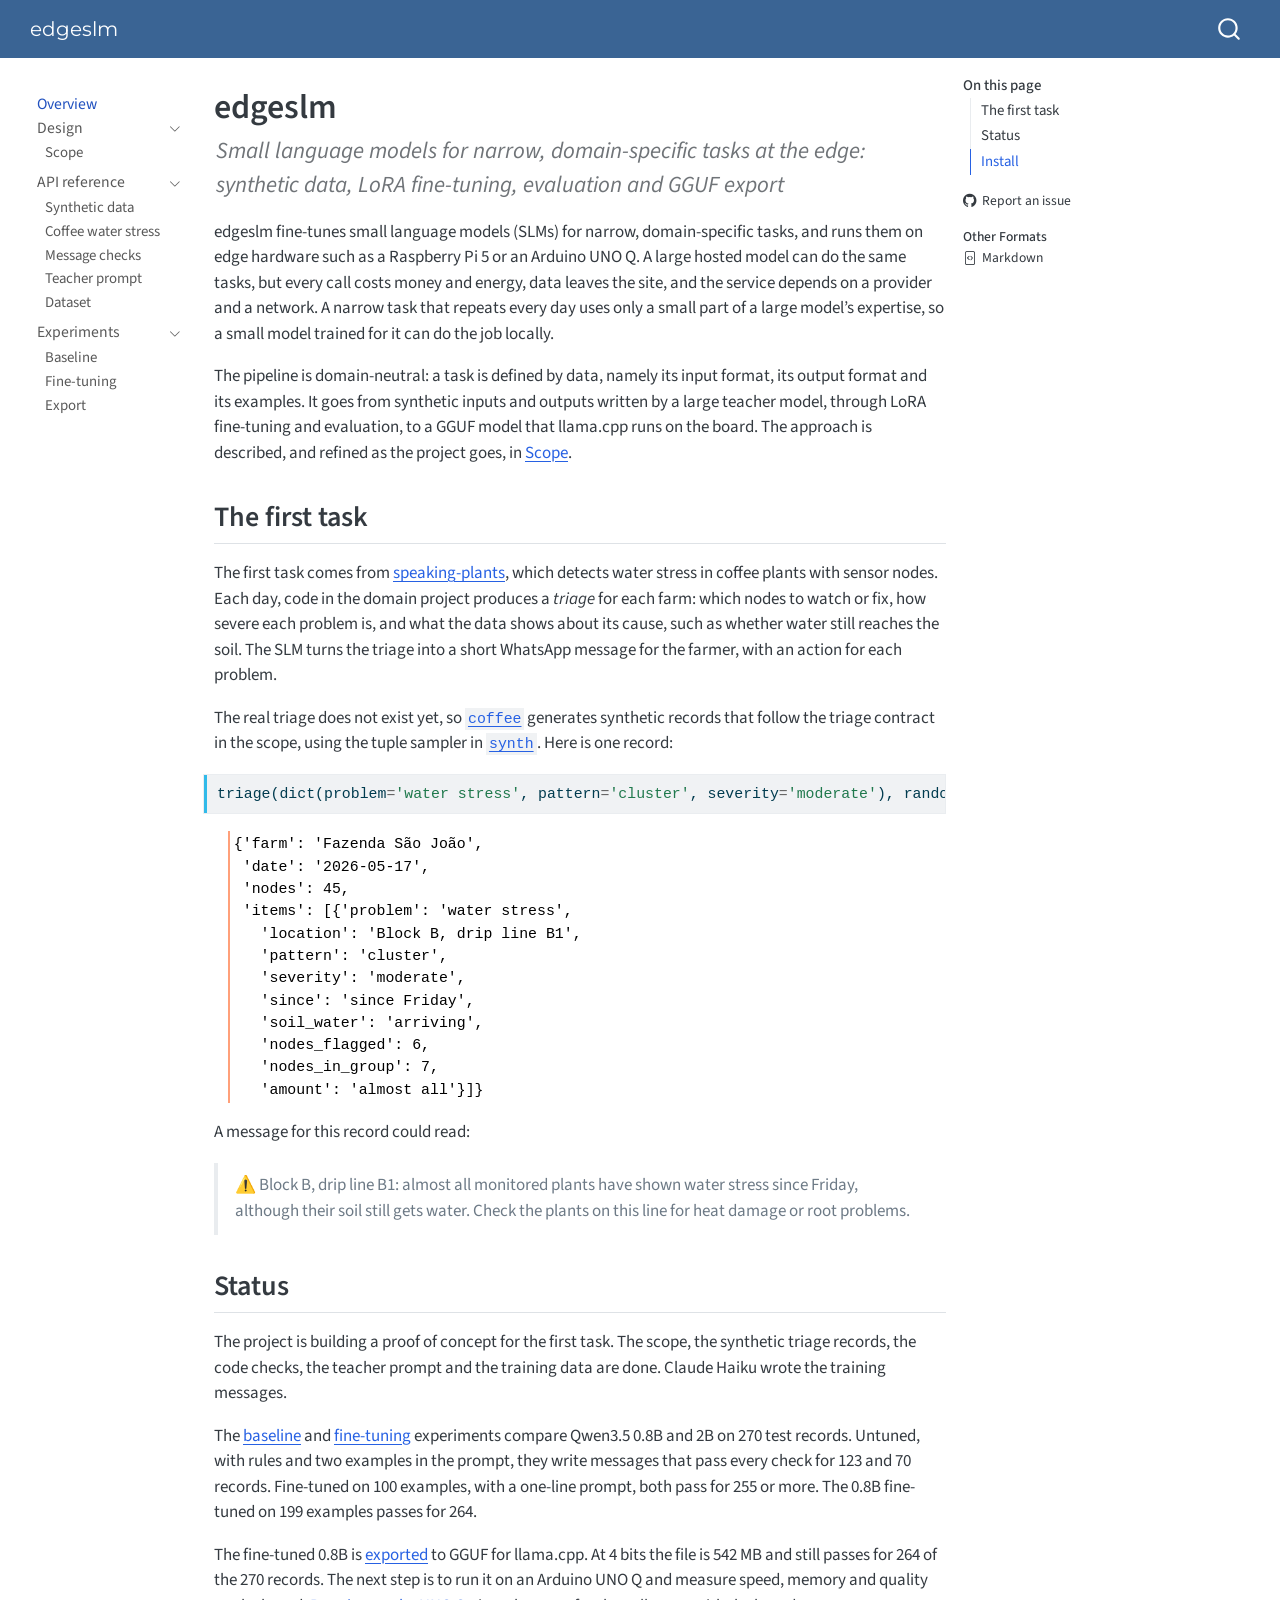
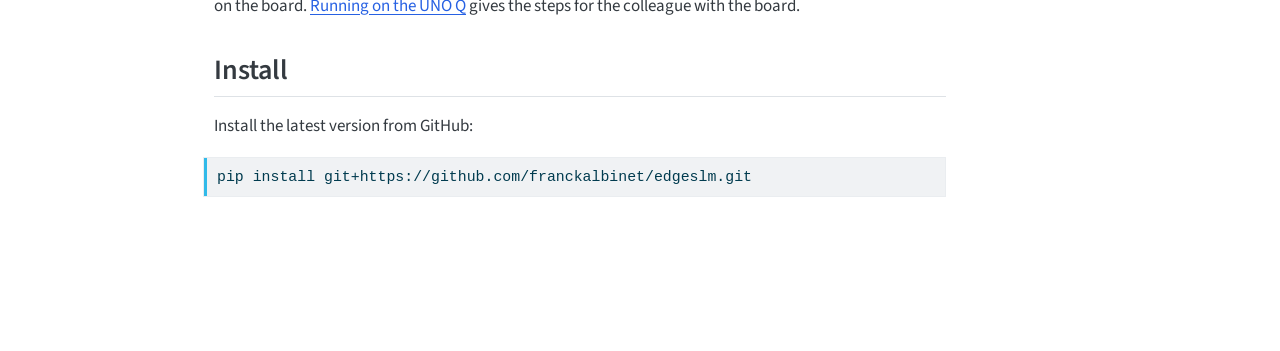
<file: index.html>
<!DOCTYPE html>
<html xmlns="http://www.w3.org/1999/xhtml" lang="en" xml:lang="en"><head>

<meta charset="utf-8">
<meta name="generator" content="quarto-1.10.20">

<meta name="viewport" content="width=device-width, initial-scale=1.0, user-scalable=yes">

<meta name="description" content="Small language models for narrow, domain-specific tasks at the edge: synthetic data, LoRA fine-tuning, evaluation and GGUF export">

<title>edgeslm</title>
<style>
/* Default styles provided by pandoc.
** See https://pandoc.org/MANUAL.html#variables-for-html for config info.
*/
span.smallcaps{font-variant: small-caps;}
div.columns{display: flex; gap: 1.5em;}
div.column{flex: auto;}
@media screen {
div.columns{gap: min(4vw, 1.5em);}
div.column{overflow-x: auto;}
}
div.hanging-indent{margin-left: 1.5em; text-indent: -1.5em;}
ul.task-list{list-style: none;}
ul.task-list li input[type="checkbox"] {
  width: 0.8em;
  margin: 0 0.8em 0.2em -1em; /* quarto-specific, see https://github.com/quarto-dev/quarto-cli/issues/4556 */ 
  vertical-align: middle;
}
/* CSS for syntax highlighting */
html { -webkit-text-size-adjust: 100%; }
pre > code.sourceCode { white-space: pre; position: relative; }
pre > code.sourceCode > span { display: inline-block; line-height: 1.25; }
pre > code.sourceCode > span:empty { height: 1.2em; }
.sourceCode { overflow: visible; }
code.sourceCode > span { color: inherit; text-decoration: inherit; }
div.sourceCode { margin: 1em 0; }
pre.sourceCode { margin: 0; }
@media screen {
div.sourceCode { overflow: auto; }
}
@media print {
pre > code.sourceCode { white-space: pre-wrap; }
pre > code.sourceCode > span { text-indent: -5em; padding-left: 5em; }
}
pre.numberSource code
  { counter-reset: source-line 0; }
pre.numberSource code > span
  { position: relative; left: -4em; counter-increment: source-line; }
pre.numberSource code > span > a:first-child::before
  { content: counter(source-line);
    position: relative; left: -1em; text-align: right; vertical-align: baseline;
    border: none; display: inline-block;
    -webkit-touch-callout: none; -webkit-user-select: none;
    -khtml-user-select: none; -moz-user-select: none;
    -ms-user-select: none; user-select: none;
    padding: 0 4px; width: 4em;
  }
pre.numberSource { margin-left: 3em;  padding-left: 4px; }
div.sourceCode
  {   }
@media screen {
pre > code.sourceCode > span > a:first-child::before { text-decoration: underline; }
}
</style>


<script src="site_libs/quarto-nav/quarto-nav.js"></script>
<script src="site_libs/quarto-nav/headroom.min.js"></script>
<script src="site_libs/clipboard/clipboard.min.js"></script>
<script src="site_libs/quarto-search/autocomplete.umd.js"></script>
<script src="site_libs/quarto-search/fuse.min.js"></script>
<script src="site_libs/quarto-search/quarto-search.js"></script>
<meta name="quarto:offset" content="./">
<script src="site_libs/quarto-html/quarto.js" type="module"></script>
<script src="site_libs/quarto-html/tabsets/tabsets.js" type="module"></script>
<script src="site_libs/quarto-html/popper.min.js"></script>
<script src="site_libs/quarto-html/tippy.umd.min.js"></script>
<script src="site_libs/quarto-html/anchor.min.js"></script>
<link href="site_libs/quarto-html/tippy.css" rel="stylesheet">
<link href="site_libs/quarto-html/quarto-syntax-highlighting-17888a1159294d3eb470f19f6f52f5a5.css" rel="stylesheet" id="quarto-text-highlighting-styles">
<script src="site_libs/bootstrap/bootstrap.min.js"></script>
<link href="site_libs/bootstrap/bootstrap-icons.css" rel="stylesheet">
<link href="site_libs/bootstrap/bootstrap-4a0132d6516ed1437d66c2742ecec8d8.min.css" rel="stylesheet" append-hash="true" id="quarto-bootstrap" data-mode="light">
<script id="quarto-search-options" type="application/json">{
  "location": "navbar",
  "copy-button": false,
  "collapse-after": 3,
  "panel-placement": "end",
  "type": "overlay",
  "limit": 50,
  "keyboard-shortcut": [
    "f",
    "/",
    "s"
  ],
  "show-item-context": false,
  "language": {
    "search-no-results-text": "No results",
    "search-matching-documents-text": "matching documents",
    "search-copy-link-title": "Copy link to search",
    "search-hide-matches-text": "Hide additional matches",
    "search-more-match-text": "more match in this document",
    "search-more-matches-text": "more matches in this document",
    "search-clear-button-title": "Clear",
    "search-text-placeholder": "",
    "search-detached-cancel-button-title": "Cancel",
    "search-submit-button-title": "Submit",
    "search-label": "Search"
  }
}</script>


<link rel="stylesheet" href="styles.css">
<meta property="og:title" content="edgeslm">
<meta property="og:description" content="Small language models for narrow, domain-specific tasks at the edge: synthetic data, LoRA fine-tuning, evaluation and GGUF export">
<meta property="og:site_name" content="edgeslm">
<meta name="twitter:title" content="edgeslm">
<meta name="twitter:description" content="Small language models for narrow, domain-specific tasks at the edge: synthetic data, LoRA fine-tuning, evaluation and GGUF export">
<meta name="twitter:card" content="summary">
</head>

<body class="nav-sidebar floating nav-fixed quarto-light">

<div id="quarto-search-results"></div>
  <header id="quarto-header" class="headroom fixed-top">
    <nav class="navbar navbar-expand-lg " data-bs-theme="dark">
      <div class="navbar-container container-fluid">
      <div class="navbar-brand-container mx-auto">
    <a class="navbar-brand" href="./index.html">
    <span class="navbar-title">edgeslm</span>
    </a>
  </div>
        <div class="quarto-navbar-tools tools-end">
</div>
          <div id="quarto-search" class="" title="Search"></div>
      </div> <!-- /container-fluid -->
    </nav>
  <nav class="quarto-secondary-nav">
    <div class="container-fluid d-flex">
      <button type="button" class="quarto-btn-toggle btn" data-bs-toggle="collapse" role="button" data-bs-target=".quarto-sidebar-collapse-item" aria-controls="quarto-sidebar" aria-expanded="false" aria-label="Toggle sidebar navigation" onclick="if (window.quartoToggleHeadroom) { window.quartoToggleHeadroom(); }">
        <i class="bi bi-layout-text-sidebar-reverse"></i>
      </button>
        <nav class="quarto-page-breadcrumbs" aria-label="breadcrumb"><ol class="breadcrumb"><li class="breadcrumb-item"><a href="./index.html">Overview</a></li></ol></nav>
        <a class="flex-grow-1" role="navigation" data-bs-toggle="collapse" data-bs-target=".quarto-sidebar-collapse-item" aria-controls="quarto-sidebar" aria-expanded="false" aria-label="Toggle sidebar navigation" onclick="if (window.quartoToggleHeadroom) { window.quartoToggleHeadroom(); }">      
        </a>
    </div>
  </nav>
</header>
<!-- content -->
<div id="quarto-content" class="quarto-container page-columns page-rows-contents page-layout-article page-navbar">
<!-- sidebar -->
  <nav id="quarto-sidebar" class="sidebar collapse collapse-horizontal quarto-sidebar-collapse-item sidebar-navigation floating overflow-auto">
    <div class="sidebar-menu-container"> 
    <ul class="list-unstyled mt-1">
        <li class="sidebar-item">
  <div class="sidebar-item-container"> 
  <a href="./index.html" class="sidebar-item-text sidebar-link active">
 <span class="menu-text">Overview</span></a>
  </div>
</li>
        <li class="sidebar-item sidebar-item-section">
      <div class="sidebar-item-container"> 
            <a class="sidebar-item-text sidebar-link text-start" data-bs-toggle="collapse" data-bs-target="#quarto-sidebar-section-1" role="navigation" aria-expanded="true">
 <span class="menu-text">Design</span></a>
          <a class="sidebar-item-toggle text-start" data-bs-toggle="collapse" data-bs-target="#quarto-sidebar-section-1" role="navigation" aria-expanded="true" aria-label="Toggle section">
            <i class="bi bi-chevron-right ms-2"></i>
          </a> 
      </div>
      <ul id="quarto-sidebar-section-1" class="collapse list-unstyled sidebar-section depth1 show">  
          <li class="sidebar-item">
  <div class="sidebar-item-container"> 
  <a href="./design/scope.html" class="sidebar-item-text sidebar-link">
 <span class="menu-text">Scope</span></a>
  </div>
</li>
      </ul>
  </li>
        <li class="sidebar-item sidebar-item-section">
      <div class="sidebar-item-container"> 
            <a class="sidebar-item-text sidebar-link text-start" data-bs-toggle="collapse" data-bs-target="#quarto-sidebar-section-2" role="navigation" aria-expanded="true">
 <span class="menu-text">API reference</span></a>
          <a class="sidebar-item-toggle text-start" data-bs-toggle="collapse" data-bs-target="#quarto-sidebar-section-2" role="navigation" aria-expanded="true" aria-label="Toggle section">
            <i class="bi bi-chevron-right ms-2"></i>
          </a> 
      </div>
      <ul id="quarto-sidebar-section-2" class="collapse list-unstyled sidebar-section depth1 show">  
          <li class="sidebar-item">
  <div class="sidebar-item-container"> 
  <a href="./synth.html" class="sidebar-item-text sidebar-link">
 <span class="menu-text">Synthetic data</span></a>
  </div>
</li>
          <li class="sidebar-item">
  <div class="sidebar-item-container"> 
  <a href="./coffee.html" class="sidebar-item-text sidebar-link">
 <span class="menu-text">Coffee water stress</span></a>
  </div>
</li>
          <li class="sidebar-item">
  <div class="sidebar-item-container"> 
  <a href="./checks.html" class="sidebar-item-text sidebar-link">
 <span class="menu-text">Message checks</span></a>
  </div>
</li>
          <li class="sidebar-item">
  <div class="sidebar-item-container"> 
  <a href="./teacher.html" class="sidebar-item-text sidebar-link">
 <span class="menu-text">Teacher prompt</span></a>
  </div>
</li>
          <li class="sidebar-item">
  <div class="sidebar-item-container"> 
  <a href="./dataset.html" class="sidebar-item-text sidebar-link">
 <span class="menu-text">Dataset</span></a>
  </div>
</li>
      </ul>
  </li>
        <li class="sidebar-item sidebar-item-section">
      <div class="sidebar-item-container"> 
            <a class="sidebar-item-text sidebar-link text-start" data-bs-toggle="collapse" data-bs-target="#quarto-sidebar-section-3" role="navigation" aria-expanded="true">
 <span class="menu-text">Experiments</span></a>
          <a class="sidebar-item-toggle text-start" data-bs-toggle="collapse" data-bs-target="#quarto-sidebar-section-3" role="navigation" aria-expanded="true" aria-label="Toggle section">
            <i class="bi bi-chevron-right ms-2"></i>
          </a> 
      </div>
      <ul id="quarto-sidebar-section-3" class="collapse list-unstyled sidebar-section depth1 show">  
          <li class="sidebar-item">
  <div class="sidebar-item-container"> 
  <a href="./baseline.html" class="sidebar-item-text sidebar-link">
 <span class="menu-text">Baseline</span></a>
  </div>
</li>
          <li class="sidebar-item">
  <div class="sidebar-item-container"> 
  <a href="./finetune.html" class="sidebar-item-text sidebar-link">
 <span class="menu-text">Fine-tuning</span></a>
  </div>
</li>
          <li class="sidebar-item">
  <div class="sidebar-item-container"> 
  <a href="./export.html" class="sidebar-item-text sidebar-link">
 <span class="menu-text">Export</span></a>
  </div>
</li>
      </ul>
  </li>
    </ul>
    </div>
</nav>
<div id="quarto-sidebar-glass" class="quarto-sidebar-collapse-item" data-bs-toggle="collapse" data-bs-target=".quarto-sidebar-collapse-item"></div>
<!-- margin-sidebar -->
    <div id="quarto-margin-sidebar" class="sidebar margin-sidebar">
        <nav id="TOC" role="doc-toc" class="toc-active">
    <h2 id="toc-title">On this page</h2>
   
  <ul>
  <li><a href="#the-first-task" id="toc-the-first-task" class="nav-link active" data-scroll-target="#the-first-task">The first task</a></li>
  <li><a href="#status" id="toc-status" class="nav-link" data-scroll-target="#status">Status</a></li>
  <li><a href="#install" id="toc-install" class="nav-link" data-scroll-target="#install">Install</a></li>
  </ul>
<div class="toc-actions"><ul><li><a href="https://github.com/franckalbinet/edgeslm/issues/new" class="toc-action"><i class="bi bi-github"></i>Report an issue</a></li></ul></div><div class="quarto-alternate-formats"><h2>Other Formats</h2><ul><li><a href="index.html.md"><i class="bi bi-file-code"></i>Markdown</a></li></ul></div></nav>
    </div>
<!-- main -->
<main class="content" id="quarto-document-content">

<header id="title-block-header" class="quarto-title-block default">
<div class="quarto-title">
<h1 class="title">edgeslm</h1>
</div>

<div>
  <div class="description">
    Small language models for narrow, domain-specific tasks at the edge: synthetic data, LoRA fine-tuning, evaluation and GGUF export
  </div>
</div>


<div class="quarto-title-meta">

    
  
    
  </div>
  


</header>


<!-- WARNING: THIS FILE WAS AUTOGENERATED! DO NOT EDIT! -->
<p>edgeslm fine-tunes small language models (SLMs) for narrow, domain-specific tasks, and runs them on edge hardware such as a Raspberry Pi 5 or an Arduino UNO Q. A large hosted model can do the same tasks, but every call costs money and energy, data leaves the site, and the service depends on a provider and a network. A narrow task that repeats every day uses only a small part of a large model’s expertise, so a small model trained for it can do the job locally.</p>
<p>The pipeline is domain-neutral: a task is defined by data, namely its input format, its output format and its examples. It goes from synthetic inputs and outputs written by a large teacher model, through LoRA fine-tuning and evaluation, to a GGUF model that llama.cpp runs on the board. The approach is described, and refined as the project goes, in <a href="https://franckalbinet.github.io/edgeslm/design/scope.html">Scope</a>.</p>
<section id="the-first-task" class="level2">
<h2 class="anchored" data-anchor-id="the-first-task">The first task</h2>
<p>The first task comes from <a href="https://fr.anckalbi.net/speaking-plants/">speaking-plants</a>, which detects water stress in coffee plants with sensor nodes. Each day, code in the domain project produces a <em>triage</em> for each farm: which nodes to watch or fix, how severe each problem is, and what the data shows about its cause, such as whether water still reaches the soil. The SLM turns the triage into a short WhatsApp message for the farmer, with an action for each problem.</p>
<p>The real triage does not exist yet, so <a href="https://franckalbinet.github.io/edgeslm/coffee.html"><code>coffee</code></a> generates synthetic records that follow the triage contract in the scope, using the tuple sampler in <a href="https://franckalbinet.github.io/edgeslm/synth.html"><code>synth</code></a>. Here is one record:</p>
<div id="b6359823" class="cell">
<div class="code-copy-outer-scaffold"><div class="sourceCode cell-code" id="cb1"><pre class="sourceCode python code-with-copy"><code class="sourceCode python"><span id="cb1-1"><a href="#cb1-1" aria-hidden="true" tabindex="-1"></a>triage(<span class="bu">dict</span>(problem<span class="op">=</span><span class="st">'water stress'</span>, pattern<span class="op">=</span><span class="st">'cluster'</span>, severity<span class="op">=</span><span class="st">'moderate'</span>), random.Random(<span class="dv">0</span>))</span></code></pre></div><button title="Copy to Clipboard" class="code-copy-button"><i class="bi"></i></button></div>
<div class="cell-output cell-output-display">
<pre><code>{'farm': 'Fazenda São João',
 'date': '2026-05-17',
 'nodes': 45,
 'items': [{'problem': 'water stress',
   'location': 'Block B, drip line B1',
   'pattern': 'cluster',
   'severity': 'moderate',
   'since': 'since Friday',
   'soil_water': 'arriving',
   'nodes_flagged': 6,
   'nodes_in_group': 7,
   'amount': 'almost all'}]}</code></pre>
</div>
</div>
<p>A message for this record could read:</p>
<blockquote class="blockquote">
<p>⚠️ Block B, drip line B1: almost all monitored plants have shown water stress since Friday, although their soil still gets water. Check the plants on this line for heat damage or root problems.</p>
</blockquote>
</section>
<section id="status" class="level2">
<h2 class="anchored" data-anchor-id="status">Status</h2>
<p>The project is building a proof of concept for the first task. The scope, the synthetic triage records, the code checks, the teacher prompt and the training data are done. Claude Haiku wrote the training messages.</p>
<p>The <a href="./baseline.html">baseline</a> and <a href="./finetune.html">fine-tuning</a> experiments compare Qwen3.5 0.8B and 2B on 270 test records. Untuned, with rules and two examples in the prompt, they write messages that pass every check for 123 and 70 records. Fine-tuned on 100 examples, with a one-line prompt, both pass for 255 or more. The 0.8B fine-tuned on 199 examples passes for 264.</p>
<p>The fine-tuned 0.8B is <a href="./export.html">exported</a> to GGUF for llama.cpp. At 4 bits the file is 542 MB and still passes for 264 of the 270 records. The next step is to run it on an Arduino UNO Q and measure speed, memory and quality on the board. <a href="./export.html#running-on-the-uno-q">Running on the UNO Q</a> gives the steps for the colleague with the board.</p>
</section>
<section id="install" class="level2">
<h2 class="anchored" data-anchor-id="install">Install</h2>
<p>Install the latest version from GitHub:</p>
<div class="code-copy-outer-scaffold"><div class="sourceCode" id="cb3"><pre class="sourceCode sh code-with-copy"><code class="sourceCode bash"><span id="cb3-1"><a href="#cb3-1" aria-hidden="true" tabindex="-1"></a><span class="ex">pip</span> install git+https://github.com/franckalbinet/edgeslm.git</span></code></pre></div><button title="Copy to Clipboard" class="code-copy-button"><i class="bi"></i></button></div>


</section>

</main> <!-- /main -->
<script id="quarto-html-after-body" type="application/javascript">
  window.document.addEventListener("DOMContentLoaded", function (event) {
    const icon = "";
    const anchorJS = new window.AnchorJS();
    anchorJS.options = {
      placement: 'right',
      icon: icon
    };
    anchorJS.add('.anchored');
    const isCodeAnnotation = (el) => {
      for (const clz of el.classList) {
        if (clz.startsWith('code-annotation-')) {                     
          return true;
        }
      }
      return false;
    }
    const onCopySuccess = function(e) {
      // button target
      const button = e.trigger;
      // don't keep focus
      button.blur();
      // flash "checked"
      button.classList.add('code-copy-button-checked');
      var currentTitle = button.getAttribute("title");
      button.setAttribute("title", "Copied!");
      let tooltip;
      if (window.bootstrap) {
        button.setAttribute("data-bs-toggle", "tooltip");
        button.setAttribute("data-bs-placement", "left");
        button.setAttribute("data-bs-title", "Copied!");
        tooltip = new bootstrap.Tooltip(button, 
          { trigger: "manual", 
            customClass: "code-copy-button-tooltip",
            offset: [0, -8]});
        tooltip.show();    
      }
      setTimeout(function() {
        if (tooltip) {
          tooltip.hide();
          button.removeAttribute("data-bs-title");
          button.removeAttribute("data-bs-toggle");
          button.removeAttribute("data-bs-placement");
        }
        button.setAttribute("title", currentTitle);
        button.classList.remove('code-copy-button-checked');
      }, 1000);
      // clear code selection
      e.clearSelection();
    }
    const getTextToCopy = function(trigger) {
      const outerScaffold = trigger.parentElement.cloneNode(true);
      const codeEl = outerScaffold.querySelector('code');
      for (const childEl of codeEl.children) {
        if (isCodeAnnotation(childEl)) {
          childEl.remove();
        }
      }
      return codeEl.innerText;
    }
    const clipboard = new window.ClipboardJS('.code-copy-button:not([data-in-quarto-modal])', {
      text: getTextToCopy
    });
    clipboard.on('success', onCopySuccess);
    if (window.document.getElementById('quarto-embedded-source-code-modal')) {
      const clipboardModal = new window.ClipboardJS('.code-copy-button[data-in-quarto-modal]', {
        text: getTextToCopy,
        container: window.document.getElementById('quarto-embedded-source-code-modal')
      });
      clipboardModal.on('success', onCopySuccess);
    }
    const viewSource = window.document.getElementById('quarto-view-source') ||
                       window.document.getElementById('quarto-code-tools-source');
    if (viewSource) {
      const sourceUrl = viewSource.getAttribute("data-quarto-source-url");
      viewSource.addEventListener("click", function(e) {
        if (sourceUrl) {
          // rstudio viewer pane
          if (/\bcapabilities=\b/.test(window.location)) {
            window.open(sourceUrl);
          } else {
            window.location.href = sourceUrl;
          }
        } else {
          const modal = new bootstrap.Modal(document.getElementById('quarto-embedded-source-code-modal'));
          modal.show();
        }
        return false;
      });
    }
    function toggleCodeHandler(show) {
      return function(e) {
        const cellDetails = window.document.querySelectorAll(".cell details.code-fold");
        for (let i=0; i<cellDetails.length; i++) {
          const details = cellDetails[i];
          if (show) {
            details.open = true;
          } else {
            details.removeAttribute("open");
          }
        }
        const cellCodeDivs = window.document.querySelectorAll(".cell div.sourceCode.cell-code");
        const fromCls = show ? "hidden" : "unhidden";
        const toCls = show ? "unhidden" : "hidden";
        for (let i=0; i<cellCodeDivs.length; i++) {
          const codeDiv = cellCodeDivs[i];
          if (codeDiv.classList.contains(fromCls)) {
            codeDiv.classList.remove(fromCls);
            codeDiv.classList.add(toCls);
          } 
        }
        return false;
      }
    }
    const hideAllCode = window.document.getElementById("quarto-hide-all-code");
    if (hideAllCode) {
      hideAllCode.addEventListener("click", toggleCodeHandler(false));
    }
    const showAllCode = window.document.getElementById("quarto-show-all-code");
    if (showAllCode) {
      showAllCode.addEventListener("click", toggleCodeHandler(true));
    }
      var localhostRegex = new RegExp(/^(?:http|https):\/\/localhost\:?[0-9]*\//);
      var mailtoRegex = new RegExp(/^mailto:/);
        var filterRegex = new RegExp("https:\/\/franckalbinet\.github\.io\/edgeslm");
      var isInternal = (href) => {
          return filterRegex.test(href) || localhostRegex.test(href) || mailtoRegex.test(href);
      }
      // Inspect non-navigation links and adorn them if external
     var links = window.document.querySelectorAll('a[href]:not(.nav-link):not(.navbar-brand):not(.toc-action):not(.sidebar-link):not(.sidebar-item-toggle):not(.pagination-link):not(.no-external):not([aria-hidden]):not(.dropdown-item):not(.quarto-navigation-tool):not(.about-link)');
      for (var i=0; i<links.length; i++) {
        const link = links[i];
        if (!isInternal(link.href)) {
          // undo the damage that might have been done by quarto-nav.js in the case of
          // links that we want to consider external
          if (link.dataset.originalHref !== undefined) {
            link.href = link.dataset.originalHref;
          }
        }
      }
    function tippyHover(el, contentFn, onTriggerFn, onUntriggerFn) {
      const config = {
        allowHTML: true,
        maxWidth: 500,
        delay: 100,
        arrow: false,
        appendTo: function(el) {
            return el.parentElement;
        },
        interactive: true,
        interactiveBorder: 10,
        theme: 'quarto',
        placement: 'bottom-start',
      };
      if (contentFn) {
        config.content = contentFn;
      }
      if (onTriggerFn) {
        config.onTrigger = onTriggerFn;
      }
      if (onUntriggerFn) {
        config.onUntrigger = onUntriggerFn;
      }
      window.tippy(el, config); 
    }
    const noterefs = window.document.querySelectorAll('a[role="doc-noteref"]');
    for (var i=0; i<noterefs.length; i++) {
      const ref = noterefs[i];
      tippyHover(ref, function() {
        // use id or data attribute instead here
        let href = ref.getAttribute('data-footnote-href') || ref.getAttribute('href');
        try { href = new URL(href).hash; } catch {}
        const id = href.replace(/^#\/?/, "");
        const note = window.document.getElementById(id);
        if (note) {
          return note.innerHTML;
        } else {
          return "";
        }
      });
    }
    const xrefs = window.document.querySelectorAll('a.quarto-xref');
    const processXRef = (id, note) => {
      // Strip column container classes
      const stripColumnClz = (el) => {
        el.classList.remove("page-full", "page-columns");
        if (el.children) {
          for (const child of el.children) {
            stripColumnClz(child);
          }
        }
      }
      stripColumnClz(note)
      if (id === null || id.startsWith('sec-')) {
        // Special case sections, only their first couple elements
        const container = document.createElement("div");
        if (note.children && note.children.length > 2) {
          container.appendChild(note.children[0].cloneNode(true));
          for (let i = 1; i < note.children.length; i++) {
            const child = note.children[i];
            if (child.tagName === "P" && child.innerText === "") {
              continue;
            } else {
              container.appendChild(child.cloneNode(true));
              break;
            }
          }
          if (window.Quarto?.typesetMath) {
            window.Quarto.typesetMath(container);
          }
          return container.innerHTML
        } else {
          if (window.Quarto?.typesetMath) {
            window.Quarto.typesetMath(note);
          }
          return note.innerHTML;
        }
      } else {
        // Remove any anchor links if they are present
        const anchorLink = note.querySelector('a.anchorjs-link');
        if (anchorLink) {
          anchorLink.remove();
        }
        if (window.Quarto?.typesetMath) {
          window.Quarto.typesetMath(note);
        }
        if (note.classList.contains("callout")) {
          return note.outerHTML;
        } else {
          return note.innerHTML;
        }
      }
    }
    for (var i=0; i<xrefs.length; i++) {
      const xref = xrefs[i];
      tippyHover(xref, undefined, function(instance) {
        instance.disable();
        let url = xref.getAttribute('href');
        let hash = undefined; 
        if (url.startsWith('#')) {
          hash = url;
        } else {
          try { hash = new URL(url).hash; } catch {}
        }
        if (hash) {
          const id = hash.replace(/^#\/?/, "");
          const note = window.document.getElementById(id);
          if (note !== null) {
            try {
              const html = processXRef(id, note.cloneNode(true));
              instance.setContent(html);
            } finally {
              instance.enable();
              instance.show();
            }
          } else {
            // See if we can fetch this
            fetch(url.split('#')[0])
            .then(res => res.text())
            .then(html => {
              const parser = new DOMParser();
              const htmlDoc = parser.parseFromString(html, "text/html");
              const note = htmlDoc.getElementById(id);
              if (note !== null) {
                const html = processXRef(id, note);
                instance.setContent(html);
              } 
            }).finally(() => {
              instance.enable();
              instance.show();
            });
          }
        } else {
          // See if we can fetch a full url (with no hash to target)
          // This is a special case and we should probably do some content thinning / targeting
          fetch(url)
          .then(res => res.text())
          .then(html => {
            const parser = new DOMParser();
            const htmlDoc = parser.parseFromString(html, "text/html");
            const note = htmlDoc.querySelector('main.content');
            if (note !== null) {
              // This should only happen for chapter cross references
              // (since there is no id in the URL)
              // remove the first header
              if (note.children.length > 0 && note.children[0].tagName === "HEADER") {
                note.children[0].remove();
              }
              const html = processXRef(null, note);
              instance.setContent(html);
            } 
          }).finally(() => {
            instance.enable();
            instance.show();
          });
        }
      }, function(instance) {
      });
    }
        let selectedAnnoteEl;
        const selectorForAnnotation = ( cell, annotation) => {
          let cellAttr = 'data-code-cell="' + cell + '"';
          let lineAttr = 'data-code-annotation="' +  annotation + '"';
          const selector = 'span[' + cellAttr + '][' + lineAttr + ']';
          return selector;
        }
        const selectCodeLines = (annoteEl) => {
          const doc = window.document;
          const targetCell = annoteEl.getAttribute("data-target-cell");
          const targetAnnotation = annoteEl.getAttribute("data-target-annotation");
          const annoteSpan = window.document.querySelector(selectorForAnnotation(targetCell, targetAnnotation));
          const lines = annoteSpan.getAttribute("data-code-lines").split(",");
          const lineIds = lines.map((line) => {
            return targetCell + "-" + line;
          })
          let top = null;
          let height = null;
          let parent = null;
          if (lineIds.length > 0) {
              //compute the position of the single el (top and bottom and make a div)
              const el = window.document.getElementById(lineIds[0]);
              top = el.offsetTop;
              height = el.offsetHeight;
              parent = el.parentElement.parentElement;
            if (lineIds.length > 1) {
              const lastEl = window.document.getElementById(lineIds[lineIds.length - 1]);
              const bottom = lastEl.offsetTop + lastEl.offsetHeight;
              height = bottom - top;
            }
            if (top !== null && height !== null && parent !== null) {
              // cook up a div (if necessary) and position it 
              let div = window.document.getElementById("code-annotation-line-highlight");
              if (div === null) {
                div = window.document.createElement("div");
                div.setAttribute("id", "code-annotation-line-highlight");
                div.style.position = 'absolute';
                parent.appendChild(div);
              }
              div.style.top = top - 2 + "px";
              div.style.height = height + 4 + "px";
              div.style.left = 0;
              let gutterDiv = window.document.getElementById("code-annotation-line-highlight-gutter");
              if (gutterDiv === null) {
                gutterDiv = window.document.createElement("div");
                gutterDiv.setAttribute("id", "code-annotation-line-highlight-gutter");
                gutterDiv.style.position = 'absolute';
                const codeCell = window.document.getElementById(targetCell);
                const gutter = codeCell.querySelector('.code-annotation-gutter');
                gutter.appendChild(gutterDiv);
              }
              gutterDiv.style.top = top - 2 + "px";
              gutterDiv.style.height = height + 4 + "px";
            }
            selectedAnnoteEl = annoteEl;
          }
        };
        const unselectCodeLines = () => {
          const elementsIds = ["code-annotation-line-highlight", "code-annotation-line-highlight-gutter"];
          elementsIds.forEach((elId) => {
            const div = window.document.getElementById(elId);
            if (div) {
              div.remove();
            }
          });
          selectedAnnoteEl = undefined;
        };
          // Handle positioning of the toggle
      window.addEventListener(
        "resize",
        throttle(() => {
          elRect = undefined;
          if (selectedAnnoteEl) {
            selectCodeLines(selectedAnnoteEl);
          }
        }, 10)
      );
      function throttle(fn, ms) {
      let throttle = false;
      let timer;
        return (...args) => {
          if(!throttle) { // first call gets through
              fn.apply(this, args);
              throttle = true;
          } else { // all the others get throttled
              if(timer) clearTimeout(timer); // cancel #2
              timer = setTimeout(() => {
                fn.apply(this, args);
                timer = throttle = false;
              }, ms);
          }
        };
      }
        // Attach click handler to the DT
        const annoteDls = window.document.querySelectorAll('dt[data-target-cell]');
        for (const annoteDlNode of annoteDls) {
          annoteDlNode.addEventListener('click', (event) => {
            const clickedEl = event.target;
            if (clickedEl !== selectedAnnoteEl) {
              unselectCodeLines();
              const activeEl = window.document.querySelector('dt[data-target-cell].code-annotation-active');
              if (activeEl) {
                activeEl.classList.remove('code-annotation-active');
              }
              selectCodeLines(clickedEl);
              clickedEl.classList.add('code-annotation-active');
            } else {
              // Unselect the line
              unselectCodeLines();
              clickedEl.classList.remove('code-annotation-active');
            }
          });
        }
    const findCites = (el) => {
      const parentEl = el.parentElement;
      if (parentEl) {
        const cites = parentEl.dataset.cites;
        if (cites) {
          return {
            el,
            cites: cites.split(' ')
          };
        } else {
          return findCites(el.parentElement)
        }
      } else {
        return undefined;
      }
    };
    var bibliorefs = window.document.querySelectorAll('a[role="doc-biblioref"]');
    for (var i=0; i<bibliorefs.length; i++) {
      const ref = bibliorefs[i];
      const citeInfo = findCites(ref);
      if (citeInfo) {
        tippyHover(citeInfo.el, function() {
          var popup = window.document.createElement('div');
          citeInfo.cites.forEach(function(cite) {
            var citeDiv = window.document.createElement('div');
            citeDiv.classList.add('hanging-indent');
            citeDiv.classList.add('csl-entry');
            var biblioDiv = window.document.getElementById('ref-' + cite);
            if (biblioDiv) {
              citeDiv.innerHTML = biblioDiv.innerHTML;
            }
            popup.appendChild(citeDiv);
          });
          return popup.innerHTML;
        });
      }
    }
  });
  </script>
</div> <!-- /content -->




<footer class="footer"><div class="nav-footer"><div class="nav-footer-center"><div class="toc-actions d-sm-block d-md-none"><ul><li><a href="https://github.com/franckalbinet/edgeslm/issues/new" class="toc-action"><i class="bi bi-github"></i>Report an issue</a></li></ul></div></div></div></footer></body></html>
</file>
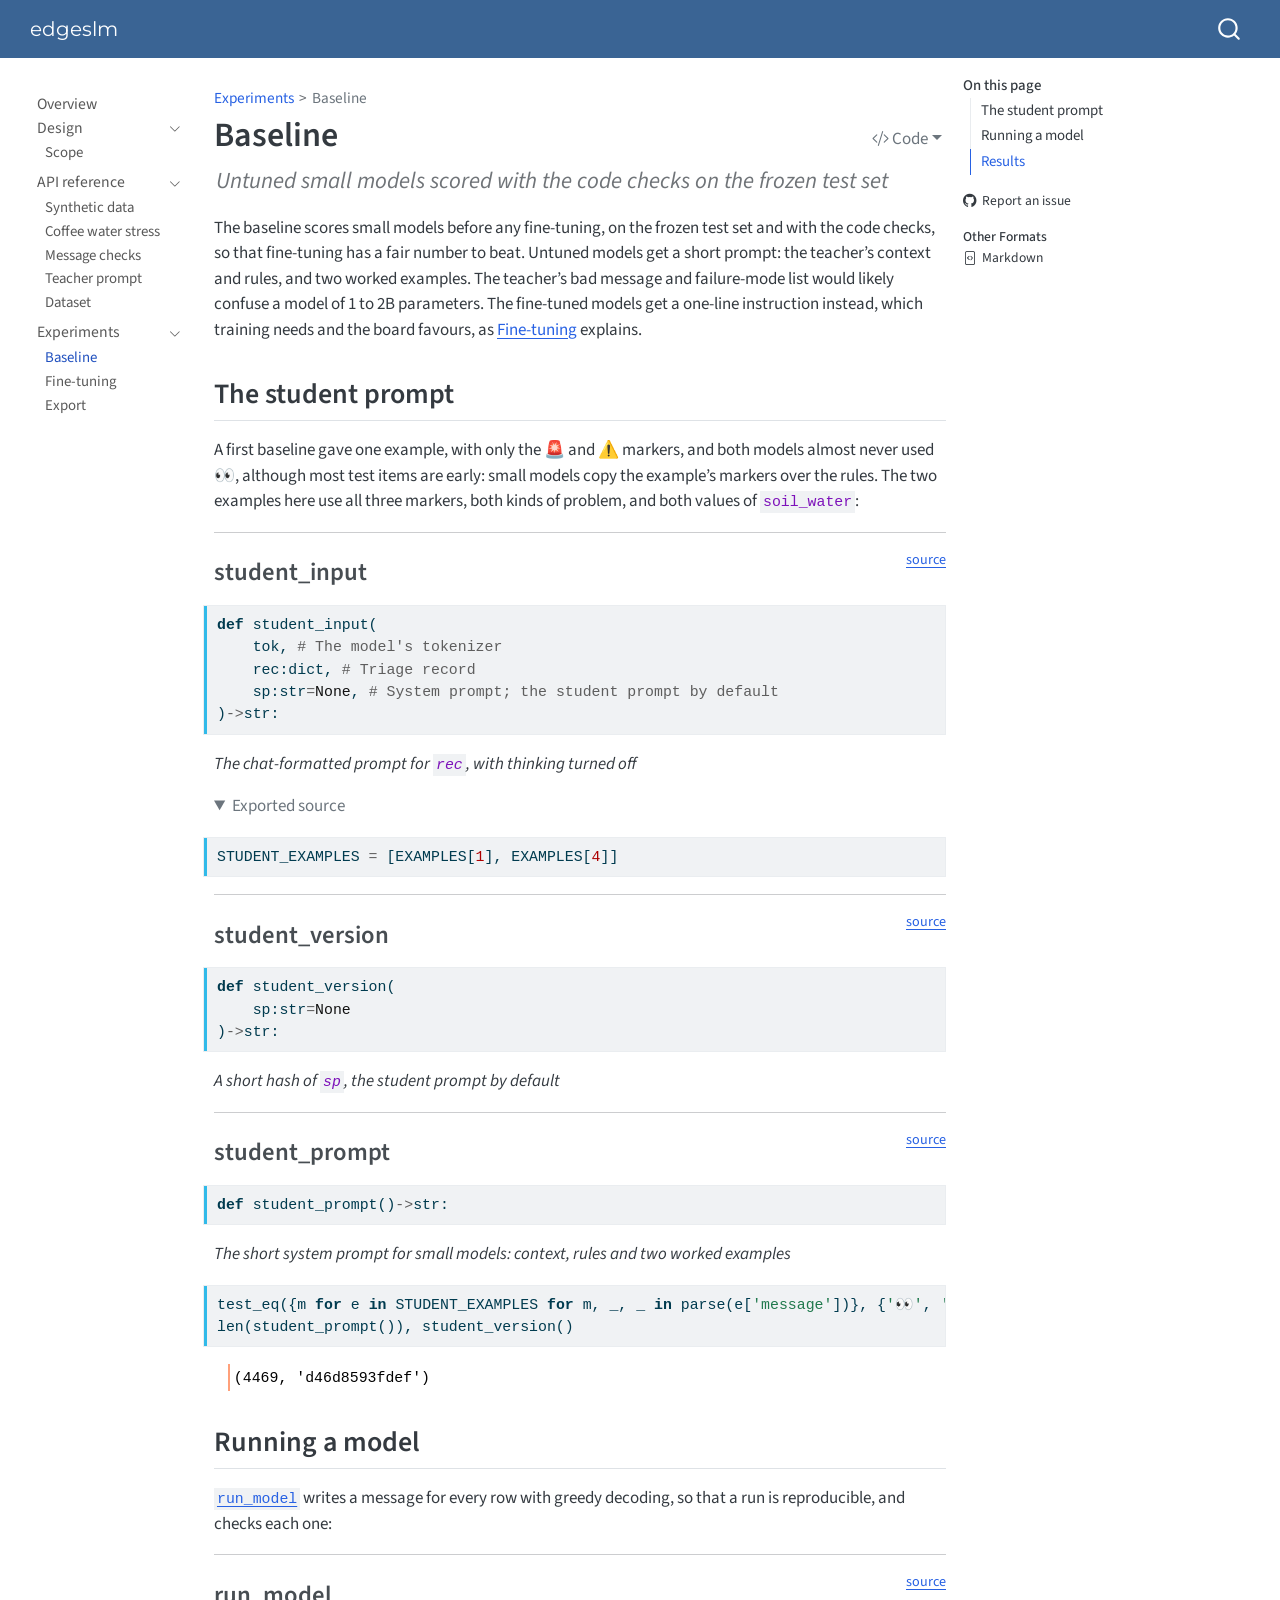
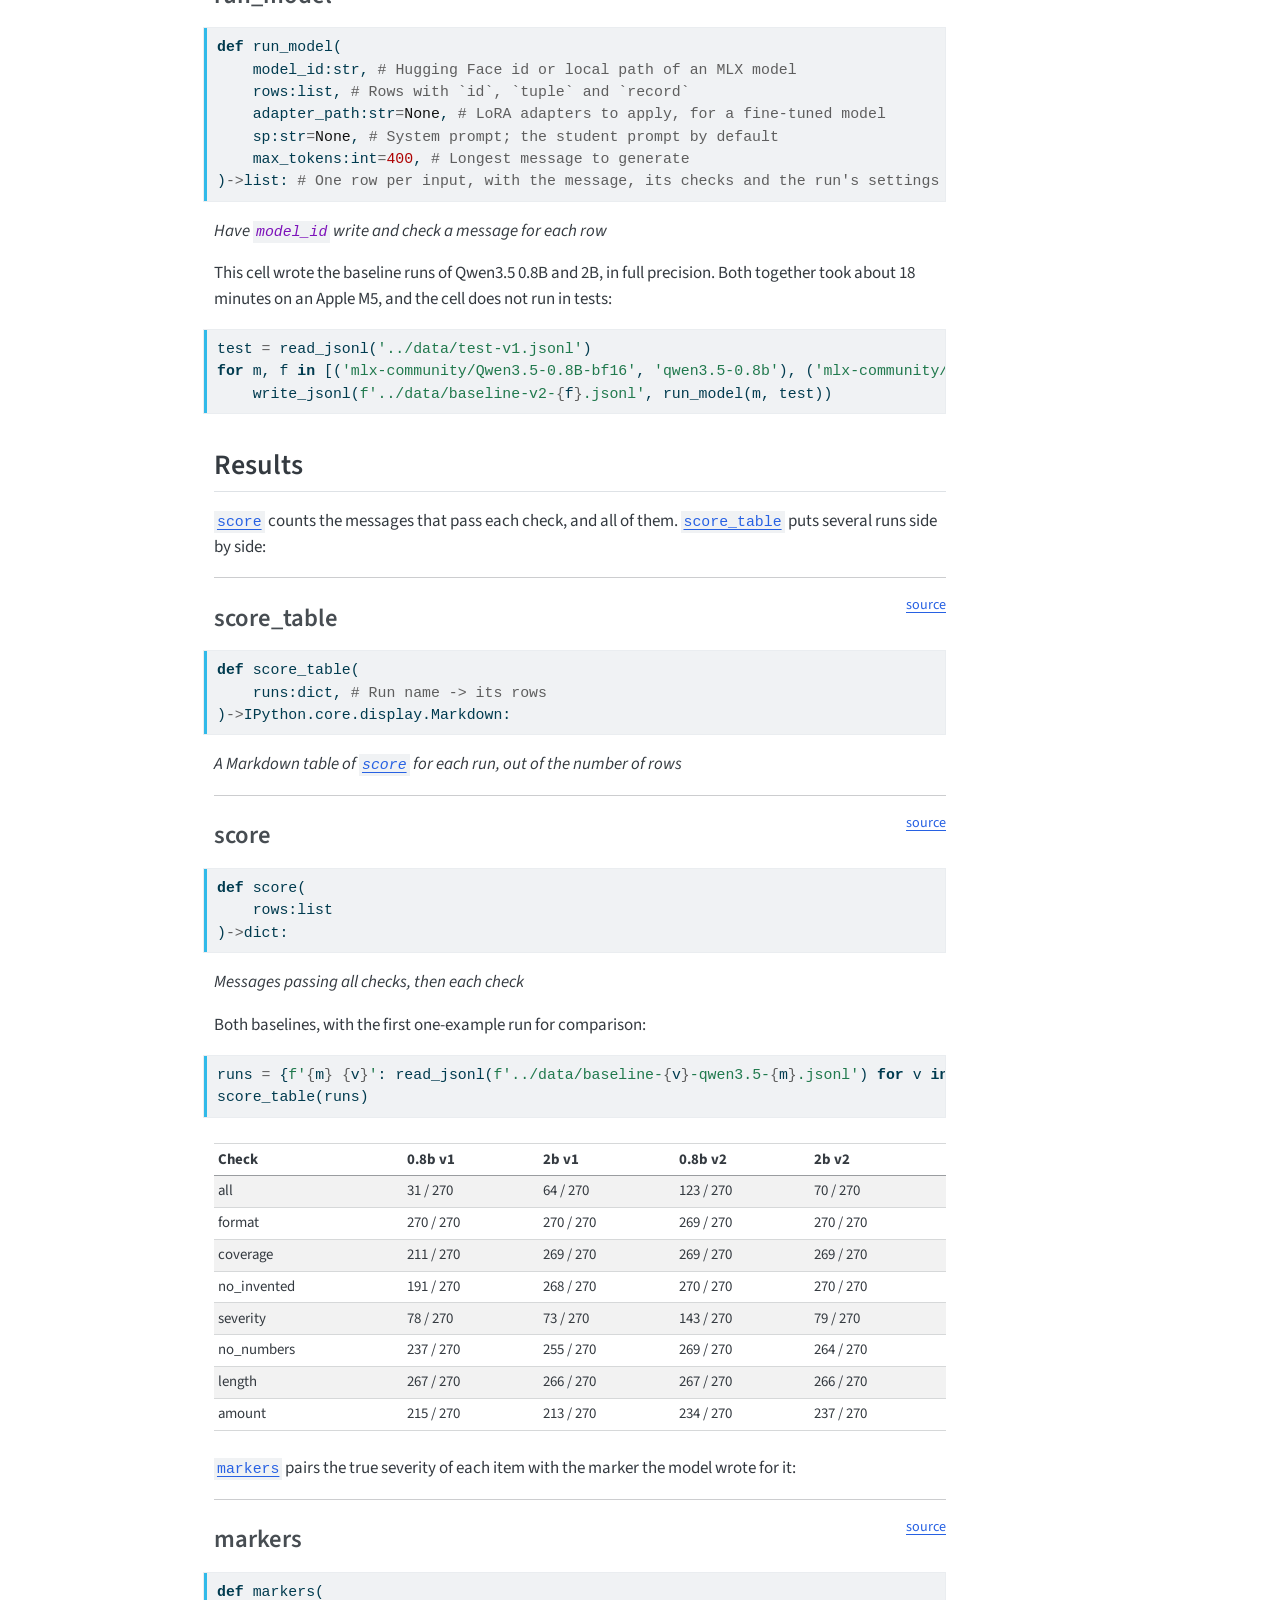
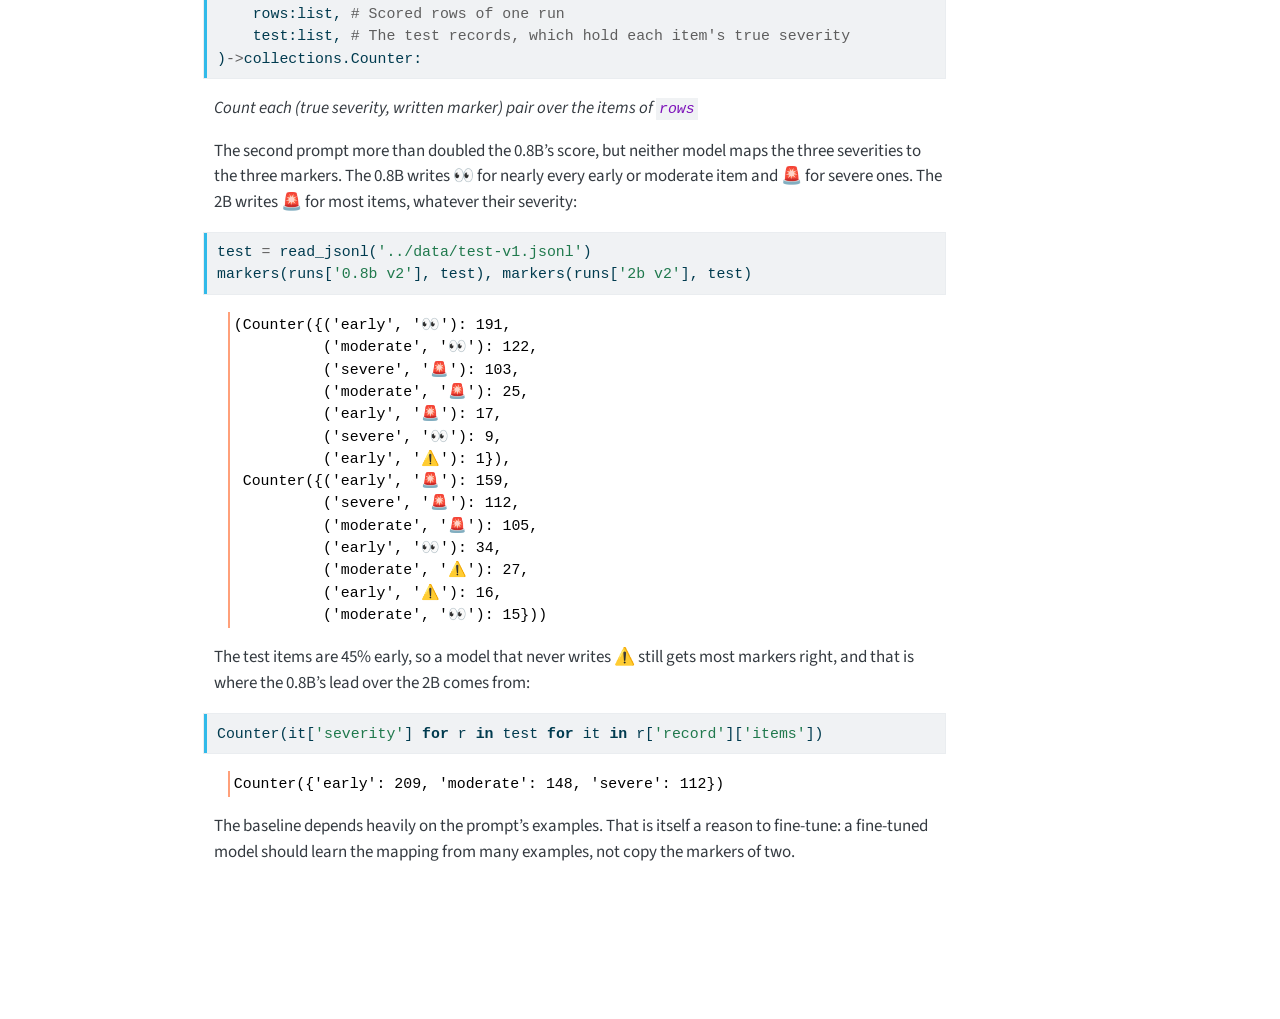
<file: baseline.html>
<!DOCTYPE html>
<html xmlns="http://www.w3.org/1999/xhtml" lang="en" xml:lang="en"><head>

<meta charset="utf-8">
<meta name="generator" content="quarto-1.10.20">

<meta name="viewport" content="width=device-width, initial-scale=1.0, user-scalable=yes">

<meta name="description" content="Untuned small models scored with the code checks on the frozen test set">

<title>Baseline – edgeslm</title>
<style>
/* Default styles provided by pandoc.
** See https://pandoc.org/MANUAL.html#variables-for-html for config info.
*/
span.smallcaps{font-variant: small-caps;}
div.columns{display: flex; gap: 1.5em;}
div.column{flex: auto;}
@media screen {
div.columns{gap: min(4vw, 1.5em);}
div.column{overflow-x: auto;}
}
div.hanging-indent{margin-left: 1.5em; text-indent: -1.5em;}
ul.task-list{list-style: none;}
ul.task-list li input[type="checkbox"] {
  width: 0.8em;
  margin: 0 0.8em 0.2em -1em; /* quarto-specific, see https://github.com/quarto-dev/quarto-cli/issues/4556 */ 
  vertical-align: middle;
}
/* CSS for syntax highlighting */
html { -webkit-text-size-adjust: 100%; }
pre > code.sourceCode { white-space: pre; position: relative; }
pre > code.sourceCode > span { display: inline-block; line-height: 1.25; }
pre > code.sourceCode > span:empty { height: 1.2em; }
.sourceCode { overflow: visible; }
code.sourceCode > span { color: inherit; text-decoration: inherit; }
div.sourceCode { margin: 1em 0; }
pre.sourceCode { margin: 0; }
@media screen {
div.sourceCode { overflow: auto; }
}
@media print {
pre > code.sourceCode { white-space: pre-wrap; }
pre > code.sourceCode > span { text-indent: -5em; padding-left: 5em; }
}
pre.numberSource code
  { counter-reset: source-line 0; }
pre.numberSource code > span
  { position: relative; left: -4em; counter-increment: source-line; }
pre.numberSource code > span > a:first-child::before
  { content: counter(source-line);
    position: relative; left: -1em; text-align: right; vertical-align: baseline;
    border: none; display: inline-block;
    -webkit-touch-callout: none; -webkit-user-select: none;
    -khtml-user-select: none; -moz-user-select: none;
    -ms-user-select: none; user-select: none;
    padding: 0 4px; width: 4em;
  }
pre.numberSource { margin-left: 3em;  padding-left: 4px; }
div.sourceCode
  {   }
@media screen {
pre > code.sourceCode > span > a:first-child::before { text-decoration: underline; }
}
</style>


<script src="site_libs/quarto-nav/quarto-nav.js"></script>
<script src="site_libs/quarto-nav/headroom.min.js"></script>
<script src="site_libs/clipboard/clipboard.min.js"></script>
<script src="site_libs/quarto-search/autocomplete.umd.js"></script>
<script src="site_libs/quarto-search/fuse.min.js"></script>
<script src="site_libs/quarto-search/quarto-search.js"></script>
<meta name="quarto:offset" content="./">
<script src="site_libs/quarto-html/quarto.js" type="module"></script>
<script src="site_libs/quarto-html/tabsets/tabsets.js" type="module"></script>
<script src="site_libs/quarto-html/popper.min.js"></script>
<script src="site_libs/quarto-html/tippy.umd.min.js"></script>
<script src="site_libs/quarto-html/anchor.min.js"></script>
<link href="site_libs/quarto-html/tippy.css" rel="stylesheet">
<link href="site_libs/quarto-html/quarto-syntax-highlighting-17888a1159294d3eb470f19f6f52f5a5.css" rel="stylesheet" id="quarto-text-highlighting-styles">
<script src="site_libs/bootstrap/bootstrap.min.js"></script>
<link href="site_libs/bootstrap/bootstrap-icons.css" rel="stylesheet">
<link href="site_libs/bootstrap/bootstrap-4a0132d6516ed1437d66c2742ecec8d8.min.css" rel="stylesheet" append-hash="true" id="quarto-bootstrap" data-mode="light">
<script id="quarto-search-options" type="application/json">{
  "location": "navbar",
  "copy-button": false,
  "collapse-after": 3,
  "panel-placement": "end",
  "type": "overlay",
  "limit": 50,
  "keyboard-shortcut": [
    "f",
    "/",
    "s"
  ],
  "show-item-context": false,
  "language": {
    "search-no-results-text": "No results",
    "search-matching-documents-text": "matching documents",
    "search-copy-link-title": "Copy link to search",
    "search-hide-matches-text": "Hide additional matches",
    "search-more-match-text": "more match in this document",
    "search-more-matches-text": "more matches in this document",
    "search-clear-button-title": "Clear",
    "search-text-placeholder": "",
    "search-detached-cancel-button-title": "Cancel",
    "search-submit-button-title": "Submit",
    "search-label": "Search"
  }
}</script>


<link rel="stylesheet" href="styles.css">
<meta property="og:title" content="Baseline – edgeslm">
<meta property="og:description" content="Untuned small models scored with the code checks on the frozen test set">
<meta property="og:site_name" content="edgeslm">
<meta name="twitter:title" content="Baseline – edgeslm">
<meta name="twitter:description" content="Untuned small models scored with the code checks on the frozen test set">
<meta name="twitter:card" content="summary">
</head>

<body class="nav-sidebar floating nav-fixed quarto-light">

<div id="quarto-search-results"></div>
  <header id="quarto-header" class="headroom fixed-top">
    <nav class="navbar navbar-expand-lg " data-bs-theme="dark">
      <div class="navbar-container container-fluid">
      <div class="navbar-brand-container mx-auto">
    <a class="navbar-brand" href="./index.html">
    <span class="navbar-title">edgeslm</span>
    </a>
  </div>
        <div class="quarto-navbar-tools tools-end">
</div>
          <div id="quarto-search" class="" title="Search"></div>
      </div> <!-- /container-fluid -->
    </nav>
  <nav class="quarto-secondary-nav">
    <div class="container-fluid d-flex">
      <button type="button" class="quarto-btn-toggle btn" data-bs-toggle="collapse" role="button" data-bs-target=".quarto-sidebar-collapse-item" aria-controls="quarto-sidebar" aria-expanded="false" aria-label="Toggle sidebar navigation" onclick="if (window.quartoToggleHeadroom) { window.quartoToggleHeadroom(); }">
        <i class="bi bi-layout-text-sidebar-reverse"></i>
      </button>
        <nav class="quarto-page-breadcrumbs" aria-label="breadcrumb"><ol class="breadcrumb"><li class="breadcrumb-item"><a href="./baseline.html">Experiments</a></li><li class="breadcrumb-item"><a href="./baseline.html">Baseline</a></li></ol></nav>
        <a class="flex-grow-1" role="navigation" data-bs-toggle="collapse" data-bs-target=".quarto-sidebar-collapse-item" aria-controls="quarto-sidebar" aria-expanded="false" aria-label="Toggle sidebar navigation" onclick="if (window.quartoToggleHeadroom) { window.quartoToggleHeadroom(); }">      
        </a>
    </div>
  </nav>
</header>
<!-- content -->
<div id="quarto-content" class="quarto-container page-columns page-rows-contents page-layout-article page-navbar">
<!-- sidebar -->
  <nav id="quarto-sidebar" class="sidebar collapse collapse-horizontal quarto-sidebar-collapse-item sidebar-navigation floating overflow-auto">
    <div class="sidebar-menu-container"> 
    <ul class="list-unstyled mt-1">
        <li class="sidebar-item">
  <div class="sidebar-item-container"> 
  <a href="./index.html" class="sidebar-item-text sidebar-link">
 <span class="menu-text">Overview</span></a>
  </div>
</li>
        <li class="sidebar-item sidebar-item-section">
      <div class="sidebar-item-container"> 
            <a class="sidebar-item-text sidebar-link text-start" data-bs-toggle="collapse" data-bs-target="#quarto-sidebar-section-1" role="navigation" aria-expanded="true">
 <span class="menu-text">Design</span></a>
          <a class="sidebar-item-toggle text-start" data-bs-toggle="collapse" data-bs-target="#quarto-sidebar-section-1" role="navigation" aria-expanded="true" aria-label="Toggle section">
            <i class="bi bi-chevron-right ms-2"></i>
          </a> 
      </div>
      <ul id="quarto-sidebar-section-1" class="collapse list-unstyled sidebar-section depth1 show">  
          <li class="sidebar-item">
  <div class="sidebar-item-container"> 
  <a href="./design/scope.html" class="sidebar-item-text sidebar-link">
 <span class="menu-text">Scope</span></a>
  </div>
</li>
      </ul>
  </li>
        <li class="sidebar-item sidebar-item-section">
      <div class="sidebar-item-container"> 
            <a class="sidebar-item-text sidebar-link text-start" data-bs-toggle="collapse" data-bs-target="#quarto-sidebar-section-2" role="navigation" aria-expanded="true">
 <span class="menu-text">API reference</span></a>
          <a class="sidebar-item-toggle text-start" data-bs-toggle="collapse" data-bs-target="#quarto-sidebar-section-2" role="navigation" aria-expanded="true" aria-label="Toggle section">
            <i class="bi bi-chevron-right ms-2"></i>
          </a> 
      </div>
      <ul id="quarto-sidebar-section-2" class="collapse list-unstyled sidebar-section depth1 show">  
          <li class="sidebar-item">
  <div class="sidebar-item-container"> 
  <a href="./synth.html" class="sidebar-item-text sidebar-link">
 <span class="menu-text">Synthetic data</span></a>
  </div>
</li>
          <li class="sidebar-item">
  <div class="sidebar-item-container"> 
  <a href="./coffee.html" class="sidebar-item-text sidebar-link">
 <span class="menu-text">Coffee water stress</span></a>
  </div>
</li>
          <li class="sidebar-item">
  <div class="sidebar-item-container"> 
  <a href="./checks.html" class="sidebar-item-text sidebar-link">
 <span class="menu-text">Message checks</span></a>
  </div>
</li>
          <li class="sidebar-item">
  <div class="sidebar-item-container"> 
  <a href="./teacher.html" class="sidebar-item-text sidebar-link">
 <span class="menu-text">Teacher prompt</span></a>
  </div>
</li>
          <li class="sidebar-item">
  <div class="sidebar-item-container"> 
  <a href="./dataset.html" class="sidebar-item-text sidebar-link">
 <span class="menu-text">Dataset</span></a>
  </div>
</li>
      </ul>
  </li>
        <li class="sidebar-item sidebar-item-section">
      <div class="sidebar-item-container"> 
            <a class="sidebar-item-text sidebar-link text-start" data-bs-toggle="collapse" data-bs-target="#quarto-sidebar-section-3" role="navigation" aria-expanded="true">
 <span class="menu-text">Experiments</span></a>
          <a class="sidebar-item-toggle text-start" data-bs-toggle="collapse" data-bs-target="#quarto-sidebar-section-3" role="navigation" aria-expanded="true" aria-label="Toggle section">
            <i class="bi bi-chevron-right ms-2"></i>
          </a> 
      </div>
      <ul id="quarto-sidebar-section-3" class="collapse list-unstyled sidebar-section depth1 show">  
          <li class="sidebar-item">
  <div class="sidebar-item-container"> 
  <a href="./baseline.html" class="sidebar-item-text sidebar-link active">
 <span class="menu-text">Baseline</span></a>
  </div>
</li>
          <li class="sidebar-item">
  <div class="sidebar-item-container"> 
  <a href="./finetune.html" class="sidebar-item-text sidebar-link">
 <span class="menu-text">Fine-tuning</span></a>
  </div>
</li>
          <li class="sidebar-item">
  <div class="sidebar-item-container"> 
  <a href="./export.html" class="sidebar-item-text sidebar-link">
 <span class="menu-text">Export</span></a>
  </div>
</li>
      </ul>
  </li>
    </ul>
    </div>
</nav>
<div id="quarto-sidebar-glass" class="quarto-sidebar-collapse-item" data-bs-toggle="collapse" data-bs-target=".quarto-sidebar-collapse-item"></div>
<!-- margin-sidebar -->
    <div id="quarto-margin-sidebar" class="sidebar margin-sidebar">
        <nav id="TOC" role="doc-toc" class="toc-active">
    <h2 id="toc-title">On this page</h2>
   
  <ul>
  <li><a href="#the-student-prompt" id="toc-the-student-prompt" class="nav-link active" data-scroll-target="#the-student-prompt">The student prompt</a></li>
  <li><a href="#running-a-model" id="toc-running-a-model" class="nav-link" data-scroll-target="#running-a-model">Running a model</a></li>
  <li><a href="#results" id="toc-results" class="nav-link" data-scroll-target="#results">Results</a></li>
  </ul>
<div class="toc-actions"><ul><li><a href="https://github.com/franckalbinet/edgeslm/issues/new" class="toc-action"><i class="bi bi-github"></i>Report an issue</a></li></ul></div><div class="quarto-alternate-formats"><h2>Other Formats</h2><ul><li><a href="baseline.html.md"><i class="bi bi-file-code"></i>Markdown</a></li></ul></div></nav>
    </div>
<!-- main -->
<main class="content" id="quarto-document-content">

<header id="title-block-header" class="quarto-title-block default"><nav class="quarto-page-breadcrumbs quarto-title-breadcrumbs d-none d-lg-block" aria-label="breadcrumb"><ol class="breadcrumb"><li class="breadcrumb-item"><a href="./baseline.html">Experiments</a></li><li class="breadcrumb-item"><a href="./baseline.html">Baseline</a></li></ol></nav>
<div class="quarto-title">
<div class="quarto-title-block"><div><h1 class="title">Baseline</h1><button type="button" class="btn code-tools-button dropdown-toggle" id="quarto-code-tools-menu" data-bs-toggle="dropdown" aria-expanded="false"><i class="bi"></i> Code</button><ul class="dropdown-menu dropdown-menu-end" aria-labelelledby="quarto-code-tools-menu"><li><a id="quarto-show-all-code" class="dropdown-item" href="javascript:void(0)" role="button">Show All Code</a></li><li><a id="quarto-hide-all-code" class="dropdown-item" href="javascript:void(0)" role="button">Hide All Code</a></li></ul></div></div>
</div>

<div>
  <div class="description">
    Untuned small models scored with the code checks on the frozen test set
  </div>
</div>


<div class="quarto-title-meta">

    
  
    
  </div>
  


</header>


<!-- WARNING: THIS FILE WAS AUTOGENERATED! DO NOT EDIT! -->
<p>The baseline scores small models before any fine-tuning, on the frozen test set and with the code checks, so that fine-tuning has a fair number to beat. Untuned models get a short prompt: the teacher’s context and rules, and two worked examples. The teacher’s bad message and failure-mode list would likely confuse a model of 1 to 2B parameters. The fine-tuned models get a one-line instruction instead, which training needs and the board favours, as <a href="./finetune.html">Fine-tuning</a> explains.</p>
<section id="the-student-prompt" class="level2">
<h2 class="anchored" data-anchor-id="the-student-prompt">The student prompt</h2>
<p>A first baseline gave one example, with only the 🚨 and ⚠️ markers, and both models almost never used 👀, although most test items are early: small models copy the example’s markers over the rules. The two examples here use all three markers, both kinds of problem, and both values of <code>soil_water</code>:</p>
<div id="417bf677" class="cell" data-quarto-private-1="{&quot;key&quot;:&quot;execution&quot;,&quot;value&quot;:{&quot;iopub.execute_input&quot;:&quot;2026-11-01T21:37:39.861334+00:00&quot;,&quot;shell.execute_reply&quot;:&quot;2026-11-01T21:37:39.869456+00:00&quot;,&quot;total&quot;:0.008125540999998293}}" data-execution_count="5">
<hr>
<p><a href="https://github.com/franckalbinet/edgeslm/blob/main/edgeslm/baseline.py#L32" target="_blank" style="float:right; font-size:smaller">source</a></p>
<section id="student_input" class="level3">
<h3 class="anchored" data-anchor-id="student_input">student_input</h3>
<div class="code-copy-outer-scaffold"><div class="sourceCode" id="cb1"><pre class="sourceCode python code-with-copy"><code class="sourceCode python"><span id="cb1-1"><a href="#cb1-1" aria-hidden="true" tabindex="-1"></a><span class="kw">def</span> student_input(</span>
<span id="cb1-2"><a href="#cb1-2" aria-hidden="true" tabindex="-1"></a>    tok, <span class="co"># The model's tokenizer</span></span>
<span id="cb1-3"><a href="#cb1-3" aria-hidden="true" tabindex="-1"></a>    rec:<span class="bu">dict</span>, <span class="co"># Triage record</span></span>
<span id="cb1-4"><a href="#cb1-4" aria-hidden="true" tabindex="-1"></a>    sp:<span class="bu">str</span><span class="op">=</span><span class="va">None</span>, <span class="co"># System prompt; the student prompt by default</span></span>
<span id="cb1-5"><a href="#cb1-5" aria-hidden="true" tabindex="-1"></a>)<span class="op">-&gt;</span><span class="bu">str</span>:</span></code></pre></div><button title="Copy to Clipboard" class="code-copy-button"><i class="bi"></i></button></div>
<p><em>The chat-formatted prompt for <code>rec</code>, with thinking turned off</em></p>
</section>
</div>
<div id="5baaa488" class="cell" data-quarto-private-1="{&quot;key&quot;:&quot;execution&quot;,&quot;value&quot;:{&quot;iopub.execute_input&quot;:&quot;2026-11-01T21:37:39.857502+00:00&quot;,&quot;shell.execute_reply&quot;:&quot;2026-11-01T21:37:39.858227+00:00&quot;,&quot;total&quot;:0.0007281789999993293}}" data-exports="true" data-execution_count="3">
<details open="" class="code-fold">
<summary>Exported source</summary>
<div class="code-copy-outer-scaffold"><div class="sourceCode cell-code" id="cb2"><pre class="sourceCode python code-with-copy"><code class="sourceCode python"><span id="cb2-1"><a href="#cb2-1" aria-hidden="true" tabindex="-1"></a>STUDENT_EXAMPLES <span class="op">=</span> [EXAMPLES[<span class="dv">1</span>], EXAMPLES[<span class="dv">4</span>]]</span></code></pre></div><button title="Copy to Clipboard" class="code-copy-button"><i class="bi"></i></button></div>
</details>
</div>
<div id="31e04950" class="cell" data-quarto-private-1="{&quot;key&quot;:&quot;execution&quot;,&quot;value&quot;:{&quot;iopub.execute_input&quot;:&quot;2026-11-01T21:37:39.869624+00:00&quot;,&quot;shell.execute_reply&quot;:&quot;2026-11-01T21:37:39.873399+00:00&quot;,&quot;total&quot;:0.003778881999998873}}" data-execution_count="6">
<hr>
<p><a href="https://github.com/franckalbinet/edgeslm/blob/main/edgeslm/baseline.py#L28" target="_blank" style="float:right; font-size:smaller">source</a></p>
<section id="student_version" class="level3">
<h3 class="anchored" data-anchor-id="student_version">student_version</h3>
<div class="code-copy-outer-scaffold"><div class="sourceCode" id="cb3"><pre class="sourceCode python code-with-copy"><code class="sourceCode python"><span id="cb3-1"><a href="#cb3-1" aria-hidden="true" tabindex="-1"></a><span class="kw">def</span> student_version(</span>
<span id="cb3-2"><a href="#cb3-2" aria-hidden="true" tabindex="-1"></a>    sp:<span class="bu">str</span><span class="op">=</span><span class="va">None</span></span>
<span id="cb3-3"><a href="#cb3-3" aria-hidden="true" tabindex="-1"></a>)<span class="op">-&gt;</span><span class="bu">str</span>:</span></code></pre></div><button title="Copy to Clipboard" class="code-copy-button"><i class="bi"></i></button></div>
<p><em>A short hash of <code>sp</code>, the student prompt by default</em></p>
</section>
</div>
<div id="73af1c43" class="cell" data-quarto-private-1="{&quot;key&quot;:&quot;execution&quot;,&quot;value&quot;:{&quot;iopub.execute_input&quot;:&quot;2026-11-01T21:37:39.873527+00:00&quot;,&quot;shell.execute_reply&quot;:&quot;2026-11-01T21:37:39.877341+00:00&quot;,&quot;total&quot;:0.003817177999998478}}" data-execution_count="7">
<hr>
<p><a href="https://github.com/franckalbinet/edgeslm/blob/main/edgeslm/baseline.py#L23" target="_blank" style="float:right; font-size:smaller">source</a></p>
<section id="student_prompt" class="level3">
<h3 class="anchored" data-anchor-id="student_prompt">student_prompt</h3>
<div class="code-copy-outer-scaffold"><div class="sourceCode" id="cb4"><pre class="sourceCode python code-with-copy"><code class="sourceCode python"><span id="cb4-1"><a href="#cb4-1" aria-hidden="true" tabindex="-1"></a><span class="kw">def</span> student_prompt()<span class="op">-&gt;</span><span class="bu">str</span>:</span></code></pre></div><button title="Copy to Clipboard" class="code-copy-button"><i class="bi"></i></button></div>
<p><em>The short system prompt for small models: context, rules and two worked examples</em></p>
</section>
</div>
<div id="adc424ff" class="cell">
<div class="code-copy-outer-scaffold"><div class="sourceCode cell-code" id="cb5"><pre class="sourceCode python code-with-copy"><code class="sourceCode python"><span id="cb5-1"><a href="#cb5-1" aria-hidden="true" tabindex="-1"></a>test_eq({m <span class="cf">for</span> e <span class="kw">in</span> STUDENT_EXAMPLES <span class="cf">for</span> m, _, _ <span class="kw">in</span> parse(e[<span class="st">'message'</span>])}, {<span class="st">'👀'</span>, <span class="st">'⚠️'</span>, <span class="st">'🚨'</span>})</span>
<span id="cb5-2"><a href="#cb5-2" aria-hidden="true" tabindex="-1"></a><span class="bu">len</span>(student_prompt()), student_version()</span></code></pre></div><button title="Copy to Clipboard" class="code-copy-button"><i class="bi"></i></button></div>
<div class="cell-output cell-output-display">
<pre><code>(4469, 'd46d8593fdef')</code></pre>
</div>
</div>
</section>
<section id="running-a-model" class="level2">
<h2 class="anchored" data-anchor-id="running-a-model">Running a model</h2>
<p><a href="https://franckalbinet.github.io/edgeslm/baseline.html#run_model"><code>run_model</code></a> writes a message for every row with greedy decoding, so that a run is reproducible, and checks each one:</p>
<div id="81416d4a" class="cell" data-quarto-private-1="{&quot;key&quot;:&quot;execution&quot;,&quot;value&quot;:{&quot;iopub.execute_input&quot;:&quot;2026-11-01T21:37:39.879870+00:00&quot;,&quot;shell.execute_reply&quot;:&quot;2026-11-01T21:37:39.884793+00:00&quot;,&quot;total&quot;:0.004926507999996943}}" data-execution_count="9">
<hr>
<p><a href="https://github.com/franckalbinet/edgeslm/blob/main/edgeslm/baseline.py#L42" target="_blank" style="float:right; font-size:smaller">source</a></p>
<section id="run_model" class="level3">
<h3 class="anchored" data-anchor-id="run_model">run_model</h3>
<div class="code-copy-outer-scaffold"><div class="sourceCode" id="cb7"><pre class="sourceCode python code-with-copy"><code class="sourceCode python"><span id="cb7-1"><a href="#cb7-1" aria-hidden="true" tabindex="-1"></a><span class="kw">def</span> run_model(</span>
<span id="cb7-2"><a href="#cb7-2" aria-hidden="true" tabindex="-1"></a>    model_id:<span class="bu">str</span>, <span class="co"># Hugging Face id or local path of an MLX model</span></span>
<span id="cb7-3"><a href="#cb7-3" aria-hidden="true" tabindex="-1"></a>    rows:<span class="bu">list</span>, <span class="co"># Rows with `id`, `tuple` and `record`</span></span>
<span id="cb7-4"><a href="#cb7-4" aria-hidden="true" tabindex="-1"></a>    adapter_path:<span class="bu">str</span><span class="op">=</span><span class="va">None</span>, <span class="co"># LoRA adapters to apply, for a fine-tuned model</span></span>
<span id="cb7-5"><a href="#cb7-5" aria-hidden="true" tabindex="-1"></a>    sp:<span class="bu">str</span><span class="op">=</span><span class="va">None</span>, <span class="co"># System prompt; the student prompt by default</span></span>
<span id="cb7-6"><a href="#cb7-6" aria-hidden="true" tabindex="-1"></a>    max_tokens:<span class="bu">int</span><span class="op">=</span><span class="dv">400</span>, <span class="co"># Longest message to generate</span></span>
<span id="cb7-7"><a href="#cb7-7" aria-hidden="true" tabindex="-1"></a>)<span class="op">-&gt;</span><span class="bu">list</span>: <span class="co"># One row per input, with the message, its checks and the run's settings</span></span></code></pre></div><button title="Copy to Clipboard" class="code-copy-button"><i class="bi"></i></button></div>
<p><em>Have <code>model_id</code> write and check a message for each row</em></p>
</section>
</div>
<p>This cell wrote the baseline runs of Qwen3.5 0.8B and 2B, in full precision. Both together took about 18 minutes on an Apple M5, and the cell does not run in tests:</p>
<div id="1c0d801a" class="cell">
<div class="code-copy-outer-scaffold"><div class="sourceCode cell-code" id="cb8"><pre class="sourceCode python code-with-copy"><code class="sourceCode python"><span id="cb8-1"><a href="#cb8-1" aria-hidden="true" tabindex="-1"></a>test <span class="op">=</span> read_jsonl(<span class="st">'../data/test-v1.jsonl'</span>)</span>
<span id="cb8-2"><a href="#cb8-2" aria-hidden="true" tabindex="-1"></a><span class="cf">for</span> m, f <span class="kw">in</span> [(<span class="st">'mlx-community/Qwen3.5-0.8B-bf16'</span>, <span class="st">'qwen3.5-0.8b'</span>), (<span class="st">'mlx-community/Qwen3.5-2B-bf16'</span>, <span class="st">'qwen3.5-2b'</span>)]:</span>
<span id="cb8-3"><a href="#cb8-3" aria-hidden="true" tabindex="-1"></a>    write_jsonl(<span class="ss">f'../data/baseline-v2-</span><span class="sc">{</span>f<span class="sc">}</span><span class="ss">.jsonl'</span>, run_model(m, test))</span></code></pre></div><button title="Copy to Clipboard" class="code-copy-button"><i class="bi"></i></button></div>
</div>
</section>
<section id="results" class="level2">
<h2 class="anchored" data-anchor-id="results">Results</h2>
<p><a href="https://franckalbinet.github.io/edgeslm/baseline.html#score"><code>score</code></a> counts the messages that pass each check, and all of them. <a href="https://franckalbinet.github.io/edgeslm/baseline.html#score_table"><code>score_table</code></a> puts several runs side by side:</p>
<div id="7151a0c4" class="cell" data-quarto-private-1="{&quot;key&quot;:&quot;execution&quot;,&quot;value&quot;:{&quot;iopub.execute_input&quot;:&quot;2026-11-01T21:37:39.887755+00:00&quot;,&quot;shell.execute_reply&quot;:&quot;2026-11-01T21:37:39.892166+00:00&quot;,&quot;total&quot;:0.0044153730000005}}" data-execution_count="11">
<hr>
<p><a href="https://github.com/franckalbinet/edgeslm/blob/main/edgeslm/baseline.py#L64" target="_blank" style="float:right; font-size:smaller">source</a></p>
<section id="score_table" class="level3">
<h3 class="anchored" data-anchor-id="score_table">score_table</h3>
<div class="code-copy-outer-scaffold"><div class="sourceCode" id="cb9"><pre class="sourceCode python code-with-copy"><code class="sourceCode python"><span id="cb9-1"><a href="#cb9-1" aria-hidden="true" tabindex="-1"></a><span class="kw">def</span> score_table(</span>
<span id="cb9-2"><a href="#cb9-2" aria-hidden="true" tabindex="-1"></a>    runs:<span class="bu">dict</span>, <span class="co"># Run name -&gt; its rows</span></span>
<span id="cb9-3"><a href="#cb9-3" aria-hidden="true" tabindex="-1"></a>)<span class="op">-&gt;</span>IPython.core.display.Markdown:</span></code></pre></div><button title="Copy to Clipboard" class="code-copy-button"><i class="bi"></i></button></div>
<p><em>A Markdown table of <a href="https://franckalbinet.github.io/edgeslm/baseline.html#score"><code>score</code></a> for each run, out of the number of rows</em></p>
</section>
</div>
<div id="7be50379" class="cell" data-quarto-private-1="{&quot;key&quot;:&quot;execution&quot;,&quot;value&quot;:{&quot;iopub.execute_input&quot;:&quot;2026-11-01T21:37:39.892296+00:00&quot;,&quot;shell.execute_reply&quot;:&quot;2026-11-01T21:37:39.896214+00:00&quot;,&quot;total&quot;:0.003922192000004543}}" data-execution_count="12">
<hr>
<p><a href="https://github.com/franckalbinet/edgeslm/blob/main/edgeslm/baseline.py#L60" target="_blank" style="float:right; font-size:smaller">source</a></p>
<section id="score" class="level3">
<h3 class="anchored" data-anchor-id="score">score</h3>
<div class="code-copy-outer-scaffold"><div class="sourceCode" id="cb10"><pre class="sourceCode python code-with-copy"><code class="sourceCode python"><span id="cb10-1"><a href="#cb10-1" aria-hidden="true" tabindex="-1"></a><span class="kw">def</span> score(</span>
<span id="cb10-2"><a href="#cb10-2" aria-hidden="true" tabindex="-1"></a>    rows:<span class="bu">list</span></span>
<span id="cb10-3"><a href="#cb10-3" aria-hidden="true" tabindex="-1"></a>)<span class="op">-&gt;</span><span class="bu">dict</span>:</span></code></pre></div><button title="Copy to Clipboard" class="code-copy-button"><i class="bi"></i></button></div>
<p><em>Messages passing all checks, then each check</em></p>
</section>
</div>
<p>Both baselines, with the first one-example run for comparison:</p>
<div id="dd9362db" class="cell">
<div class="code-copy-outer-scaffold"><div class="sourceCode cell-code" id="cb11"><pre class="sourceCode python code-with-copy"><code class="sourceCode python"><span id="cb11-1"><a href="#cb11-1" aria-hidden="true" tabindex="-1"></a>runs <span class="op">=</span> {<span class="ss">f'</span><span class="sc">{</span>m<span class="sc">}</span><span class="ss"> </span><span class="sc">{</span>v<span class="sc">}</span><span class="ss">'</span>: read_jsonl(<span class="ss">f'../data/baseline-</span><span class="sc">{</span>v<span class="sc">}</span><span class="ss">-qwen3.5-</span><span class="sc">{</span>m<span class="sc">}</span><span class="ss">.jsonl'</span>) <span class="cf">for</span> v <span class="kw">in</span> (<span class="st">'v1'</span>, <span class="st">'v2'</span>) <span class="cf">for</span> m <span class="kw">in</span> (<span class="st">'0.8b'</span>, <span class="st">'2b'</span>)}</span>
<span id="cb11-2"><a href="#cb11-2" aria-hidden="true" tabindex="-1"></a>score_table(runs)</span></code></pre></div><button title="Copy to Clipboard" class="code-copy-button"><i class="bi"></i></button></div>
<div class="cell-output cell-output-display cell-output-markdown">
<table class="caption-top table table-sm table-striped small">
<thead>
<tr class="header">
<th>Check</th>
<th>0.8b v1</th>
<th>2b v1</th>
<th>0.8b v2</th>
<th>2b v2</th>
</tr>
</thead>
<tbody>
<tr class="odd">
<td>all</td>
<td>31 / 270</td>
<td>64 / 270</td>
<td>123 / 270</td>
<td>70 / 270</td>
</tr>
<tr class="even">
<td>format</td>
<td>270 / 270</td>
<td>270 / 270</td>
<td>269 / 270</td>
<td>270 / 270</td>
</tr>
<tr class="odd">
<td>coverage</td>
<td>211 / 270</td>
<td>269 / 270</td>
<td>269 / 270</td>
<td>269 / 270</td>
</tr>
<tr class="even">
<td>no_invented</td>
<td>191 / 270</td>
<td>268 / 270</td>
<td>270 / 270</td>
<td>270 / 270</td>
</tr>
<tr class="odd">
<td>severity</td>
<td>78 / 270</td>
<td>73 / 270</td>
<td>143 / 270</td>
<td>79 / 270</td>
</tr>
<tr class="even">
<td>no_numbers</td>
<td>237 / 270</td>
<td>255 / 270</td>
<td>269 / 270</td>
<td>264 / 270</td>
</tr>
<tr class="odd">
<td>length</td>
<td>267 / 270</td>
<td>266 / 270</td>
<td>267 / 270</td>
<td>266 / 270</td>
</tr>
<tr class="even">
<td>amount</td>
<td>215 / 270</td>
<td>213 / 270</td>
<td>234 / 270</td>
<td>237 / 270</td>
</tr>
</tbody>
</table>
</div>
</div>
<p><a href="https://franckalbinet.github.io/edgeslm/baseline.html#markers"><code>markers</code></a> pairs the true severity of each item with the marker the model wrote for it:</p>
<div id="2a37e26d" class="cell" data-quarto-private-1="{&quot;key&quot;:&quot;execution&quot;,&quot;value&quot;:{&quot;iopub.execute_input&quot;:&quot;2026-11-01T21:37:39.898288+00:00&quot;,&quot;shell.execute_reply&quot;:&quot;2026-11-01T21:37:39.902477+00:00&quot;,&quot;total&quot;:0.004192577999994285}}" data-execution_count="14">
<hr>
<p><a href="https://github.com/franckalbinet/edgeslm/blob/main/edgeslm/baseline.py#L73" target="_blank" style="float:right; font-size:smaller">source</a></p>
<section id="markers" class="level3">
<h3 class="anchored" data-anchor-id="markers">markers</h3>
<div class="code-copy-outer-scaffold"><div class="sourceCode" id="cb12"><pre class="sourceCode python code-with-copy"><code class="sourceCode python"><span id="cb12-1"><a href="#cb12-1" aria-hidden="true" tabindex="-1"></a><span class="kw">def</span> markers(</span>
<span id="cb12-2"><a href="#cb12-2" aria-hidden="true" tabindex="-1"></a>    rows:<span class="bu">list</span>, <span class="co"># Scored rows of one run</span></span>
<span id="cb12-3"><a href="#cb12-3" aria-hidden="true" tabindex="-1"></a>    test:<span class="bu">list</span>, <span class="co"># The test records, which hold each item's true severity</span></span>
<span id="cb12-4"><a href="#cb12-4" aria-hidden="true" tabindex="-1"></a>)<span class="op">-&gt;</span>collections.Counter:</span></code></pre></div><button title="Copy to Clipboard" class="code-copy-button"><i class="bi"></i></button></div>
<p><em>Count each (true severity, written marker) pair over the items of <code>rows</code></em></p>
</section>
</div>
<p>The second prompt more than doubled the 0.8B’s score, but neither model maps the three severities to the three markers. The 0.8B writes 👀 for nearly every early or moderate item and 🚨 for severe ones. The 2B writes 🚨 for most items, whatever their severity:</p>
<div id="a027e8d2" class="cell">
<div class="code-copy-outer-scaffold"><div class="sourceCode cell-code" id="cb13"><pre class="sourceCode python code-with-copy"><code class="sourceCode python"><span id="cb13-1"><a href="#cb13-1" aria-hidden="true" tabindex="-1"></a>test <span class="op">=</span> read_jsonl(<span class="st">'../data/test-v1.jsonl'</span>)</span>
<span id="cb13-2"><a href="#cb13-2" aria-hidden="true" tabindex="-1"></a>markers(runs[<span class="st">'0.8b v2'</span>], test), markers(runs[<span class="st">'2b v2'</span>], test)</span></code></pre></div><button title="Copy to Clipboard" class="code-copy-button"><i class="bi"></i></button></div>
<div class="cell-output cell-output-display">
<pre><code>(Counter({('early', '👀'): 191,
          ('moderate', '👀'): 122,
          ('severe', '🚨'): 103,
          ('moderate', '🚨'): 25,
          ('early', '🚨'): 17,
          ('severe', '👀'): 9,
          ('early', '⚠️'): 1}),
 Counter({('early', '🚨'): 159,
          ('severe', '🚨'): 112,
          ('moderate', '🚨'): 105,
          ('early', '👀'): 34,
          ('moderate', '⚠️'): 27,
          ('early', '⚠️'): 16,
          ('moderate', '👀'): 15}))</code></pre>
</div>
</div>
<p>The test items are 45% early, so a model that never writes ⚠️ still gets most markers right, and that is where the 0.8B’s lead over the 2B comes from:</p>
<div id="4045de03" class="cell">
<div class="code-copy-outer-scaffold"><div class="sourceCode cell-code" id="cb15"><pre class="sourceCode python code-with-copy"><code class="sourceCode python"><span id="cb15-1"><a href="#cb15-1" aria-hidden="true" tabindex="-1"></a>Counter(it[<span class="st">'severity'</span>] <span class="cf">for</span> r <span class="kw">in</span> test <span class="cf">for</span> it <span class="kw">in</span> r[<span class="st">'record'</span>][<span class="st">'items'</span>])</span></code></pre></div><button title="Copy to Clipboard" class="code-copy-button"><i class="bi"></i></button></div>
<div class="cell-output cell-output-display">
<pre><code>Counter({'early': 209, 'moderate': 148, 'severe': 112})</code></pre>
</div>
</div>
<p>The baseline depends heavily on the prompt’s examples. That is itself a reason to fine-tune: a fine-tuned model should learn the mapping from many examples, not copy the markers of two.</p>


</section>

</main> <!-- /main -->
<script id="quarto-html-after-body" type="application/javascript">
  window.document.addEventListener("DOMContentLoaded", function (event) {
    const icon = "";
    const anchorJS = new window.AnchorJS();
    anchorJS.options = {
      placement: 'right',
      icon: icon
    };
    anchorJS.add('.anchored');
    const isCodeAnnotation = (el) => {
      for (const clz of el.classList) {
        if (clz.startsWith('code-annotation-')) {                     
          return true;
        }
      }
      return false;
    }
    const onCopySuccess = function(e) {
      // button target
      const button = e.trigger;
      // don't keep focus
      button.blur();
      // flash "checked"
      button.classList.add('code-copy-button-checked');
      var currentTitle = button.getAttribute("title");
      button.setAttribute("title", "Copied!");
      let tooltip;
      if (window.bootstrap) {
        button.setAttribute("data-bs-toggle", "tooltip");
        button.setAttribute("data-bs-placement", "left");
        button.setAttribute("data-bs-title", "Copied!");
        tooltip = new bootstrap.Tooltip(button, 
          { trigger: "manual", 
            customClass: "code-copy-button-tooltip",
            offset: [0, -8]});
        tooltip.show();    
      }
      setTimeout(function() {
        if (tooltip) {
          tooltip.hide();
          button.removeAttribute("data-bs-title");
          button.removeAttribute("data-bs-toggle");
          button.removeAttribute("data-bs-placement");
        }
        button.setAttribute("title", currentTitle);
        button.classList.remove('code-copy-button-checked');
      }, 1000);
      // clear code selection
      e.clearSelection();
    }
    const getTextToCopy = function(trigger) {
      const outerScaffold = trigger.parentElement.cloneNode(true);
      const codeEl = outerScaffold.querySelector('code');
      for (const childEl of codeEl.children) {
        if (isCodeAnnotation(childEl)) {
          childEl.remove();
        }
      }
      return codeEl.innerText;
    }
    const clipboard = new window.ClipboardJS('.code-copy-button:not([data-in-quarto-modal])', {
      text: getTextToCopy
    });
    clipboard.on('success', onCopySuccess);
    if (window.document.getElementById('quarto-embedded-source-code-modal')) {
      const clipboardModal = new window.ClipboardJS('.code-copy-button[data-in-quarto-modal]', {
        text: getTextToCopy,
        container: window.document.getElementById('quarto-embedded-source-code-modal')
      });
      clipboardModal.on('success', onCopySuccess);
    }
    const viewSource = window.document.getElementById('quarto-view-source') ||
                       window.document.getElementById('quarto-code-tools-source');
    if (viewSource) {
      const sourceUrl = viewSource.getAttribute("data-quarto-source-url");
      viewSource.addEventListener("click", function(e) {
        if (sourceUrl) {
          // rstudio viewer pane
          if (/\bcapabilities=\b/.test(window.location)) {
            window.open(sourceUrl);
          } else {
            window.location.href = sourceUrl;
          }
        } else {
          const modal = new bootstrap.Modal(document.getElementById('quarto-embedded-source-code-modal'));
          modal.show();
        }
        return false;
      });
    }
    function toggleCodeHandler(show) {
      return function(e) {
        const cellDetails = window.document.querySelectorAll(".cell details.code-fold");
        for (let i=0; i<cellDetails.length; i++) {
          const details = cellDetails[i];
          if (show) {
            details.open = true;
          } else {
            details.removeAttribute("open");
          }
        }
        const cellCodeDivs = window.document.querySelectorAll(".cell div.sourceCode.cell-code");
        const fromCls = show ? "hidden" : "unhidden";
        const toCls = show ? "unhidden" : "hidden";
        for (let i=0; i<cellCodeDivs.length; i++) {
          const codeDiv = cellCodeDivs[i];
          if (codeDiv.classList.contains(fromCls)) {
            codeDiv.classList.remove(fromCls);
            codeDiv.classList.add(toCls);
          } 
        }
        return false;
      }
    }
    const hideAllCode = window.document.getElementById("quarto-hide-all-code");
    if (hideAllCode) {
      hideAllCode.addEventListener("click", toggleCodeHandler(false));
    }
    const showAllCode = window.document.getElementById("quarto-show-all-code");
    if (showAllCode) {
      showAllCode.addEventListener("click", toggleCodeHandler(true));
    }
      var localhostRegex = new RegExp(/^(?:http|https):\/\/localhost\:?[0-9]*\//);
      var mailtoRegex = new RegExp(/^mailto:/);
        var filterRegex = new RegExp("https:\/\/franckalbinet\.github\.io\/edgeslm");
      var isInternal = (href) => {
          return filterRegex.test(href) || localhostRegex.test(href) || mailtoRegex.test(href);
      }
      // Inspect non-navigation links and adorn them if external
     var links = window.document.querySelectorAll('a[href]:not(.nav-link):not(.navbar-brand):not(.toc-action):not(.sidebar-link):not(.sidebar-item-toggle):not(.pagination-link):not(.no-external):not([aria-hidden]):not(.dropdown-item):not(.quarto-navigation-tool):not(.about-link)');
      for (var i=0; i<links.length; i++) {
        const link = links[i];
        if (!isInternal(link.href)) {
          // undo the damage that might have been done by quarto-nav.js in the case of
          // links that we want to consider external
          if (link.dataset.originalHref !== undefined) {
            link.href = link.dataset.originalHref;
          }
        }
      }
    function tippyHover(el, contentFn, onTriggerFn, onUntriggerFn) {
      const config = {
        allowHTML: true,
        maxWidth: 500,
        delay: 100,
        arrow: false,
        appendTo: function(el) {
            return el.parentElement;
        },
        interactive: true,
        interactiveBorder: 10,
        theme: 'quarto',
        placement: 'bottom-start',
      };
      if (contentFn) {
        config.content = contentFn;
      }
      if (onTriggerFn) {
        config.onTrigger = onTriggerFn;
      }
      if (onUntriggerFn) {
        config.onUntrigger = onUntriggerFn;
      }
      window.tippy(el, config); 
    }
    const noterefs = window.document.querySelectorAll('a[role="doc-noteref"]');
    for (var i=0; i<noterefs.length; i++) {
      const ref = noterefs[i];
      tippyHover(ref, function() {
        // use id or data attribute instead here
        let href = ref.getAttribute('data-footnote-href') || ref.getAttribute('href');
        try { href = new URL(href).hash; } catch {}
        const id = href.replace(/^#\/?/, "");
        const note = window.document.getElementById(id);
        if (note) {
          return note.innerHTML;
        } else {
          return "";
        }
      });
    }
    const xrefs = window.document.querySelectorAll('a.quarto-xref');
    const processXRef = (id, note) => {
      // Strip column container classes
      const stripColumnClz = (el) => {
        el.classList.remove("page-full", "page-columns");
        if (el.children) {
          for (const child of el.children) {
            stripColumnClz(child);
          }
        }
      }
      stripColumnClz(note)
      if (id === null || id.startsWith('sec-')) {
        // Special case sections, only their first couple elements
        const container = document.createElement("div");
        if (note.children && note.children.length > 2) {
          container.appendChild(note.children[0].cloneNode(true));
          for (let i = 1; i < note.children.length; i++) {
            const child = note.children[i];
            if (child.tagName === "P" && child.innerText === "") {
              continue;
            } else {
              container.appendChild(child.cloneNode(true));
              break;
            }
          }
          if (window.Quarto?.typesetMath) {
            window.Quarto.typesetMath(container);
          }
          return container.innerHTML
        } else {
          if (window.Quarto?.typesetMath) {
            window.Quarto.typesetMath(note);
          }
          return note.innerHTML;
        }
      } else {
        // Remove any anchor links if they are present
        const anchorLink = note.querySelector('a.anchorjs-link');
        if (anchorLink) {
          anchorLink.remove();
        }
        if (window.Quarto?.typesetMath) {
          window.Quarto.typesetMath(note);
        }
        if (note.classList.contains("callout")) {
          return note.outerHTML;
        } else {
          return note.innerHTML;
        }
      }
    }
    for (var i=0; i<xrefs.length; i++) {
      const xref = xrefs[i];
      tippyHover(xref, undefined, function(instance) {
        instance.disable();
        let url = xref.getAttribute('href');
        let hash = undefined; 
        if (url.startsWith('#')) {
          hash = url;
        } else {
          try { hash = new URL(url).hash; } catch {}
        }
        if (hash) {
          const id = hash.replace(/^#\/?/, "");
          const note = window.document.getElementById(id);
          if (note !== null) {
            try {
              const html = processXRef(id, note.cloneNode(true));
              instance.setContent(html);
            } finally {
              instance.enable();
              instance.show();
            }
          } else {
            // See if we can fetch this
            fetch(url.split('#')[0])
            .then(res => res.text())
            .then(html => {
              const parser = new DOMParser();
              const htmlDoc = parser.parseFromString(html, "text/html");
              const note = htmlDoc.getElementById(id);
              if (note !== null) {
                const html = processXRef(id, note);
                instance.setContent(html);
              } 
            }).finally(() => {
              instance.enable();
              instance.show();
            });
          }
        } else {
          // See if we can fetch a full url (with no hash to target)
          // This is a special case and we should probably do some content thinning / targeting
          fetch(url)
          .then(res => res.text())
          .then(html => {
            const parser = new DOMParser();
            const htmlDoc = parser.parseFromString(html, "text/html");
            const note = htmlDoc.querySelector('main.content');
            if (note !== null) {
              // This should only happen for chapter cross references
              // (since there is no id in the URL)
              // remove the first header
              if (note.children.length > 0 && note.children[0].tagName === "HEADER") {
                note.children[0].remove();
              }
              const html = processXRef(null, note);
              instance.setContent(html);
            } 
          }).finally(() => {
            instance.enable();
            instance.show();
          });
        }
      }, function(instance) {
      });
    }
        let selectedAnnoteEl;
        const selectorForAnnotation = ( cell, annotation) => {
          let cellAttr = 'data-code-cell="' + cell + '"';
          let lineAttr = 'data-code-annotation="' +  annotation + '"';
          const selector = 'span[' + cellAttr + '][' + lineAttr + ']';
          return selector;
        }
        const selectCodeLines = (annoteEl) => {
          const doc = window.document;
          const targetCell = annoteEl.getAttribute("data-target-cell");
          const targetAnnotation = annoteEl.getAttribute("data-target-annotation");
          const annoteSpan = window.document.querySelector(selectorForAnnotation(targetCell, targetAnnotation));
          const lines = annoteSpan.getAttribute("data-code-lines").split(",");
          const lineIds = lines.map((line) => {
            return targetCell + "-" + line;
          })
          let top = null;
          let height = null;
          let parent = null;
          if (lineIds.length > 0) {
              //compute the position of the single el (top and bottom and make a div)
              const el = window.document.getElementById(lineIds[0]);
              top = el.offsetTop;
              height = el.offsetHeight;
              parent = el.parentElement.parentElement;
            if (lineIds.length > 1) {
              const lastEl = window.document.getElementById(lineIds[lineIds.length - 1]);
              const bottom = lastEl.offsetTop + lastEl.offsetHeight;
              height = bottom - top;
            }
            if (top !== null && height !== null && parent !== null) {
              // cook up a div (if necessary) and position it 
              let div = window.document.getElementById("code-annotation-line-highlight");
              if (div === null) {
                div = window.document.createElement("div");
                div.setAttribute("id", "code-annotation-line-highlight");
                div.style.position = 'absolute';
                parent.appendChild(div);
              }
              div.style.top = top - 2 + "px";
              div.style.height = height + 4 + "px";
              div.style.left = 0;
              let gutterDiv = window.document.getElementById("code-annotation-line-highlight-gutter");
              if (gutterDiv === null) {
                gutterDiv = window.document.createElement("div");
                gutterDiv.setAttribute("id", "code-annotation-line-highlight-gutter");
                gutterDiv.style.position = 'absolute';
                const codeCell = window.document.getElementById(targetCell);
                const gutter = codeCell.querySelector('.code-annotation-gutter');
                gutter.appendChild(gutterDiv);
              }
              gutterDiv.style.top = top - 2 + "px";
              gutterDiv.style.height = height + 4 + "px";
            }
            selectedAnnoteEl = annoteEl;
          }
        };
        const unselectCodeLines = () => {
          const elementsIds = ["code-annotation-line-highlight", "code-annotation-line-highlight-gutter"];
          elementsIds.forEach((elId) => {
            const div = window.document.getElementById(elId);
            if (div) {
              div.remove();
            }
          });
          selectedAnnoteEl = undefined;
        };
          // Handle positioning of the toggle
      window.addEventListener(
        "resize",
        throttle(() => {
          elRect = undefined;
          if (selectedAnnoteEl) {
            selectCodeLines(selectedAnnoteEl);
          }
        }, 10)
      );
      function throttle(fn, ms) {
      let throttle = false;
      let timer;
        return (...args) => {
          if(!throttle) { // first call gets through
              fn.apply(this, args);
              throttle = true;
          } else { // all the others get throttled
              if(timer) clearTimeout(timer); // cancel #2
              timer = setTimeout(() => {
                fn.apply(this, args);
                timer = throttle = false;
              }, ms);
          }
        };
      }
        // Attach click handler to the DT
        const annoteDls = window.document.querySelectorAll('dt[data-target-cell]');
        for (const annoteDlNode of annoteDls) {
          annoteDlNode.addEventListener('click', (event) => {
            const clickedEl = event.target;
            if (clickedEl !== selectedAnnoteEl) {
              unselectCodeLines();
              const activeEl = window.document.querySelector('dt[data-target-cell].code-annotation-active');
              if (activeEl) {
                activeEl.classList.remove('code-annotation-active');
              }
              selectCodeLines(clickedEl);
              clickedEl.classList.add('code-annotation-active');
            } else {
              // Unselect the line
              unselectCodeLines();
              clickedEl.classList.remove('code-annotation-active');
            }
          });
        }
    const findCites = (el) => {
      const parentEl = el.parentElement;
      if (parentEl) {
        const cites = parentEl.dataset.cites;
        if (cites) {
          return {
            el,
            cites: cites.split(' ')
          };
        } else {
          return findCites(el.parentElement)
        }
      } else {
        return undefined;
      }
    };
    var bibliorefs = window.document.querySelectorAll('a[role="doc-biblioref"]');
    for (var i=0; i<bibliorefs.length; i++) {
      const ref = bibliorefs[i];
      const citeInfo = findCites(ref);
      if (citeInfo) {
        tippyHover(citeInfo.el, function() {
          var popup = window.document.createElement('div');
          citeInfo.cites.forEach(function(cite) {
            var citeDiv = window.document.createElement('div');
            citeDiv.classList.add('hanging-indent');
            citeDiv.classList.add('csl-entry');
            var biblioDiv = window.document.getElementById('ref-' + cite);
            if (biblioDiv) {
              citeDiv.innerHTML = biblioDiv.innerHTML;
            }
            popup.appendChild(citeDiv);
          });
          return popup.innerHTML;
        });
      }
    }
  });
  </script>
</div> <!-- /content -->




<footer class="footer"><div class="nav-footer"><div class="nav-footer-center"><div class="toc-actions d-sm-block d-md-none"><ul><li><a href="https://github.com/franckalbinet/edgeslm/issues/new" class="toc-action"><i class="bi bi-github"></i>Report an issue</a></li></ul></div></div></div></footer></body></html>
</file>
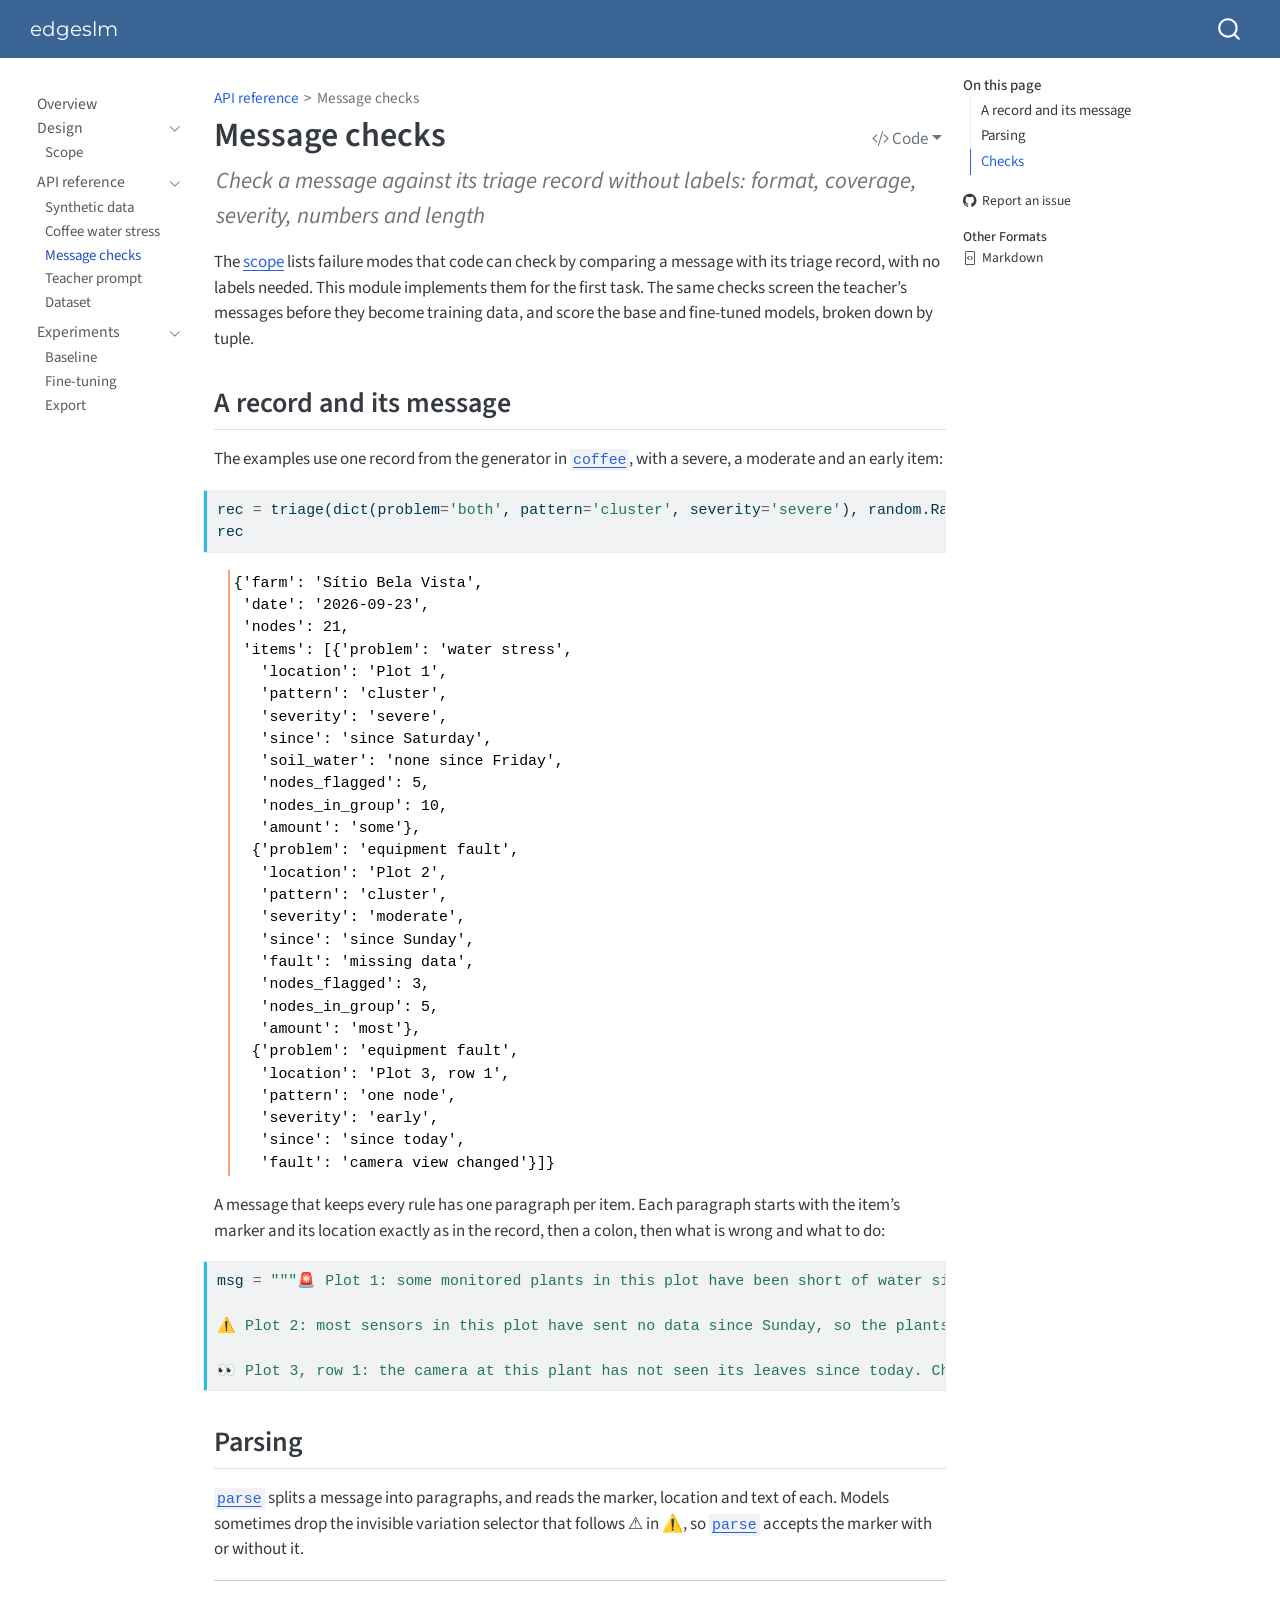
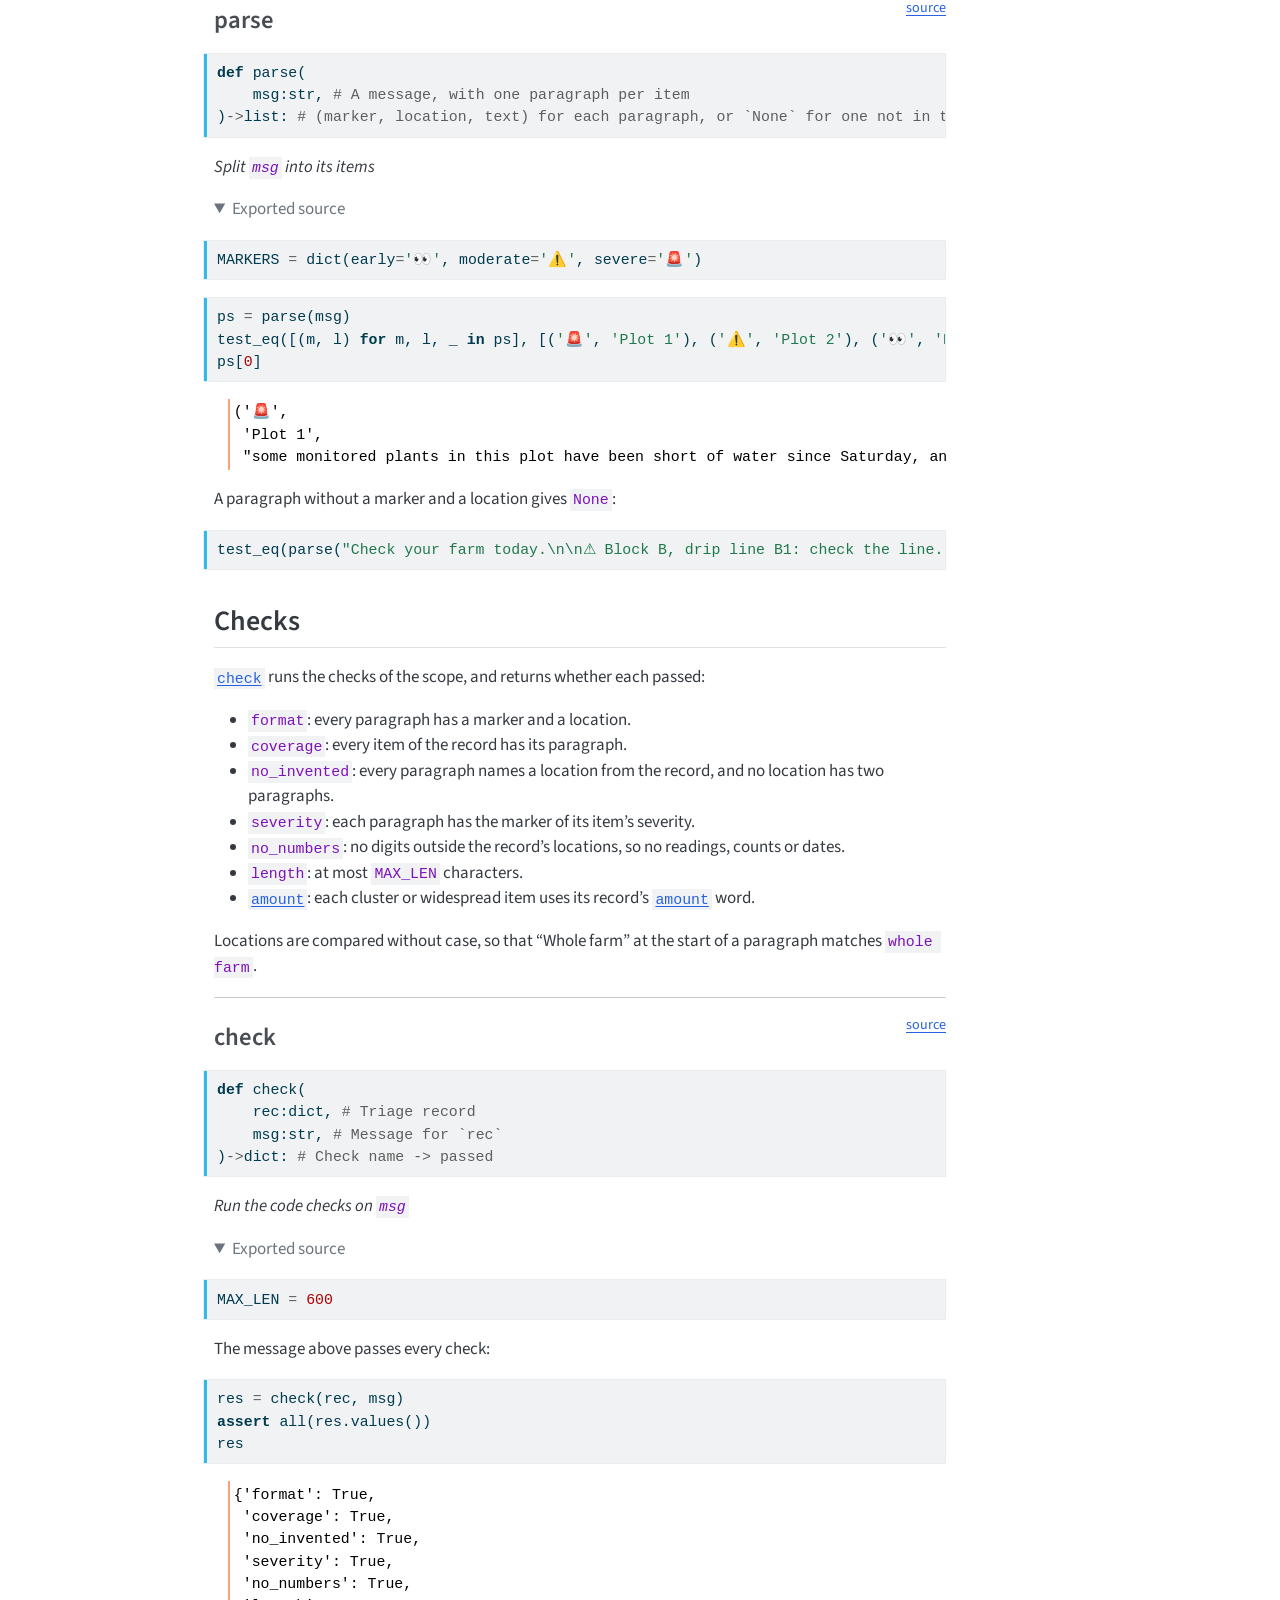
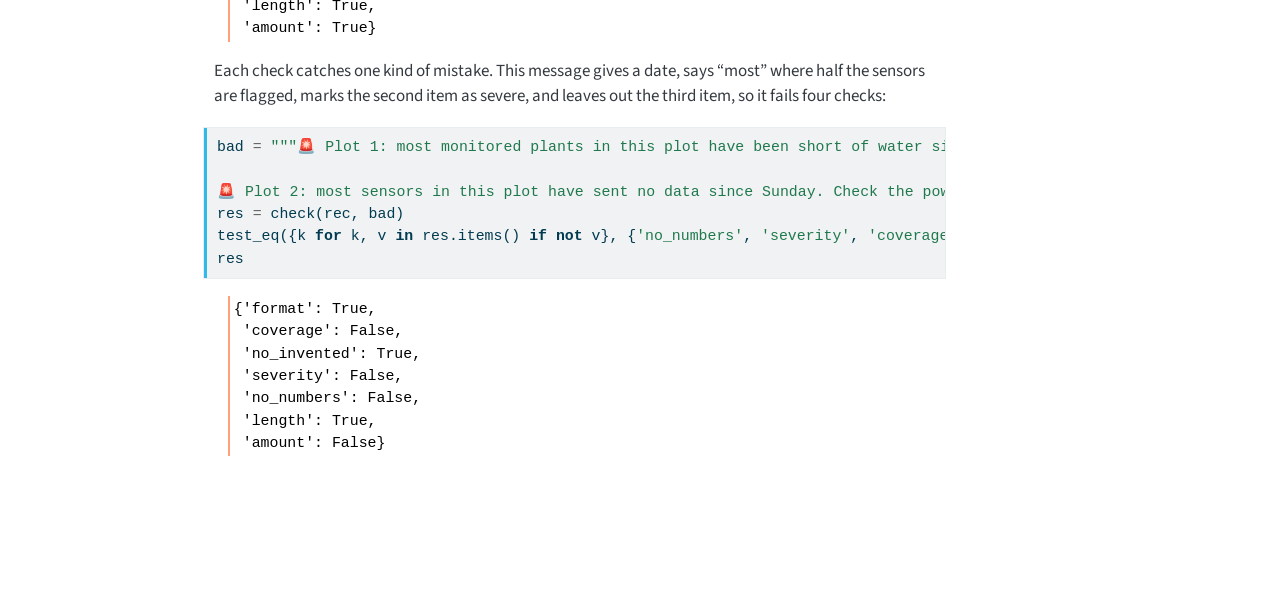
<file: checks.html>
<!DOCTYPE html>
<html xmlns="http://www.w3.org/1999/xhtml" lang="en" xml:lang="en"><head>

<meta charset="utf-8">
<meta name="generator" content="quarto-1.10.20">

<meta name="viewport" content="width=device-width, initial-scale=1.0, user-scalable=yes">

<meta name="description" content="Check a message against its triage record without labels: format, coverage, severity, numbers and length">

<title>Message checks – edgeslm</title>
<style>
/* Default styles provided by pandoc.
** See https://pandoc.org/MANUAL.html#variables-for-html for config info.
*/
span.smallcaps{font-variant: small-caps;}
div.columns{display: flex; gap: 1.5em;}
div.column{flex: auto;}
@media screen {
div.columns{gap: min(4vw, 1.5em);}
div.column{overflow-x: auto;}
}
div.hanging-indent{margin-left: 1.5em; text-indent: -1.5em;}
ul.task-list{list-style: none;}
ul.task-list li input[type="checkbox"] {
  width: 0.8em;
  margin: 0 0.8em 0.2em -1em; /* quarto-specific, see https://github.com/quarto-dev/quarto-cli/issues/4556 */ 
  vertical-align: middle;
}
/* CSS for syntax highlighting */
html { -webkit-text-size-adjust: 100%; }
pre > code.sourceCode { white-space: pre; position: relative; }
pre > code.sourceCode > span { display: inline-block; line-height: 1.25; }
pre > code.sourceCode > span:empty { height: 1.2em; }
.sourceCode { overflow: visible; }
code.sourceCode > span { color: inherit; text-decoration: inherit; }
div.sourceCode { margin: 1em 0; }
pre.sourceCode { margin: 0; }
@media screen {
div.sourceCode { overflow: auto; }
}
@media print {
pre > code.sourceCode { white-space: pre-wrap; }
pre > code.sourceCode > span { text-indent: -5em; padding-left: 5em; }
}
pre.numberSource code
  { counter-reset: source-line 0; }
pre.numberSource code > span
  { position: relative; left: -4em; counter-increment: source-line; }
pre.numberSource code > span > a:first-child::before
  { content: counter(source-line);
    position: relative; left: -1em; text-align: right; vertical-align: baseline;
    border: none; display: inline-block;
    -webkit-touch-callout: none; -webkit-user-select: none;
    -khtml-user-select: none; -moz-user-select: none;
    -ms-user-select: none; user-select: none;
    padding: 0 4px; width: 4em;
  }
pre.numberSource { margin-left: 3em;  padding-left: 4px; }
div.sourceCode
  {   }
@media screen {
pre > code.sourceCode > span > a:first-child::before { text-decoration: underline; }
}
</style>


<script src="site_libs/quarto-nav/quarto-nav.js"></script>
<script src="site_libs/quarto-nav/headroom.min.js"></script>
<script src="site_libs/clipboard/clipboard.min.js"></script>
<script src="site_libs/quarto-search/autocomplete.umd.js"></script>
<script src="site_libs/quarto-search/fuse.min.js"></script>
<script src="site_libs/quarto-search/quarto-search.js"></script>
<meta name="quarto:offset" content="./">
<script src="site_libs/quarto-html/quarto.js" type="module"></script>
<script src="site_libs/quarto-html/tabsets/tabsets.js" type="module"></script>
<script src="site_libs/quarto-html/popper.min.js"></script>
<script src="site_libs/quarto-html/tippy.umd.min.js"></script>
<script src="site_libs/quarto-html/anchor.min.js"></script>
<link href="site_libs/quarto-html/tippy.css" rel="stylesheet">
<link href="site_libs/quarto-html/quarto-syntax-highlighting-17888a1159294d3eb470f19f6f52f5a5.css" rel="stylesheet" id="quarto-text-highlighting-styles">
<script src="site_libs/bootstrap/bootstrap.min.js"></script>
<link href="site_libs/bootstrap/bootstrap-icons.css" rel="stylesheet">
<link href="site_libs/bootstrap/bootstrap-4a0132d6516ed1437d66c2742ecec8d8.min.css" rel="stylesheet" append-hash="true" id="quarto-bootstrap" data-mode="light">
<script id="quarto-search-options" type="application/json">{
  "location": "navbar",
  "copy-button": false,
  "collapse-after": 3,
  "panel-placement": "end",
  "type": "overlay",
  "limit": 50,
  "keyboard-shortcut": [
    "f",
    "/",
    "s"
  ],
  "show-item-context": false,
  "language": {
    "search-no-results-text": "No results",
    "search-matching-documents-text": "matching documents",
    "search-copy-link-title": "Copy link to search",
    "search-hide-matches-text": "Hide additional matches",
    "search-more-match-text": "more match in this document",
    "search-more-matches-text": "more matches in this document",
    "search-clear-button-title": "Clear",
    "search-text-placeholder": "",
    "search-detached-cancel-button-title": "Cancel",
    "search-submit-button-title": "Submit",
    "search-label": "Search"
  }
}</script>


<link rel="stylesheet" href="styles.css">
<meta property="og:title" content="Message checks – edgeslm">
<meta property="og:description" content="Check a message against its triage record without labels: format, coverage, severity, numbers and length">
<meta property="og:site_name" content="edgeslm">
<meta name="twitter:title" content="Message checks – edgeslm">
<meta name="twitter:description" content="Check a message against its triage record without labels: format, coverage, severity, numbers and length">
<meta name="twitter:card" content="summary">
</head>

<body class="nav-sidebar floating nav-fixed quarto-light">

<div id="quarto-search-results"></div>
  <header id="quarto-header" class="headroom fixed-top">
    <nav class="navbar navbar-expand-lg " data-bs-theme="dark">
      <div class="navbar-container container-fluid">
      <div class="navbar-brand-container mx-auto">
    <a class="navbar-brand" href="./index.html">
    <span class="navbar-title">edgeslm</span>
    </a>
  </div>
        <div class="quarto-navbar-tools tools-end">
</div>
          <div id="quarto-search" class="" title="Search"></div>
      </div> <!-- /container-fluid -->
    </nav>
  <nav class="quarto-secondary-nav">
    <div class="container-fluid d-flex">
      <button type="button" class="quarto-btn-toggle btn" data-bs-toggle="collapse" role="button" data-bs-target=".quarto-sidebar-collapse-item" aria-controls="quarto-sidebar" aria-expanded="false" aria-label="Toggle sidebar navigation" onclick="if (window.quartoToggleHeadroom) { window.quartoToggleHeadroom(); }">
        <i class="bi bi-layout-text-sidebar-reverse"></i>
      </button>
        <nav class="quarto-page-breadcrumbs" aria-label="breadcrumb"><ol class="breadcrumb"><li class="breadcrumb-item"><a href="./synth.html">API reference</a></li><li class="breadcrumb-item"><a href="./checks.html">Message checks</a></li></ol></nav>
        <a class="flex-grow-1" role="navigation" data-bs-toggle="collapse" data-bs-target=".quarto-sidebar-collapse-item" aria-controls="quarto-sidebar" aria-expanded="false" aria-label="Toggle sidebar navigation" onclick="if (window.quartoToggleHeadroom) { window.quartoToggleHeadroom(); }">      
        </a>
    </div>
  </nav>
</header>
<!-- content -->
<div id="quarto-content" class="quarto-container page-columns page-rows-contents page-layout-article page-navbar">
<!-- sidebar -->
  <nav id="quarto-sidebar" class="sidebar collapse collapse-horizontal quarto-sidebar-collapse-item sidebar-navigation floating overflow-auto">
    <div class="sidebar-menu-container"> 
    <ul class="list-unstyled mt-1">
        <li class="sidebar-item">
  <div class="sidebar-item-container"> 
  <a href="./index.html" class="sidebar-item-text sidebar-link">
 <span class="menu-text">Overview</span></a>
  </div>
</li>
        <li class="sidebar-item sidebar-item-section">
      <div class="sidebar-item-container"> 
            <a class="sidebar-item-text sidebar-link text-start" data-bs-toggle="collapse" data-bs-target="#quarto-sidebar-section-1" role="navigation" aria-expanded="true">
 <span class="menu-text">Design</span></a>
          <a class="sidebar-item-toggle text-start" data-bs-toggle="collapse" data-bs-target="#quarto-sidebar-section-1" role="navigation" aria-expanded="true" aria-label="Toggle section">
            <i class="bi bi-chevron-right ms-2"></i>
          </a> 
      </div>
      <ul id="quarto-sidebar-section-1" class="collapse list-unstyled sidebar-section depth1 show">  
          <li class="sidebar-item">
  <div class="sidebar-item-container"> 
  <a href="./design/scope.html" class="sidebar-item-text sidebar-link">
 <span class="menu-text">Scope</span></a>
  </div>
</li>
      </ul>
  </li>
        <li class="sidebar-item sidebar-item-section">
      <div class="sidebar-item-container"> 
            <a class="sidebar-item-text sidebar-link text-start" data-bs-toggle="collapse" data-bs-target="#quarto-sidebar-section-2" role="navigation" aria-expanded="true">
 <span class="menu-text">API reference</span></a>
          <a class="sidebar-item-toggle text-start" data-bs-toggle="collapse" data-bs-target="#quarto-sidebar-section-2" role="navigation" aria-expanded="true" aria-label="Toggle section">
            <i class="bi bi-chevron-right ms-2"></i>
          </a> 
      </div>
      <ul id="quarto-sidebar-section-2" class="collapse list-unstyled sidebar-section depth1 show">  
          <li class="sidebar-item">
  <div class="sidebar-item-container"> 
  <a href="./synth.html" class="sidebar-item-text sidebar-link">
 <span class="menu-text">Synthetic data</span></a>
  </div>
</li>
          <li class="sidebar-item">
  <div class="sidebar-item-container"> 
  <a href="./coffee.html" class="sidebar-item-text sidebar-link">
 <span class="menu-text">Coffee water stress</span></a>
  </div>
</li>
          <li class="sidebar-item">
  <div class="sidebar-item-container"> 
  <a href="./checks.html" class="sidebar-item-text sidebar-link active">
 <span class="menu-text">Message checks</span></a>
  </div>
</li>
          <li class="sidebar-item">
  <div class="sidebar-item-container"> 
  <a href="./teacher.html" class="sidebar-item-text sidebar-link">
 <span class="menu-text">Teacher prompt</span></a>
  </div>
</li>
          <li class="sidebar-item">
  <div class="sidebar-item-container"> 
  <a href="./dataset.html" class="sidebar-item-text sidebar-link">
 <span class="menu-text">Dataset</span></a>
  </div>
</li>
      </ul>
  </li>
        <li class="sidebar-item sidebar-item-section">
      <div class="sidebar-item-container"> 
            <a class="sidebar-item-text sidebar-link text-start" data-bs-toggle="collapse" data-bs-target="#quarto-sidebar-section-3" role="navigation" aria-expanded="true">
 <span class="menu-text">Experiments</span></a>
          <a class="sidebar-item-toggle text-start" data-bs-toggle="collapse" data-bs-target="#quarto-sidebar-section-3" role="navigation" aria-expanded="true" aria-label="Toggle section">
            <i class="bi bi-chevron-right ms-2"></i>
          </a> 
      </div>
      <ul id="quarto-sidebar-section-3" class="collapse list-unstyled sidebar-section depth1 show">  
          <li class="sidebar-item">
  <div class="sidebar-item-container"> 
  <a href="./baseline.html" class="sidebar-item-text sidebar-link">
 <span class="menu-text">Baseline</span></a>
  </div>
</li>
          <li class="sidebar-item">
  <div class="sidebar-item-container"> 
  <a href="./finetune.html" class="sidebar-item-text sidebar-link">
 <span class="menu-text">Fine-tuning</span></a>
  </div>
</li>
          <li class="sidebar-item">
  <div class="sidebar-item-container"> 
  <a href="./export.html" class="sidebar-item-text sidebar-link">
 <span class="menu-text">Export</span></a>
  </div>
</li>
      </ul>
  </li>
    </ul>
    </div>
</nav>
<div id="quarto-sidebar-glass" class="quarto-sidebar-collapse-item" data-bs-toggle="collapse" data-bs-target=".quarto-sidebar-collapse-item"></div>
<!-- margin-sidebar -->
    <div id="quarto-margin-sidebar" class="sidebar margin-sidebar">
        <nav id="TOC" role="doc-toc" class="toc-active">
    <h2 id="toc-title">On this page</h2>
   
  <ul>
  <li><a href="#a-record-and-its-message" id="toc-a-record-and-its-message" class="nav-link active" data-scroll-target="#a-record-and-its-message">A record and its message</a></li>
  <li><a href="#parsing" id="toc-parsing" class="nav-link" data-scroll-target="#parsing">Parsing</a></li>
  <li><a href="#checks" id="toc-checks" class="nav-link" data-scroll-target="#checks">Checks</a></li>
  </ul>
<div class="toc-actions"><ul><li><a href="https://github.com/franckalbinet/edgeslm/issues/new" class="toc-action"><i class="bi bi-github"></i>Report an issue</a></li></ul></div><div class="quarto-alternate-formats"><h2>Other Formats</h2><ul><li><a href="checks.html.md"><i class="bi bi-file-code"></i>Markdown</a></li></ul></div></nav>
    </div>
<!-- main -->
<main class="content" id="quarto-document-content">

<header id="title-block-header" class="quarto-title-block default"><nav class="quarto-page-breadcrumbs quarto-title-breadcrumbs d-none d-lg-block" aria-label="breadcrumb"><ol class="breadcrumb"><li class="breadcrumb-item"><a href="./synth.html">API reference</a></li><li class="breadcrumb-item"><a href="./checks.html">Message checks</a></li></ol></nav>
<div class="quarto-title">
<div class="quarto-title-block"><div><h1 class="title">Message checks</h1><button type="button" class="btn code-tools-button dropdown-toggle" id="quarto-code-tools-menu" data-bs-toggle="dropdown" aria-expanded="false"><i class="bi"></i> Code</button><ul class="dropdown-menu dropdown-menu-end" aria-labelelledby="quarto-code-tools-menu"><li><a id="quarto-show-all-code" class="dropdown-item" href="javascript:void(0)" role="button">Show All Code</a></li><li><a id="quarto-hide-all-code" class="dropdown-item" href="javascript:void(0)" role="button">Hide All Code</a></li></ul></div></div>
</div>

<div>
  <div class="description">
    Check a message against its triage record without labels: format, coverage, severity, numbers and length
  </div>
</div>


<div class="quarto-title-meta">

    
  
    
  </div>
  


</header>


<!-- WARNING: THIS FILE WAS AUTOGENERATED! DO NOT EDIT! -->
<p>The <a href="./design/scope.html">scope</a> lists failure modes that code can check by comparing a message with its triage record, with no labels needed. This module implements them for the first task. The same checks screen the teacher’s messages before they become training data, and score the base and fine-tuned models, broken down by tuple.</p>
<section id="a-record-and-its-message" class="level2">
<h2 class="anchored" data-anchor-id="a-record-and-its-message">A record and its message</h2>
<p>The examples use one record from the generator in <a href="./coffee.html"><code>coffee</code></a>, with a severe, a moderate and an early item:</p>
<div id="01ad7a91" class="cell">
<div class="code-copy-outer-scaffold"><div class="sourceCode cell-code" id="cb1"><pre class="sourceCode python code-with-copy"><code class="sourceCode python"><span id="cb1-1"><a href="#cb1-1" aria-hidden="true" tabindex="-1"></a>rec <span class="op">=</span> triage(<span class="bu">dict</span>(problem<span class="op">=</span><span class="st">'both'</span>, pattern<span class="op">=</span><span class="st">'cluster'</span>, severity<span class="op">=</span><span class="st">'severe'</span>), random.Random(<span class="dv">19</span>))</span>
<span id="cb1-2"><a href="#cb1-2" aria-hidden="true" tabindex="-1"></a>rec</span></code></pre></div><button title="Copy to Clipboard" class="code-copy-button"><i class="bi"></i></button></div>
<div class="cell-output cell-output-display">
<pre><code>{'farm': 'Sítio Bela Vista',
 'date': '2026-09-23',
 'nodes': 21,
 'items': [{'problem': 'water stress',
   'location': 'Plot 1',
   'pattern': 'cluster',
   'severity': 'severe',
   'since': 'since Saturday',
   'soil_water': 'none since Friday',
   'nodes_flagged': 5,
   'nodes_in_group': 10,
   'amount': 'some'},
  {'problem': 'equipment fault',
   'location': 'Plot 2',
   'pattern': 'cluster',
   'severity': 'moderate',
   'since': 'since Sunday',
   'fault': 'missing data',
   'nodes_flagged': 3,
   'nodes_in_group': 5,
   'amount': 'most'},
  {'problem': 'equipment fault',
   'location': 'Plot 3, row 1',
   'pattern': 'one node',
   'severity': 'early',
   'since': 'since today',
   'fault': 'camera view changed'}]}</code></pre>
</div>
</div>
<p>A message that keeps every rule has one paragraph per item. Each paragraph starts with the item’s marker and its location exactly as in the record, then a colon, then what is wrong and what to do:</p>
<div id="bca85be9" class="cell">
<div class="code-copy-outer-scaffold"><div class="sourceCode cell-code" id="cb3"><pre class="sourceCode python code-with-copy"><code class="sourceCode python"><span id="cb3-1"><a href="#cb3-1" aria-hidden="true" tabindex="-1"></a>msg <span class="op">=</span> <span class="st">"""🚨 Plot 1: some monitored plants in this plot have been short of water since Saturday, and no water has reached their soil since Friday. Check this plot's irrigation line today, from its start to the last plant.</span></span>
<span id="cb3-2"><a href="#cb3-2" aria-hidden="true" tabindex="-1"></a></span>
<span id="cb3-3"><a href="#cb3-3" aria-hidden="true" tabindex="-1"></a><span class="st">⚠️ Plot 2: most sensors in this plot have sent no data since Sunday, so the plants they cover are not monitored. Check the power supply these sensors share.</span></span>
<span id="cb3-4"><a href="#cb3-4" aria-hidden="true" tabindex="-1"></a></span>
<span id="cb3-5"><a href="#cb3-5" aria-hidden="true" tabindex="-1"></a><span class="st">👀 Plot 3, row 1: the camera at this plant has not seen its leaves since today. Check that it points at the plant and that nothing blocks its view."""</span></span></code></pre></div><button title="Copy to Clipboard" class="code-copy-button"><i class="bi"></i></button></div>
</div>
</section>
<section id="parsing" class="level2">
<h2 class="anchored" data-anchor-id="parsing">Parsing</h2>
<p><a href="https://franckalbinet.github.io/edgeslm/checks.html#parse"><code>parse</code></a> splits a message into paragraphs, and reads the marker, location and text of each. Models sometimes drop the invisible variation selector that follows ⚠ in ⚠️, so <a href="https://franckalbinet.github.io/edgeslm/checks.html#parse"><code>parse</code></a> accepts the marker with or without it.</p>
<div id="210f0b35" class="cell" data-quarto-private-1="{&quot;key&quot;:&quot;execution&quot;,&quot;value&quot;:{&quot;iopub.execute_input&quot;:&quot;2026-11-01T21:37:38.664357+00:00&quot;,&quot;shell.execute_reply&quot;:&quot;2026-11-01T21:37:38.837963+00:00&quot;,&quot;total&quot;:0.17360889700000115}}" data-execution_count="5">
<hr>
<p><a href="https://github.com/franckalbinet/edgeslm/blob/main/edgeslm/checks.py#L19" target="_blank" style="float:right; font-size:smaller">source</a></p>
<section id="parse" class="level3">
<h3 class="anchored" data-anchor-id="parse">parse</h3>
<div class="code-copy-outer-scaffold"><div class="sourceCode" id="cb4"><pre class="sourceCode python code-with-copy"><code class="sourceCode python"><span id="cb4-1"><a href="#cb4-1" aria-hidden="true" tabindex="-1"></a><span class="kw">def</span> parse(</span>
<span id="cb4-2"><a href="#cb4-2" aria-hidden="true" tabindex="-1"></a>    msg:<span class="bu">str</span>, <span class="co"># A message, with one paragraph per item</span></span>
<span id="cb4-3"><a href="#cb4-3" aria-hidden="true" tabindex="-1"></a>)<span class="op">-&gt;</span><span class="bu">list</span>: <span class="co"># (marker, location, text) for each paragraph, or `None` for one not in that format</span></span></code></pre></div><button title="Copy to Clipboard" class="code-copy-button"><i class="bi"></i></button></div>
<p><em>Split <code>msg</code> into its items</em></p>
</section>
</div>
<div id="4de48522" class="cell" data-quarto-private-1="{&quot;key&quot;:&quot;execution&quot;,&quot;value&quot;:{&quot;iopub.execute_input&quot;:&quot;2026-11-01T21:37:38.661772+00:00&quot;,&quot;shell.execute_reply&quot;:&quot;2026-11-01T21:37:38.662437+00:00&quot;,&quot;total&quot;:0.0006672620000003349}}" data-exports="true" data-execution_count="3">
<details open="" class="code-fold">
<summary>Exported source</summary>
<div class="code-copy-outer-scaffold"><div class="sourceCode cell-code" id="cb5"><pre class="sourceCode python code-with-copy"><code class="sourceCode python"><span id="cb5-1"><a href="#cb5-1" aria-hidden="true" tabindex="-1"></a>MARKERS <span class="op">=</span> <span class="bu">dict</span>(early<span class="op">=</span><span class="st">'👀'</span>, moderate<span class="op">=</span><span class="st">'⚠️'</span>, severe<span class="op">=</span><span class="st">'🚨'</span>)</span></code></pre></div><button title="Copy to Clipboard" class="code-copy-button"><i class="bi"></i></button></div>
</details>
</div>
<div id="70075bc4" class="cell">
<div class="code-copy-outer-scaffold"><div class="sourceCode cell-code" id="cb6"><pre class="sourceCode python code-with-copy"><code class="sourceCode python"><span id="cb6-1"><a href="#cb6-1" aria-hidden="true" tabindex="-1"></a>ps <span class="op">=</span> parse(msg)</span>
<span id="cb6-2"><a href="#cb6-2" aria-hidden="true" tabindex="-1"></a>test_eq([(m, l) <span class="cf">for</span> m, l, _ <span class="kw">in</span> ps], [(<span class="st">'🚨'</span>, <span class="st">'Plot 1'</span>), (<span class="st">'⚠️'</span>, <span class="st">'Plot 2'</span>), (<span class="st">'👀'</span>, <span class="st">'Plot 3, row 1'</span>)])</span>
<span id="cb6-3"><a href="#cb6-3" aria-hidden="true" tabindex="-1"></a>ps[<span class="dv">0</span>]</span></code></pre></div><button title="Copy to Clipboard" class="code-copy-button"><i class="bi"></i></button></div>
<div class="cell-output cell-output-display">
<pre><code>('🚨',
 'Plot 1',
 "some monitored plants in this plot have been short of water since Saturday, and no water has reached their soil since Friday. Check this plot's irrigation line today, from its start to the last plant.")</code></pre>
</div>
</div>
<p>A paragraph without a marker and a location gives <code>None</code>:</p>
<div id="1146dbe5" class="cell">
<div class="code-copy-outer-scaffold"><div class="sourceCode cell-code" id="cb8"><pre class="sourceCode python code-with-copy"><code class="sourceCode python"><span id="cb8-1"><a href="#cb8-1" aria-hidden="true" tabindex="-1"></a>test_eq(parse(<span class="st">"Check your farm today.</span><span class="ch">\n\n</span><span class="st">⚠ Block B, drip line B1: check the line."</span>), [<span class="va">None</span>, (<span class="st">'⚠️'</span>, <span class="st">'Block B, drip line B1'</span>, <span class="st">'check the line.'</span>)])</span></code></pre></div><button title="Copy to Clipboard" class="code-copy-button"><i class="bi"></i></button></div>
</div>
</section>
<section id="checks" class="level2">
<h2 class="anchored" data-anchor-id="checks">Checks</h2>
<p><a href="https://franckalbinet.github.io/edgeslm/checks.html#check"><code>check</code></a> runs the checks of the scope, and returns whether each passed:</p>
<ul>
<li><code>format</code>: every paragraph has a marker and a location.</li>
<li><code>coverage</code>: every item of the record has its paragraph.</li>
<li><code>no_invented</code>: every paragraph names a location from the record, and no location has two paragraphs.</li>
<li><code>severity</code>: each paragraph has the marker of its item’s severity.</li>
<li><code>no_numbers</code>: no digits outside the record’s locations, so no readings, counts or dates.</li>
<li><code>length</code>: at most <code>MAX_LEN</code> characters.</li>
<li><a href="https://franckalbinet.github.io/edgeslm/coffee.html#amount"><code>amount</code></a>: each cluster or widespread item uses its record’s <a href="https://franckalbinet.github.io/edgeslm/coffee.html#amount"><code>amount</code></a> word.</li>
</ul>
<p>Locations are compared without case, so that “Whole farm” at the start of a paragraph matches <code>whole farm</code>.</p>
<div id="7b79ad68" class="cell" data-quarto-private-1="{&quot;key&quot;:&quot;execution&quot;,&quot;value&quot;:{&quot;iopub.execute_input&quot;:&quot;2026-11-01T21:37:38.847699+00:00&quot;,&quot;shell.execute_reply&quot;:&quot;2026-11-01T21:37:38.858731+00:00&quot;,&quot;total&quot;:0.011035658000004389}}" data-execution_count="8">
<hr>
<p><a href="https://github.com/franckalbinet/edgeslm/blob/main/edgeslm/checks.py#L36" target="_blank" style="float:right; font-size:smaller">source</a></p>
<section id="check" class="level3">
<h3 class="anchored" data-anchor-id="check">check</h3>
<div class="code-copy-outer-scaffold"><div class="sourceCode" id="cb9"><pre class="sourceCode python code-with-copy"><code class="sourceCode python"><span id="cb9-1"><a href="#cb9-1" aria-hidden="true" tabindex="-1"></a><span class="kw">def</span> check(</span>
<span id="cb9-2"><a href="#cb9-2" aria-hidden="true" tabindex="-1"></a>    rec:<span class="bu">dict</span>, <span class="co"># Triage record</span></span>
<span id="cb9-3"><a href="#cb9-3" aria-hidden="true" tabindex="-1"></a>    msg:<span class="bu">str</span>, <span class="co"># Message for `rec`</span></span>
<span id="cb9-4"><a href="#cb9-4" aria-hidden="true" tabindex="-1"></a>)<span class="op">-&gt;</span><span class="bu">dict</span>: <span class="co"># Check name -&gt; passed</span></span></code></pre></div><button title="Copy to Clipboard" class="code-copy-button"><i class="bi"></i></button></div>
<p><em>Run the code checks on <code>msg</code></em></p>
</section>
</div>
<div id="32694c10" class="cell" data-quarto-private-1="{&quot;key&quot;:&quot;execution&quot;,&quot;value&quot;:{&quot;iopub.execute_input&quot;:&quot;2026-11-01T21:37:38.838475+00:00&quot;,&quot;shell.execute_reply&quot;:&quot;2026-11-01T21:37:38.840599+00:00&quot;,&quot;total&quot;:0.002126080000003583}}" data-exports="true" data-execution_count="6">
<details open="" class="code-fold">
<summary>Exported source</summary>
<div class="code-copy-outer-scaffold"><div class="sourceCode cell-code" id="cb10"><pre class="sourceCode python code-with-copy"><code class="sourceCode python"><span id="cb10-1"><a href="#cb10-1" aria-hidden="true" tabindex="-1"></a>MAX_LEN <span class="op">=</span> <span class="dv">600</span></span></code></pre></div><button title="Copy to Clipboard" class="code-copy-button"><i class="bi"></i></button></div>
</details>
</div>
<p>The message above passes every check:</p>
<div id="8bdf4857" class="cell">
<div class="code-copy-outer-scaffold"><div class="sourceCode cell-code" id="cb11"><pre class="sourceCode python code-with-copy"><code class="sourceCode python"><span id="cb11-1"><a href="#cb11-1" aria-hidden="true" tabindex="-1"></a>res <span class="op">=</span> check(rec, msg)</span>
<span id="cb11-2"><a href="#cb11-2" aria-hidden="true" tabindex="-1"></a><span class="cf">assert</span> <span class="bu">all</span>(res.values())</span>
<span id="cb11-3"><a href="#cb11-3" aria-hidden="true" tabindex="-1"></a>res</span></code></pre></div><button title="Copy to Clipboard" class="code-copy-button"><i class="bi"></i></button></div>
<div class="cell-output cell-output-display">
<pre><code>{'format': True,
 'coverage': True,
 'no_invented': True,
 'severity': True,
 'no_numbers': True,
 'length': True,
 'amount': True}</code></pre>
</div>
</div>
<p>Each check catches one kind of mistake. This message gives a date, says “most” where half the sensors are flagged, marks the second item as severe, and leaves out the third item, so it fails four checks:</p>
<div id="c8437bdc" class="cell">
<div class="code-copy-outer-scaffold"><div class="sourceCode cell-code" id="cb13"><pre class="sourceCode python code-with-copy"><code class="sourceCode python"><span id="cb13-1"><a href="#cb13-1" aria-hidden="true" tabindex="-1"></a>bad <span class="op">=</span> <span class="st">"""🚨 Plot 1: most monitored plants in this plot have been short of water since 19 September. Check this plot's irrigation line today.</span></span>
<span id="cb13-2"><a href="#cb13-2" aria-hidden="true" tabindex="-1"></a></span>
<span id="cb13-3"><a href="#cb13-3" aria-hidden="true" tabindex="-1"></a><span class="st">🚨 Plot 2: most sensors in this plot have sent no data since Sunday. Check the power supply these sensors share."""</span></span>
<span id="cb13-4"><a href="#cb13-4" aria-hidden="true" tabindex="-1"></a>res <span class="op">=</span> check(rec, bad)</span>
<span id="cb13-5"><a href="#cb13-5" aria-hidden="true" tabindex="-1"></a>test_eq({k <span class="cf">for</span> k, v <span class="kw">in</span> res.items() <span class="cf">if</span> <span class="kw">not</span> v}, {<span class="st">'no_numbers'</span>, <span class="st">'severity'</span>, <span class="st">'coverage'</span>, <span class="st">'amount'</span>})</span>
<span id="cb13-6"><a href="#cb13-6" aria-hidden="true" tabindex="-1"></a>res</span></code></pre></div><button title="Copy to Clipboard" class="code-copy-button"><i class="bi"></i></button></div>
<div class="cell-output cell-output-display">
<pre><code>{'format': True,
 'coverage': False,
 'no_invented': True,
 'severity': False,
 'no_numbers': False,
 'length': True,
 'amount': False}</code></pre>
</div>
</div>


</section>

</main> <!-- /main -->
<script id="quarto-html-after-body" type="application/javascript">
  window.document.addEventListener("DOMContentLoaded", function (event) {
    const icon = "";
    const anchorJS = new window.AnchorJS();
    anchorJS.options = {
      placement: 'right',
      icon: icon
    };
    anchorJS.add('.anchored');
    const isCodeAnnotation = (el) => {
      for (const clz of el.classList) {
        if (clz.startsWith('code-annotation-')) {                     
          return true;
        }
      }
      return false;
    }
    const onCopySuccess = function(e) {
      // button target
      const button = e.trigger;
      // don't keep focus
      button.blur();
      // flash "checked"
      button.classList.add('code-copy-button-checked');
      var currentTitle = button.getAttribute("title");
      button.setAttribute("title", "Copied!");
      let tooltip;
      if (window.bootstrap) {
        button.setAttribute("data-bs-toggle", "tooltip");
        button.setAttribute("data-bs-placement", "left");
        button.setAttribute("data-bs-title", "Copied!");
        tooltip = new bootstrap.Tooltip(button, 
          { trigger: "manual", 
            customClass: "code-copy-button-tooltip",
            offset: [0, -8]});
        tooltip.show();    
      }
      setTimeout(function() {
        if (tooltip) {
          tooltip.hide();
          button.removeAttribute("data-bs-title");
          button.removeAttribute("data-bs-toggle");
          button.removeAttribute("data-bs-placement");
        }
        button.setAttribute("title", currentTitle);
        button.classList.remove('code-copy-button-checked');
      }, 1000);
      // clear code selection
      e.clearSelection();
    }
    const getTextToCopy = function(trigger) {
      const outerScaffold = trigger.parentElement.cloneNode(true);
      const codeEl = outerScaffold.querySelector('code');
      for (const childEl of codeEl.children) {
        if (isCodeAnnotation(childEl)) {
          childEl.remove();
        }
      }
      return codeEl.innerText;
    }
    const clipboard = new window.ClipboardJS('.code-copy-button:not([data-in-quarto-modal])', {
      text: getTextToCopy
    });
    clipboard.on('success', onCopySuccess);
    if (window.document.getElementById('quarto-embedded-source-code-modal')) {
      const clipboardModal = new window.ClipboardJS('.code-copy-button[data-in-quarto-modal]', {
        text: getTextToCopy,
        container: window.document.getElementById('quarto-embedded-source-code-modal')
      });
      clipboardModal.on('success', onCopySuccess);
    }
    const viewSource = window.document.getElementById('quarto-view-source') ||
                       window.document.getElementById('quarto-code-tools-source');
    if (viewSource) {
      const sourceUrl = viewSource.getAttribute("data-quarto-source-url");
      viewSource.addEventListener("click", function(e) {
        if (sourceUrl) {
          // rstudio viewer pane
          if (/\bcapabilities=\b/.test(window.location)) {
            window.open(sourceUrl);
          } else {
            window.location.href = sourceUrl;
          }
        } else {
          const modal = new bootstrap.Modal(document.getElementById('quarto-embedded-source-code-modal'));
          modal.show();
        }
        return false;
      });
    }
    function toggleCodeHandler(show) {
      return function(e) {
        const cellDetails = window.document.querySelectorAll(".cell details.code-fold");
        for (let i=0; i<cellDetails.length; i++) {
          const details = cellDetails[i];
          if (show) {
            details.open = true;
          } else {
            details.removeAttribute("open");
          }
        }
        const cellCodeDivs = window.document.querySelectorAll(".cell div.sourceCode.cell-code");
        const fromCls = show ? "hidden" : "unhidden";
        const toCls = show ? "unhidden" : "hidden";
        for (let i=0; i<cellCodeDivs.length; i++) {
          const codeDiv = cellCodeDivs[i];
          if (codeDiv.classList.contains(fromCls)) {
            codeDiv.classList.remove(fromCls);
            codeDiv.classList.add(toCls);
          } 
        }
        return false;
      }
    }
    const hideAllCode = window.document.getElementById("quarto-hide-all-code");
    if (hideAllCode) {
      hideAllCode.addEventListener("click", toggleCodeHandler(false));
    }
    const showAllCode = window.document.getElementById("quarto-show-all-code");
    if (showAllCode) {
      showAllCode.addEventListener("click", toggleCodeHandler(true));
    }
      var localhostRegex = new RegExp(/^(?:http|https):\/\/localhost\:?[0-9]*\//);
      var mailtoRegex = new RegExp(/^mailto:/);
        var filterRegex = new RegExp("https:\/\/franckalbinet\.github\.io\/edgeslm");
      var isInternal = (href) => {
          return filterRegex.test(href) || localhostRegex.test(href) || mailtoRegex.test(href);
      }
      // Inspect non-navigation links and adorn them if external
     var links = window.document.querySelectorAll('a[href]:not(.nav-link):not(.navbar-brand):not(.toc-action):not(.sidebar-link):not(.sidebar-item-toggle):not(.pagination-link):not(.no-external):not([aria-hidden]):not(.dropdown-item):not(.quarto-navigation-tool):not(.about-link)');
      for (var i=0; i<links.length; i++) {
        const link = links[i];
        if (!isInternal(link.href)) {
          // undo the damage that might have been done by quarto-nav.js in the case of
          // links that we want to consider external
          if (link.dataset.originalHref !== undefined) {
            link.href = link.dataset.originalHref;
          }
        }
      }
    function tippyHover(el, contentFn, onTriggerFn, onUntriggerFn) {
      const config = {
        allowHTML: true,
        maxWidth: 500,
        delay: 100,
        arrow: false,
        appendTo: function(el) {
            return el.parentElement;
        },
        interactive: true,
        interactiveBorder: 10,
        theme: 'quarto',
        placement: 'bottom-start',
      };
      if (contentFn) {
        config.content = contentFn;
      }
      if (onTriggerFn) {
        config.onTrigger = onTriggerFn;
      }
      if (onUntriggerFn) {
        config.onUntrigger = onUntriggerFn;
      }
      window.tippy(el, config); 
    }
    const noterefs = window.document.querySelectorAll('a[role="doc-noteref"]');
    for (var i=0; i<noterefs.length; i++) {
      const ref = noterefs[i];
      tippyHover(ref, function() {
        // use id or data attribute instead here
        let href = ref.getAttribute('data-footnote-href') || ref.getAttribute('href');
        try { href = new URL(href).hash; } catch {}
        const id = href.replace(/^#\/?/, "");
        const note = window.document.getElementById(id);
        if (note) {
          return note.innerHTML;
        } else {
          return "";
        }
      });
    }
    const xrefs = window.document.querySelectorAll('a.quarto-xref');
    const processXRef = (id, note) => {
      // Strip column container classes
      const stripColumnClz = (el) => {
        el.classList.remove("page-full", "page-columns");
        if (el.children) {
          for (const child of el.children) {
            stripColumnClz(child);
          }
        }
      }
      stripColumnClz(note)
      if (id === null || id.startsWith('sec-')) {
        // Special case sections, only their first couple elements
        const container = document.createElement("div");
        if (note.children && note.children.length > 2) {
          container.appendChild(note.children[0].cloneNode(true));
          for (let i = 1; i < note.children.length; i++) {
            const child = note.children[i];
            if (child.tagName === "P" && child.innerText === "") {
              continue;
            } else {
              container.appendChild(child.cloneNode(true));
              break;
            }
          }
          if (window.Quarto?.typesetMath) {
            window.Quarto.typesetMath(container);
          }
          return container.innerHTML
        } else {
          if (window.Quarto?.typesetMath) {
            window.Quarto.typesetMath(note);
          }
          return note.innerHTML;
        }
      } else {
        // Remove any anchor links if they are present
        const anchorLink = note.querySelector('a.anchorjs-link');
        if (anchorLink) {
          anchorLink.remove();
        }
        if (window.Quarto?.typesetMath) {
          window.Quarto.typesetMath(note);
        }
        if (note.classList.contains("callout")) {
          return note.outerHTML;
        } else {
          return note.innerHTML;
        }
      }
    }
    for (var i=0; i<xrefs.length; i++) {
      const xref = xrefs[i];
      tippyHover(xref, undefined, function(instance) {
        instance.disable();
        let url = xref.getAttribute('href');
        let hash = undefined; 
        if (url.startsWith('#')) {
          hash = url;
        } else {
          try { hash = new URL(url).hash; } catch {}
        }
        if (hash) {
          const id = hash.replace(/^#\/?/, "");
          const note = window.document.getElementById(id);
          if (note !== null) {
            try {
              const html = processXRef(id, note.cloneNode(true));
              instance.setContent(html);
            } finally {
              instance.enable();
              instance.show();
            }
          } else {
            // See if we can fetch this
            fetch(url.split('#')[0])
            .then(res => res.text())
            .then(html => {
              const parser = new DOMParser();
              const htmlDoc = parser.parseFromString(html, "text/html");
              const note = htmlDoc.getElementById(id);
              if (note !== null) {
                const html = processXRef(id, note);
                instance.setContent(html);
              } 
            }).finally(() => {
              instance.enable();
              instance.show();
            });
          }
        } else {
          // See if we can fetch a full url (with no hash to target)
          // This is a special case and we should probably do some content thinning / targeting
          fetch(url)
          .then(res => res.text())
          .then(html => {
            const parser = new DOMParser();
            const htmlDoc = parser.parseFromString(html, "text/html");
            const note = htmlDoc.querySelector('main.content');
            if (note !== null) {
              // This should only happen for chapter cross references
              // (since there is no id in the URL)
              // remove the first header
              if (note.children.length > 0 && note.children[0].tagName === "HEADER") {
                note.children[0].remove();
              }
              const html = processXRef(null, note);
              instance.setContent(html);
            } 
          }).finally(() => {
            instance.enable();
            instance.show();
          });
        }
      }, function(instance) {
      });
    }
        let selectedAnnoteEl;
        const selectorForAnnotation = ( cell, annotation) => {
          let cellAttr = 'data-code-cell="' + cell + '"';
          let lineAttr = 'data-code-annotation="' +  annotation + '"';
          const selector = 'span[' + cellAttr + '][' + lineAttr + ']';
          return selector;
        }
        const selectCodeLines = (annoteEl) => {
          const doc = window.document;
          const targetCell = annoteEl.getAttribute("data-target-cell");
          const targetAnnotation = annoteEl.getAttribute("data-target-annotation");
          const annoteSpan = window.document.querySelector(selectorForAnnotation(targetCell, targetAnnotation));
          const lines = annoteSpan.getAttribute("data-code-lines").split(",");
          const lineIds = lines.map((line) => {
            return targetCell + "-" + line;
          })
          let top = null;
          let height = null;
          let parent = null;
          if (lineIds.length > 0) {
              //compute the position of the single el (top and bottom and make a div)
              const el = window.document.getElementById(lineIds[0]);
              top = el.offsetTop;
              height = el.offsetHeight;
              parent = el.parentElement.parentElement;
            if (lineIds.length > 1) {
              const lastEl = window.document.getElementById(lineIds[lineIds.length - 1]);
              const bottom = lastEl.offsetTop + lastEl.offsetHeight;
              height = bottom - top;
            }
            if (top !== null && height !== null && parent !== null) {
              // cook up a div (if necessary) and position it 
              let div = window.document.getElementById("code-annotation-line-highlight");
              if (div === null) {
                div = window.document.createElement("div");
                div.setAttribute("id", "code-annotation-line-highlight");
                div.style.position = 'absolute';
                parent.appendChild(div);
              }
              div.style.top = top - 2 + "px";
              div.style.height = height + 4 + "px";
              div.style.left = 0;
              let gutterDiv = window.document.getElementById("code-annotation-line-highlight-gutter");
              if (gutterDiv === null) {
                gutterDiv = window.document.createElement("div");
                gutterDiv.setAttribute("id", "code-annotation-line-highlight-gutter");
                gutterDiv.style.position = 'absolute';
                const codeCell = window.document.getElementById(targetCell);
                const gutter = codeCell.querySelector('.code-annotation-gutter');
                gutter.appendChild(gutterDiv);
              }
              gutterDiv.style.top = top - 2 + "px";
              gutterDiv.style.height = height + 4 + "px";
            }
            selectedAnnoteEl = annoteEl;
          }
        };
        const unselectCodeLines = () => {
          const elementsIds = ["code-annotation-line-highlight", "code-annotation-line-highlight-gutter"];
          elementsIds.forEach((elId) => {
            const div = window.document.getElementById(elId);
            if (div) {
              div.remove();
            }
          });
          selectedAnnoteEl = undefined;
        };
          // Handle positioning of the toggle
      window.addEventListener(
        "resize",
        throttle(() => {
          elRect = undefined;
          if (selectedAnnoteEl) {
            selectCodeLines(selectedAnnoteEl);
          }
        }, 10)
      );
      function throttle(fn, ms) {
      let throttle = false;
      let timer;
        return (...args) => {
          if(!throttle) { // first call gets through
              fn.apply(this, args);
              throttle = true;
          } else { // all the others get throttled
              if(timer) clearTimeout(timer); // cancel #2
              timer = setTimeout(() => {
                fn.apply(this, args);
                timer = throttle = false;
              }, ms);
          }
        };
      }
        // Attach click handler to the DT
        const annoteDls = window.document.querySelectorAll('dt[data-target-cell]');
        for (const annoteDlNode of annoteDls) {
          annoteDlNode.addEventListener('click', (event) => {
            const clickedEl = event.target;
            if (clickedEl !== selectedAnnoteEl) {
              unselectCodeLines();
              const activeEl = window.document.querySelector('dt[data-target-cell].code-annotation-active');
              if (activeEl) {
                activeEl.classList.remove('code-annotation-active');
              }
              selectCodeLines(clickedEl);
              clickedEl.classList.add('code-annotation-active');
            } else {
              // Unselect the line
              unselectCodeLines();
              clickedEl.classList.remove('code-annotation-active');
            }
          });
        }
    const findCites = (el) => {
      const parentEl = el.parentElement;
      if (parentEl) {
        const cites = parentEl.dataset.cites;
        if (cites) {
          return {
            el,
            cites: cites.split(' ')
          };
        } else {
          return findCites(el.parentElement)
        }
      } else {
        return undefined;
      }
    };
    var bibliorefs = window.document.querySelectorAll('a[role="doc-biblioref"]');
    for (var i=0; i<bibliorefs.length; i++) {
      const ref = bibliorefs[i];
      const citeInfo = findCites(ref);
      if (citeInfo) {
        tippyHover(citeInfo.el, function() {
          var popup = window.document.createElement('div');
          citeInfo.cites.forEach(function(cite) {
            var citeDiv = window.document.createElement('div');
            citeDiv.classList.add('hanging-indent');
            citeDiv.classList.add('csl-entry');
            var biblioDiv = window.document.getElementById('ref-' + cite);
            if (biblioDiv) {
              citeDiv.innerHTML = biblioDiv.innerHTML;
            }
            popup.appendChild(citeDiv);
          });
          return popup.innerHTML;
        });
      }
    }
  });
  </script>
</div> <!-- /content -->




<footer class="footer"><div class="nav-footer"><div class="nav-footer-center"><div class="toc-actions d-sm-block d-md-none"><ul><li><a href="https://github.com/franckalbinet/edgeslm/issues/new" class="toc-action"><i class="bi bi-github"></i>Report an issue</a></li></ul></div></div></div></footer></body></html>
</file>
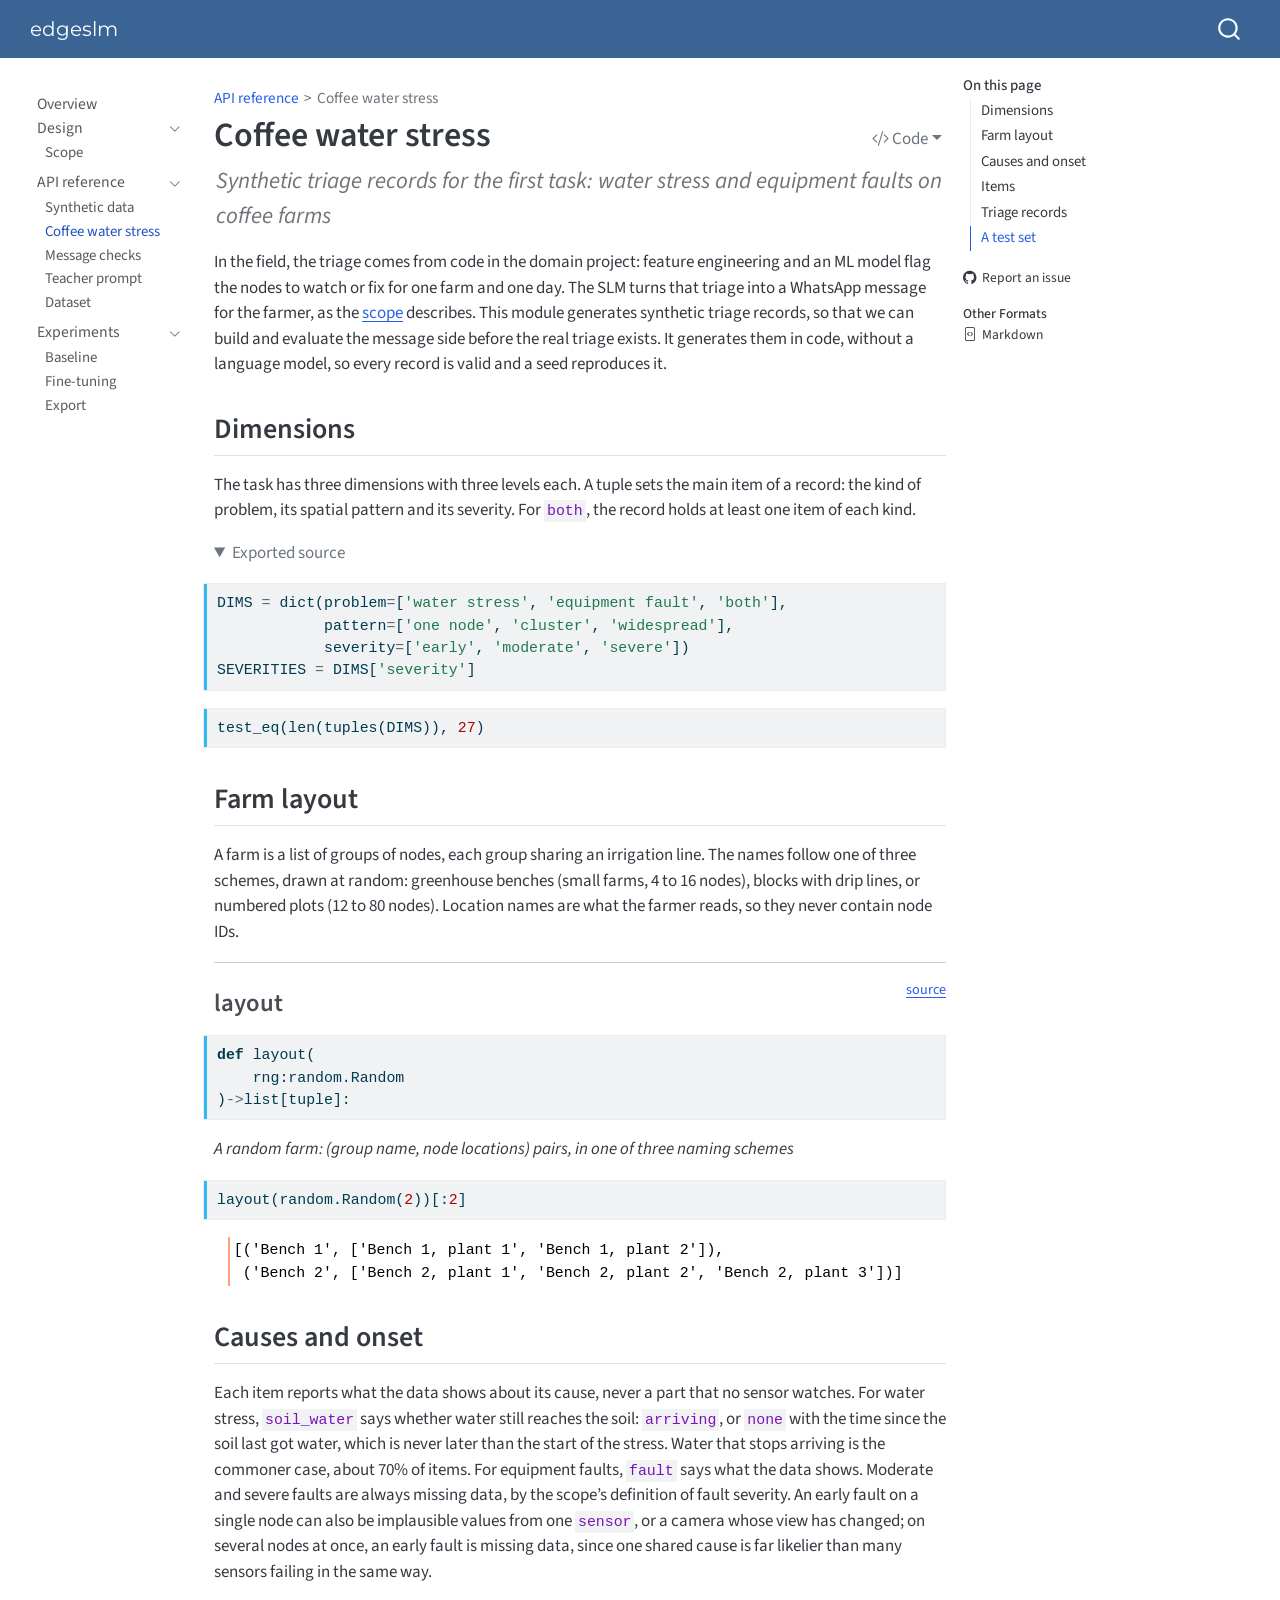
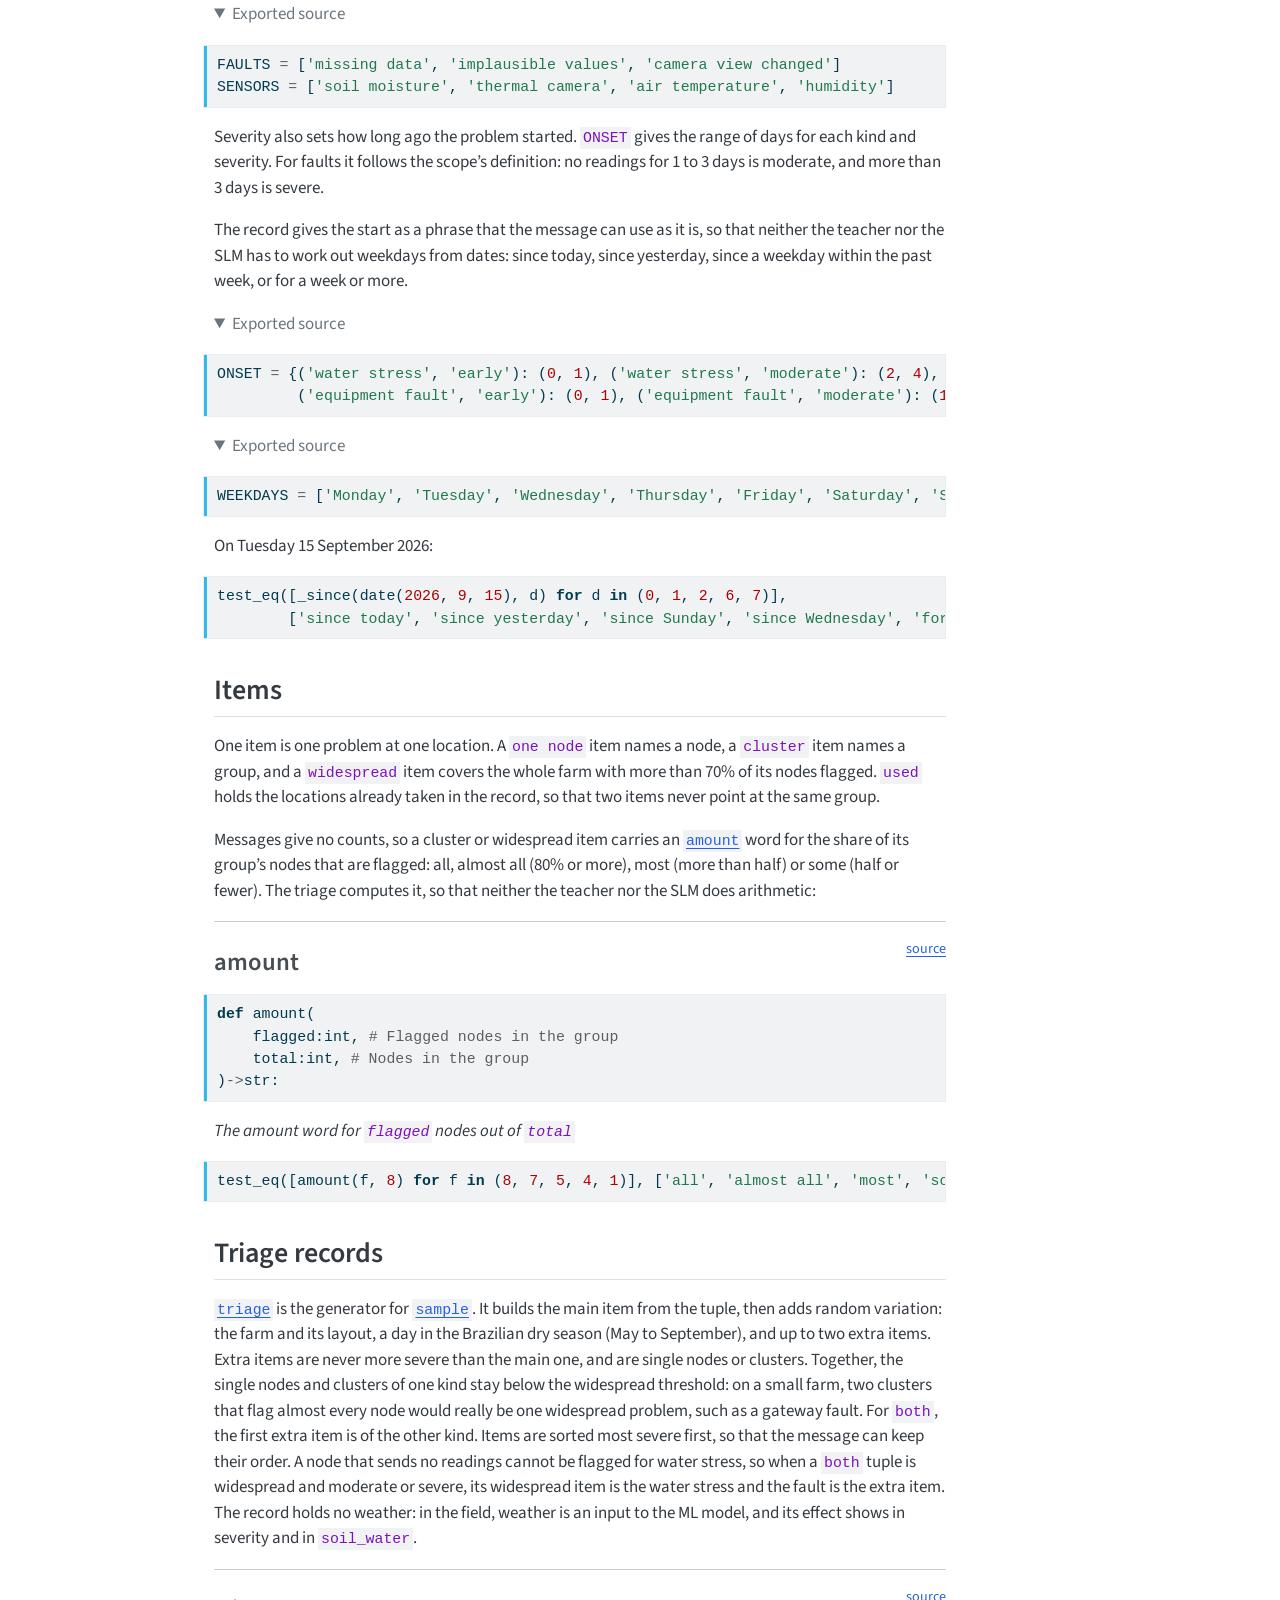
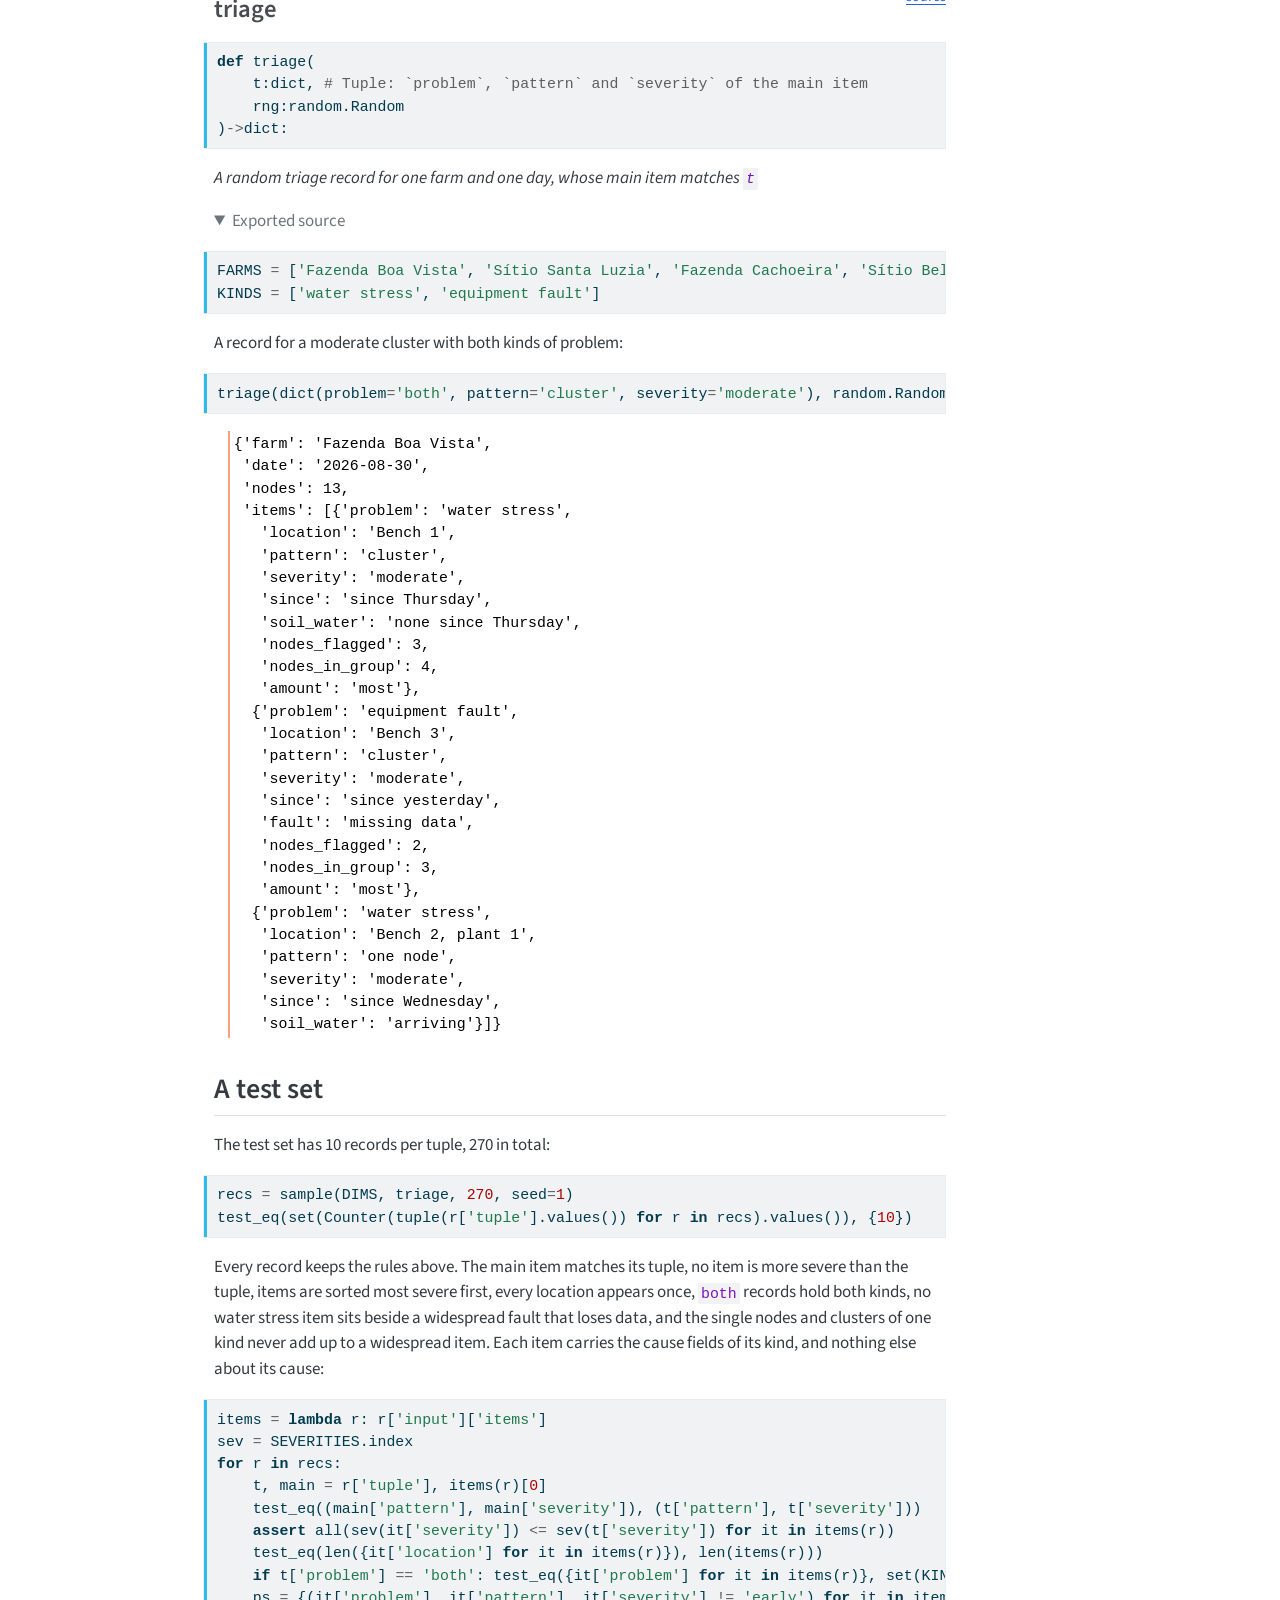
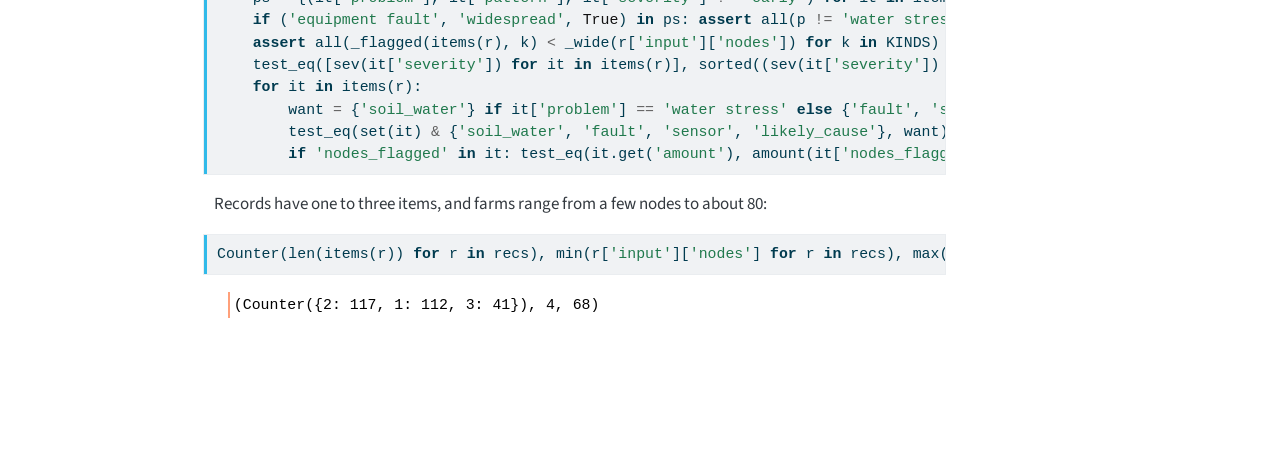
<file: coffee.html>
<!DOCTYPE html>
<html xmlns="http://www.w3.org/1999/xhtml" lang="en" xml:lang="en"><head>

<meta charset="utf-8">
<meta name="generator" content="quarto-1.10.20">

<meta name="viewport" content="width=device-width, initial-scale=1.0, user-scalable=yes">

<meta name="description" content="Synthetic triage records for the first task: water stress and equipment faults on coffee farms">

<title>Coffee water stress – edgeslm</title>
<style>
/* Default styles provided by pandoc.
** See https://pandoc.org/MANUAL.html#variables-for-html for config info.
*/
span.smallcaps{font-variant: small-caps;}
div.columns{display: flex; gap: 1.5em;}
div.column{flex: auto;}
@media screen {
div.columns{gap: min(4vw, 1.5em);}
div.column{overflow-x: auto;}
}
div.hanging-indent{margin-left: 1.5em; text-indent: -1.5em;}
ul.task-list{list-style: none;}
ul.task-list li input[type="checkbox"] {
  width: 0.8em;
  margin: 0 0.8em 0.2em -1em; /* quarto-specific, see https://github.com/quarto-dev/quarto-cli/issues/4556 */ 
  vertical-align: middle;
}
/* CSS for syntax highlighting */
html { -webkit-text-size-adjust: 100%; }
pre > code.sourceCode { white-space: pre; position: relative; }
pre > code.sourceCode > span { display: inline-block; line-height: 1.25; }
pre > code.sourceCode > span:empty { height: 1.2em; }
.sourceCode { overflow: visible; }
code.sourceCode > span { color: inherit; text-decoration: inherit; }
div.sourceCode { margin: 1em 0; }
pre.sourceCode { margin: 0; }
@media screen {
div.sourceCode { overflow: auto; }
}
@media print {
pre > code.sourceCode { white-space: pre-wrap; }
pre > code.sourceCode > span { text-indent: -5em; padding-left: 5em; }
}
pre.numberSource code
  { counter-reset: source-line 0; }
pre.numberSource code > span
  { position: relative; left: -4em; counter-increment: source-line; }
pre.numberSource code > span > a:first-child::before
  { content: counter(source-line);
    position: relative; left: -1em; text-align: right; vertical-align: baseline;
    border: none; display: inline-block;
    -webkit-touch-callout: none; -webkit-user-select: none;
    -khtml-user-select: none; -moz-user-select: none;
    -ms-user-select: none; user-select: none;
    padding: 0 4px; width: 4em;
  }
pre.numberSource { margin-left: 3em;  padding-left: 4px; }
div.sourceCode
  {   }
@media screen {
pre > code.sourceCode > span > a:first-child::before { text-decoration: underline; }
}
</style>


<script src="site_libs/quarto-nav/quarto-nav.js"></script>
<script src="site_libs/quarto-nav/headroom.min.js"></script>
<script src="site_libs/clipboard/clipboard.min.js"></script>
<script src="site_libs/quarto-search/autocomplete.umd.js"></script>
<script src="site_libs/quarto-search/fuse.min.js"></script>
<script src="site_libs/quarto-search/quarto-search.js"></script>
<meta name="quarto:offset" content="./">
<script src="site_libs/quarto-html/quarto.js" type="module"></script>
<script src="site_libs/quarto-html/tabsets/tabsets.js" type="module"></script>
<script src="site_libs/quarto-html/popper.min.js"></script>
<script src="site_libs/quarto-html/tippy.umd.min.js"></script>
<script src="site_libs/quarto-html/anchor.min.js"></script>
<link href="site_libs/quarto-html/tippy.css" rel="stylesheet">
<link href="site_libs/quarto-html/quarto-syntax-highlighting-17888a1159294d3eb470f19f6f52f5a5.css" rel="stylesheet" id="quarto-text-highlighting-styles">
<script src="site_libs/bootstrap/bootstrap.min.js"></script>
<link href="site_libs/bootstrap/bootstrap-icons.css" rel="stylesheet">
<link href="site_libs/bootstrap/bootstrap-4a0132d6516ed1437d66c2742ecec8d8.min.css" rel="stylesheet" append-hash="true" id="quarto-bootstrap" data-mode="light">
<script id="quarto-search-options" type="application/json">{
  "location": "navbar",
  "copy-button": false,
  "collapse-after": 3,
  "panel-placement": "end",
  "type": "overlay",
  "limit": 50,
  "keyboard-shortcut": [
    "f",
    "/",
    "s"
  ],
  "show-item-context": false,
  "language": {
    "search-no-results-text": "No results",
    "search-matching-documents-text": "matching documents",
    "search-copy-link-title": "Copy link to search",
    "search-hide-matches-text": "Hide additional matches",
    "search-more-match-text": "more match in this document",
    "search-more-matches-text": "more matches in this document",
    "search-clear-button-title": "Clear",
    "search-text-placeholder": "",
    "search-detached-cancel-button-title": "Cancel",
    "search-submit-button-title": "Submit",
    "search-label": "Search"
  }
}</script>


<link rel="stylesheet" href="styles.css">
<meta property="og:title" content="Coffee water stress – edgeslm">
<meta property="og:description" content="Synthetic triage records for the first task: water stress and equipment faults on coffee farms">
<meta property="og:site_name" content="edgeslm">
<meta name="twitter:title" content="Coffee water stress – edgeslm">
<meta name="twitter:description" content="Synthetic triage records for the first task: water stress and equipment faults on coffee farms">
<meta name="twitter:card" content="summary">
</head>

<body class="nav-sidebar floating nav-fixed quarto-light">

<div id="quarto-search-results"></div>
  <header id="quarto-header" class="headroom fixed-top">
    <nav class="navbar navbar-expand-lg " data-bs-theme="dark">
      <div class="navbar-container container-fluid">
      <div class="navbar-brand-container mx-auto">
    <a class="navbar-brand" href="./index.html">
    <span class="navbar-title">edgeslm</span>
    </a>
  </div>
        <div class="quarto-navbar-tools tools-end">
</div>
          <div id="quarto-search" class="" title="Search"></div>
      </div> <!-- /container-fluid -->
    </nav>
  <nav class="quarto-secondary-nav">
    <div class="container-fluid d-flex">
      <button type="button" class="quarto-btn-toggle btn" data-bs-toggle="collapse" role="button" data-bs-target=".quarto-sidebar-collapse-item" aria-controls="quarto-sidebar" aria-expanded="false" aria-label="Toggle sidebar navigation" onclick="if (window.quartoToggleHeadroom) { window.quartoToggleHeadroom(); }">
        <i class="bi bi-layout-text-sidebar-reverse"></i>
      </button>
        <nav class="quarto-page-breadcrumbs" aria-label="breadcrumb"><ol class="breadcrumb"><li class="breadcrumb-item"><a href="./synth.html">API reference</a></li><li class="breadcrumb-item"><a href="./coffee.html">Coffee water stress</a></li></ol></nav>
        <a class="flex-grow-1" role="navigation" data-bs-toggle="collapse" data-bs-target=".quarto-sidebar-collapse-item" aria-controls="quarto-sidebar" aria-expanded="false" aria-label="Toggle sidebar navigation" onclick="if (window.quartoToggleHeadroom) { window.quartoToggleHeadroom(); }">      
        </a>
    </div>
  </nav>
</header>
<!-- content -->
<div id="quarto-content" class="quarto-container page-columns page-rows-contents page-layout-article page-navbar">
<!-- sidebar -->
  <nav id="quarto-sidebar" class="sidebar collapse collapse-horizontal quarto-sidebar-collapse-item sidebar-navigation floating overflow-auto">
    <div class="sidebar-menu-container"> 
    <ul class="list-unstyled mt-1">
        <li class="sidebar-item">
  <div class="sidebar-item-container"> 
  <a href="./index.html" class="sidebar-item-text sidebar-link">
 <span class="menu-text">Overview</span></a>
  </div>
</li>
        <li class="sidebar-item sidebar-item-section">
      <div class="sidebar-item-container"> 
            <a class="sidebar-item-text sidebar-link text-start" data-bs-toggle="collapse" data-bs-target="#quarto-sidebar-section-1" role="navigation" aria-expanded="true">
 <span class="menu-text">Design</span></a>
          <a class="sidebar-item-toggle text-start" data-bs-toggle="collapse" data-bs-target="#quarto-sidebar-section-1" role="navigation" aria-expanded="true" aria-label="Toggle section">
            <i class="bi bi-chevron-right ms-2"></i>
          </a> 
      </div>
      <ul id="quarto-sidebar-section-1" class="collapse list-unstyled sidebar-section depth1 show">  
          <li class="sidebar-item">
  <div class="sidebar-item-container"> 
  <a href="./design/scope.html" class="sidebar-item-text sidebar-link">
 <span class="menu-text">Scope</span></a>
  </div>
</li>
      </ul>
  </li>
        <li class="sidebar-item sidebar-item-section">
      <div class="sidebar-item-container"> 
            <a class="sidebar-item-text sidebar-link text-start" data-bs-toggle="collapse" data-bs-target="#quarto-sidebar-section-2" role="navigation" aria-expanded="true">
 <span class="menu-text">API reference</span></a>
          <a class="sidebar-item-toggle text-start" data-bs-toggle="collapse" data-bs-target="#quarto-sidebar-section-2" role="navigation" aria-expanded="true" aria-label="Toggle section">
            <i class="bi bi-chevron-right ms-2"></i>
          </a> 
      </div>
      <ul id="quarto-sidebar-section-2" class="collapse list-unstyled sidebar-section depth1 show">  
          <li class="sidebar-item">
  <div class="sidebar-item-container"> 
  <a href="./synth.html" class="sidebar-item-text sidebar-link">
 <span class="menu-text">Synthetic data</span></a>
  </div>
</li>
          <li class="sidebar-item">
  <div class="sidebar-item-container"> 
  <a href="./coffee.html" class="sidebar-item-text sidebar-link active">
 <span class="menu-text">Coffee water stress</span></a>
  </div>
</li>
          <li class="sidebar-item">
  <div class="sidebar-item-container"> 
  <a href="./checks.html" class="sidebar-item-text sidebar-link">
 <span class="menu-text">Message checks</span></a>
  </div>
</li>
          <li class="sidebar-item">
  <div class="sidebar-item-container"> 
  <a href="./teacher.html" class="sidebar-item-text sidebar-link">
 <span class="menu-text">Teacher prompt</span></a>
  </div>
</li>
          <li class="sidebar-item">
  <div class="sidebar-item-container"> 
  <a href="./dataset.html" class="sidebar-item-text sidebar-link">
 <span class="menu-text">Dataset</span></a>
  </div>
</li>
      </ul>
  </li>
        <li class="sidebar-item sidebar-item-section">
      <div class="sidebar-item-container"> 
            <a class="sidebar-item-text sidebar-link text-start" data-bs-toggle="collapse" data-bs-target="#quarto-sidebar-section-3" role="navigation" aria-expanded="true">
 <span class="menu-text">Experiments</span></a>
          <a class="sidebar-item-toggle text-start" data-bs-toggle="collapse" data-bs-target="#quarto-sidebar-section-3" role="navigation" aria-expanded="true" aria-label="Toggle section">
            <i class="bi bi-chevron-right ms-2"></i>
          </a> 
      </div>
      <ul id="quarto-sidebar-section-3" class="collapse list-unstyled sidebar-section depth1 show">  
          <li class="sidebar-item">
  <div class="sidebar-item-container"> 
  <a href="./baseline.html" class="sidebar-item-text sidebar-link">
 <span class="menu-text">Baseline</span></a>
  </div>
</li>
          <li class="sidebar-item">
  <div class="sidebar-item-container"> 
  <a href="./finetune.html" class="sidebar-item-text sidebar-link">
 <span class="menu-text">Fine-tuning</span></a>
  </div>
</li>
          <li class="sidebar-item">
  <div class="sidebar-item-container"> 
  <a href="./export.html" class="sidebar-item-text sidebar-link">
 <span class="menu-text">Export</span></a>
  </div>
</li>
      </ul>
  </li>
    </ul>
    </div>
</nav>
<div id="quarto-sidebar-glass" class="quarto-sidebar-collapse-item" data-bs-toggle="collapse" data-bs-target=".quarto-sidebar-collapse-item"></div>
<!-- margin-sidebar -->
    <div id="quarto-margin-sidebar" class="sidebar margin-sidebar">
        <nav id="TOC" role="doc-toc" class="toc-active">
    <h2 id="toc-title">On this page</h2>
   
  <ul>
  <li><a href="#dimensions" id="toc-dimensions" class="nav-link active" data-scroll-target="#dimensions">Dimensions</a></li>
  <li><a href="#farm-layout" id="toc-farm-layout" class="nav-link" data-scroll-target="#farm-layout">Farm layout</a></li>
  <li><a href="#causes-and-onset" id="toc-causes-and-onset" class="nav-link" data-scroll-target="#causes-and-onset">Causes and onset</a></li>
  <li><a href="#items" id="toc-items" class="nav-link" data-scroll-target="#items">Items</a></li>
  <li><a href="#triage-records" id="toc-triage-records" class="nav-link" data-scroll-target="#triage-records">Triage records</a></li>
  <li><a href="#a-test-set" id="toc-a-test-set" class="nav-link" data-scroll-target="#a-test-set">A test set</a></li>
  </ul>
<div class="toc-actions"><ul><li><a href="https://github.com/franckalbinet/edgeslm/issues/new" class="toc-action"><i class="bi bi-github"></i>Report an issue</a></li></ul></div><div class="quarto-alternate-formats"><h2>Other Formats</h2><ul><li><a href="coffee.html.md"><i class="bi bi-file-code"></i>Markdown</a></li></ul></div></nav>
    </div>
<!-- main -->
<main class="content" id="quarto-document-content">

<header id="title-block-header" class="quarto-title-block default"><nav class="quarto-page-breadcrumbs quarto-title-breadcrumbs d-none d-lg-block" aria-label="breadcrumb"><ol class="breadcrumb"><li class="breadcrumb-item"><a href="./synth.html">API reference</a></li><li class="breadcrumb-item"><a href="./coffee.html">Coffee water stress</a></li></ol></nav>
<div class="quarto-title">
<div class="quarto-title-block"><div><h1 class="title">Coffee water stress</h1><button type="button" class="btn code-tools-button dropdown-toggle" id="quarto-code-tools-menu" data-bs-toggle="dropdown" aria-expanded="false"><i class="bi"></i> Code</button><ul class="dropdown-menu dropdown-menu-end" aria-labelelledby="quarto-code-tools-menu"><li><a id="quarto-show-all-code" class="dropdown-item" href="javascript:void(0)" role="button">Show All Code</a></li><li><a id="quarto-hide-all-code" class="dropdown-item" href="javascript:void(0)" role="button">Hide All Code</a></li></ul></div></div>
</div>

<div>
  <div class="description">
    Synthetic triage records for the first task: water stress and equipment faults on coffee farms
  </div>
</div>


<div class="quarto-title-meta">

    
  
    
  </div>
  


</header>


<!-- WARNING: THIS FILE WAS AUTOGENERATED! DO NOT EDIT! -->
<p>In the field, the triage comes from code in the domain project: feature engineering and an ML model flag the nodes to watch or fix for one farm and one day. The SLM turns that triage into a WhatsApp message for the farmer, as the <a href="./design/scope.html">scope</a> describes. This module generates synthetic triage records, so that we can build and evaluate the message side before the real triage exists. It generates them in code, without a language model, so every record is valid and a seed reproduces it.</p>
<section id="dimensions" class="level2">
<h2 class="anchored" data-anchor-id="dimensions">Dimensions</h2>
<p>The task has three dimensions with three levels each. A tuple sets the main item of a record: the kind of problem, its spatial pattern and its severity. For <code>both</code>, the record holds at least one item of each kind.</p>
<div id="023e75df" class="cell" data-quarto-private-1="{&quot;key&quot;:&quot;execution&quot;,&quot;value&quot;:{&quot;iopub.execute_input&quot;:&quot;2026-11-01T21:37:38.660013+00:00&quot;,&quot;shell.execute_reply&quot;:&quot;2026-11-01T21:37:38.660975+00:00&quot;,&quot;total&quot;:0.0009645000000020332}}" data-exports="true" data-execution_count="3">
<details open="" class="code-fold">
<summary>Exported source</summary>
<div class="code-copy-outer-scaffold"><div class="sourceCode cell-code" id="cb1"><pre class="sourceCode python code-with-copy"><code class="sourceCode python"><span id="cb1-1"><a href="#cb1-1" aria-hidden="true" tabindex="-1"></a>DIMS <span class="op">=</span> <span class="bu">dict</span>(problem<span class="op">=</span>[<span class="st">'water stress'</span>, <span class="st">'equipment fault'</span>, <span class="st">'both'</span>],</span>
<span id="cb1-2"><a href="#cb1-2" aria-hidden="true" tabindex="-1"></a>            pattern<span class="op">=</span>[<span class="st">'one node'</span>, <span class="st">'cluster'</span>, <span class="st">'widespread'</span>],</span>
<span id="cb1-3"><a href="#cb1-3" aria-hidden="true" tabindex="-1"></a>            severity<span class="op">=</span>[<span class="st">'early'</span>, <span class="st">'moderate'</span>, <span class="st">'severe'</span>])</span>
<span id="cb1-4"><a href="#cb1-4" aria-hidden="true" tabindex="-1"></a>SEVERITIES <span class="op">=</span> DIMS[<span class="st">'severity'</span>]</span></code></pre></div><button title="Copy to Clipboard" class="code-copy-button"><i class="bi"></i></button></div>
</details>
</div>
<div id="20e0e9ed" class="cell">
<div class="code-copy-outer-scaffold"><div class="sourceCode cell-code" id="cb2"><pre class="sourceCode python code-with-copy"><code class="sourceCode python"><span id="cb2-1"><a href="#cb2-1" aria-hidden="true" tabindex="-1"></a>test_eq(<span class="bu">len</span>(tuples(DIMS)), <span class="dv">27</span>)</span></code></pre></div><button title="Copy to Clipboard" class="code-copy-button"><i class="bi"></i></button></div>
</div>
</section>
<section id="farm-layout" class="level2">
<h2 class="anchored" data-anchor-id="farm-layout">Farm layout</h2>
<p>A farm is a list of groups of nodes, each group sharing an irrigation line. The names follow one of three schemes, drawn at random: greenhouse benches (small farms, 4 to 16 nodes), blocks with drip lines, or numbered plots (12 to 80 nodes). Location names are what the farmer reads, so they never contain node IDs.</p>
<div id="4c0cfe19" class="cell" data-quarto-private-1="{&quot;key&quot;:&quot;execution&quot;,&quot;value&quot;:{&quot;iopub.execute_input&quot;:&quot;2026-11-01T21:37:38.664145+00:00&quot;,&quot;shell.execute_reply&quot;:&quot;2026-11-01T21:37:38.814597+00:00&quot;,&quot;total&quot;:0.15045797399999827}}" data-execution_count="5">
<hr>
<p><a href="https://github.com/franckalbinet/edgeslm/blob/main/edgeslm/coffee.py#L23" target="_blank" style="float:right; font-size:smaller">source</a></p>
<section id="layout" class="level3">
<h3 class="anchored" data-anchor-id="layout">layout</h3>
<div class="code-copy-outer-scaffold"><div class="sourceCode" id="cb3"><pre class="sourceCode python code-with-copy"><code class="sourceCode python"><span id="cb3-1"><a href="#cb3-1" aria-hidden="true" tabindex="-1"></a><span class="kw">def</span> layout(</span>
<span id="cb3-2"><a href="#cb3-2" aria-hidden="true" tabindex="-1"></a>    rng:random.Random</span>
<span id="cb3-3"><a href="#cb3-3" aria-hidden="true" tabindex="-1"></a>)<span class="op">-&gt;</span><span class="bu">list</span>[<span class="bu">tuple</span>]:</span></code></pre></div><button title="Copy to Clipboard" class="code-copy-button"><i class="bi"></i></button></div>
<p><em>A random farm: (group name, node locations) pairs, in one of three naming schemes</em></p>
</section>
</div>
<div id="e578ebe5" class="cell">
<div class="code-copy-outer-scaffold"><div class="sourceCode cell-code" id="cb4"><pre class="sourceCode python code-with-copy"><code class="sourceCode python"><span id="cb4-1"><a href="#cb4-1" aria-hidden="true" tabindex="-1"></a>layout(random.Random(<span class="dv">2</span>))[:<span class="dv">2</span>]</span></code></pre></div><button title="Copy to Clipboard" class="code-copy-button"><i class="bi"></i></button></div>
<div class="cell-output cell-output-display">
<pre><code>[('Bench 1', ['Bench 1, plant 1', 'Bench 1, plant 2']),
 ('Bench 2', ['Bench 2, plant 1', 'Bench 2, plant 2', 'Bench 2, plant 3'])]</code></pre>
</div>
</div>
</section>
<section id="causes-and-onset" class="level2">
<h2 class="anchored" data-anchor-id="causes-and-onset">Causes and onset</h2>
<p>Each item reports what the data shows about its cause, never a part that no sensor watches. For water stress, <code>soil_water</code> says whether water still reaches the soil: <code>arriving</code>, or <code>none</code> with the time since the soil last got water, which is never later than the start of the stress. Water that stops arriving is the commoner case, about 70% of items. For equipment faults, <code>fault</code> says what the data shows. Moderate and severe faults are always missing data, by the scope’s definition of fault severity. An early fault on a single node can also be implausible values from one <code>sensor</code>, or a camera whose view has changed; on several nodes at once, an early fault is missing data, since one shared cause is far likelier than many sensors failing in the same way.</p>
<div id="5f88f4db" class="cell" data-quarto-private-1="{&quot;key&quot;:&quot;execution&quot;,&quot;value&quot;:{&quot;iopub.execute_input&quot;:&quot;2026-11-01T21:37:38.814903+00:00&quot;,&quot;shell.execute_reply&quot;:&quot;2026-11-01T21:37:38.818598+00:00&quot;,&quot;total&quot;:0.0036981299999965245}}" data-exports="true" data-execution_count="6">
<details open="" class="code-fold">
<summary>Exported source</summary>
<div class="code-copy-outer-scaffold"><div class="sourceCode cell-code" id="cb6"><pre class="sourceCode python code-with-copy"><code class="sourceCode python"><span id="cb6-1"><a href="#cb6-1" aria-hidden="true" tabindex="-1"></a>FAULTS <span class="op">=</span> [<span class="st">'missing data'</span>, <span class="st">'implausible values'</span>, <span class="st">'camera view changed'</span>]</span>
<span id="cb6-2"><a href="#cb6-2" aria-hidden="true" tabindex="-1"></a>SENSORS <span class="op">=</span> [<span class="st">'soil moisture'</span>, <span class="st">'thermal camera'</span>, <span class="st">'air temperature'</span>, <span class="st">'humidity'</span>]</span></code></pre></div><button title="Copy to Clipboard" class="code-copy-button"><i class="bi"></i></button></div>
</details>
</div>
<p>Severity also sets how long ago the problem started. <code>ONSET</code> gives the range of days for each kind and severity. For faults it follows the scope’s definition: no readings for 1 to 3 days is moderate, and more than 3 days is severe.</p>
<p>The record gives the start as a phrase that the message can use as it is, so that neither the teacher nor the SLM has to work out weekdays from dates: since today, since yesterday, since a weekday within the past week, or for a week or more.</p>
<div id="78af7dbf" class="cell" data-quarto-private-1="{&quot;key&quot;:&quot;execution&quot;,&quot;value&quot;:{&quot;iopub.execute_input&quot;:&quot;2026-11-01T21:37:38.818859+00:00&quot;,&quot;shell.execute_reply&quot;:&quot;2026-11-01T21:37:38.819881+00:00&quot;,&quot;total&quot;:0.0010253950000063128}}" data-exports="true" data-execution_count="7">
<details open="" class="code-fold">
<summary>Exported source</summary>
<div class="code-copy-outer-scaffold"><div class="sourceCode cell-code" id="cb7"><pre class="sourceCode python code-with-copy"><code class="sourceCode python"><span id="cb7-1"><a href="#cb7-1" aria-hidden="true" tabindex="-1"></a>ONSET <span class="op">=</span> {(<span class="st">'water stress'</span>, <span class="st">'early'</span>): (<span class="dv">0</span>, <span class="dv">1</span>), (<span class="st">'water stress'</span>, <span class="st">'moderate'</span>): (<span class="dv">2</span>, <span class="dv">4</span>), (<span class="st">'water stress'</span>, <span class="st">'severe'</span>): (<span class="dv">4</span>, <span class="dv">8</span>),</span>
<span id="cb7-2"><a href="#cb7-2" aria-hidden="true" tabindex="-1"></a>         (<span class="st">'equipment fault'</span>, <span class="st">'early'</span>): (<span class="dv">0</span>, <span class="dv">1</span>), (<span class="st">'equipment fault'</span>, <span class="st">'moderate'</span>): (<span class="dv">1</span>, <span class="dv">3</span>), (<span class="st">'equipment fault'</span>, <span class="st">'severe'</span>): (<span class="dv">4</span>, <span class="dv">10</span>)}</span></code></pre></div><button title="Copy to Clipboard" class="code-copy-button"><i class="bi"></i></button></div>
</details>
</div>
<div id="4d666bf9" class="cell" data-quarto-private-1="{&quot;key&quot;:&quot;execution&quot;,&quot;value&quot;:{&quot;iopub.execute_input&quot;:&quot;2026-11-01T21:37:38.819982+00:00&quot;,&quot;shell.execute_reply&quot;:&quot;2026-11-01T21:37:38.822576+00:00&quot;,&quot;total&quot;:0.0025973939999985873}}" data-exports="true" data-execution_count="8">
<details open="" class="code-fold">
<summary>Exported source</summary>
<div class="code-copy-outer-scaffold"><div class="sourceCode cell-code" id="cb8"><pre class="sourceCode python code-with-copy"><code class="sourceCode python"><span id="cb8-1"><a href="#cb8-1" aria-hidden="true" tabindex="-1"></a>WEEKDAYS <span class="op">=</span> [<span class="st">'Monday'</span>, <span class="st">'Tuesday'</span>, <span class="st">'Wednesday'</span>, <span class="st">'Thursday'</span>, <span class="st">'Friday'</span>, <span class="st">'Saturday'</span>, <span class="st">'Sunday'</span>]</span></code></pre></div><button title="Copy to Clipboard" class="code-copy-button"><i class="bi"></i></button></div>
</details>
</div>
<p>On Tuesday 15 September 2026:</p>
<div id="70ce591b" class="cell">
<div class="code-copy-outer-scaffold"><div class="sourceCode cell-code" id="cb9"><pre class="sourceCode python code-with-copy"><code class="sourceCode python"><span id="cb9-1"><a href="#cb9-1" aria-hidden="true" tabindex="-1"></a>test_eq([_since(date(<span class="dv">2026</span>, <span class="dv">9</span>, <span class="dv">15</span>), d) <span class="cf">for</span> d <span class="kw">in</span> (<span class="dv">0</span>, <span class="dv">1</span>, <span class="dv">2</span>, <span class="dv">6</span>, <span class="dv">7</span>)],</span>
<span id="cb9-2"><a href="#cb9-2" aria-hidden="true" tabindex="-1"></a>        [<span class="st">'since today'</span>, <span class="st">'since yesterday'</span>, <span class="st">'since Sunday'</span>, <span class="st">'since Wednesday'</span>, <span class="st">'for a week or more'</span>])</span></code></pre></div><button title="Copy to Clipboard" class="code-copy-button"><i class="bi"></i></button></div>
</div>
</section>
<section id="items" class="level2">
<h2 class="anchored" data-anchor-id="items">Items</h2>
<p>One item is one problem at one location. A <code>one node</code> item names a node, a <code>cluster</code> item names a group, and a <code>widespread</code> item covers the whole farm with more than 70% of its nodes flagged. <code>used</code> holds the locations already taken in the record, so that two items never point at the same group.</p>
<p>Messages give no counts, so a cluster or widespread item carries an <a href="https://franckalbinet.github.io/edgeslm/coffee.html#amount"><code>amount</code></a> word for the share of its group’s nodes that are flagged: all, almost all (80% or more), most (more than half) or some (half or fewer). The triage computes it, so that neither the teacher nor the SLM does arithmetic:</p>
<div id="2f76a4ac" class="cell" data-quarto-private-1="{&quot;key&quot;:&quot;execution&quot;,&quot;value&quot;:{&quot;iopub.execute_input&quot;:&quot;2026-11-01T21:37:38.826369+00:00&quot;,&quot;shell.execute_reply&quot;:&quot;2026-11-01T21:37:38.835215+00:00&quot;,&quot;total&quot;:0.008850277000000517}}" data-execution_count="11">
<hr>
<p><a href="https://github.com/franckalbinet/edgeslm/blob/main/edgeslm/coffee.py#L58" target="_blank" style="float:right; font-size:smaller">source</a></p>
<section id="amount" class="level3">
<h3 class="anchored" data-anchor-id="amount">amount</h3>
<div class="code-copy-outer-scaffold"><div class="sourceCode" id="cb10"><pre class="sourceCode python code-with-copy"><code class="sourceCode python"><span id="cb10-1"><a href="#cb10-1" aria-hidden="true" tabindex="-1"></a><span class="kw">def</span> amount(</span>
<span id="cb10-2"><a href="#cb10-2" aria-hidden="true" tabindex="-1"></a>    flagged:<span class="bu">int</span>, <span class="co"># Flagged nodes in the group</span></span>
<span id="cb10-3"><a href="#cb10-3" aria-hidden="true" tabindex="-1"></a>    total:<span class="bu">int</span>, <span class="co"># Nodes in the group</span></span>
<span id="cb10-4"><a href="#cb10-4" aria-hidden="true" tabindex="-1"></a>)<span class="op">-&gt;</span><span class="bu">str</span>:</span></code></pre></div><button title="Copy to Clipboard" class="code-copy-button"><i class="bi"></i></button></div>
<p><em>The amount word for <code>flagged</code> nodes out of <code>total</code></em></p>
</section>
</div>
<div id="317dc4b4" class="cell">
<div class="code-copy-outer-scaffold"><div class="sourceCode cell-code" id="cb11"><pre class="sourceCode python code-with-copy"><code class="sourceCode python"><span id="cb11-1"><a href="#cb11-1" aria-hidden="true" tabindex="-1"></a>test_eq([amount(f, <span class="dv">8</span>) <span class="cf">for</span> f <span class="kw">in</span> (<span class="dv">8</span>, <span class="dv">7</span>, <span class="dv">5</span>, <span class="dv">4</span>, <span class="dv">1</span>)], [<span class="st">'all'</span>, <span class="st">'almost all'</span>, <span class="st">'most'</span>, <span class="st">'some'</span>, <span class="st">'some'</span>])</span></code></pre></div><button title="Copy to Clipboard" class="code-copy-button"><i class="bi"></i></button></div>
</div>
</section>
<section id="triage-records" class="level2">
<h2 class="anchored" data-anchor-id="triage-records">Triage records</h2>
<p><a href="https://franckalbinet.github.io/edgeslm/coffee.html#triage"><code>triage</code></a> is the generator for <a href="https://franckalbinet.github.io/edgeslm/synth.html#sample"><code>sample</code></a>. It builds the main item from the tuple, then adds random variation: the farm and its layout, a day in the Brazilian dry season (May to September), and up to two extra items. Extra items are never more severe than the main one, and are single nodes or clusters. Together, the single nodes and clusters of one kind stay below the widespread threshold: on a small farm, two clusters that flag almost every node would really be one widespread problem, such as a gateway fault. For <code>both</code>, the first extra item is of the other kind. Items are sorted most severe first, so that the message can keep their order. A node that sends no readings cannot be flagged for water stress, so when a <code>both</code> tuple is widespread and moderate or severe, its widespread item is the water stress and the fault is the extra item. The record holds no weather: in the field, weather is an input to the ML model, and its effect shows in severity and in <code>soil_water</code>.</p>
<div id="6edc3bc0" class="cell" data-quarto-private-1="{&quot;key&quot;:&quot;execution&quot;,&quot;value&quot;:{&quot;iopub.execute_input&quot;:&quot;2026-11-01T21:37:38.851294+00:00&quot;,&quot;shell.execute_reply&quot;:&quot;2026-11-01T21:37:38.861181+00:00&quot;,&quot;total&quot;:0.009891540999994675}}" data-execution_count="15">
<hr>
<p><a href="https://github.com/franckalbinet/edgeslm/blob/main/edgeslm/coffee.py#L101" target="_blank" style="float:right; font-size:smaller">source</a></p>
<section id="triage" class="level3">
<h3 class="anchored" data-anchor-id="triage">triage</h3>
<div class="code-copy-outer-scaffold"><div class="sourceCode" id="cb12"><pre class="sourceCode python code-with-copy"><code class="sourceCode python"><span id="cb12-1"><a href="#cb12-1" aria-hidden="true" tabindex="-1"></a><span class="kw">def</span> triage(</span>
<span id="cb12-2"><a href="#cb12-2" aria-hidden="true" tabindex="-1"></a>    t:<span class="bu">dict</span>, <span class="co"># Tuple: `problem`, `pattern` and `severity` of the main item</span></span>
<span id="cb12-3"><a href="#cb12-3" aria-hidden="true" tabindex="-1"></a>    rng:random.Random</span>
<span id="cb12-4"><a href="#cb12-4" aria-hidden="true" tabindex="-1"></a>)<span class="op">-&gt;</span><span class="bu">dict</span>:</span></code></pre></div><button title="Copy to Clipboard" class="code-copy-button"><i class="bi"></i></button></div>
<p><em>A random triage record for one farm and one day, whose main item matches <code>t</code></em></p>
</section>
</div>
<div id="c8286935" class="cell" data-quarto-private-1="{&quot;key&quot;:&quot;execution&quot;,&quot;value&quot;:{&quot;iopub.execute_input&quot;:&quot;2026-11-01T21:37:38.841397+00:00&quot;,&quot;shell.execute_reply&quot;:&quot;2026-11-01T21:37:38.844331+00:00&quot;,&quot;total&quot;:0.0029369310000006976}}" data-exports="true" data-execution_count="13">
<details open="" class="code-fold">
<summary>Exported source</summary>
<div class="code-copy-outer-scaffold"><div class="sourceCode cell-code" id="cb13"><pre class="sourceCode python code-with-copy"><code class="sourceCode python"><span id="cb13-1"><a href="#cb13-1" aria-hidden="true" tabindex="-1"></a>FARMS <span class="op">=</span> [<span class="st">'Fazenda Boa Vista'</span>, <span class="st">'Sítio Santa Luzia'</span>, <span class="st">'Fazenda Cachoeira'</span>, <span class="st">'Sítio Bela Vista'</span>, <span class="st">'Fazenda São João'</span>, <span class="st">'Sítio Recanto'</span>]</span>
<span id="cb13-2"><a href="#cb13-2" aria-hidden="true" tabindex="-1"></a>KINDS <span class="op">=</span> [<span class="st">'water stress'</span>, <span class="st">'equipment fault'</span>]</span></code></pre></div><button title="Copy to Clipboard" class="code-copy-button"><i class="bi"></i></button></div>
</details>
</div>
<p>A record for a moderate cluster with both kinds of problem:</p>
<div id="b585b5a9" class="cell">
<div class="code-copy-outer-scaffold"><div class="sourceCode cell-code" id="cb14"><pre class="sourceCode python code-with-copy"><code class="sourceCode python"><span id="cb14-1"><a href="#cb14-1" aria-hidden="true" tabindex="-1"></a>triage(<span class="bu">dict</span>(problem<span class="op">=</span><span class="st">'both'</span>, pattern<span class="op">=</span><span class="st">'cluster'</span>, severity<span class="op">=</span><span class="st">'moderate'</span>), random.Random(<span class="dv">3</span>))</span></code></pre></div><button title="Copy to Clipboard" class="code-copy-button"><i class="bi"></i></button></div>
<div class="cell-output cell-output-display">
<pre><code>{'farm': 'Fazenda Boa Vista',
 'date': '2026-08-30',
 'nodes': 13,
 'items': [{'problem': 'water stress',
   'location': 'Bench 1',
   'pattern': 'cluster',
   'severity': 'moderate',
   'since': 'since Thursday',
   'soil_water': 'none since Thursday',
   'nodes_flagged': 3,
   'nodes_in_group': 4,
   'amount': 'most'},
  {'problem': 'equipment fault',
   'location': 'Bench 3',
   'pattern': 'cluster',
   'severity': 'moderate',
   'since': 'since yesterday',
   'fault': 'missing data',
   'nodes_flagged': 2,
   'nodes_in_group': 3,
   'amount': 'most'},
  {'problem': 'water stress',
   'location': 'Bench 2, plant 1',
   'pattern': 'one node',
   'severity': 'moderate',
   'since': 'since Wednesday',
   'soil_water': 'arriving'}]}</code></pre>
</div>
</div>
</section>
<section id="a-test-set" class="level2">
<h2 class="anchored" data-anchor-id="a-test-set">A test set</h2>
<p>The test set has 10 records per tuple, 270 in total:</p>
<div id="0fa192e7" class="cell">
<div class="code-copy-outer-scaffold"><div class="sourceCode cell-code" id="cb16"><pre class="sourceCode python code-with-copy"><code class="sourceCode python"><span id="cb16-1"><a href="#cb16-1" aria-hidden="true" tabindex="-1"></a>recs <span class="op">=</span> sample(DIMS, triage, <span class="dv">270</span>, seed<span class="op">=</span><span class="dv">1</span>)</span>
<span id="cb16-2"><a href="#cb16-2" aria-hidden="true" tabindex="-1"></a>test_eq(<span class="bu">set</span>(Counter(<span class="bu">tuple</span>(r[<span class="st">'tuple'</span>].values()) <span class="cf">for</span> r <span class="kw">in</span> recs).values()), {<span class="dv">10</span>})</span></code></pre></div><button title="Copy to Clipboard" class="code-copy-button"><i class="bi"></i></button></div>
</div>
<p>Every record keeps the rules above. The main item matches its tuple, no item is more severe than the tuple, items are sorted most severe first, every location appears once, <code>both</code> records hold both kinds, no water stress item sits beside a widespread fault that loses data, and the single nodes and clusters of one kind never add up to a widespread item. Each item carries the cause fields of its kind, and nothing else about its cause:</p>
<div id="9d732c4b" class="cell">
<div class="code-copy-outer-scaffold"><div class="sourceCode cell-code" id="cb17"><pre class="sourceCode python code-with-copy"><code class="sourceCode python"><span id="cb17-1"><a href="#cb17-1" aria-hidden="true" tabindex="-1"></a>items <span class="op">=</span> <span class="kw">lambda</span> r: r[<span class="st">'input'</span>][<span class="st">'items'</span>]</span>
<span id="cb17-2"><a href="#cb17-2" aria-hidden="true" tabindex="-1"></a>sev <span class="op">=</span> SEVERITIES.index</span>
<span id="cb17-3"><a href="#cb17-3" aria-hidden="true" tabindex="-1"></a><span class="cf">for</span> r <span class="kw">in</span> recs:</span>
<span id="cb17-4"><a href="#cb17-4" aria-hidden="true" tabindex="-1"></a>    t, main <span class="op">=</span> r[<span class="st">'tuple'</span>], items(r)[<span class="dv">0</span>]</span>
<span id="cb17-5"><a href="#cb17-5" aria-hidden="true" tabindex="-1"></a>    test_eq((main[<span class="st">'pattern'</span>], main[<span class="st">'severity'</span>]), (t[<span class="st">'pattern'</span>], t[<span class="st">'severity'</span>]))</span>
<span id="cb17-6"><a href="#cb17-6" aria-hidden="true" tabindex="-1"></a>    <span class="cf">assert</span> <span class="bu">all</span>(sev(it[<span class="st">'severity'</span>]) <span class="op">&lt;=</span> sev(t[<span class="st">'severity'</span>]) <span class="cf">for</span> it <span class="kw">in</span> items(r))</span>
<span id="cb17-7"><a href="#cb17-7" aria-hidden="true" tabindex="-1"></a>    test_eq(<span class="bu">len</span>({it[<span class="st">'location'</span>] <span class="cf">for</span> it <span class="kw">in</span> items(r)}), <span class="bu">len</span>(items(r)))</span>
<span id="cb17-8"><a href="#cb17-8" aria-hidden="true" tabindex="-1"></a>    <span class="cf">if</span> t[<span class="st">'problem'</span>] <span class="op">==</span> <span class="st">'both'</span>: test_eq({it[<span class="st">'problem'</span>] <span class="cf">for</span> it <span class="kw">in</span> items(r)}, <span class="bu">set</span>(KINDS))</span>
<span id="cb17-9"><a href="#cb17-9" aria-hidden="true" tabindex="-1"></a>    ps <span class="op">=</span> {(it[<span class="st">'problem'</span>], it[<span class="st">'pattern'</span>], it[<span class="st">'severity'</span>] <span class="op">!=</span> <span class="st">'early'</span>) <span class="cf">for</span> it <span class="kw">in</span> items(r)}</span>
<span id="cb17-10"><a href="#cb17-10" aria-hidden="true" tabindex="-1"></a>    <span class="cf">if</span> (<span class="st">'equipment fault'</span>, <span class="st">'widespread'</span>, <span class="va">True</span>) <span class="kw">in</span> ps: <span class="cf">assert</span> <span class="bu">all</span>(p <span class="op">!=</span> <span class="st">'water stress'</span> <span class="cf">for</span> p, <span class="op">*</span>_ <span class="kw">in</span> ps)</span>
<span id="cb17-11"><a href="#cb17-11" aria-hidden="true" tabindex="-1"></a>    <span class="cf">assert</span> <span class="bu">all</span>(_flagged(items(r), k) <span class="op">&lt;</span> _wide(r[<span class="st">'input'</span>][<span class="st">'nodes'</span>]) <span class="cf">for</span> k <span class="kw">in</span> KINDS)</span>
<span id="cb17-12"><a href="#cb17-12" aria-hidden="true" tabindex="-1"></a>    test_eq([sev(it[<span class="st">'severity'</span>]) <span class="cf">for</span> it <span class="kw">in</span> items(r)], <span class="bu">sorted</span>((sev(it[<span class="st">'severity'</span>]) <span class="cf">for</span> it <span class="kw">in</span> items(r)), reverse<span class="op">=</span><span class="va">True</span>))</span>
<span id="cb17-13"><a href="#cb17-13" aria-hidden="true" tabindex="-1"></a>    <span class="cf">for</span> it <span class="kw">in</span> items(r):</span>
<span id="cb17-14"><a href="#cb17-14" aria-hidden="true" tabindex="-1"></a>        want <span class="op">=</span> {<span class="st">'soil_water'</span>} <span class="cf">if</span> it[<span class="st">'problem'</span>] <span class="op">==</span> <span class="st">'water stress'</span> <span class="cf">else</span> {<span class="st">'fault'</span>, <span class="st">'sensor'</span>} <span class="cf">if</span> it.get(<span class="st">'fault'</span>) <span class="op">==</span> <span class="st">'implausible values'</span> <span class="cf">else</span> {<span class="st">'fault'</span>}</span>
<span id="cb17-15"><a href="#cb17-15" aria-hidden="true" tabindex="-1"></a>        test_eq(<span class="bu">set</span>(it) <span class="op">&amp;</span> {<span class="st">'soil_water'</span>, <span class="st">'fault'</span>, <span class="st">'sensor'</span>, <span class="st">'likely_cause'</span>}, want)</span>
<span id="cb17-16"><a href="#cb17-16" aria-hidden="true" tabindex="-1"></a>        <span class="cf">if</span> <span class="st">'nodes_flagged'</span> <span class="kw">in</span> it: test_eq(it.get(<span class="st">'amount'</span>), amount(it[<span class="st">'nodes_flagged'</span>], it[<span class="st">'nodes_in_group'</span>]))</span></code></pre></div><button title="Copy to Clipboard" class="code-copy-button"><i class="bi"></i></button></div>
</div>
<p>Records have one to three items, and farms range from a few nodes to about 80:</p>
<div id="5ca2a0df" class="cell">
<div class="code-copy-outer-scaffold"><div class="sourceCode cell-code" id="cb18"><pre class="sourceCode python code-with-copy"><code class="sourceCode python"><span id="cb18-1"><a href="#cb18-1" aria-hidden="true" tabindex="-1"></a>Counter(<span class="bu">len</span>(items(r)) <span class="cf">for</span> r <span class="kw">in</span> recs), <span class="bu">min</span>(r[<span class="st">'input'</span>][<span class="st">'nodes'</span>] <span class="cf">for</span> r <span class="kw">in</span> recs), <span class="bu">max</span>(r[<span class="st">'input'</span>][<span class="st">'nodes'</span>] <span class="cf">for</span> r <span class="kw">in</span> recs)</span></code></pre></div><button title="Copy to Clipboard" class="code-copy-button"><i class="bi"></i></button></div>
<div class="cell-output cell-output-display">
<pre><code>(Counter({2: 117, 1: 112, 3: 41}), 4, 68)</code></pre>
</div>
</div>


</section>

</main> <!-- /main -->
<script id="quarto-html-after-body" type="application/javascript">
  window.document.addEventListener("DOMContentLoaded", function (event) {
    const icon = "";
    const anchorJS = new window.AnchorJS();
    anchorJS.options = {
      placement: 'right',
      icon: icon
    };
    anchorJS.add('.anchored');
    const isCodeAnnotation = (el) => {
      for (const clz of el.classList) {
        if (clz.startsWith('code-annotation-')) {                     
          return true;
        }
      }
      return false;
    }
    const onCopySuccess = function(e) {
      // button target
      const button = e.trigger;
      // don't keep focus
      button.blur();
      // flash "checked"
      button.classList.add('code-copy-button-checked');
      var currentTitle = button.getAttribute("title");
      button.setAttribute("title", "Copied!");
      let tooltip;
      if (window.bootstrap) {
        button.setAttribute("data-bs-toggle", "tooltip");
        button.setAttribute("data-bs-placement", "left");
        button.setAttribute("data-bs-title", "Copied!");
        tooltip = new bootstrap.Tooltip(button, 
          { trigger: "manual", 
            customClass: "code-copy-button-tooltip",
            offset: [0, -8]});
        tooltip.show();    
      }
      setTimeout(function() {
        if (tooltip) {
          tooltip.hide();
          button.removeAttribute("data-bs-title");
          button.removeAttribute("data-bs-toggle");
          button.removeAttribute("data-bs-placement");
        }
        button.setAttribute("title", currentTitle);
        button.classList.remove('code-copy-button-checked');
      }, 1000);
      // clear code selection
      e.clearSelection();
    }
    const getTextToCopy = function(trigger) {
      const outerScaffold = trigger.parentElement.cloneNode(true);
      const codeEl = outerScaffold.querySelector('code');
      for (const childEl of codeEl.children) {
        if (isCodeAnnotation(childEl)) {
          childEl.remove();
        }
      }
      return codeEl.innerText;
    }
    const clipboard = new window.ClipboardJS('.code-copy-button:not([data-in-quarto-modal])', {
      text: getTextToCopy
    });
    clipboard.on('success', onCopySuccess);
    if (window.document.getElementById('quarto-embedded-source-code-modal')) {
      const clipboardModal = new window.ClipboardJS('.code-copy-button[data-in-quarto-modal]', {
        text: getTextToCopy,
        container: window.document.getElementById('quarto-embedded-source-code-modal')
      });
      clipboardModal.on('success', onCopySuccess);
    }
    const viewSource = window.document.getElementById('quarto-view-source') ||
                       window.document.getElementById('quarto-code-tools-source');
    if (viewSource) {
      const sourceUrl = viewSource.getAttribute("data-quarto-source-url");
      viewSource.addEventListener("click", function(e) {
        if (sourceUrl) {
          // rstudio viewer pane
          if (/\bcapabilities=\b/.test(window.location)) {
            window.open(sourceUrl);
          } else {
            window.location.href = sourceUrl;
          }
        } else {
          const modal = new bootstrap.Modal(document.getElementById('quarto-embedded-source-code-modal'));
          modal.show();
        }
        return false;
      });
    }
    function toggleCodeHandler(show) {
      return function(e) {
        const cellDetails = window.document.querySelectorAll(".cell details.code-fold");
        for (let i=0; i<cellDetails.length; i++) {
          const details = cellDetails[i];
          if (show) {
            details.open = true;
          } else {
            details.removeAttribute("open");
          }
        }
        const cellCodeDivs = window.document.querySelectorAll(".cell div.sourceCode.cell-code");
        const fromCls = show ? "hidden" : "unhidden";
        const toCls = show ? "unhidden" : "hidden";
        for (let i=0; i<cellCodeDivs.length; i++) {
          const codeDiv = cellCodeDivs[i];
          if (codeDiv.classList.contains(fromCls)) {
            codeDiv.classList.remove(fromCls);
            codeDiv.classList.add(toCls);
          } 
        }
        return false;
      }
    }
    const hideAllCode = window.document.getElementById("quarto-hide-all-code");
    if (hideAllCode) {
      hideAllCode.addEventListener("click", toggleCodeHandler(false));
    }
    const showAllCode = window.document.getElementById("quarto-show-all-code");
    if (showAllCode) {
      showAllCode.addEventListener("click", toggleCodeHandler(true));
    }
      var localhostRegex = new RegExp(/^(?:http|https):\/\/localhost\:?[0-9]*\//);
      var mailtoRegex = new RegExp(/^mailto:/);
        var filterRegex = new RegExp("https:\/\/franckalbinet\.github\.io\/edgeslm");
      var isInternal = (href) => {
          return filterRegex.test(href) || localhostRegex.test(href) || mailtoRegex.test(href);
      }
      // Inspect non-navigation links and adorn them if external
     var links = window.document.querySelectorAll('a[href]:not(.nav-link):not(.navbar-brand):not(.toc-action):not(.sidebar-link):not(.sidebar-item-toggle):not(.pagination-link):not(.no-external):not([aria-hidden]):not(.dropdown-item):not(.quarto-navigation-tool):not(.about-link)');
      for (var i=0; i<links.length; i++) {
        const link = links[i];
        if (!isInternal(link.href)) {
          // undo the damage that might have been done by quarto-nav.js in the case of
          // links that we want to consider external
          if (link.dataset.originalHref !== undefined) {
            link.href = link.dataset.originalHref;
          }
        }
      }
    function tippyHover(el, contentFn, onTriggerFn, onUntriggerFn) {
      const config = {
        allowHTML: true,
        maxWidth: 500,
        delay: 100,
        arrow: false,
        appendTo: function(el) {
            return el.parentElement;
        },
        interactive: true,
        interactiveBorder: 10,
        theme: 'quarto',
        placement: 'bottom-start',
      };
      if (contentFn) {
        config.content = contentFn;
      }
      if (onTriggerFn) {
        config.onTrigger = onTriggerFn;
      }
      if (onUntriggerFn) {
        config.onUntrigger = onUntriggerFn;
      }
      window.tippy(el, config); 
    }
    const noterefs = window.document.querySelectorAll('a[role="doc-noteref"]');
    for (var i=0; i<noterefs.length; i++) {
      const ref = noterefs[i];
      tippyHover(ref, function() {
        // use id or data attribute instead here
        let href = ref.getAttribute('data-footnote-href') || ref.getAttribute('href');
        try { href = new URL(href).hash; } catch {}
        const id = href.replace(/^#\/?/, "");
        const note = window.document.getElementById(id);
        if (note) {
          return note.innerHTML;
        } else {
          return "";
        }
      });
    }
    const xrefs = window.document.querySelectorAll('a.quarto-xref');
    const processXRef = (id, note) => {
      // Strip column container classes
      const stripColumnClz = (el) => {
        el.classList.remove("page-full", "page-columns");
        if (el.children) {
          for (const child of el.children) {
            stripColumnClz(child);
          }
        }
      }
      stripColumnClz(note)
      if (id === null || id.startsWith('sec-')) {
        // Special case sections, only their first couple elements
        const container = document.createElement("div");
        if (note.children && note.children.length > 2) {
          container.appendChild(note.children[0].cloneNode(true));
          for (let i = 1; i < note.children.length; i++) {
            const child = note.children[i];
            if (child.tagName === "P" && child.innerText === "") {
              continue;
            } else {
              container.appendChild(child.cloneNode(true));
              break;
            }
          }
          if (window.Quarto?.typesetMath) {
            window.Quarto.typesetMath(container);
          }
          return container.innerHTML
        } else {
          if (window.Quarto?.typesetMath) {
            window.Quarto.typesetMath(note);
          }
          return note.innerHTML;
        }
      } else {
        // Remove any anchor links if they are present
        const anchorLink = note.querySelector('a.anchorjs-link');
        if (anchorLink) {
          anchorLink.remove();
        }
        if (window.Quarto?.typesetMath) {
          window.Quarto.typesetMath(note);
        }
        if (note.classList.contains("callout")) {
          return note.outerHTML;
        } else {
          return note.innerHTML;
        }
      }
    }
    for (var i=0; i<xrefs.length; i++) {
      const xref = xrefs[i];
      tippyHover(xref, undefined, function(instance) {
        instance.disable();
        let url = xref.getAttribute('href');
        let hash = undefined; 
        if (url.startsWith('#')) {
          hash = url;
        } else {
          try { hash = new URL(url).hash; } catch {}
        }
        if (hash) {
          const id = hash.replace(/^#\/?/, "");
          const note = window.document.getElementById(id);
          if (note !== null) {
            try {
              const html = processXRef(id, note.cloneNode(true));
              instance.setContent(html);
            } finally {
              instance.enable();
              instance.show();
            }
          } else {
            // See if we can fetch this
            fetch(url.split('#')[0])
            .then(res => res.text())
            .then(html => {
              const parser = new DOMParser();
              const htmlDoc = parser.parseFromString(html, "text/html");
              const note = htmlDoc.getElementById(id);
              if (note !== null) {
                const html = processXRef(id, note);
                instance.setContent(html);
              } 
            }).finally(() => {
              instance.enable();
              instance.show();
            });
          }
        } else {
          // See if we can fetch a full url (with no hash to target)
          // This is a special case and we should probably do some content thinning / targeting
          fetch(url)
          .then(res => res.text())
          .then(html => {
            const parser = new DOMParser();
            const htmlDoc = parser.parseFromString(html, "text/html");
            const note = htmlDoc.querySelector('main.content');
            if (note !== null) {
              // This should only happen for chapter cross references
              // (since there is no id in the URL)
              // remove the first header
              if (note.children.length > 0 && note.children[0].tagName === "HEADER") {
                note.children[0].remove();
              }
              const html = processXRef(null, note);
              instance.setContent(html);
            } 
          }).finally(() => {
            instance.enable();
            instance.show();
          });
        }
      }, function(instance) {
      });
    }
        let selectedAnnoteEl;
        const selectorForAnnotation = ( cell, annotation) => {
          let cellAttr = 'data-code-cell="' + cell + '"';
          let lineAttr = 'data-code-annotation="' +  annotation + '"';
          const selector = 'span[' + cellAttr + '][' + lineAttr + ']';
          return selector;
        }
        const selectCodeLines = (annoteEl) => {
          const doc = window.document;
          const targetCell = annoteEl.getAttribute("data-target-cell");
          const targetAnnotation = annoteEl.getAttribute("data-target-annotation");
          const annoteSpan = window.document.querySelector(selectorForAnnotation(targetCell, targetAnnotation));
          const lines = annoteSpan.getAttribute("data-code-lines").split(",");
          const lineIds = lines.map((line) => {
            return targetCell + "-" + line;
          })
          let top = null;
          let height = null;
          let parent = null;
          if (lineIds.length > 0) {
              //compute the position of the single el (top and bottom and make a div)
              const el = window.document.getElementById(lineIds[0]);
              top = el.offsetTop;
              height = el.offsetHeight;
              parent = el.parentElement.parentElement;
            if (lineIds.length > 1) {
              const lastEl = window.document.getElementById(lineIds[lineIds.length - 1]);
              const bottom = lastEl.offsetTop + lastEl.offsetHeight;
              height = bottom - top;
            }
            if (top !== null && height !== null && parent !== null) {
              // cook up a div (if necessary) and position it 
              let div = window.document.getElementById("code-annotation-line-highlight");
              if (div === null) {
                div = window.document.createElement("div");
                div.setAttribute("id", "code-annotation-line-highlight");
                div.style.position = 'absolute';
                parent.appendChild(div);
              }
              div.style.top = top - 2 + "px";
              div.style.height = height + 4 + "px";
              div.style.left = 0;
              let gutterDiv = window.document.getElementById("code-annotation-line-highlight-gutter");
              if (gutterDiv === null) {
                gutterDiv = window.document.createElement("div");
                gutterDiv.setAttribute("id", "code-annotation-line-highlight-gutter");
                gutterDiv.style.position = 'absolute';
                const codeCell = window.document.getElementById(targetCell);
                const gutter = codeCell.querySelector('.code-annotation-gutter');
                gutter.appendChild(gutterDiv);
              }
              gutterDiv.style.top = top - 2 + "px";
              gutterDiv.style.height = height + 4 + "px";
            }
            selectedAnnoteEl = annoteEl;
          }
        };
        const unselectCodeLines = () => {
          const elementsIds = ["code-annotation-line-highlight", "code-annotation-line-highlight-gutter"];
          elementsIds.forEach((elId) => {
            const div = window.document.getElementById(elId);
            if (div) {
              div.remove();
            }
          });
          selectedAnnoteEl = undefined;
        };
          // Handle positioning of the toggle
      window.addEventListener(
        "resize",
        throttle(() => {
          elRect = undefined;
          if (selectedAnnoteEl) {
            selectCodeLines(selectedAnnoteEl);
          }
        }, 10)
      );
      function throttle(fn, ms) {
      let throttle = false;
      let timer;
        return (...args) => {
          if(!throttle) { // first call gets through
              fn.apply(this, args);
              throttle = true;
          } else { // all the others get throttled
              if(timer) clearTimeout(timer); // cancel #2
              timer = setTimeout(() => {
                fn.apply(this, args);
                timer = throttle = false;
              }, ms);
          }
        };
      }
        // Attach click handler to the DT
        const annoteDls = window.document.querySelectorAll('dt[data-target-cell]');
        for (const annoteDlNode of annoteDls) {
          annoteDlNode.addEventListener('click', (event) => {
            const clickedEl = event.target;
            if (clickedEl !== selectedAnnoteEl) {
              unselectCodeLines();
              const activeEl = window.document.querySelector('dt[data-target-cell].code-annotation-active');
              if (activeEl) {
                activeEl.classList.remove('code-annotation-active');
              }
              selectCodeLines(clickedEl);
              clickedEl.classList.add('code-annotation-active');
            } else {
              // Unselect the line
              unselectCodeLines();
              clickedEl.classList.remove('code-annotation-active');
            }
          });
        }
    const findCites = (el) => {
      const parentEl = el.parentElement;
      if (parentEl) {
        const cites = parentEl.dataset.cites;
        if (cites) {
          return {
            el,
            cites: cites.split(' ')
          };
        } else {
          return findCites(el.parentElement)
        }
      } else {
        return undefined;
      }
    };
    var bibliorefs = window.document.querySelectorAll('a[role="doc-biblioref"]');
    for (var i=0; i<bibliorefs.length; i++) {
      const ref = bibliorefs[i];
      const citeInfo = findCites(ref);
      if (citeInfo) {
        tippyHover(citeInfo.el, function() {
          var popup = window.document.createElement('div');
          citeInfo.cites.forEach(function(cite) {
            var citeDiv = window.document.createElement('div');
            citeDiv.classList.add('hanging-indent');
            citeDiv.classList.add('csl-entry');
            var biblioDiv = window.document.getElementById('ref-' + cite);
            if (biblioDiv) {
              citeDiv.innerHTML = biblioDiv.innerHTML;
            }
            popup.appendChild(citeDiv);
          });
          return popup.innerHTML;
        });
      }
    }
  });
  </script>
</div> <!-- /content -->




<footer class="footer"><div class="nav-footer"><div class="nav-footer-center"><div class="toc-actions d-sm-block d-md-none"><ul><li><a href="https://github.com/franckalbinet/edgeslm/issues/new" class="toc-action"><i class="bi bi-github"></i>Report an issue</a></li></ul></div></div></div></footer></body></html>
</file>
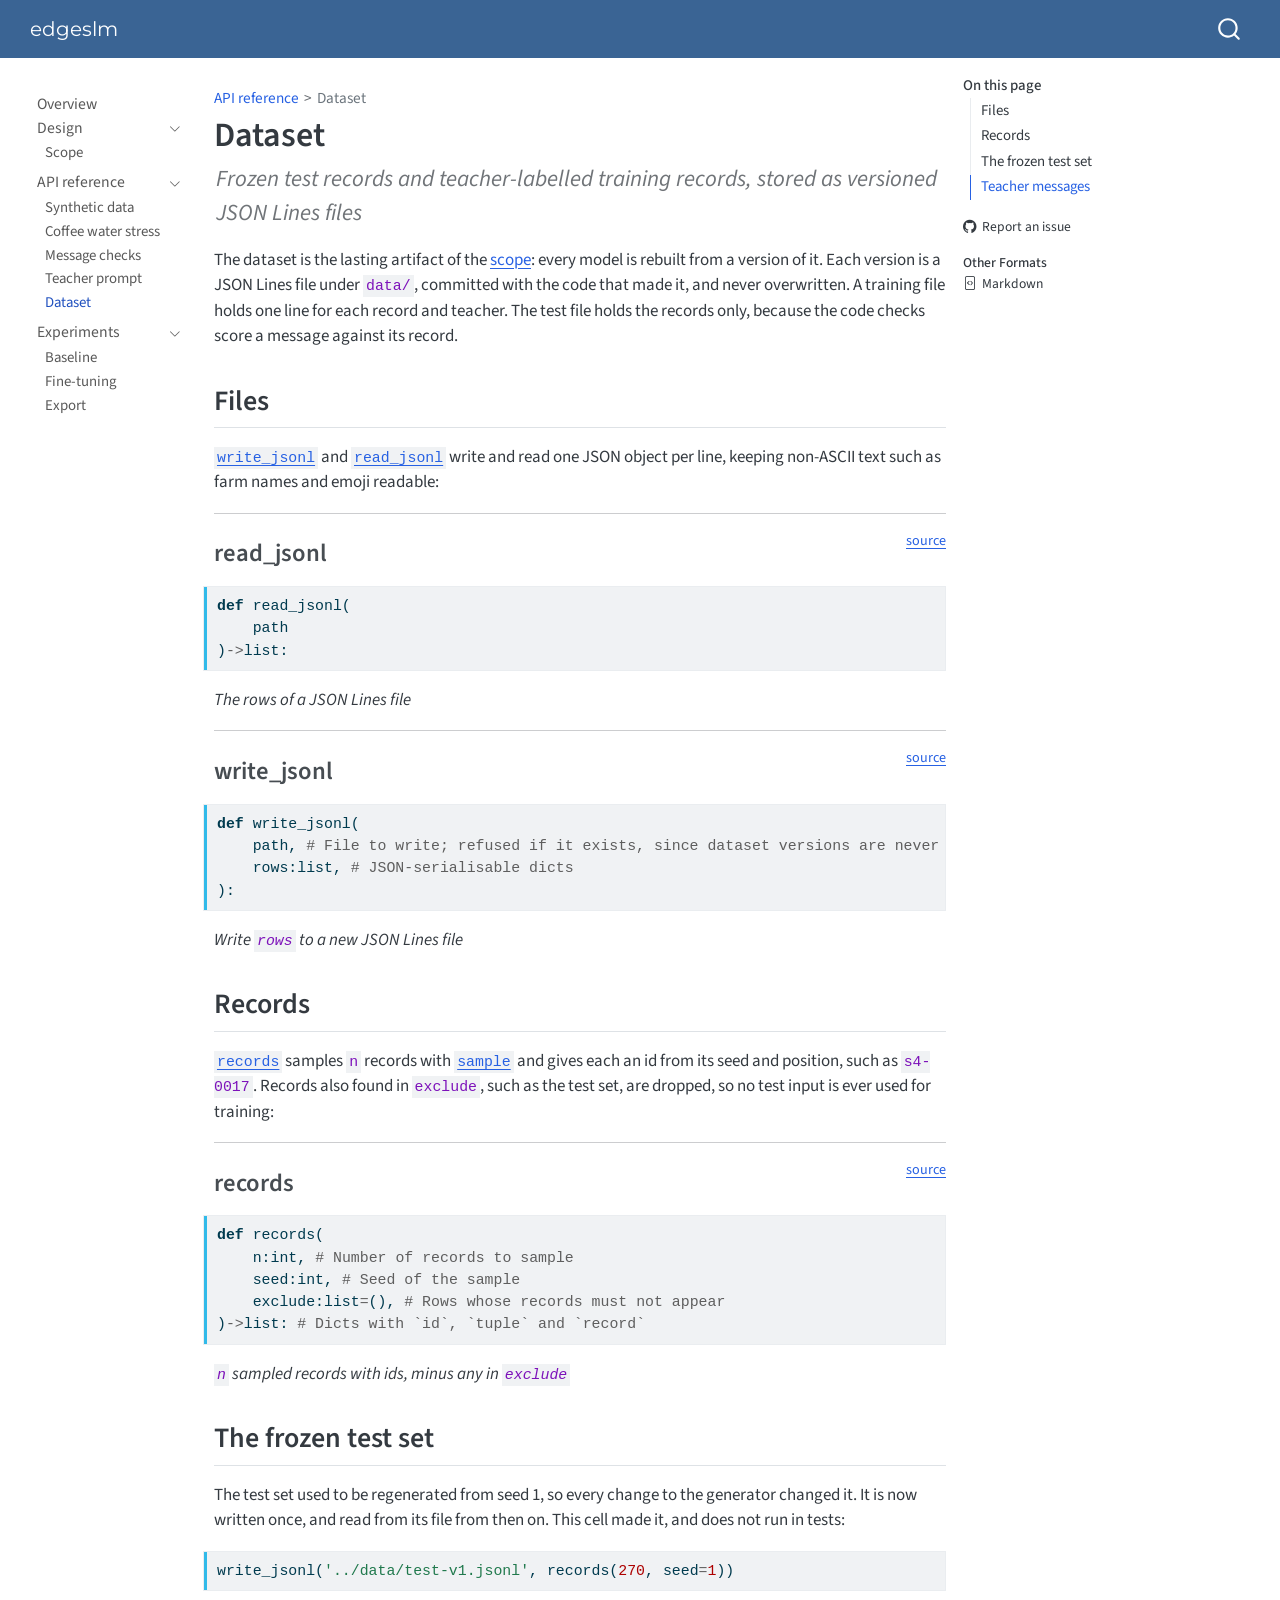
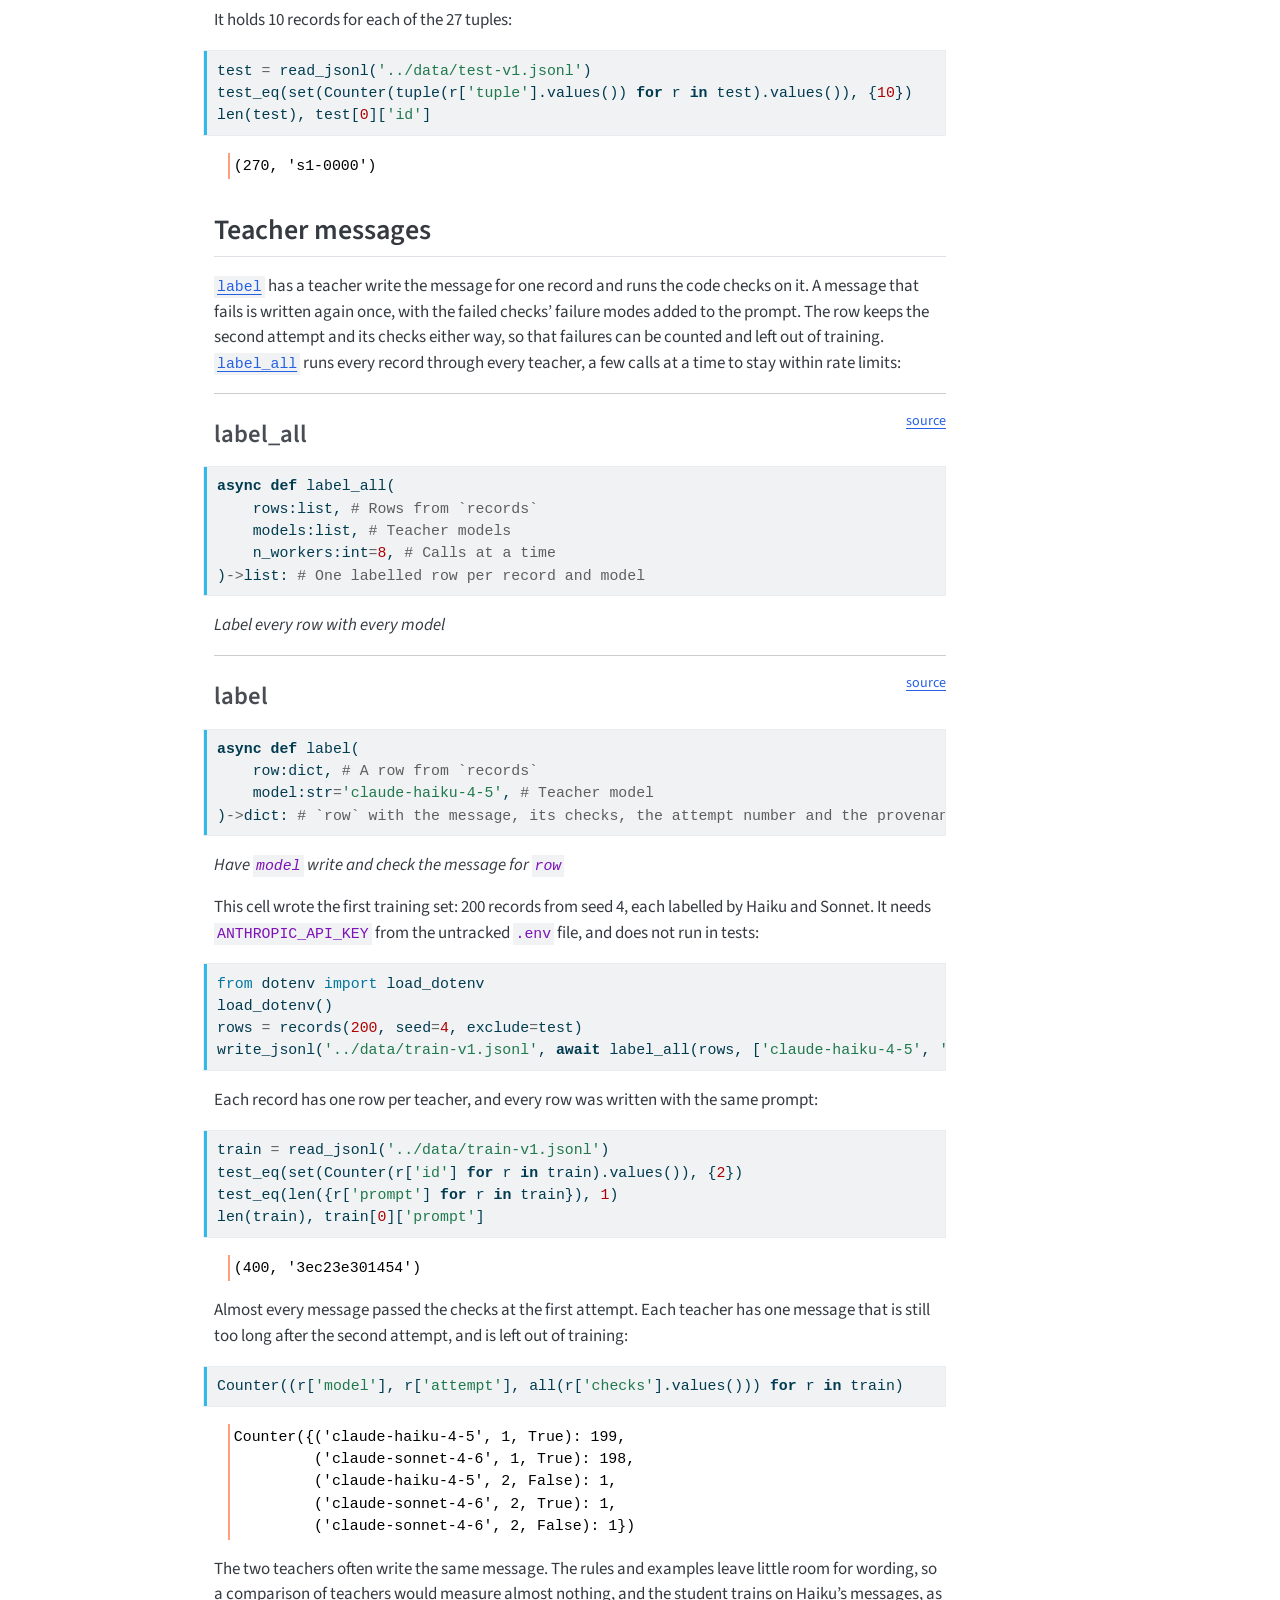
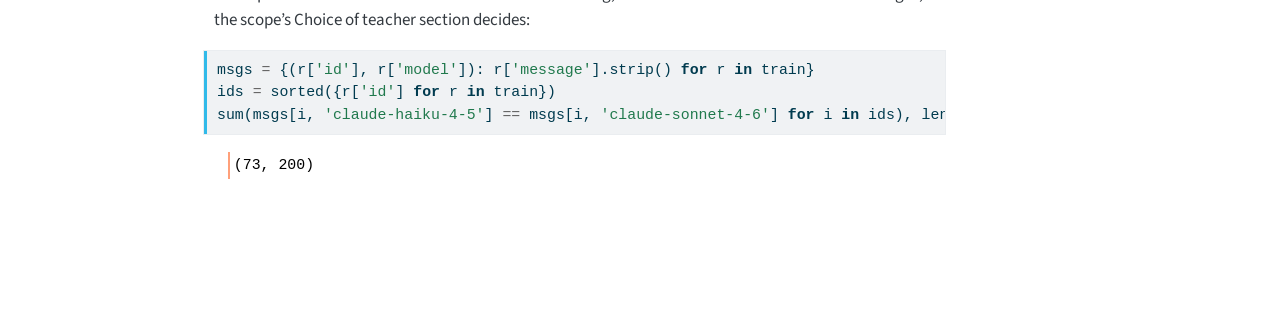
<file: dataset.html>
<!DOCTYPE html>
<html xmlns="http://www.w3.org/1999/xhtml" lang="en" xml:lang="en"><head>

<meta charset="utf-8">
<meta name="generator" content="quarto-1.10.20">

<meta name="viewport" content="width=device-width, initial-scale=1.0, user-scalable=yes">

<meta name="description" content="Frozen test records and teacher-labelled training records, stored as versioned JSON Lines files">

<title>Dataset – edgeslm</title>
<style>
/* Default styles provided by pandoc.
** See https://pandoc.org/MANUAL.html#variables-for-html for config info.
*/
span.smallcaps{font-variant: small-caps;}
div.columns{display: flex; gap: 1.5em;}
div.column{flex: auto;}
@media screen {
div.columns{gap: min(4vw, 1.5em);}
div.column{overflow-x: auto;}
}
div.hanging-indent{margin-left: 1.5em; text-indent: -1.5em;}
ul.task-list{list-style: none;}
ul.task-list li input[type="checkbox"] {
  width: 0.8em;
  margin: 0 0.8em 0.2em -1em; /* quarto-specific, see https://github.com/quarto-dev/quarto-cli/issues/4556 */ 
  vertical-align: middle;
}
/* CSS for syntax highlighting */
html { -webkit-text-size-adjust: 100%; }
pre > code.sourceCode { white-space: pre; position: relative; }
pre > code.sourceCode > span { display: inline-block; line-height: 1.25; }
pre > code.sourceCode > span:empty { height: 1.2em; }
.sourceCode { overflow: visible; }
code.sourceCode > span { color: inherit; text-decoration: inherit; }
div.sourceCode { margin: 1em 0; }
pre.sourceCode { margin: 0; }
@media screen {
div.sourceCode { overflow: auto; }
}
@media print {
pre > code.sourceCode { white-space: pre-wrap; }
pre > code.sourceCode > span { text-indent: -5em; padding-left: 5em; }
}
pre.numberSource code
  { counter-reset: source-line 0; }
pre.numberSource code > span
  { position: relative; left: -4em; counter-increment: source-line; }
pre.numberSource code > span > a:first-child::before
  { content: counter(source-line);
    position: relative; left: -1em; text-align: right; vertical-align: baseline;
    border: none; display: inline-block;
    -webkit-touch-callout: none; -webkit-user-select: none;
    -khtml-user-select: none; -moz-user-select: none;
    -ms-user-select: none; user-select: none;
    padding: 0 4px; width: 4em;
  }
pre.numberSource { margin-left: 3em;  padding-left: 4px; }
div.sourceCode
  {   }
@media screen {
pre > code.sourceCode > span > a:first-child::before { text-decoration: underline; }
}
</style>


<script src="site_libs/quarto-nav/quarto-nav.js"></script>
<script src="site_libs/quarto-nav/headroom.min.js"></script>
<script src="site_libs/clipboard/clipboard.min.js"></script>
<script src="site_libs/quarto-search/autocomplete.umd.js"></script>
<script src="site_libs/quarto-search/fuse.min.js"></script>
<script src="site_libs/quarto-search/quarto-search.js"></script>
<meta name="quarto:offset" content="./">
<script src="site_libs/quarto-html/quarto.js" type="module"></script>
<script src="site_libs/quarto-html/tabsets/tabsets.js" type="module"></script>
<script src="site_libs/quarto-html/popper.min.js"></script>
<script src="site_libs/quarto-html/tippy.umd.min.js"></script>
<script src="site_libs/quarto-html/anchor.min.js"></script>
<link href="site_libs/quarto-html/tippy.css" rel="stylesheet">
<link href="site_libs/quarto-html/quarto-syntax-highlighting-17888a1159294d3eb470f19f6f52f5a5.css" rel="stylesheet" id="quarto-text-highlighting-styles">
<script src="site_libs/bootstrap/bootstrap.min.js"></script>
<link href="site_libs/bootstrap/bootstrap-icons.css" rel="stylesheet">
<link href="site_libs/bootstrap/bootstrap-4a0132d6516ed1437d66c2742ecec8d8.min.css" rel="stylesheet" append-hash="true" id="quarto-bootstrap" data-mode="light">
<script id="quarto-search-options" type="application/json">{
  "location": "navbar",
  "copy-button": false,
  "collapse-after": 3,
  "panel-placement": "end",
  "type": "overlay",
  "limit": 50,
  "keyboard-shortcut": [
    "f",
    "/",
    "s"
  ],
  "show-item-context": false,
  "language": {
    "search-no-results-text": "No results",
    "search-matching-documents-text": "matching documents",
    "search-copy-link-title": "Copy link to search",
    "search-hide-matches-text": "Hide additional matches",
    "search-more-match-text": "more match in this document",
    "search-more-matches-text": "more matches in this document",
    "search-clear-button-title": "Clear",
    "search-text-placeholder": "",
    "search-detached-cancel-button-title": "Cancel",
    "search-submit-button-title": "Submit",
    "search-label": "Search"
  }
}</script>


<link rel="stylesheet" href="styles.css">
<meta property="og:title" content="Dataset – edgeslm">
<meta property="og:description" content="Frozen test records and teacher-labelled training records, stored as versioned JSON Lines files">
<meta property="og:site_name" content="edgeslm">
<meta name="twitter:title" content="Dataset – edgeslm">
<meta name="twitter:description" content="Frozen test records and teacher-labelled training records, stored as versioned JSON Lines files">
<meta name="twitter:card" content="summary">
</head>

<body class="nav-sidebar floating nav-fixed quarto-light">

<div id="quarto-search-results"></div>
  <header id="quarto-header" class="headroom fixed-top">
    <nav class="navbar navbar-expand-lg " data-bs-theme="dark">
      <div class="navbar-container container-fluid">
      <div class="navbar-brand-container mx-auto">
    <a class="navbar-brand" href="./index.html">
    <span class="navbar-title">edgeslm</span>
    </a>
  </div>
        <div class="quarto-navbar-tools tools-end">
</div>
          <div id="quarto-search" class="" title="Search"></div>
      </div> <!-- /container-fluid -->
    </nav>
  <nav class="quarto-secondary-nav">
    <div class="container-fluid d-flex">
      <button type="button" class="quarto-btn-toggle btn" data-bs-toggle="collapse" role="button" data-bs-target=".quarto-sidebar-collapse-item" aria-controls="quarto-sidebar" aria-expanded="false" aria-label="Toggle sidebar navigation" onclick="if (window.quartoToggleHeadroom) { window.quartoToggleHeadroom(); }">
        <i class="bi bi-layout-text-sidebar-reverse"></i>
      </button>
        <nav class="quarto-page-breadcrumbs" aria-label="breadcrumb"><ol class="breadcrumb"><li class="breadcrumb-item"><a href="./synth.html">API reference</a></li><li class="breadcrumb-item"><a href="./dataset.html">Dataset</a></li></ol></nav>
        <a class="flex-grow-1" role="navigation" data-bs-toggle="collapse" data-bs-target=".quarto-sidebar-collapse-item" aria-controls="quarto-sidebar" aria-expanded="false" aria-label="Toggle sidebar navigation" onclick="if (window.quartoToggleHeadroom) { window.quartoToggleHeadroom(); }">      
        </a>
    </div>
  </nav>
</header>
<!-- content -->
<div id="quarto-content" class="quarto-container page-columns page-rows-contents page-layout-article page-navbar">
<!-- sidebar -->
  <nav id="quarto-sidebar" class="sidebar collapse collapse-horizontal quarto-sidebar-collapse-item sidebar-navigation floating overflow-auto">
    <div class="sidebar-menu-container"> 
    <ul class="list-unstyled mt-1">
        <li class="sidebar-item">
  <div class="sidebar-item-container"> 
  <a href="./index.html" class="sidebar-item-text sidebar-link">
 <span class="menu-text">Overview</span></a>
  </div>
</li>
        <li class="sidebar-item sidebar-item-section">
      <div class="sidebar-item-container"> 
            <a class="sidebar-item-text sidebar-link text-start" data-bs-toggle="collapse" data-bs-target="#quarto-sidebar-section-1" role="navigation" aria-expanded="true">
 <span class="menu-text">Design</span></a>
          <a class="sidebar-item-toggle text-start" data-bs-toggle="collapse" data-bs-target="#quarto-sidebar-section-1" role="navigation" aria-expanded="true" aria-label="Toggle section">
            <i class="bi bi-chevron-right ms-2"></i>
          </a> 
      </div>
      <ul id="quarto-sidebar-section-1" class="collapse list-unstyled sidebar-section depth1 show">  
          <li class="sidebar-item">
  <div class="sidebar-item-container"> 
  <a href="./design/scope.html" class="sidebar-item-text sidebar-link">
 <span class="menu-text">Scope</span></a>
  </div>
</li>
      </ul>
  </li>
        <li class="sidebar-item sidebar-item-section">
      <div class="sidebar-item-container"> 
            <a class="sidebar-item-text sidebar-link text-start" data-bs-toggle="collapse" data-bs-target="#quarto-sidebar-section-2" role="navigation" aria-expanded="true">
 <span class="menu-text">API reference</span></a>
          <a class="sidebar-item-toggle text-start" data-bs-toggle="collapse" data-bs-target="#quarto-sidebar-section-2" role="navigation" aria-expanded="true" aria-label="Toggle section">
            <i class="bi bi-chevron-right ms-2"></i>
          </a> 
      </div>
      <ul id="quarto-sidebar-section-2" class="collapse list-unstyled sidebar-section depth1 show">  
          <li class="sidebar-item">
  <div class="sidebar-item-container"> 
  <a href="./synth.html" class="sidebar-item-text sidebar-link">
 <span class="menu-text">Synthetic data</span></a>
  </div>
</li>
          <li class="sidebar-item">
  <div class="sidebar-item-container"> 
  <a href="./coffee.html" class="sidebar-item-text sidebar-link">
 <span class="menu-text">Coffee water stress</span></a>
  </div>
</li>
          <li class="sidebar-item">
  <div class="sidebar-item-container"> 
  <a href="./checks.html" class="sidebar-item-text sidebar-link">
 <span class="menu-text">Message checks</span></a>
  </div>
</li>
          <li class="sidebar-item">
  <div class="sidebar-item-container"> 
  <a href="./teacher.html" class="sidebar-item-text sidebar-link">
 <span class="menu-text">Teacher prompt</span></a>
  </div>
</li>
          <li class="sidebar-item">
  <div class="sidebar-item-container"> 
  <a href="./dataset.html" class="sidebar-item-text sidebar-link active">
 <span class="menu-text">Dataset</span></a>
  </div>
</li>
      </ul>
  </li>
        <li class="sidebar-item sidebar-item-section">
      <div class="sidebar-item-container"> 
            <a class="sidebar-item-text sidebar-link text-start" data-bs-toggle="collapse" data-bs-target="#quarto-sidebar-section-3" role="navigation" aria-expanded="true">
 <span class="menu-text">Experiments</span></a>
          <a class="sidebar-item-toggle text-start" data-bs-toggle="collapse" data-bs-target="#quarto-sidebar-section-3" role="navigation" aria-expanded="true" aria-label="Toggle section">
            <i class="bi bi-chevron-right ms-2"></i>
          </a> 
      </div>
      <ul id="quarto-sidebar-section-3" class="collapse list-unstyled sidebar-section depth1 show">  
          <li class="sidebar-item">
  <div class="sidebar-item-container"> 
  <a href="./baseline.html" class="sidebar-item-text sidebar-link">
 <span class="menu-text">Baseline</span></a>
  </div>
</li>
          <li class="sidebar-item">
  <div class="sidebar-item-container"> 
  <a href="./finetune.html" class="sidebar-item-text sidebar-link">
 <span class="menu-text">Fine-tuning</span></a>
  </div>
</li>
          <li class="sidebar-item">
  <div class="sidebar-item-container"> 
  <a href="./export.html" class="sidebar-item-text sidebar-link">
 <span class="menu-text">Export</span></a>
  </div>
</li>
      </ul>
  </li>
    </ul>
    </div>
</nav>
<div id="quarto-sidebar-glass" class="quarto-sidebar-collapse-item" data-bs-toggle="collapse" data-bs-target=".quarto-sidebar-collapse-item"></div>
<!-- margin-sidebar -->
    <div id="quarto-margin-sidebar" class="sidebar margin-sidebar">
        <nav id="TOC" role="doc-toc" class="toc-active">
    <h2 id="toc-title">On this page</h2>
   
  <ul>
  <li><a href="#files" id="toc-files" class="nav-link active" data-scroll-target="#files">Files</a></li>
  <li><a href="#records" id="toc-records" class="nav-link" data-scroll-target="#records">Records</a></li>
  <li><a href="#the-frozen-test-set" id="toc-the-frozen-test-set" class="nav-link" data-scroll-target="#the-frozen-test-set">The frozen test set</a></li>
  <li><a href="#teacher-messages" id="toc-teacher-messages" class="nav-link" data-scroll-target="#teacher-messages">Teacher messages</a></li>
  </ul>
<div class="toc-actions"><ul><li><a href="https://github.com/franckalbinet/edgeslm/issues/new" class="toc-action"><i class="bi bi-github"></i>Report an issue</a></li></ul></div><div class="quarto-alternate-formats"><h2>Other Formats</h2><ul><li><a href="dataset.html.md"><i class="bi bi-file-code"></i>Markdown</a></li></ul></div></nav>
    </div>
<!-- main -->
<main class="content" id="quarto-document-content">

<header id="title-block-header" class="quarto-title-block default"><nav class="quarto-page-breadcrumbs quarto-title-breadcrumbs d-none d-lg-block" aria-label="breadcrumb"><ol class="breadcrumb"><li class="breadcrumb-item"><a href="./synth.html">API reference</a></li><li class="breadcrumb-item"><a href="./dataset.html">Dataset</a></li></ol></nav>
<div class="quarto-title">
<h1 class="title">Dataset</h1>
</div>

<div>
  <div class="description">
    Frozen test records and teacher-labelled training records, stored as versioned JSON Lines files
  </div>
</div>


<div class="quarto-title-meta">

    
  
    
  </div>
  


</header>


<!-- WARNING: THIS FILE WAS AUTOGENERATED! DO NOT EDIT! -->
<p>The dataset is the lasting artifact of the <a href="./design/scope.html">scope</a>: every model is rebuilt from a version of it. Each version is a JSON Lines file under <code>data/</code>, committed with the code that made it, and never overwritten. A training file holds one line for each record and teacher. The test file holds the records only, because the code checks score a message against its record.</p>
<section id="files" class="level2">
<h2 class="anchored" data-anchor-id="files">Files</h2>
<p><a href="https://franckalbinet.github.io/edgeslm/dataset.html#write_jsonl"><code>write_jsonl</code></a> and <a href="https://franckalbinet.github.io/edgeslm/dataset.html#read_jsonl"><code>read_jsonl</code></a> write and read one JSON object per line, keeping non-ASCII text such as farm names and emoji readable:</p>
<div id="2debf1b8" class="cell" data-quarto-private-1="{&quot;key&quot;:&quot;execution&quot;,&quot;value&quot;:{&quot;iopub.execute_input&quot;:&quot;2026-11-01T21:37:39.847725+00:00&quot;,&quot;shell.execute_reply&quot;:&quot;2026-11-01T21:37:39.855965+00:00&quot;,&quot;total&quot;:0.008243710999998655}}" data-execution_count="4">
<hr>
<p><a href="https://github.com/franckalbinet/edgeslm/blob/main/edgeslm/dataset.py#L29" target="_blank" style="float:right; font-size:smaller">source</a></p>
<section id="read_jsonl" class="level3">
<h3 class="anchored" data-anchor-id="read_jsonl">read_jsonl</h3>
<div class="code-copy-outer-scaffold"><div class="sourceCode" id="cb1"><pre class="sourceCode python code-with-copy"><code class="sourceCode python"><span id="cb1-1"><a href="#cb1-1" aria-hidden="true" tabindex="-1"></a><span class="kw">def</span> read_jsonl(</span>
<span id="cb1-2"><a href="#cb1-2" aria-hidden="true" tabindex="-1"></a>    path</span>
<span id="cb1-3"><a href="#cb1-3" aria-hidden="true" tabindex="-1"></a>)<span class="op">-&gt;</span><span class="bu">list</span>:</span></code></pre></div><button title="Copy to Clipboard" class="code-copy-button"><i class="bi"></i></button></div>
<p><em>The rows of a JSON Lines file</em></p>
</section>
</div>
<div id="eeecaaab" class="cell" data-quarto-private-1="{&quot;key&quot;:&quot;execution&quot;,&quot;value&quot;:{&quot;iopub.execute_input&quot;:&quot;2026-11-01T21:37:39.856099+00:00&quot;,&quot;shell.execute_reply&quot;:&quot;2026-11-01T21:37:39.860339+00:00&quot;,&quot;total&quot;:0.00424355799999887}}" data-execution_count="5">
<hr>
<p><a href="https://github.com/franckalbinet/edgeslm/blob/main/edgeslm/dataset.py#L19" target="_blank" style="float:right; font-size:smaller">source</a></p>
<section id="write_jsonl" class="level3">
<h3 class="anchored" data-anchor-id="write_jsonl">write_jsonl</h3>
<div class="code-copy-outer-scaffold"><div class="sourceCode" id="cb2"><pre class="sourceCode python code-with-copy"><code class="sourceCode python"><span id="cb2-1"><a href="#cb2-1" aria-hidden="true" tabindex="-1"></a><span class="kw">def</span> write_jsonl(</span>
<span id="cb2-2"><a href="#cb2-2" aria-hidden="true" tabindex="-1"></a>    path, <span class="co"># File to write; refused if it exists, since dataset versions are never overwritten</span></span>
<span id="cb2-3"><a href="#cb2-3" aria-hidden="true" tabindex="-1"></a>    rows:<span class="bu">list</span>, <span class="co"># JSON-serialisable dicts</span></span>
<span id="cb2-4"><a href="#cb2-4" aria-hidden="true" tabindex="-1"></a>):</span></code></pre></div><button title="Copy to Clipboard" class="code-copy-button"><i class="bi"></i></button></div>
<p><em>Write <code>rows</code> to a new JSON Lines file</em></p>
</section>
</div>
</section>
<section id="records" class="level2">
<h2 class="anchored" data-anchor-id="records">Records</h2>
<p><a href="https://franckalbinet.github.io/edgeslm/dataset.html#records"><code>records</code></a> samples <code>n</code> records with <a href="https://franckalbinet.github.io/edgeslm/synth.html#sample"><code>sample</code></a> and gives each an id from its seed and position, such as <code>s4-0017</code>. Records also found in <code>exclude</code>, such as the test set, are dropped, so no test input is ever used for training:</p>
<div id="8aff456b" class="cell" data-quarto-private-1="{&quot;key&quot;:&quot;execution&quot;,&quot;value&quot;:{&quot;iopub.execute_input&quot;:&quot;2026-11-01T21:37:39.862604+00:00&quot;,&quot;shell.execute_reply&quot;:&quot;2026-11-01T21:37:39.867038+00:00&quot;,&quot;total&quot;:0.004437044999995976}}" data-execution_count="7">
<hr>
<p><a href="https://github.com/franckalbinet/edgeslm/blob/main/edgeslm/dataset.py#L36" target="_blank" style="float:right; font-size:smaller">source</a></p>
<section id="records-1" class="level3">
<h3 class="anchored" data-anchor-id="records-1">records</h3>
<div class="code-copy-outer-scaffold"><div class="sourceCode" id="cb3"><pre class="sourceCode python code-with-copy"><code class="sourceCode python"><span id="cb3-1"><a href="#cb3-1" aria-hidden="true" tabindex="-1"></a><span class="kw">def</span> records(</span>
<span id="cb3-2"><a href="#cb3-2" aria-hidden="true" tabindex="-1"></a>    n:<span class="bu">int</span>, <span class="co"># Number of records to sample</span></span>
<span id="cb3-3"><a href="#cb3-3" aria-hidden="true" tabindex="-1"></a>    seed:<span class="bu">int</span>, <span class="co"># Seed of the sample</span></span>
<span id="cb3-4"><a href="#cb3-4" aria-hidden="true" tabindex="-1"></a>    exclude:<span class="bu">list</span><span class="op">=</span>(), <span class="co"># Rows whose records must not appear</span></span>
<span id="cb3-5"><a href="#cb3-5" aria-hidden="true" tabindex="-1"></a>)<span class="op">-&gt;</span><span class="bu">list</span>: <span class="co"># Dicts with `id`, `tuple` and `record`</span></span></code></pre></div><button title="Copy to Clipboard" class="code-copy-button"><i class="bi"></i></button></div>
<p><em><code>n</code> sampled records with ids, minus any in <code>exclude</code></em></p>
</section>
</div>
</section>
<section id="the-frozen-test-set" class="level2">
<h2 class="anchored" data-anchor-id="the-frozen-test-set">The frozen test set</h2>
<p>The test set used to be regenerated from seed 1, so every change to the generator changed it. It is now written once, and read from its file from then on. This cell made it, and does not run in tests:</p>
<div id="38d3b80c" class="cell">
<div class="code-copy-outer-scaffold"><div class="sourceCode cell-code" id="cb4"><pre class="sourceCode python code-with-copy"><code class="sourceCode python"><span id="cb4-1"><a href="#cb4-1" aria-hidden="true" tabindex="-1"></a>write_jsonl(<span class="st">'../data/test-v1.jsonl'</span>, records(<span class="dv">270</span>, seed<span class="op">=</span><span class="dv">1</span>))</span></code></pre></div><button title="Copy to Clipboard" class="code-copy-button"><i class="bi"></i></button></div>
</div>
<p>It holds 10 records for each of the 27 tuples:</p>
<div id="c42f78de" class="cell">
<div class="code-copy-outer-scaffold"><div class="sourceCode cell-code" id="cb5"><pre class="sourceCode python code-with-copy"><code class="sourceCode python"><span id="cb5-1"><a href="#cb5-1" aria-hidden="true" tabindex="-1"></a>test <span class="op">=</span> read_jsonl(<span class="st">'../data/test-v1.jsonl'</span>)</span>
<span id="cb5-2"><a href="#cb5-2" aria-hidden="true" tabindex="-1"></a>test_eq(<span class="bu">set</span>(Counter(<span class="bu">tuple</span>(r[<span class="st">'tuple'</span>].values()) <span class="cf">for</span> r <span class="kw">in</span> test).values()), {<span class="dv">10</span>})</span>
<span id="cb5-3"><a href="#cb5-3" aria-hidden="true" tabindex="-1"></a><span class="bu">len</span>(test), test[<span class="dv">0</span>][<span class="st">'id'</span>]</span></code></pre></div><button title="Copy to Clipboard" class="code-copy-button"><i class="bi"></i></button></div>
<div class="cell-output cell-output-display">
<pre><code>(270, 's1-0000')</code></pre>
</div>
</div>
</section>
<section id="teacher-messages" class="level2">
<h2 class="anchored" data-anchor-id="teacher-messages">Teacher messages</h2>
<p><a href="https://franckalbinet.github.io/edgeslm/dataset.html#label"><code>label</code></a> has a teacher write the message for one record and runs the code checks on it. A message that fails is written again once, with the failed checks’ failure modes added to the prompt. The row keeps the second attempt and its checks either way, so that failures can be counted and left out of training. <a href="https://franckalbinet.github.io/edgeslm/dataset.html#label_all"><code>label_all</code></a> runs every record through every teacher, a few calls at a time to stay within rate limits:</p>
<div id="1b1d645f" class="cell" data-quarto-private-1="{&quot;key&quot;:&quot;execution&quot;,&quot;value&quot;:{&quot;iopub.execute_input&quot;:&quot;2026-11-01T21:37:39.871998+00:00&quot;,&quot;shell.execute_reply&quot;:&quot;2026-11-01T21:37:39.876485+00:00&quot;,&quot;total&quot;:0.004490620000005663}}" data-execution_count="9">
<hr>
<p><a href="https://github.com/franckalbinet/edgeslm/blob/main/edgeslm/dataset.py#L64" target="_blank" style="float:right; font-size:smaller">source</a></p>
<section id="label_all" class="level3">
<h3 class="anchored" data-anchor-id="label_all">label_all</h3>
<div class="code-copy-outer-scaffold"><div class="sourceCode" id="cb7"><pre class="sourceCode python code-with-copy"><code class="sourceCode python"><span id="cb7-1"><a href="#cb7-1" aria-hidden="true" tabindex="-1"></a><span class="cf">async</span> <span class="kw">def</span> label_all(</span>
<span id="cb7-2"><a href="#cb7-2" aria-hidden="true" tabindex="-1"></a>    rows:<span class="bu">list</span>, <span class="co"># Rows from `records`</span></span>
<span id="cb7-3"><a href="#cb7-3" aria-hidden="true" tabindex="-1"></a>    models:<span class="bu">list</span>, <span class="co"># Teacher models</span></span>
<span id="cb7-4"><a href="#cb7-4" aria-hidden="true" tabindex="-1"></a>    n_workers:<span class="bu">int</span><span class="op">=</span><span class="dv">8</span>, <span class="co"># Calls at a time</span></span>
<span id="cb7-5"><a href="#cb7-5" aria-hidden="true" tabindex="-1"></a>)<span class="op">-&gt;</span><span class="bu">list</span>: <span class="co"># One labelled row per record and model</span></span></code></pre></div><button title="Copy to Clipboard" class="code-copy-button"><i class="bi"></i></button></div>
<p><em>Label every row with every model</em></p>
</section>
</div>
<div id="66007feb" class="cell" data-quarto-private-1="{&quot;key&quot;:&quot;execution&quot;,&quot;value&quot;:{&quot;iopub.execute_input&quot;:&quot;2026-11-01T21:37:39.876645+00:00&quot;,&quot;shell.execute_reply&quot;:&quot;2026-11-01T21:37:39.881982+00:00&quot;,&quot;total&quot;:0.005340615000001492}}" data-execution_count="10">
<hr>
<p><a href="https://github.com/franckalbinet/edgeslm/blob/main/edgeslm/dataset.py#L52" target="_blank" style="float:right; font-size:smaller">source</a></p>
<section id="label" class="level3">
<h3 class="anchored" data-anchor-id="label">label</h3>
<div class="code-copy-outer-scaffold"><div class="sourceCode" id="cb8"><pre class="sourceCode python code-with-copy"><code class="sourceCode python"><span id="cb8-1"><a href="#cb8-1" aria-hidden="true" tabindex="-1"></a><span class="cf">async</span> <span class="kw">def</span> label(</span>
<span id="cb8-2"><a href="#cb8-2" aria-hidden="true" tabindex="-1"></a>    row:<span class="bu">dict</span>, <span class="co"># A row from `records`</span></span>
<span id="cb8-3"><a href="#cb8-3" aria-hidden="true" tabindex="-1"></a>    model:<span class="bu">str</span><span class="op">=</span><span class="st">'claude-haiku-4-5'</span>, <span class="co"># Teacher model</span></span>
<span id="cb8-4"><a href="#cb8-4" aria-hidden="true" tabindex="-1"></a>)<span class="op">-&gt;</span><span class="bu">dict</span>: <span class="co"># `row` with the message, its checks, the attempt number and the provenance</span></span></code></pre></div><button title="Copy to Clipboard" class="code-copy-button"><i class="bi"></i></button></div>
<p><em>Have <code>model</code> write and check the message for <code>row</code></em></p>
</section>
</div>
<p>This cell wrote the first training set: 200 records from seed 4, each labelled by Haiku and Sonnet. It needs <code>ANTHROPIC_API_KEY</code> from the untracked <code>.env</code> file, and does not run in tests:</p>
<div id="bcc46ed4" class="cell">
<div class="code-copy-outer-scaffold"><div class="sourceCode cell-code" id="cb9"><pre class="sourceCode python code-with-copy"><code class="sourceCode python"><span id="cb9-1"><a href="#cb9-1" aria-hidden="true" tabindex="-1"></a><span class="im">from</span> dotenv <span class="im">import</span> load_dotenv</span>
<span id="cb9-2"><a href="#cb9-2" aria-hidden="true" tabindex="-1"></a>load_dotenv()</span>
<span id="cb9-3"><a href="#cb9-3" aria-hidden="true" tabindex="-1"></a>rows <span class="op">=</span> records(<span class="dv">200</span>, seed<span class="op">=</span><span class="dv">4</span>, exclude<span class="op">=</span>test)</span>
<span id="cb9-4"><a href="#cb9-4" aria-hidden="true" tabindex="-1"></a>write_jsonl(<span class="st">'../data/train-v1.jsonl'</span>, <span class="cf">await</span> label_all(rows, [<span class="st">'claude-haiku-4-5'</span>, <span class="st">'claude-sonnet-4-6'</span>]))</span></code></pre></div><button title="Copy to Clipboard" class="code-copy-button"><i class="bi"></i></button></div>
</div>
<p>Each record has one row per teacher, and every row was written with the same prompt:</p>
<div id="30a39f36" class="cell">
<div class="code-copy-outer-scaffold"><div class="sourceCode cell-code" id="cb10"><pre class="sourceCode python code-with-copy"><code class="sourceCode python"><span id="cb10-1"><a href="#cb10-1" aria-hidden="true" tabindex="-1"></a>train <span class="op">=</span> read_jsonl(<span class="st">'../data/train-v1.jsonl'</span>)</span>
<span id="cb10-2"><a href="#cb10-2" aria-hidden="true" tabindex="-1"></a>test_eq(<span class="bu">set</span>(Counter(r[<span class="st">'id'</span>] <span class="cf">for</span> r <span class="kw">in</span> train).values()), {<span class="dv">2</span>})</span>
<span id="cb10-3"><a href="#cb10-3" aria-hidden="true" tabindex="-1"></a>test_eq(<span class="bu">len</span>({r[<span class="st">'prompt'</span>] <span class="cf">for</span> r <span class="kw">in</span> train}), <span class="dv">1</span>)</span>
<span id="cb10-4"><a href="#cb10-4" aria-hidden="true" tabindex="-1"></a><span class="bu">len</span>(train), train[<span class="dv">0</span>][<span class="st">'prompt'</span>]</span></code></pre></div><button title="Copy to Clipboard" class="code-copy-button"><i class="bi"></i></button></div>
<div class="cell-output cell-output-display">
<pre><code>(400, '3ec23e301454')</code></pre>
</div>
</div>
<p>Almost every message passed the checks at the first attempt. Each teacher has one message that is still too long after the second attempt, and is left out of training:</p>
<div id="04d4d319" class="cell">
<div class="code-copy-outer-scaffold"><div class="sourceCode cell-code" id="cb12"><pre class="sourceCode python code-with-copy"><code class="sourceCode python"><span id="cb12-1"><a href="#cb12-1" aria-hidden="true" tabindex="-1"></a>Counter((r[<span class="st">'model'</span>], r[<span class="st">'attempt'</span>], <span class="bu">all</span>(r[<span class="st">'checks'</span>].values())) <span class="cf">for</span> r <span class="kw">in</span> train)</span></code></pre></div><button title="Copy to Clipboard" class="code-copy-button"><i class="bi"></i></button></div>
<div class="cell-output cell-output-display">
<pre><code>Counter({('claude-haiku-4-5', 1, True): 199,
         ('claude-sonnet-4-6', 1, True): 198,
         ('claude-haiku-4-5', 2, False): 1,
         ('claude-sonnet-4-6', 2, True): 1,
         ('claude-sonnet-4-6', 2, False): 1})</code></pre>
</div>
</div>
<p>The two teachers often write the same message. The rules and examples leave little room for wording, so a comparison of teachers would measure almost nothing, and the student trains on Haiku’s messages, as the scope’s Choice of teacher section decides:</p>
<div id="27d9c394" class="cell">
<div class="code-copy-outer-scaffold"><div class="sourceCode cell-code" id="cb14"><pre class="sourceCode python code-with-copy"><code class="sourceCode python"><span id="cb14-1"><a href="#cb14-1" aria-hidden="true" tabindex="-1"></a>msgs <span class="op">=</span> {(r[<span class="st">'id'</span>], r[<span class="st">'model'</span>]): r[<span class="st">'message'</span>].strip() <span class="cf">for</span> r <span class="kw">in</span> train}</span>
<span id="cb14-2"><a href="#cb14-2" aria-hidden="true" tabindex="-1"></a>ids <span class="op">=</span> <span class="bu">sorted</span>({r[<span class="st">'id'</span>] <span class="cf">for</span> r <span class="kw">in</span> train})</span>
<span id="cb14-3"><a href="#cb14-3" aria-hidden="true" tabindex="-1"></a><span class="bu">sum</span>(msgs[i, <span class="st">'claude-haiku-4-5'</span>] <span class="op">==</span> msgs[i, <span class="st">'claude-sonnet-4-6'</span>] <span class="cf">for</span> i <span class="kw">in</span> ids), <span class="bu">len</span>(ids)</span></code></pre></div><button title="Copy to Clipboard" class="code-copy-button"><i class="bi"></i></button></div>
<div class="cell-output cell-output-display">
<pre><code>(73, 200)</code></pre>
</div>
</div>


</section>

</main> <!-- /main -->
<script id="quarto-html-after-body" type="application/javascript">
  window.document.addEventListener("DOMContentLoaded", function (event) {
    const icon = "";
    const anchorJS = new window.AnchorJS();
    anchorJS.options = {
      placement: 'right',
      icon: icon
    };
    anchorJS.add('.anchored');
    const isCodeAnnotation = (el) => {
      for (const clz of el.classList) {
        if (clz.startsWith('code-annotation-')) {                     
          return true;
        }
      }
      return false;
    }
    const onCopySuccess = function(e) {
      // button target
      const button = e.trigger;
      // don't keep focus
      button.blur();
      // flash "checked"
      button.classList.add('code-copy-button-checked');
      var currentTitle = button.getAttribute("title");
      button.setAttribute("title", "Copied!");
      let tooltip;
      if (window.bootstrap) {
        button.setAttribute("data-bs-toggle", "tooltip");
        button.setAttribute("data-bs-placement", "left");
        button.setAttribute("data-bs-title", "Copied!");
        tooltip = new bootstrap.Tooltip(button, 
          { trigger: "manual", 
            customClass: "code-copy-button-tooltip",
            offset: [0, -8]});
        tooltip.show();    
      }
      setTimeout(function() {
        if (tooltip) {
          tooltip.hide();
          button.removeAttribute("data-bs-title");
          button.removeAttribute("data-bs-toggle");
          button.removeAttribute("data-bs-placement");
        }
        button.setAttribute("title", currentTitle);
        button.classList.remove('code-copy-button-checked');
      }, 1000);
      // clear code selection
      e.clearSelection();
    }
    const getTextToCopy = function(trigger) {
      const outerScaffold = trigger.parentElement.cloneNode(true);
      const codeEl = outerScaffold.querySelector('code');
      for (const childEl of codeEl.children) {
        if (isCodeAnnotation(childEl)) {
          childEl.remove();
        }
      }
      return codeEl.innerText;
    }
    const clipboard = new window.ClipboardJS('.code-copy-button:not([data-in-quarto-modal])', {
      text: getTextToCopy
    });
    clipboard.on('success', onCopySuccess);
    if (window.document.getElementById('quarto-embedded-source-code-modal')) {
      const clipboardModal = new window.ClipboardJS('.code-copy-button[data-in-quarto-modal]', {
        text: getTextToCopy,
        container: window.document.getElementById('quarto-embedded-source-code-modal')
      });
      clipboardModal.on('success', onCopySuccess);
    }
    const viewSource = window.document.getElementById('quarto-view-source') ||
                       window.document.getElementById('quarto-code-tools-source');
    if (viewSource) {
      const sourceUrl = viewSource.getAttribute("data-quarto-source-url");
      viewSource.addEventListener("click", function(e) {
        if (sourceUrl) {
          // rstudio viewer pane
          if (/\bcapabilities=\b/.test(window.location)) {
            window.open(sourceUrl);
          } else {
            window.location.href = sourceUrl;
          }
        } else {
          const modal = new bootstrap.Modal(document.getElementById('quarto-embedded-source-code-modal'));
          modal.show();
        }
        return false;
      });
    }
    function toggleCodeHandler(show) {
      return function(e) {
        const cellDetails = window.document.querySelectorAll(".cell details.code-fold");
        for (let i=0; i<cellDetails.length; i++) {
          const details = cellDetails[i];
          if (show) {
            details.open = true;
          } else {
            details.removeAttribute("open");
          }
        }
        const cellCodeDivs = window.document.querySelectorAll(".cell div.sourceCode.cell-code");
        const fromCls = show ? "hidden" : "unhidden";
        const toCls = show ? "unhidden" : "hidden";
        for (let i=0; i<cellCodeDivs.length; i++) {
          const codeDiv = cellCodeDivs[i];
          if (codeDiv.classList.contains(fromCls)) {
            codeDiv.classList.remove(fromCls);
            codeDiv.classList.add(toCls);
          } 
        }
        return false;
      }
    }
    const hideAllCode = window.document.getElementById("quarto-hide-all-code");
    if (hideAllCode) {
      hideAllCode.addEventListener("click", toggleCodeHandler(false));
    }
    const showAllCode = window.document.getElementById("quarto-show-all-code");
    if (showAllCode) {
      showAllCode.addEventListener("click", toggleCodeHandler(true));
    }
      var localhostRegex = new RegExp(/^(?:http|https):\/\/localhost\:?[0-9]*\//);
      var mailtoRegex = new RegExp(/^mailto:/);
        var filterRegex = new RegExp("https:\/\/franckalbinet\.github\.io\/edgeslm");
      var isInternal = (href) => {
          return filterRegex.test(href) || localhostRegex.test(href) || mailtoRegex.test(href);
      }
      // Inspect non-navigation links and adorn them if external
     var links = window.document.querySelectorAll('a[href]:not(.nav-link):not(.navbar-brand):not(.toc-action):not(.sidebar-link):not(.sidebar-item-toggle):not(.pagination-link):not(.no-external):not([aria-hidden]):not(.dropdown-item):not(.quarto-navigation-tool):not(.about-link)');
      for (var i=0; i<links.length; i++) {
        const link = links[i];
        if (!isInternal(link.href)) {
          // undo the damage that might have been done by quarto-nav.js in the case of
          // links that we want to consider external
          if (link.dataset.originalHref !== undefined) {
            link.href = link.dataset.originalHref;
          }
        }
      }
    function tippyHover(el, contentFn, onTriggerFn, onUntriggerFn) {
      const config = {
        allowHTML: true,
        maxWidth: 500,
        delay: 100,
        arrow: false,
        appendTo: function(el) {
            return el.parentElement;
        },
        interactive: true,
        interactiveBorder: 10,
        theme: 'quarto',
        placement: 'bottom-start',
      };
      if (contentFn) {
        config.content = contentFn;
      }
      if (onTriggerFn) {
        config.onTrigger = onTriggerFn;
      }
      if (onUntriggerFn) {
        config.onUntrigger = onUntriggerFn;
      }
      window.tippy(el, config); 
    }
    const noterefs = window.document.querySelectorAll('a[role="doc-noteref"]');
    for (var i=0; i<noterefs.length; i++) {
      const ref = noterefs[i];
      tippyHover(ref, function() {
        // use id or data attribute instead here
        let href = ref.getAttribute('data-footnote-href') || ref.getAttribute('href');
        try { href = new URL(href).hash; } catch {}
        const id = href.replace(/^#\/?/, "");
        const note = window.document.getElementById(id);
        if (note) {
          return note.innerHTML;
        } else {
          return "";
        }
      });
    }
    const xrefs = window.document.querySelectorAll('a.quarto-xref');
    const processXRef = (id, note) => {
      // Strip column container classes
      const stripColumnClz = (el) => {
        el.classList.remove("page-full", "page-columns");
        if (el.children) {
          for (const child of el.children) {
            stripColumnClz(child);
          }
        }
      }
      stripColumnClz(note)
      if (id === null || id.startsWith('sec-')) {
        // Special case sections, only their first couple elements
        const container = document.createElement("div");
        if (note.children && note.children.length > 2) {
          container.appendChild(note.children[0].cloneNode(true));
          for (let i = 1; i < note.children.length; i++) {
            const child = note.children[i];
            if (child.tagName === "P" && child.innerText === "") {
              continue;
            } else {
              container.appendChild(child.cloneNode(true));
              break;
            }
          }
          if (window.Quarto?.typesetMath) {
            window.Quarto.typesetMath(container);
          }
          return container.innerHTML
        } else {
          if (window.Quarto?.typesetMath) {
            window.Quarto.typesetMath(note);
          }
          return note.innerHTML;
        }
      } else {
        // Remove any anchor links if they are present
        const anchorLink = note.querySelector('a.anchorjs-link');
        if (anchorLink) {
          anchorLink.remove();
        }
        if (window.Quarto?.typesetMath) {
          window.Quarto.typesetMath(note);
        }
        if (note.classList.contains("callout")) {
          return note.outerHTML;
        } else {
          return note.innerHTML;
        }
      }
    }
    for (var i=0; i<xrefs.length; i++) {
      const xref = xrefs[i];
      tippyHover(xref, undefined, function(instance) {
        instance.disable();
        let url = xref.getAttribute('href');
        let hash = undefined; 
        if (url.startsWith('#')) {
          hash = url;
        } else {
          try { hash = new URL(url).hash; } catch {}
        }
        if (hash) {
          const id = hash.replace(/^#\/?/, "");
          const note = window.document.getElementById(id);
          if (note !== null) {
            try {
              const html = processXRef(id, note.cloneNode(true));
              instance.setContent(html);
            } finally {
              instance.enable();
              instance.show();
            }
          } else {
            // See if we can fetch this
            fetch(url.split('#')[0])
            .then(res => res.text())
            .then(html => {
              const parser = new DOMParser();
              const htmlDoc = parser.parseFromString(html, "text/html");
              const note = htmlDoc.getElementById(id);
              if (note !== null) {
                const html = processXRef(id, note);
                instance.setContent(html);
              } 
            }).finally(() => {
              instance.enable();
              instance.show();
            });
          }
        } else {
          // See if we can fetch a full url (with no hash to target)
          // This is a special case and we should probably do some content thinning / targeting
          fetch(url)
          .then(res => res.text())
          .then(html => {
            const parser = new DOMParser();
            const htmlDoc = parser.parseFromString(html, "text/html");
            const note = htmlDoc.querySelector('main.content');
            if (note !== null) {
              // This should only happen for chapter cross references
              // (since there is no id in the URL)
              // remove the first header
              if (note.children.length > 0 && note.children[0].tagName === "HEADER") {
                note.children[0].remove();
              }
              const html = processXRef(null, note);
              instance.setContent(html);
            } 
          }).finally(() => {
            instance.enable();
            instance.show();
          });
        }
      }, function(instance) {
      });
    }
        let selectedAnnoteEl;
        const selectorForAnnotation = ( cell, annotation) => {
          let cellAttr = 'data-code-cell="' + cell + '"';
          let lineAttr = 'data-code-annotation="' +  annotation + '"';
          const selector = 'span[' + cellAttr + '][' + lineAttr + ']';
          return selector;
        }
        const selectCodeLines = (annoteEl) => {
          const doc = window.document;
          const targetCell = annoteEl.getAttribute("data-target-cell");
          const targetAnnotation = annoteEl.getAttribute("data-target-annotation");
          const annoteSpan = window.document.querySelector(selectorForAnnotation(targetCell, targetAnnotation));
          const lines = annoteSpan.getAttribute("data-code-lines").split(",");
          const lineIds = lines.map((line) => {
            return targetCell + "-" + line;
          })
          let top = null;
          let height = null;
          let parent = null;
          if (lineIds.length > 0) {
              //compute the position of the single el (top and bottom and make a div)
              const el = window.document.getElementById(lineIds[0]);
              top = el.offsetTop;
              height = el.offsetHeight;
              parent = el.parentElement.parentElement;
            if (lineIds.length > 1) {
              const lastEl = window.document.getElementById(lineIds[lineIds.length - 1]);
              const bottom = lastEl.offsetTop + lastEl.offsetHeight;
              height = bottom - top;
            }
            if (top !== null && height !== null && parent !== null) {
              // cook up a div (if necessary) and position it 
              let div = window.document.getElementById("code-annotation-line-highlight");
              if (div === null) {
                div = window.document.createElement("div");
                div.setAttribute("id", "code-annotation-line-highlight");
                div.style.position = 'absolute';
                parent.appendChild(div);
              }
              div.style.top = top - 2 + "px";
              div.style.height = height + 4 + "px";
              div.style.left = 0;
              let gutterDiv = window.document.getElementById("code-annotation-line-highlight-gutter");
              if (gutterDiv === null) {
                gutterDiv = window.document.createElement("div");
                gutterDiv.setAttribute("id", "code-annotation-line-highlight-gutter");
                gutterDiv.style.position = 'absolute';
                const codeCell = window.document.getElementById(targetCell);
                const gutter = codeCell.querySelector('.code-annotation-gutter');
                gutter.appendChild(gutterDiv);
              }
              gutterDiv.style.top = top - 2 + "px";
              gutterDiv.style.height = height + 4 + "px";
            }
            selectedAnnoteEl = annoteEl;
          }
        };
        const unselectCodeLines = () => {
          const elementsIds = ["code-annotation-line-highlight", "code-annotation-line-highlight-gutter"];
          elementsIds.forEach((elId) => {
            const div = window.document.getElementById(elId);
            if (div) {
              div.remove();
            }
          });
          selectedAnnoteEl = undefined;
        };
          // Handle positioning of the toggle
      window.addEventListener(
        "resize",
        throttle(() => {
          elRect = undefined;
          if (selectedAnnoteEl) {
            selectCodeLines(selectedAnnoteEl);
          }
        }, 10)
      );
      function throttle(fn, ms) {
      let throttle = false;
      let timer;
        return (...args) => {
          if(!throttle) { // first call gets through
              fn.apply(this, args);
              throttle = true;
          } else { // all the others get throttled
              if(timer) clearTimeout(timer); // cancel #2
              timer = setTimeout(() => {
                fn.apply(this, args);
                timer = throttle = false;
              }, ms);
          }
        };
      }
        // Attach click handler to the DT
        const annoteDls = window.document.querySelectorAll('dt[data-target-cell]');
        for (const annoteDlNode of annoteDls) {
          annoteDlNode.addEventListener('click', (event) => {
            const clickedEl = event.target;
            if (clickedEl !== selectedAnnoteEl) {
              unselectCodeLines();
              const activeEl = window.document.querySelector('dt[data-target-cell].code-annotation-active');
              if (activeEl) {
                activeEl.classList.remove('code-annotation-active');
              }
              selectCodeLines(clickedEl);
              clickedEl.classList.add('code-annotation-active');
            } else {
              // Unselect the line
              unselectCodeLines();
              clickedEl.classList.remove('code-annotation-active');
            }
          });
        }
    const findCites = (el) => {
      const parentEl = el.parentElement;
      if (parentEl) {
        const cites = parentEl.dataset.cites;
        if (cites) {
          return {
            el,
            cites: cites.split(' ')
          };
        } else {
          return findCites(el.parentElement)
        }
      } else {
        return undefined;
      }
    };
    var bibliorefs = window.document.querySelectorAll('a[role="doc-biblioref"]');
    for (var i=0; i<bibliorefs.length; i++) {
      const ref = bibliorefs[i];
      const citeInfo = findCites(ref);
      if (citeInfo) {
        tippyHover(citeInfo.el, function() {
          var popup = window.document.createElement('div');
          citeInfo.cites.forEach(function(cite) {
            var citeDiv = window.document.createElement('div');
            citeDiv.classList.add('hanging-indent');
            citeDiv.classList.add('csl-entry');
            var biblioDiv = window.document.getElementById('ref-' + cite);
            if (biblioDiv) {
              citeDiv.innerHTML = biblioDiv.innerHTML;
            }
            popup.appendChild(citeDiv);
          });
          return popup.innerHTML;
        });
      }
    }
  });
  </script>
</div> <!-- /content -->




<footer class="footer"><div class="nav-footer"><div class="nav-footer-center"><div class="toc-actions d-sm-block d-md-none"><ul><li><a href="https://github.com/franckalbinet/edgeslm/issues/new" class="toc-action"><i class="bi bi-github"></i>Report an issue</a></li></ul></div></div></div></footer></body></html>
</file>
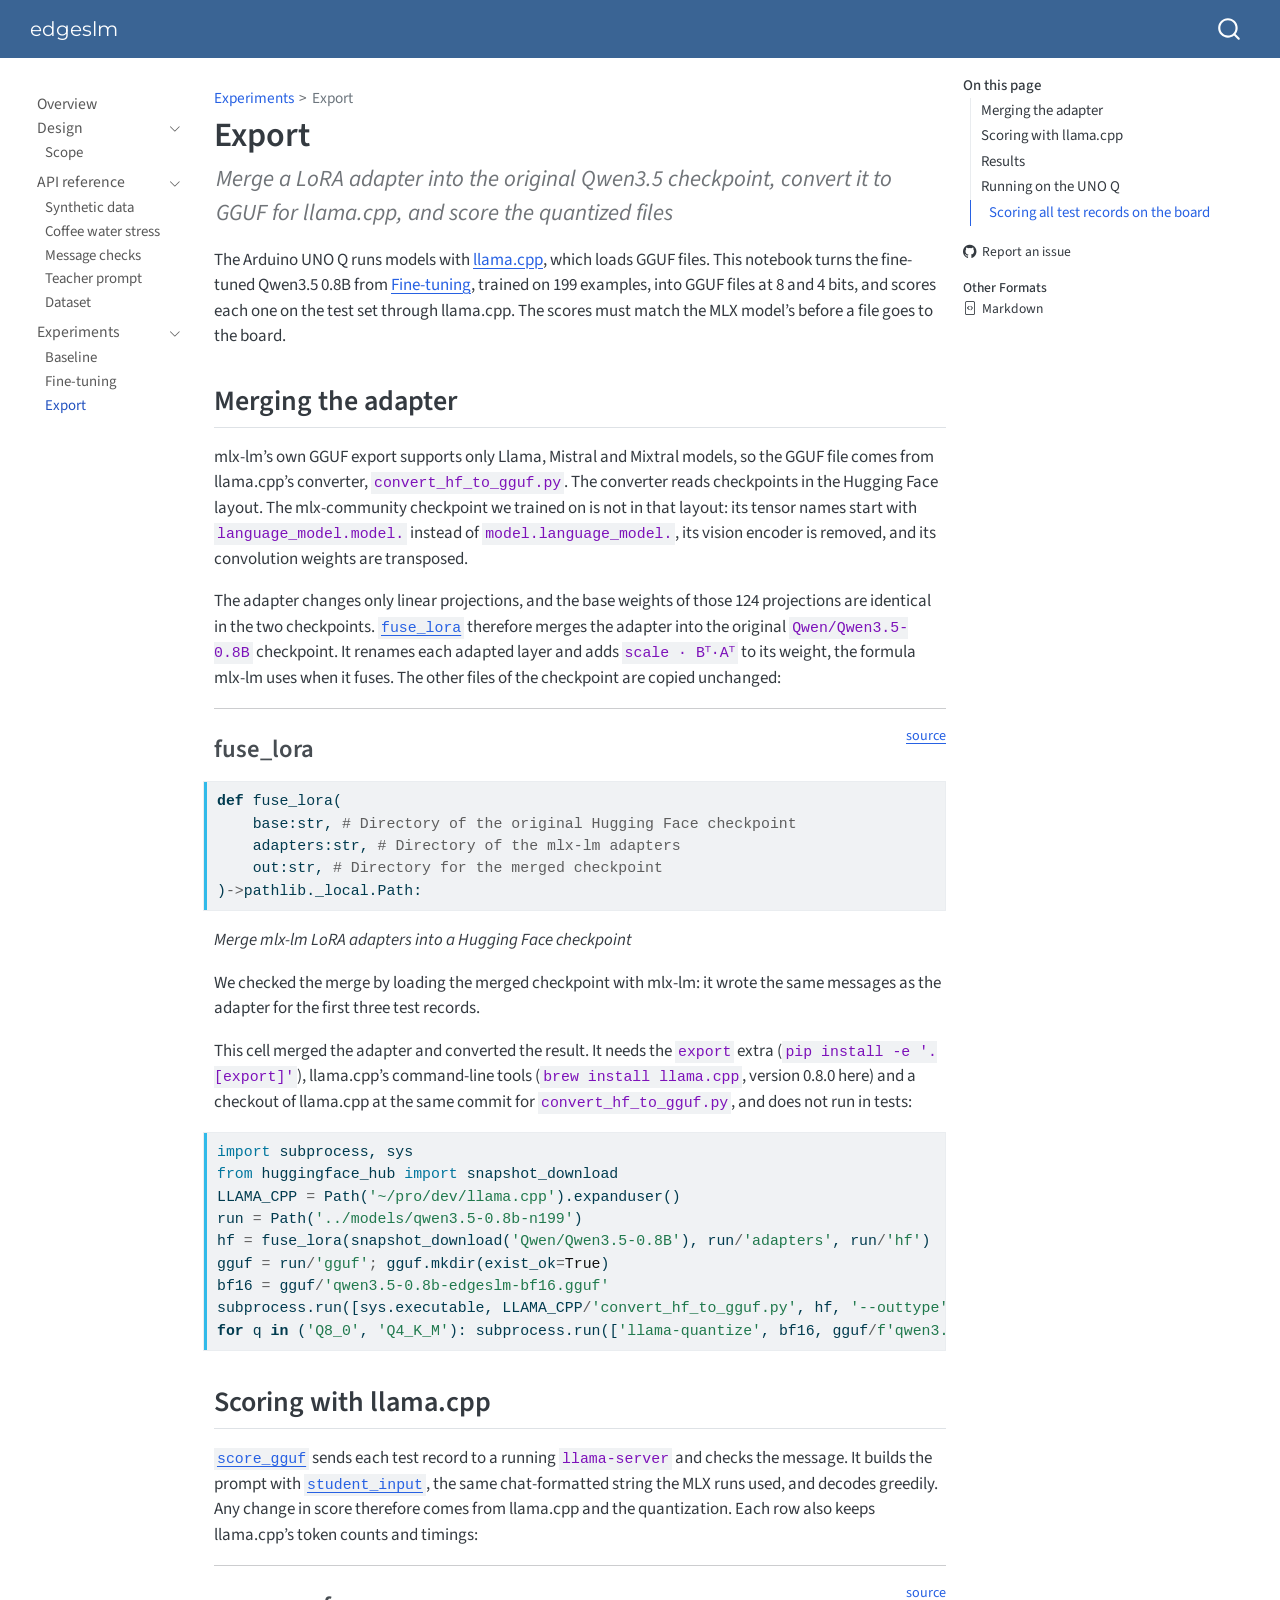
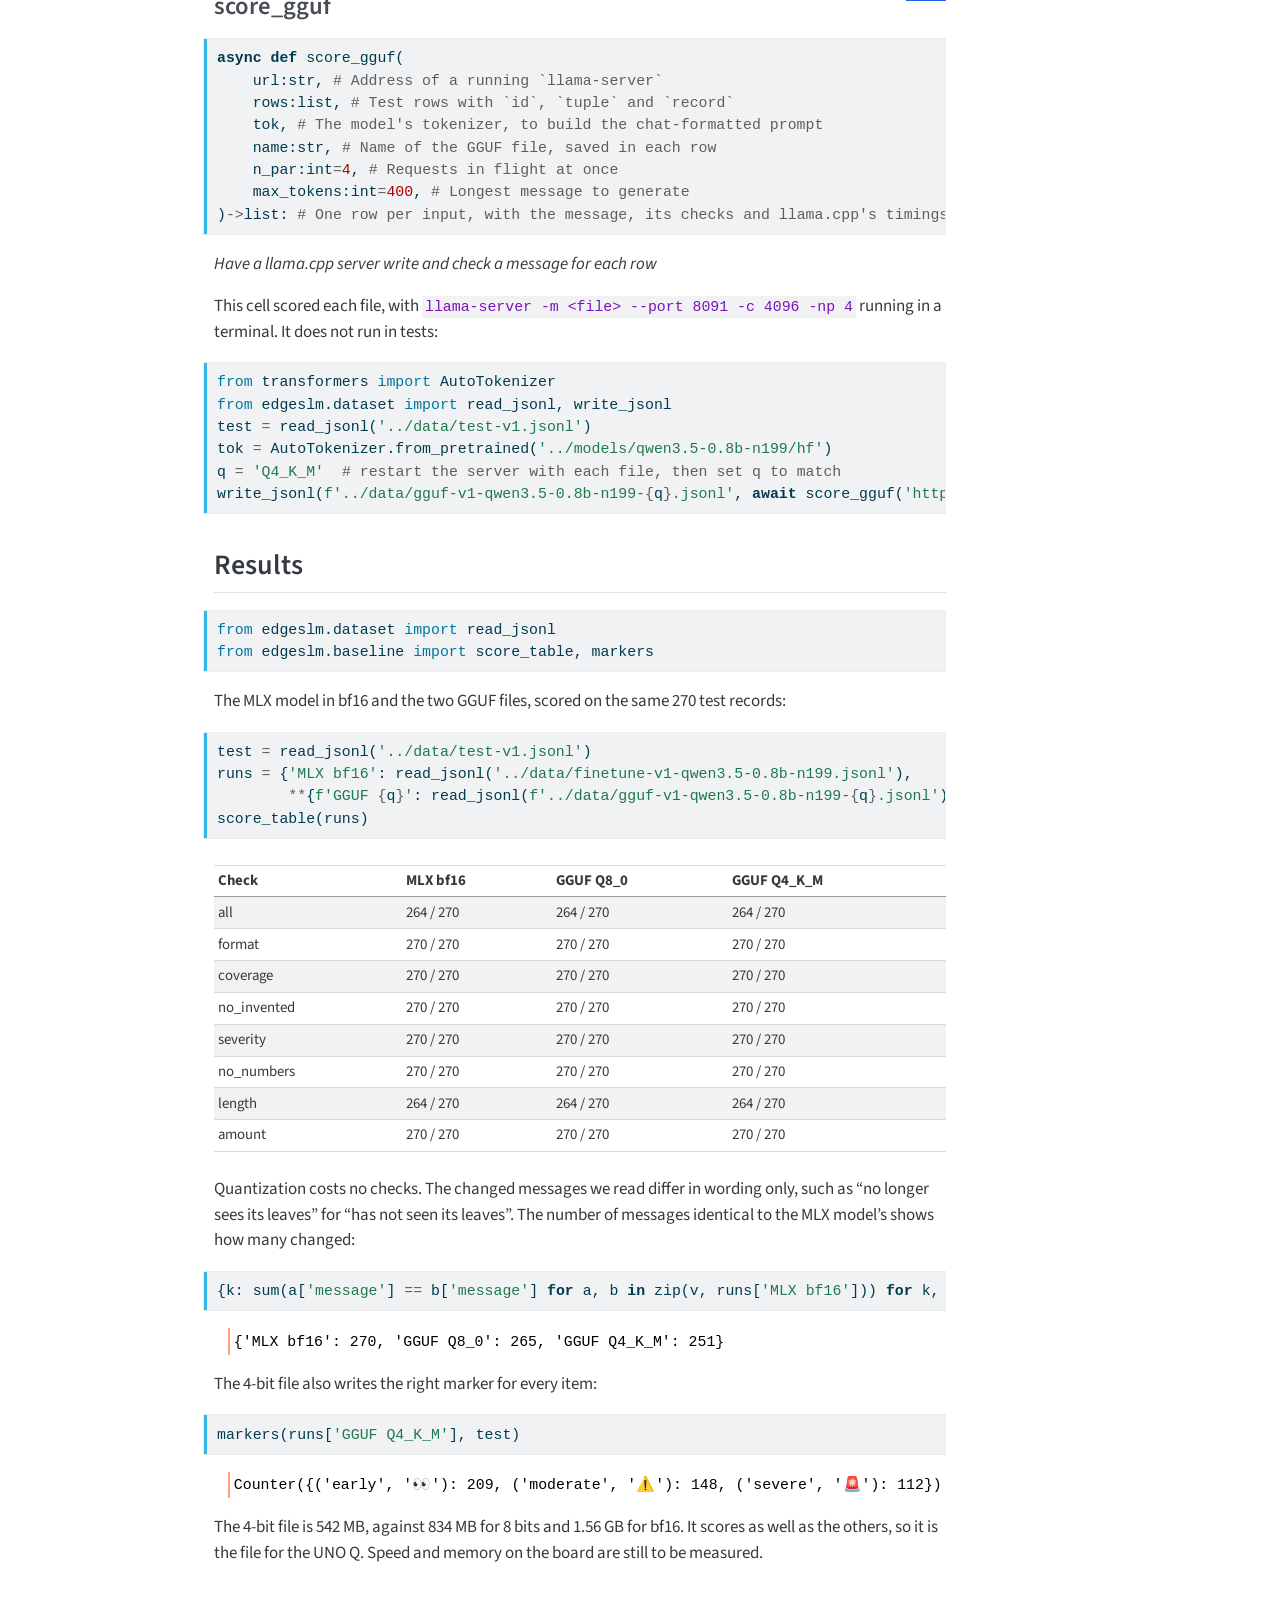
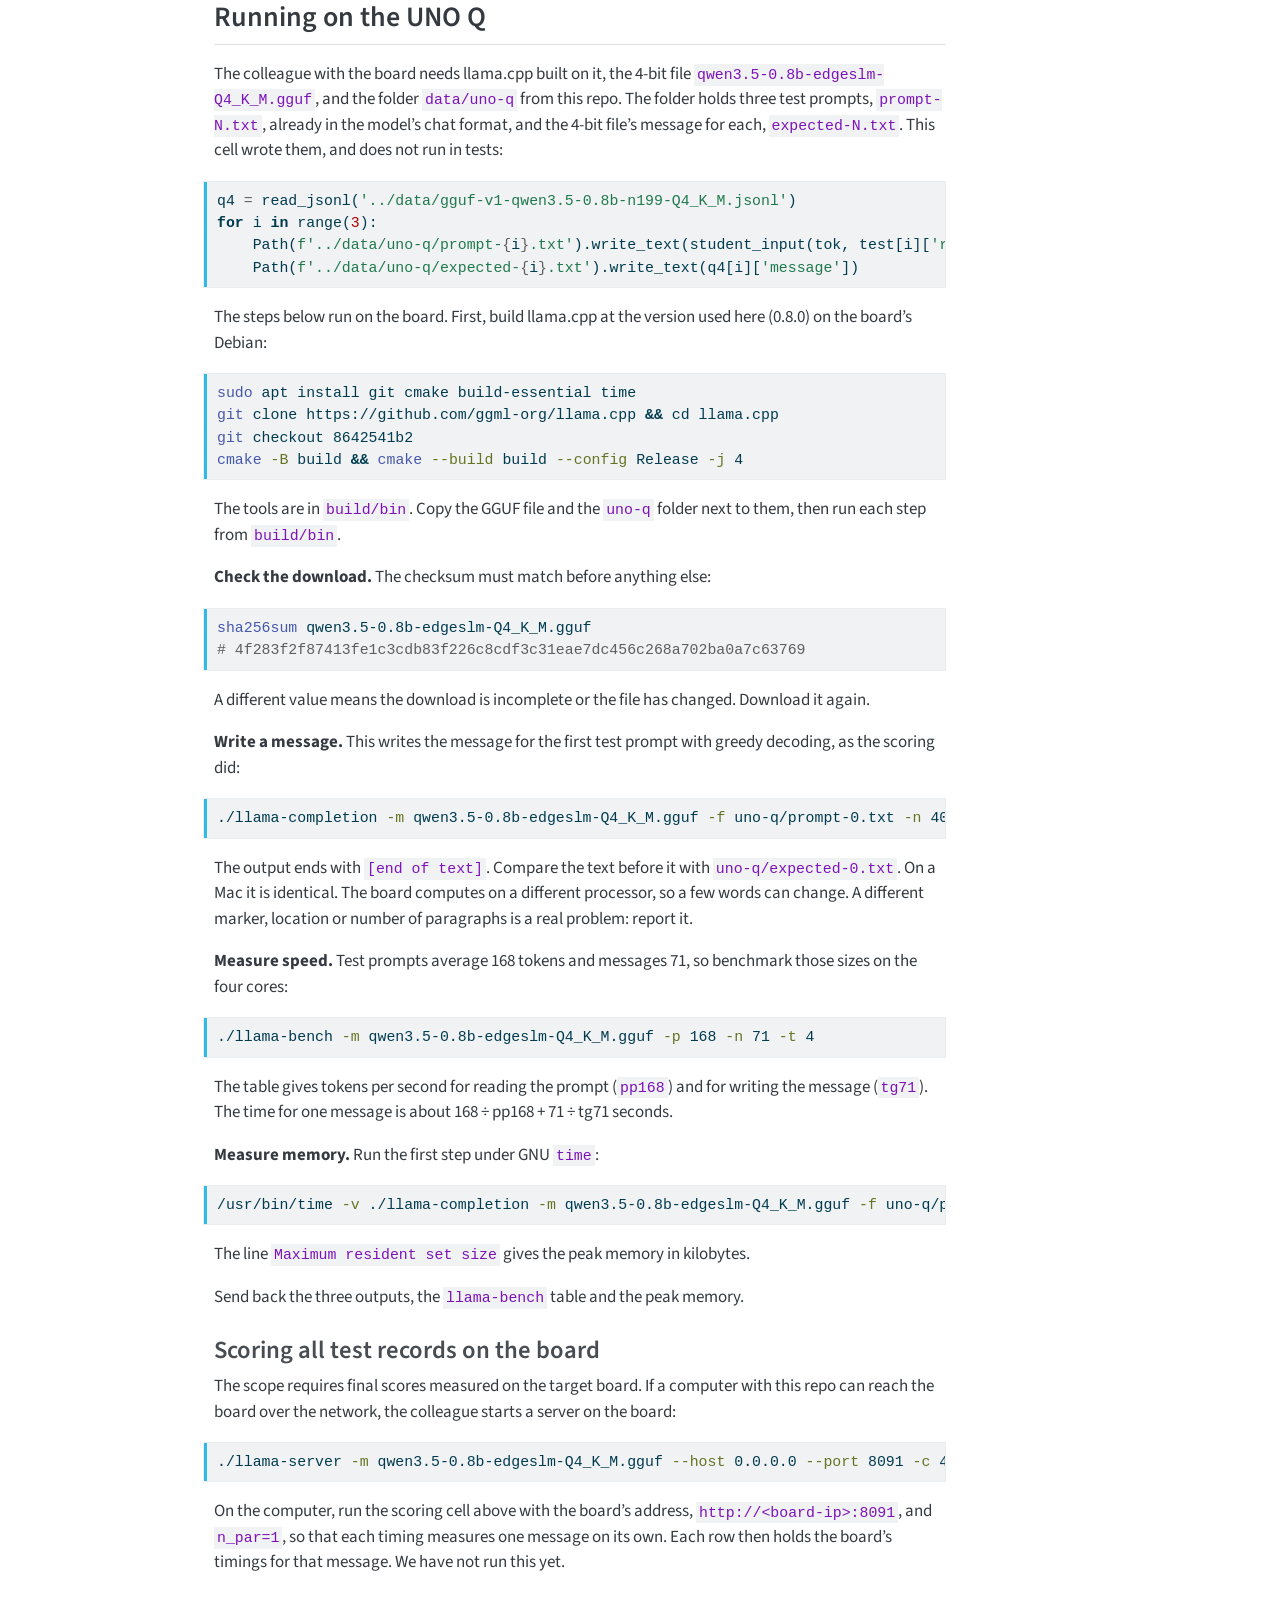
<file: export.html>
<!DOCTYPE html>
<html xmlns="http://www.w3.org/1999/xhtml" lang="en" xml:lang="en"><head>

<meta charset="utf-8">
<meta name="generator" content="quarto-1.10.20">

<meta name="viewport" content="width=device-width, initial-scale=1.0, user-scalable=yes">

<meta name="description" content="Merge a LoRA adapter into the original Qwen3.5 checkpoint, convert it to GGUF for llama.cpp, and score the quantized files">

<title>Export – edgeslm</title>
<style>
/* Default styles provided by pandoc.
** See https://pandoc.org/MANUAL.html#variables-for-html for config info.
*/
span.smallcaps{font-variant: small-caps;}
div.columns{display: flex; gap: 1.5em;}
div.column{flex: auto;}
@media screen {
div.columns{gap: min(4vw, 1.5em);}
div.column{overflow-x: auto;}
}
div.hanging-indent{margin-left: 1.5em; text-indent: -1.5em;}
ul.task-list{list-style: none;}
ul.task-list li input[type="checkbox"] {
  width: 0.8em;
  margin: 0 0.8em 0.2em -1em; /* quarto-specific, see https://github.com/quarto-dev/quarto-cli/issues/4556 */ 
  vertical-align: middle;
}
/* CSS for syntax highlighting */
html { -webkit-text-size-adjust: 100%; }
pre > code.sourceCode { white-space: pre; position: relative; }
pre > code.sourceCode > span { display: inline-block; line-height: 1.25; }
pre > code.sourceCode > span:empty { height: 1.2em; }
.sourceCode { overflow: visible; }
code.sourceCode > span { color: inherit; text-decoration: inherit; }
div.sourceCode { margin: 1em 0; }
pre.sourceCode { margin: 0; }
@media screen {
div.sourceCode { overflow: auto; }
}
@media print {
pre > code.sourceCode { white-space: pre-wrap; }
pre > code.sourceCode > span { text-indent: -5em; padding-left: 5em; }
}
pre.numberSource code
  { counter-reset: source-line 0; }
pre.numberSource code > span
  { position: relative; left: -4em; counter-increment: source-line; }
pre.numberSource code > span > a:first-child::before
  { content: counter(source-line);
    position: relative; left: -1em; text-align: right; vertical-align: baseline;
    border: none; display: inline-block;
    -webkit-touch-callout: none; -webkit-user-select: none;
    -khtml-user-select: none; -moz-user-select: none;
    -ms-user-select: none; user-select: none;
    padding: 0 4px; width: 4em;
  }
pre.numberSource { margin-left: 3em;  padding-left: 4px; }
div.sourceCode
  {   }
@media screen {
pre > code.sourceCode > span > a:first-child::before { text-decoration: underline; }
}
</style>


<script src="site_libs/quarto-nav/quarto-nav.js"></script>
<script src="site_libs/quarto-nav/headroom.min.js"></script>
<script src="site_libs/clipboard/clipboard.min.js"></script>
<script src="site_libs/quarto-search/autocomplete.umd.js"></script>
<script src="site_libs/quarto-search/fuse.min.js"></script>
<script src="site_libs/quarto-search/quarto-search.js"></script>
<meta name="quarto:offset" content="./">
<script src="site_libs/quarto-html/quarto.js" type="module"></script>
<script src="site_libs/quarto-html/tabsets/tabsets.js" type="module"></script>
<script src="site_libs/quarto-html/popper.min.js"></script>
<script src="site_libs/quarto-html/tippy.umd.min.js"></script>
<script src="site_libs/quarto-html/anchor.min.js"></script>
<link href="site_libs/quarto-html/tippy.css" rel="stylesheet">
<link href="site_libs/quarto-html/quarto-syntax-highlighting-17888a1159294d3eb470f19f6f52f5a5.css" rel="stylesheet" id="quarto-text-highlighting-styles">
<script src="site_libs/bootstrap/bootstrap.min.js"></script>
<link href="site_libs/bootstrap/bootstrap-icons.css" rel="stylesheet">
<link href="site_libs/bootstrap/bootstrap-4a0132d6516ed1437d66c2742ecec8d8.min.css" rel="stylesheet" append-hash="true" id="quarto-bootstrap" data-mode="light">
<script id="quarto-search-options" type="application/json">{
  "location": "navbar",
  "copy-button": false,
  "collapse-after": 3,
  "panel-placement": "end",
  "type": "overlay",
  "limit": 50,
  "keyboard-shortcut": [
    "f",
    "/",
    "s"
  ],
  "show-item-context": false,
  "language": {
    "search-no-results-text": "No results",
    "search-matching-documents-text": "matching documents",
    "search-copy-link-title": "Copy link to search",
    "search-hide-matches-text": "Hide additional matches",
    "search-more-match-text": "more match in this document",
    "search-more-matches-text": "more matches in this document",
    "search-clear-button-title": "Clear",
    "search-text-placeholder": "",
    "search-detached-cancel-button-title": "Cancel",
    "search-submit-button-title": "Submit",
    "search-label": "Search"
  }
}</script>


<link rel="stylesheet" href="styles.css">
<meta property="og:title" content="Export – edgeslm">
<meta property="og:description" content="Merge a LoRA adapter into the original Qwen3.5 checkpoint, convert it to GGUF for llama.cpp, and score the quantized files">
<meta property="og:site_name" content="edgeslm">
<meta name="twitter:title" content="Export – edgeslm">
<meta name="twitter:description" content="Merge a LoRA adapter into the original Qwen3.5 checkpoint, convert it to GGUF for llama.cpp, and score the quantized files">
<meta name="twitter:card" content="summary">
</head>

<body class="nav-sidebar floating nav-fixed quarto-light">

<div id="quarto-search-results"></div>
  <header id="quarto-header" class="headroom fixed-top">
    <nav class="navbar navbar-expand-lg " data-bs-theme="dark">
      <div class="navbar-container container-fluid">
      <div class="navbar-brand-container mx-auto">
    <a class="navbar-brand" href="./index.html">
    <span class="navbar-title">edgeslm</span>
    </a>
  </div>
        <div class="quarto-navbar-tools tools-end">
</div>
          <div id="quarto-search" class="" title="Search"></div>
      </div> <!-- /container-fluid -->
    </nav>
  <nav class="quarto-secondary-nav">
    <div class="container-fluid d-flex">
      <button type="button" class="quarto-btn-toggle btn" data-bs-toggle="collapse" role="button" data-bs-target=".quarto-sidebar-collapse-item" aria-controls="quarto-sidebar" aria-expanded="false" aria-label="Toggle sidebar navigation" onclick="if (window.quartoToggleHeadroom) { window.quartoToggleHeadroom(); }">
        <i class="bi bi-layout-text-sidebar-reverse"></i>
      </button>
        <nav class="quarto-page-breadcrumbs" aria-label="breadcrumb"><ol class="breadcrumb"><li class="breadcrumb-item"><a href="./baseline.html">Experiments</a></li><li class="breadcrumb-item"><a href="./export.html">Export</a></li></ol></nav>
        <a class="flex-grow-1" role="navigation" data-bs-toggle="collapse" data-bs-target=".quarto-sidebar-collapse-item" aria-controls="quarto-sidebar" aria-expanded="false" aria-label="Toggle sidebar navigation" onclick="if (window.quartoToggleHeadroom) { window.quartoToggleHeadroom(); }">      
        </a>
    </div>
  </nav>
</header>
<!-- content -->
<div id="quarto-content" class="quarto-container page-columns page-rows-contents page-layout-article page-navbar">
<!-- sidebar -->
  <nav id="quarto-sidebar" class="sidebar collapse collapse-horizontal quarto-sidebar-collapse-item sidebar-navigation floating overflow-auto">
    <div class="sidebar-menu-container"> 
    <ul class="list-unstyled mt-1">
        <li class="sidebar-item">
  <div class="sidebar-item-container"> 
  <a href="./index.html" class="sidebar-item-text sidebar-link">
 <span class="menu-text">Overview</span></a>
  </div>
</li>
        <li class="sidebar-item sidebar-item-section">
      <div class="sidebar-item-container"> 
            <a class="sidebar-item-text sidebar-link text-start" data-bs-toggle="collapse" data-bs-target="#quarto-sidebar-section-1" role="navigation" aria-expanded="true">
 <span class="menu-text">Design</span></a>
          <a class="sidebar-item-toggle text-start" data-bs-toggle="collapse" data-bs-target="#quarto-sidebar-section-1" role="navigation" aria-expanded="true" aria-label="Toggle section">
            <i class="bi bi-chevron-right ms-2"></i>
          </a> 
      </div>
      <ul id="quarto-sidebar-section-1" class="collapse list-unstyled sidebar-section depth1 show">  
          <li class="sidebar-item">
  <div class="sidebar-item-container"> 
  <a href="./design/scope.html" class="sidebar-item-text sidebar-link">
 <span class="menu-text">Scope</span></a>
  </div>
</li>
      </ul>
  </li>
        <li class="sidebar-item sidebar-item-section">
      <div class="sidebar-item-container"> 
            <a class="sidebar-item-text sidebar-link text-start" data-bs-toggle="collapse" data-bs-target="#quarto-sidebar-section-2" role="navigation" aria-expanded="true">
 <span class="menu-text">API reference</span></a>
          <a class="sidebar-item-toggle text-start" data-bs-toggle="collapse" data-bs-target="#quarto-sidebar-section-2" role="navigation" aria-expanded="true" aria-label="Toggle section">
            <i class="bi bi-chevron-right ms-2"></i>
          </a> 
      </div>
      <ul id="quarto-sidebar-section-2" class="collapse list-unstyled sidebar-section depth1 show">  
          <li class="sidebar-item">
  <div class="sidebar-item-container"> 
  <a href="./synth.html" class="sidebar-item-text sidebar-link">
 <span class="menu-text">Synthetic data</span></a>
  </div>
</li>
          <li class="sidebar-item">
  <div class="sidebar-item-container"> 
  <a href="./coffee.html" class="sidebar-item-text sidebar-link">
 <span class="menu-text">Coffee water stress</span></a>
  </div>
</li>
          <li class="sidebar-item">
  <div class="sidebar-item-container"> 
  <a href="./checks.html" class="sidebar-item-text sidebar-link">
 <span class="menu-text">Message checks</span></a>
  </div>
</li>
          <li class="sidebar-item">
  <div class="sidebar-item-container"> 
  <a href="./teacher.html" class="sidebar-item-text sidebar-link">
 <span class="menu-text">Teacher prompt</span></a>
  </div>
</li>
          <li class="sidebar-item">
  <div class="sidebar-item-container"> 
  <a href="./dataset.html" class="sidebar-item-text sidebar-link">
 <span class="menu-text">Dataset</span></a>
  </div>
</li>
      </ul>
  </li>
        <li class="sidebar-item sidebar-item-section">
      <div class="sidebar-item-container"> 
            <a class="sidebar-item-text sidebar-link text-start" data-bs-toggle="collapse" data-bs-target="#quarto-sidebar-section-3" role="navigation" aria-expanded="true">
 <span class="menu-text">Experiments</span></a>
          <a class="sidebar-item-toggle text-start" data-bs-toggle="collapse" data-bs-target="#quarto-sidebar-section-3" role="navigation" aria-expanded="true" aria-label="Toggle section">
            <i class="bi bi-chevron-right ms-2"></i>
          </a> 
      </div>
      <ul id="quarto-sidebar-section-3" class="collapse list-unstyled sidebar-section depth1 show">  
          <li class="sidebar-item">
  <div class="sidebar-item-container"> 
  <a href="./baseline.html" class="sidebar-item-text sidebar-link">
 <span class="menu-text">Baseline</span></a>
  </div>
</li>
          <li class="sidebar-item">
  <div class="sidebar-item-container"> 
  <a href="./finetune.html" class="sidebar-item-text sidebar-link">
 <span class="menu-text">Fine-tuning</span></a>
  </div>
</li>
          <li class="sidebar-item">
  <div class="sidebar-item-container"> 
  <a href="./export.html" class="sidebar-item-text sidebar-link active">
 <span class="menu-text">Export</span></a>
  </div>
</li>
      </ul>
  </li>
    </ul>
    </div>
</nav>
<div id="quarto-sidebar-glass" class="quarto-sidebar-collapse-item" data-bs-toggle="collapse" data-bs-target=".quarto-sidebar-collapse-item"></div>
<!-- margin-sidebar -->
    <div id="quarto-margin-sidebar" class="sidebar margin-sidebar">
        <nav id="TOC" role="doc-toc" class="toc-active">
    <h2 id="toc-title">On this page</h2>
   
  <ul>
  <li><a href="#merging-the-adapter" id="toc-merging-the-adapter" class="nav-link active" data-scroll-target="#merging-the-adapter">Merging the adapter</a></li>
  <li><a href="#scoring-with-llama.cpp" id="toc-scoring-with-llama.cpp" class="nav-link" data-scroll-target="#scoring-with-llama.cpp">Scoring with llama.cpp</a></li>
  <li><a href="#results" id="toc-results" class="nav-link" data-scroll-target="#results">Results</a></li>
  <li><a href="#running-on-the-uno-q" id="toc-running-on-the-uno-q" class="nav-link" data-scroll-target="#running-on-the-uno-q">Running on the UNO Q</a>
  <ul class="collapse">
  <li><a href="#scoring-all-test-records-on-the-board" id="toc-scoring-all-test-records-on-the-board" class="nav-link" data-scroll-target="#scoring-all-test-records-on-the-board">Scoring all test records on the board</a></li>
  </ul></li>
  </ul>
<div class="toc-actions"><ul><li><a href="https://github.com/franckalbinet/edgeslm/issues/new" class="toc-action"><i class="bi bi-github"></i>Report an issue</a></li></ul></div><div class="quarto-alternate-formats"><h2>Other Formats</h2><ul><li><a href="export.html.md"><i class="bi bi-file-code"></i>Markdown</a></li></ul></div></nav>
    </div>
<!-- main -->
<main class="content" id="quarto-document-content">

<header id="title-block-header" class="quarto-title-block default"><nav class="quarto-page-breadcrumbs quarto-title-breadcrumbs d-none d-lg-block" aria-label="breadcrumb"><ol class="breadcrumb"><li class="breadcrumb-item"><a href="./baseline.html">Experiments</a></li><li class="breadcrumb-item"><a href="./export.html">Export</a></li></ol></nav>
<div class="quarto-title">
<h1 class="title">Export</h1>
</div>

<div>
  <div class="description">
    Merge a LoRA adapter into the original Qwen3.5 checkpoint, convert it to GGUF for llama.cpp, and score the quantized files
  </div>
</div>


<div class="quarto-title-meta">

    
  
    
  </div>
  


</header>


<!-- WARNING: THIS FILE WAS AUTOGENERATED! DO NOT EDIT! -->
<p>The Arduino UNO Q runs models with <a href="https://github.com/ggml-org/llama.cpp">llama.cpp</a>, which loads GGUF files. This notebook turns the fine-tuned Qwen3.5 0.8B from <a href="./finetune.html">Fine-tuning</a>, trained on 199 examples, into GGUF files at 8 and 4 bits, and scores each one on the test set through llama.cpp. The scores must match the MLX model’s before a file goes to the board.</p>
<section id="merging-the-adapter" class="level2">
<h2 class="anchored" data-anchor-id="merging-the-adapter">Merging the adapter</h2>
<p>mlx-lm’s own GGUF export supports only Llama, Mistral and Mixtral models, so the GGUF file comes from llama.cpp’s converter, <code>convert_hf_to_gguf.py</code>. The converter reads checkpoints in the Hugging Face layout. The mlx-community checkpoint we trained on is not in that layout: its tensor names start with <code>language_model.model.</code> instead of <code>model.language_model.</code>, its vision encoder is removed, and its convolution weights are transposed.</p>
<p>The adapter changes only linear projections, and the base weights of those 124 projections are identical in the two checkpoints. <a href="https://franckalbinet.github.io/edgeslm/export.html#fuse_lora"><code>fuse_lora</code></a> therefore merges the adapter into the original <code>Qwen/Qwen3.5-0.8B</code> checkpoint. It renames each adapted layer and adds <code>scale · Bᵀ·Aᵀ</code> to its weight, the formula mlx-lm uses when it fuses. The other files of the checkpoint are copied unchanged:</p>
<div id="1bf03a07" class="cell" data-quarto-private-1="{&quot;key&quot;:&quot;execution&quot;,&quot;value&quot;:{&quot;iopub.execute_input&quot;:&quot;2026-11-01T21:37:39.923393+00:00&quot;,&quot;shell.execute_reply&quot;:&quot;2026-11-01T21:37:39.933326+00:00&quot;,&quot;total&quot;:0.009938449999999932}}" data-execution_count="3">
<hr>
<p><a href="https://github.com/franckalbinet/edgeslm/blob/main/edgeslm/export.py#L19" target="_blank" style="float:right; font-size:smaller">source</a></p>
<section id="fuse_lora" class="level3">
<h3 class="anchored" data-anchor-id="fuse_lora">fuse_lora</h3>
<div class="code-copy-outer-scaffold"><div class="sourceCode" id="cb1"><pre class="sourceCode python code-with-copy"><code class="sourceCode python"><span id="cb1-1"><a href="#cb1-1" aria-hidden="true" tabindex="-1"></a><span class="kw">def</span> fuse_lora(</span>
<span id="cb1-2"><a href="#cb1-2" aria-hidden="true" tabindex="-1"></a>    base:<span class="bu">str</span>, <span class="co"># Directory of the original Hugging Face checkpoint</span></span>
<span id="cb1-3"><a href="#cb1-3" aria-hidden="true" tabindex="-1"></a>    adapters:<span class="bu">str</span>, <span class="co"># Directory of the mlx-lm adapters</span></span>
<span id="cb1-4"><a href="#cb1-4" aria-hidden="true" tabindex="-1"></a>    out:<span class="bu">str</span>, <span class="co"># Directory for the merged checkpoint</span></span>
<span id="cb1-5"><a href="#cb1-5" aria-hidden="true" tabindex="-1"></a>)<span class="op">-&gt;</span>pathlib._local.Path:</span></code></pre></div><button title="Copy to Clipboard" class="code-copy-button"><i class="bi"></i></button></div>
<p><em>Merge mlx-lm LoRA adapters into a Hugging Face checkpoint</em></p>
</section>
</div>
<p>We checked the merge by loading the merged checkpoint with mlx-lm: it wrote the same messages as the adapter for the first three test records.</p>
<p>This cell merged the adapter and converted the result. It needs the <code>export</code> extra (<code>pip install -e '.[export]'</code>), llama.cpp’s command-line tools (<code>brew install llama.cpp</code>, version 0.8.0 here) and a checkout of llama.cpp at the same commit for <code>convert_hf_to_gguf.py</code>, and does not run in tests:</p>
<div id="853989c7" class="cell">
<div class="code-copy-outer-scaffold"><div class="sourceCode cell-code" id="cb2"><pre class="sourceCode python code-with-copy"><code class="sourceCode python"><span id="cb2-1"><a href="#cb2-1" aria-hidden="true" tabindex="-1"></a><span class="im">import</span> subprocess, sys</span>
<span id="cb2-2"><a href="#cb2-2" aria-hidden="true" tabindex="-1"></a><span class="im">from</span> huggingface_hub <span class="im">import</span> snapshot_download</span>
<span id="cb2-3"><a href="#cb2-3" aria-hidden="true" tabindex="-1"></a>LLAMA_CPP <span class="op">=</span> Path(<span class="st">'~/pro/dev/llama.cpp'</span>).expanduser()</span>
<span id="cb2-4"><a href="#cb2-4" aria-hidden="true" tabindex="-1"></a>run <span class="op">=</span> Path(<span class="st">'../models/qwen3.5-0.8b-n199'</span>)</span>
<span id="cb2-5"><a href="#cb2-5" aria-hidden="true" tabindex="-1"></a>hf <span class="op">=</span> fuse_lora(snapshot_download(<span class="st">'Qwen/Qwen3.5-0.8B'</span>), run<span class="op">/</span><span class="st">'adapters'</span>, run<span class="op">/</span><span class="st">'hf'</span>)</span>
<span id="cb2-6"><a href="#cb2-6" aria-hidden="true" tabindex="-1"></a>gguf <span class="op">=</span> run<span class="op">/</span><span class="st">'gguf'</span><span class="op">;</span> gguf.mkdir(exist_ok<span class="op">=</span><span class="va">True</span>)</span>
<span id="cb2-7"><a href="#cb2-7" aria-hidden="true" tabindex="-1"></a>bf16 <span class="op">=</span> gguf<span class="op">/</span><span class="st">'qwen3.5-0.8b-edgeslm-bf16.gguf'</span></span>
<span id="cb2-8"><a href="#cb2-8" aria-hidden="true" tabindex="-1"></a>subprocess.run([sys.executable, LLAMA_CPP<span class="op">/</span><span class="st">'convert_hf_to_gguf.py'</span>, hf, <span class="st">'--outtype'</span>, <span class="st">'bf16'</span>, <span class="st">'--outfile'</span>, bf16], env<span class="op">=</span>{<span class="st">'PYTHONPATH'</span>: <span class="bu">str</span>(LLAMA_CPP<span class="op">/</span><span class="st">'gguf-py'</span>)}, check<span class="op">=</span><span class="va">True</span>)</span>
<span id="cb2-9"><a href="#cb2-9" aria-hidden="true" tabindex="-1"></a><span class="cf">for</span> q <span class="kw">in</span> (<span class="st">'Q8_0'</span>, <span class="st">'Q4_K_M'</span>): subprocess.run([<span class="st">'llama-quantize'</span>, bf16, gguf<span class="op">/</span><span class="ss">f'qwen3.5-0.8b-edgeslm-</span><span class="sc">{</span>q<span class="sc">}</span><span class="ss">.gguf'</span>, q], check<span class="op">=</span><span class="va">True</span>)</span></code></pre></div><button title="Copy to Clipboard" class="code-copy-button"><i class="bi"></i></button></div>
</div>
</section>
<section id="scoring-with-llama.cpp" class="level2">
<h2 class="anchored" data-anchor-id="scoring-with-llama.cpp">Scoring with llama.cpp</h2>
<p><a href="https://franckalbinet.github.io/edgeslm/export.html#score_gguf"><code>score_gguf</code></a> sends each test record to a running <code>llama-server</code> and checks the message. It builds the prompt with <a href="https://franckalbinet.github.io/edgeslm/baseline.html#student_input"><code>student_input</code></a>, the same chat-formatted string the MLX runs used, and decodes greedily. Any change in score therefore comes from llama.cpp and the quantization. Each row also keeps llama.cpp’s token counts and timings:</p>
<div id="8d36cc84" class="cell" data-quarto-private-1="{&quot;key&quot;:&quot;execution&quot;,&quot;value&quot;:{&quot;iopub.execute_input&quot;:&quot;2026-11-01T21:37:39.935488+00:00&quot;,&quot;shell.execute_reply&quot;:&quot;2026-11-01T21:37:39.940056+00:00&quot;,&quot;total&quot;:0.004572201000001996}}" data-execution_count="5">
<hr>
<p><a href="https://github.com/franckalbinet/edgeslm/blob/main/edgeslm/export.py#L43" target="_blank" style="float:right; font-size:smaller">source</a></p>
<section id="score_gguf" class="level3">
<h3 class="anchored" data-anchor-id="score_gguf">score_gguf</h3>
<div class="code-copy-outer-scaffold"><div class="sourceCode" id="cb3"><pre class="sourceCode python code-with-copy"><code class="sourceCode python"><span id="cb3-1"><a href="#cb3-1" aria-hidden="true" tabindex="-1"></a><span class="cf">async</span> <span class="kw">def</span> score_gguf(</span>
<span id="cb3-2"><a href="#cb3-2" aria-hidden="true" tabindex="-1"></a>    url:<span class="bu">str</span>, <span class="co"># Address of a running `llama-server`</span></span>
<span id="cb3-3"><a href="#cb3-3" aria-hidden="true" tabindex="-1"></a>    rows:<span class="bu">list</span>, <span class="co"># Test rows with `id`, `tuple` and `record`</span></span>
<span id="cb3-4"><a href="#cb3-4" aria-hidden="true" tabindex="-1"></a>    tok, <span class="co"># The model's tokenizer, to build the chat-formatted prompt</span></span>
<span id="cb3-5"><a href="#cb3-5" aria-hidden="true" tabindex="-1"></a>    name:<span class="bu">str</span>, <span class="co"># Name of the GGUF file, saved in each row</span></span>
<span id="cb3-6"><a href="#cb3-6" aria-hidden="true" tabindex="-1"></a>    n_par:<span class="bu">int</span><span class="op">=</span><span class="dv">4</span>, <span class="co"># Requests in flight at once</span></span>
<span id="cb3-7"><a href="#cb3-7" aria-hidden="true" tabindex="-1"></a>    max_tokens:<span class="bu">int</span><span class="op">=</span><span class="dv">400</span>, <span class="co"># Longest message to generate</span></span>
<span id="cb3-8"><a href="#cb3-8" aria-hidden="true" tabindex="-1"></a>)<span class="op">-&gt;</span><span class="bu">list</span>: <span class="co"># One row per input, with the message, its checks and llama.cpp's timings</span></span></code></pre></div><button title="Copy to Clipboard" class="code-copy-button"><i class="bi"></i></button></div>
<p><em>Have a llama.cpp server write and check a message for each row</em></p>
</section>
</div>
<p>This cell scored each file, with <code>llama-server -m &lt;file&gt; --port 8091 -c 4096 -np 4</code> running in a terminal. It does not run in tests:</p>
<div id="9b959a60" class="cell">
<div class="code-copy-outer-scaffold"><div class="sourceCode cell-code" id="cb4"><pre class="sourceCode python code-with-copy"><code class="sourceCode python"><span id="cb4-1"><a href="#cb4-1" aria-hidden="true" tabindex="-1"></a><span class="im">from</span> transformers <span class="im">import</span> AutoTokenizer</span>
<span id="cb4-2"><a href="#cb4-2" aria-hidden="true" tabindex="-1"></a><span class="im">from</span> edgeslm.dataset <span class="im">import</span> read_jsonl, write_jsonl</span>
<span id="cb4-3"><a href="#cb4-3" aria-hidden="true" tabindex="-1"></a>test <span class="op">=</span> read_jsonl(<span class="st">'../data/test-v1.jsonl'</span>)</span>
<span id="cb4-4"><a href="#cb4-4" aria-hidden="true" tabindex="-1"></a>tok <span class="op">=</span> AutoTokenizer.from_pretrained(<span class="st">'../models/qwen3.5-0.8b-n199/hf'</span>)</span>
<span id="cb4-5"><a href="#cb4-5" aria-hidden="true" tabindex="-1"></a>q <span class="op">=</span> <span class="st">'Q4_K_M'</span>  <span class="co"># restart the server with each file, then set q to match</span></span>
<span id="cb4-6"><a href="#cb4-6" aria-hidden="true" tabindex="-1"></a>write_jsonl(<span class="ss">f'../data/gguf-v1-qwen3.5-0.8b-n199-</span><span class="sc">{</span>q<span class="sc">}</span><span class="ss">.jsonl'</span>, <span class="cf">await</span> score_gguf(<span class="st">'http://localhost:8091'</span>, test, tok, <span class="ss">f'qwen3.5-0.8b-edgeslm-</span><span class="sc">{</span>q<span class="sc">}</span><span class="ss">.gguf'</span>))</span></code></pre></div><button title="Copy to Clipboard" class="code-copy-button"><i class="bi"></i></button></div>
</div>
</section>
<section id="results" class="level2">
<h2 class="anchored" data-anchor-id="results">Results</h2>
<div id="eed8ecb4" class="cell" data-quarto-private-1="{&quot;key&quot;:&quot;execution&quot;,&quot;value&quot;:{&quot;iopub.execute_input&quot;:&quot;2026-11-01T21:37:39.940376+00:00&quot;,&quot;shell.execute_reply&quot;:&quot;2026-11-01T21:37:39.941125+00:00&quot;,&quot;total&quot;:0.0007530479999999784}}" data-execution_count="6">
<div class="code-copy-outer-scaffold"><div class="sourceCode cell-code" id="cb5"><pre class="sourceCode python code-with-copy"><code class="sourceCode python"><span id="cb5-1"><a href="#cb5-1" aria-hidden="true" tabindex="-1"></a><span class="im">from</span> edgeslm.dataset <span class="im">import</span> read_jsonl</span>
<span id="cb5-2"><a href="#cb5-2" aria-hidden="true" tabindex="-1"></a><span class="im">from</span> edgeslm.baseline <span class="im">import</span> score_table, markers</span></code></pre></div><button title="Copy to Clipboard" class="code-copy-button"><i class="bi"></i></button></div>
</div>
<p>The MLX model in bf16 and the two GGUF files, scored on the same 270 test records:</p>
<div id="c7815bf9" class="cell">
<div class="code-copy-outer-scaffold"><div class="sourceCode cell-code" id="cb6"><pre class="sourceCode python code-with-copy"><code class="sourceCode python"><span id="cb6-1"><a href="#cb6-1" aria-hidden="true" tabindex="-1"></a>test <span class="op">=</span> read_jsonl(<span class="st">'../data/test-v1.jsonl'</span>)</span>
<span id="cb6-2"><a href="#cb6-2" aria-hidden="true" tabindex="-1"></a>runs <span class="op">=</span> {<span class="st">'MLX bf16'</span>: read_jsonl(<span class="st">'../data/finetune-v1-qwen3.5-0.8b-n199.jsonl'</span>),</span>
<span id="cb6-3"><a href="#cb6-3" aria-hidden="true" tabindex="-1"></a>        <span class="op">**</span>{<span class="ss">f'GGUF </span><span class="sc">{</span>q<span class="sc">}</span><span class="ss">'</span>: read_jsonl(<span class="ss">f'../data/gguf-v1-qwen3.5-0.8b-n199-</span><span class="sc">{</span>q<span class="sc">}</span><span class="ss">.jsonl'</span>) <span class="cf">for</span> q <span class="kw">in</span> (<span class="st">'Q8_0'</span>, <span class="st">'Q4_K_M'</span>)}}</span>
<span id="cb6-4"><a href="#cb6-4" aria-hidden="true" tabindex="-1"></a>score_table(runs)</span></code></pre></div><button title="Copy to Clipboard" class="code-copy-button"><i class="bi"></i></button></div>
<div class="cell-output cell-output-display cell-output-markdown">
<table class="caption-top table table-sm table-striped small">
<thead>
<tr class="header">
<th>Check</th>
<th>MLX bf16</th>
<th>GGUF Q8_0</th>
<th>GGUF Q4_K_M</th>
</tr>
</thead>
<tbody>
<tr class="odd">
<td>all</td>
<td>264 / 270</td>
<td>264 / 270</td>
<td>264 / 270</td>
</tr>
<tr class="even">
<td>format</td>
<td>270 / 270</td>
<td>270 / 270</td>
<td>270 / 270</td>
</tr>
<tr class="odd">
<td>coverage</td>
<td>270 / 270</td>
<td>270 / 270</td>
<td>270 / 270</td>
</tr>
<tr class="even">
<td>no_invented</td>
<td>270 / 270</td>
<td>270 / 270</td>
<td>270 / 270</td>
</tr>
<tr class="odd">
<td>severity</td>
<td>270 / 270</td>
<td>270 / 270</td>
<td>270 / 270</td>
</tr>
<tr class="even">
<td>no_numbers</td>
<td>270 / 270</td>
<td>270 / 270</td>
<td>270 / 270</td>
</tr>
<tr class="odd">
<td>length</td>
<td>264 / 270</td>
<td>264 / 270</td>
<td>264 / 270</td>
</tr>
<tr class="even">
<td>amount</td>
<td>270 / 270</td>
<td>270 / 270</td>
<td>270 / 270</td>
</tr>
</tbody>
</table>
</div>
</div>
<p>Quantization costs no checks. The changed messages we read differ in wording only, such as “no longer sees its leaves” for “has not seen its leaves”. The number of messages identical to the MLX model’s shows how many changed:</p>
<div id="8a206dd2" class="cell">
<div class="code-copy-outer-scaffold"><div class="sourceCode cell-code" id="cb7"><pre class="sourceCode python code-with-copy"><code class="sourceCode python"><span id="cb7-1"><a href="#cb7-1" aria-hidden="true" tabindex="-1"></a>{k: <span class="bu">sum</span>(a[<span class="st">'message'</span>] <span class="op">==</span> b[<span class="st">'message'</span>] <span class="cf">for</span> a, b <span class="kw">in</span> <span class="bu">zip</span>(v, runs[<span class="st">'MLX bf16'</span>])) <span class="cf">for</span> k, v <span class="kw">in</span> runs.items()}</span></code></pre></div><button title="Copy to Clipboard" class="code-copy-button"><i class="bi"></i></button></div>
<div class="cell-output cell-output-display">
<pre><code>{'MLX bf16': 270, 'GGUF Q8_0': 265, 'GGUF Q4_K_M': 251}</code></pre>
</div>
</div>
<p>The 4-bit file also writes the right marker for every item:</p>
<div id="0ecbbdc3" class="cell">
<div class="code-copy-outer-scaffold"><div class="sourceCode cell-code" id="cb9"><pre class="sourceCode python code-with-copy"><code class="sourceCode python"><span id="cb9-1"><a href="#cb9-1" aria-hidden="true" tabindex="-1"></a>markers(runs[<span class="st">'GGUF Q4_K_M'</span>], test)</span></code></pre></div><button title="Copy to Clipboard" class="code-copy-button"><i class="bi"></i></button></div>
<div class="cell-output cell-output-display">
<pre><code>Counter({('early', '👀'): 209, ('moderate', '⚠️'): 148, ('severe', '🚨'): 112})</code></pre>
</div>
</div>
<p>The 4-bit file is 542 MB, against 834 MB for 8 bits and 1.56 GB for bf16. It scores as well as the others, so it is the file for the UNO Q. Speed and memory on the board are still to be measured.</p>
</section>
<section id="running-on-the-uno-q" class="level2">
<h2 class="anchored" data-anchor-id="running-on-the-uno-q">Running on the UNO Q</h2>
<p>The colleague with the board needs llama.cpp built on it, the 4-bit file <code>qwen3.5-0.8b-edgeslm-Q4_K_M.gguf</code>, and the folder <code>data/uno-q</code> from this repo. The folder holds three test prompts, <code>prompt-N.txt</code>, already in the model’s chat format, and the 4-bit file’s message for each, <code>expected-N.txt</code>. This cell wrote them, and does not run in tests:</p>
<div id="8b6dedea" class="cell">
<div class="code-copy-outer-scaffold"><div class="sourceCode cell-code" id="cb11"><pre class="sourceCode python code-with-copy"><code class="sourceCode python"><span id="cb11-1"><a href="#cb11-1" aria-hidden="true" tabindex="-1"></a>q4 <span class="op">=</span> read_jsonl(<span class="st">'../data/gguf-v1-qwen3.5-0.8b-n199-Q4_K_M.jsonl'</span>)</span>
<span id="cb11-2"><a href="#cb11-2" aria-hidden="true" tabindex="-1"></a><span class="cf">for</span> i <span class="kw">in</span> <span class="bu">range</span>(<span class="dv">3</span>):</span>
<span id="cb11-3"><a href="#cb11-3" aria-hidden="true" tabindex="-1"></a>    Path(<span class="ss">f'../data/uno-q/prompt-</span><span class="sc">{</span>i<span class="sc">}</span><span class="ss">.txt'</span>).write_text(student_input(tok, test[i][<span class="st">'record'</span>], SHORT_PROMPT))</span>
<span id="cb11-4"><a href="#cb11-4" aria-hidden="true" tabindex="-1"></a>    Path(<span class="ss">f'../data/uno-q/expected-</span><span class="sc">{</span>i<span class="sc">}</span><span class="ss">.txt'</span>).write_text(q4[i][<span class="st">'message'</span>])</span></code></pre></div><button title="Copy to Clipboard" class="code-copy-button"><i class="bi"></i></button></div>
</div>
<p>The steps below run on the board. First, build llama.cpp at the version used here (0.8.0) on the board’s Debian:</p>
<div class="code-copy-outer-scaffold"><div class="sourceCode" id="cb12"><pre class="sourceCode sh code-with-copy"><code class="sourceCode bash"><span id="cb12-1"><a href="#cb12-1" aria-hidden="true" tabindex="-1"></a><span class="fu">sudo</span> apt install git cmake build-essential time</span>
<span id="cb12-2"><a href="#cb12-2" aria-hidden="true" tabindex="-1"></a><span class="fu">git</span> clone https://github.com/ggml-org/llama.cpp <span class="kw">&amp;&amp;</span> <span class="bu">cd</span> llama.cpp</span>
<span id="cb12-3"><a href="#cb12-3" aria-hidden="true" tabindex="-1"></a><span class="fu">git</span> checkout 8642541b2</span>
<span id="cb12-4"><a href="#cb12-4" aria-hidden="true" tabindex="-1"></a><span class="fu">cmake</span> <span class="at">-B</span> build <span class="kw">&amp;&amp;</span> <span class="fu">cmake</span> <span class="at">--build</span> build <span class="at">--config</span> Release <span class="at">-j</span> 4</span></code></pre></div><button title="Copy to Clipboard" class="code-copy-button"><i class="bi"></i></button></div>
<p>The tools are in <code>build/bin</code>. Copy the GGUF file and the <code>uno-q</code> folder next to them, then run each step from <code>build/bin</code>.</p>
<p><strong>Check the download.</strong> The checksum must match before anything else:</p>
<div class="code-copy-outer-scaffold"><div class="sourceCode" id="cb13"><pre class="sourceCode sh code-with-copy"><code class="sourceCode bash"><span id="cb13-1"><a href="#cb13-1" aria-hidden="true" tabindex="-1"></a><span class="fu">sha256sum</span> qwen3.5-0.8b-edgeslm-Q4_K_M.gguf</span>
<span id="cb13-2"><a href="#cb13-2" aria-hidden="true" tabindex="-1"></a><span class="co"># 4f283f2f87413fe1c3cdb83f226c8cdf3c31eae7dc456c268a702ba0a7c63769</span></span></code></pre></div><button title="Copy to Clipboard" class="code-copy-button"><i class="bi"></i></button></div>
<p>A different value means the download is incomplete or the file has changed. Download it again.</p>
<p><strong>Write a message.</strong> This writes the message for the first test prompt with greedy decoding, as the scoring did:</p>
<div class="code-copy-outer-scaffold"><div class="sourceCode" id="cb14"><pre class="sourceCode sh code-with-copy"><code class="sourceCode bash"><span id="cb14-1"><a href="#cb14-1" aria-hidden="true" tabindex="-1"></a><span class="ex">./llama-completion</span> <span class="at">-m</span> qwen3.5-0.8b-edgeslm-Q4_K_M.gguf <span class="at">-f</span> uno-q/prompt-0.txt <span class="at">-n</span> 400 <span class="at">--temp</span> 0 <span class="at">--top-k</span> 1 <span class="at">-no-cnv</span> <span class="at">--no-display-prompt</span></span></code></pre></div><button title="Copy to Clipboard" class="code-copy-button"><i class="bi"></i></button></div>
<p>The output ends with <code>[end of text]</code>. Compare the text before it with <code>uno-q/expected-0.txt</code>. On a Mac it is identical. The board computes on a different processor, so a few words can change. A different marker, location or number of paragraphs is a real problem: report it.</p>
<p><strong>Measure speed.</strong> Test prompts average 168 tokens and messages 71, so benchmark those sizes on the four cores:</p>
<div class="code-copy-outer-scaffold"><div class="sourceCode" id="cb15"><pre class="sourceCode sh code-with-copy"><code class="sourceCode bash"><span id="cb15-1"><a href="#cb15-1" aria-hidden="true" tabindex="-1"></a><span class="ex">./llama-bench</span> <span class="at">-m</span> qwen3.5-0.8b-edgeslm-Q4_K_M.gguf <span class="at">-p</span> 168 <span class="at">-n</span> 71 <span class="at">-t</span> 4</span></code></pre></div><button title="Copy to Clipboard" class="code-copy-button"><i class="bi"></i></button></div>
<p>The table gives tokens per second for reading the prompt (<code>pp168</code>) and for writing the message (<code>tg71</code>). The time for one message is about 168 ÷ pp168 + 71 ÷ tg71 seconds.</p>
<p><strong>Measure memory.</strong> Run the first step under GNU <code>time</code>:</p>
<div class="code-copy-outer-scaffold"><div class="sourceCode" id="cb16"><pre class="sourceCode sh code-with-copy"><code class="sourceCode bash"><span id="cb16-1"><a href="#cb16-1" aria-hidden="true" tabindex="-1"></a><span class="ex">/usr/bin/time</span> <span class="at">-v</span> ./llama-completion <span class="at">-m</span> qwen3.5-0.8b-edgeslm-Q4_K_M.gguf <span class="at">-f</span> uno-q/prompt-0.txt <span class="at">-n</span> 400 <span class="at">--temp</span> 0 <span class="at">--top-k</span> 1 <span class="at">-no-cnv</span> <span class="at">--no-display-prompt</span></span></code></pre></div><button title="Copy to Clipboard" class="code-copy-button"><i class="bi"></i></button></div>
<p>The line <code>Maximum resident set size</code> gives the peak memory in kilobytes.</p>
<p>Send back the three outputs, the <code>llama-bench</code> table and the peak memory.</p>
<section id="scoring-all-test-records-on-the-board" class="level3">
<h3 class="anchored" data-anchor-id="scoring-all-test-records-on-the-board">Scoring all test records on the board</h3>
<p>The scope requires final scores measured on the target board. If a computer with this repo can reach the board over the network, the colleague starts a server on the board:</p>
<div class="code-copy-outer-scaffold"><div class="sourceCode" id="cb17"><pre class="sourceCode sh code-with-copy"><code class="sourceCode bash"><span id="cb17-1"><a href="#cb17-1" aria-hidden="true" tabindex="-1"></a><span class="ex">./llama-server</span> <span class="at">-m</span> qwen3.5-0.8b-edgeslm-Q4_K_M.gguf <span class="at">--host</span> 0.0.0.0 <span class="at">--port</span> 8091 <span class="at">-c</span> 4096</span></code></pre></div><button title="Copy to Clipboard" class="code-copy-button"><i class="bi"></i></button></div>
<p>On the computer, run the scoring cell above with the board’s address, <code>http://&lt;board-ip&gt;:8091</code>, and <code>n_par=1</code>, so that each timing measures one message on its own. Each row then holds the board’s timings for that message. We have not run this yet.</p>


</section>
</section>

</main> <!-- /main -->
<script id="quarto-html-after-body" type="application/javascript">
  window.document.addEventListener("DOMContentLoaded", function (event) {
    const icon = "";
    const anchorJS = new window.AnchorJS();
    anchorJS.options = {
      placement: 'right',
      icon: icon
    };
    anchorJS.add('.anchored');
    const isCodeAnnotation = (el) => {
      for (const clz of el.classList) {
        if (clz.startsWith('code-annotation-')) {                     
          return true;
        }
      }
      return false;
    }
    const onCopySuccess = function(e) {
      // button target
      const button = e.trigger;
      // don't keep focus
      button.blur();
      // flash "checked"
      button.classList.add('code-copy-button-checked');
      var currentTitle = button.getAttribute("title");
      button.setAttribute("title", "Copied!");
      let tooltip;
      if (window.bootstrap) {
        button.setAttribute("data-bs-toggle", "tooltip");
        button.setAttribute("data-bs-placement", "left");
        button.setAttribute("data-bs-title", "Copied!");
        tooltip = new bootstrap.Tooltip(button, 
          { trigger: "manual", 
            customClass: "code-copy-button-tooltip",
            offset: [0, -8]});
        tooltip.show();    
      }
      setTimeout(function() {
        if (tooltip) {
          tooltip.hide();
          button.removeAttribute("data-bs-title");
          button.removeAttribute("data-bs-toggle");
          button.removeAttribute("data-bs-placement");
        }
        button.setAttribute("title", currentTitle);
        button.classList.remove('code-copy-button-checked');
      }, 1000);
      // clear code selection
      e.clearSelection();
    }
    const getTextToCopy = function(trigger) {
      const outerScaffold = trigger.parentElement.cloneNode(true);
      const codeEl = outerScaffold.querySelector('code');
      for (const childEl of codeEl.children) {
        if (isCodeAnnotation(childEl)) {
          childEl.remove();
        }
      }
      return codeEl.innerText;
    }
    const clipboard = new window.ClipboardJS('.code-copy-button:not([data-in-quarto-modal])', {
      text: getTextToCopy
    });
    clipboard.on('success', onCopySuccess);
    if (window.document.getElementById('quarto-embedded-source-code-modal')) {
      const clipboardModal = new window.ClipboardJS('.code-copy-button[data-in-quarto-modal]', {
        text: getTextToCopy,
        container: window.document.getElementById('quarto-embedded-source-code-modal')
      });
      clipboardModal.on('success', onCopySuccess);
    }
    const viewSource = window.document.getElementById('quarto-view-source') ||
                       window.document.getElementById('quarto-code-tools-source');
    if (viewSource) {
      const sourceUrl = viewSource.getAttribute("data-quarto-source-url");
      viewSource.addEventListener("click", function(e) {
        if (sourceUrl) {
          // rstudio viewer pane
          if (/\bcapabilities=\b/.test(window.location)) {
            window.open(sourceUrl);
          } else {
            window.location.href = sourceUrl;
          }
        } else {
          const modal = new bootstrap.Modal(document.getElementById('quarto-embedded-source-code-modal'));
          modal.show();
        }
        return false;
      });
    }
    function toggleCodeHandler(show) {
      return function(e) {
        const cellDetails = window.document.querySelectorAll(".cell details.code-fold");
        for (let i=0; i<cellDetails.length; i++) {
          const details = cellDetails[i];
          if (show) {
            details.open = true;
          } else {
            details.removeAttribute("open");
          }
        }
        const cellCodeDivs = window.document.querySelectorAll(".cell div.sourceCode.cell-code");
        const fromCls = show ? "hidden" : "unhidden";
        const toCls = show ? "unhidden" : "hidden";
        for (let i=0; i<cellCodeDivs.length; i++) {
          const codeDiv = cellCodeDivs[i];
          if (codeDiv.classList.contains(fromCls)) {
            codeDiv.classList.remove(fromCls);
            codeDiv.classList.add(toCls);
          } 
        }
        return false;
      }
    }
    const hideAllCode = window.document.getElementById("quarto-hide-all-code");
    if (hideAllCode) {
      hideAllCode.addEventListener("click", toggleCodeHandler(false));
    }
    const showAllCode = window.document.getElementById("quarto-show-all-code");
    if (showAllCode) {
      showAllCode.addEventListener("click", toggleCodeHandler(true));
    }
      var localhostRegex = new RegExp(/^(?:http|https):\/\/localhost\:?[0-9]*\//);
      var mailtoRegex = new RegExp(/^mailto:/);
        var filterRegex = new RegExp("https:\/\/franckalbinet\.github\.io\/edgeslm");
      var isInternal = (href) => {
          return filterRegex.test(href) || localhostRegex.test(href) || mailtoRegex.test(href);
      }
      // Inspect non-navigation links and adorn them if external
     var links = window.document.querySelectorAll('a[href]:not(.nav-link):not(.navbar-brand):not(.toc-action):not(.sidebar-link):not(.sidebar-item-toggle):not(.pagination-link):not(.no-external):not([aria-hidden]):not(.dropdown-item):not(.quarto-navigation-tool):not(.about-link)');
      for (var i=0; i<links.length; i++) {
        const link = links[i];
        if (!isInternal(link.href)) {
          // undo the damage that might have been done by quarto-nav.js in the case of
          // links that we want to consider external
          if (link.dataset.originalHref !== undefined) {
            link.href = link.dataset.originalHref;
          }
        }
      }
    function tippyHover(el, contentFn, onTriggerFn, onUntriggerFn) {
      const config = {
        allowHTML: true,
        maxWidth: 500,
        delay: 100,
        arrow: false,
        appendTo: function(el) {
            return el.parentElement;
        },
        interactive: true,
        interactiveBorder: 10,
        theme: 'quarto',
        placement: 'bottom-start',
      };
      if (contentFn) {
        config.content = contentFn;
      }
      if (onTriggerFn) {
        config.onTrigger = onTriggerFn;
      }
      if (onUntriggerFn) {
        config.onUntrigger = onUntriggerFn;
      }
      window.tippy(el, config); 
    }
    const noterefs = window.document.querySelectorAll('a[role="doc-noteref"]');
    for (var i=0; i<noterefs.length; i++) {
      const ref = noterefs[i];
      tippyHover(ref, function() {
        // use id or data attribute instead here
        let href = ref.getAttribute('data-footnote-href') || ref.getAttribute('href');
        try { href = new URL(href).hash; } catch {}
        const id = href.replace(/^#\/?/, "");
        const note = window.document.getElementById(id);
        if (note) {
          return note.innerHTML;
        } else {
          return "";
        }
      });
    }
    const xrefs = window.document.querySelectorAll('a.quarto-xref');
    const processXRef = (id, note) => {
      // Strip column container classes
      const stripColumnClz = (el) => {
        el.classList.remove("page-full", "page-columns");
        if (el.children) {
          for (const child of el.children) {
            stripColumnClz(child);
          }
        }
      }
      stripColumnClz(note)
      if (id === null || id.startsWith('sec-')) {
        // Special case sections, only their first couple elements
        const container = document.createElement("div");
        if (note.children && note.children.length > 2) {
          container.appendChild(note.children[0].cloneNode(true));
          for (let i = 1; i < note.children.length; i++) {
            const child = note.children[i];
            if (child.tagName === "P" && child.innerText === "") {
              continue;
            } else {
              container.appendChild(child.cloneNode(true));
              break;
            }
          }
          if (window.Quarto?.typesetMath) {
            window.Quarto.typesetMath(container);
          }
          return container.innerHTML
        } else {
          if (window.Quarto?.typesetMath) {
            window.Quarto.typesetMath(note);
          }
          return note.innerHTML;
        }
      } else {
        // Remove any anchor links if they are present
        const anchorLink = note.querySelector('a.anchorjs-link');
        if (anchorLink) {
          anchorLink.remove();
        }
        if (window.Quarto?.typesetMath) {
          window.Quarto.typesetMath(note);
        }
        if (note.classList.contains("callout")) {
          return note.outerHTML;
        } else {
          return note.innerHTML;
        }
      }
    }
    for (var i=0; i<xrefs.length; i++) {
      const xref = xrefs[i];
      tippyHover(xref, undefined, function(instance) {
        instance.disable();
        let url = xref.getAttribute('href');
        let hash = undefined; 
        if (url.startsWith('#')) {
          hash = url;
        } else {
          try { hash = new URL(url).hash; } catch {}
        }
        if (hash) {
          const id = hash.replace(/^#\/?/, "");
          const note = window.document.getElementById(id);
          if (note !== null) {
            try {
              const html = processXRef(id, note.cloneNode(true));
              instance.setContent(html);
            } finally {
              instance.enable();
              instance.show();
            }
          } else {
            // See if we can fetch this
            fetch(url.split('#')[0])
            .then(res => res.text())
            .then(html => {
              const parser = new DOMParser();
              const htmlDoc = parser.parseFromString(html, "text/html");
              const note = htmlDoc.getElementById(id);
              if (note !== null) {
                const html = processXRef(id, note);
                instance.setContent(html);
              } 
            }).finally(() => {
              instance.enable();
              instance.show();
            });
          }
        } else {
          // See if we can fetch a full url (with no hash to target)
          // This is a special case and we should probably do some content thinning / targeting
          fetch(url)
          .then(res => res.text())
          .then(html => {
            const parser = new DOMParser();
            const htmlDoc = parser.parseFromString(html, "text/html");
            const note = htmlDoc.querySelector('main.content');
            if (note !== null) {
              // This should only happen for chapter cross references
              // (since there is no id in the URL)
              // remove the first header
              if (note.children.length > 0 && note.children[0].tagName === "HEADER") {
                note.children[0].remove();
              }
              const html = processXRef(null, note);
              instance.setContent(html);
            } 
          }).finally(() => {
            instance.enable();
            instance.show();
          });
        }
      }, function(instance) {
      });
    }
        let selectedAnnoteEl;
        const selectorForAnnotation = ( cell, annotation) => {
          let cellAttr = 'data-code-cell="' + cell + '"';
          let lineAttr = 'data-code-annotation="' +  annotation + '"';
          const selector = 'span[' + cellAttr + '][' + lineAttr + ']';
          return selector;
        }
        const selectCodeLines = (annoteEl) => {
          const doc = window.document;
          const targetCell = annoteEl.getAttribute("data-target-cell");
          const targetAnnotation = annoteEl.getAttribute("data-target-annotation");
          const annoteSpan = window.document.querySelector(selectorForAnnotation(targetCell, targetAnnotation));
          const lines = annoteSpan.getAttribute("data-code-lines").split(",");
          const lineIds = lines.map((line) => {
            return targetCell + "-" + line;
          })
          let top = null;
          let height = null;
          let parent = null;
          if (lineIds.length > 0) {
              //compute the position of the single el (top and bottom and make a div)
              const el = window.document.getElementById(lineIds[0]);
              top = el.offsetTop;
              height = el.offsetHeight;
              parent = el.parentElement.parentElement;
            if (lineIds.length > 1) {
              const lastEl = window.document.getElementById(lineIds[lineIds.length - 1]);
              const bottom = lastEl.offsetTop + lastEl.offsetHeight;
              height = bottom - top;
            }
            if (top !== null && height !== null && parent !== null) {
              // cook up a div (if necessary) and position it 
              let div = window.document.getElementById("code-annotation-line-highlight");
              if (div === null) {
                div = window.document.createElement("div");
                div.setAttribute("id", "code-annotation-line-highlight");
                div.style.position = 'absolute';
                parent.appendChild(div);
              }
              div.style.top = top - 2 + "px";
              div.style.height = height + 4 + "px";
              div.style.left = 0;
              let gutterDiv = window.document.getElementById("code-annotation-line-highlight-gutter");
              if (gutterDiv === null) {
                gutterDiv = window.document.createElement("div");
                gutterDiv.setAttribute("id", "code-annotation-line-highlight-gutter");
                gutterDiv.style.position = 'absolute';
                const codeCell = window.document.getElementById(targetCell);
                const gutter = codeCell.querySelector('.code-annotation-gutter');
                gutter.appendChild(gutterDiv);
              }
              gutterDiv.style.top = top - 2 + "px";
              gutterDiv.style.height = height + 4 + "px";
            }
            selectedAnnoteEl = annoteEl;
          }
        };
        const unselectCodeLines = () => {
          const elementsIds = ["code-annotation-line-highlight", "code-annotation-line-highlight-gutter"];
          elementsIds.forEach((elId) => {
            const div = window.document.getElementById(elId);
            if (div) {
              div.remove();
            }
          });
          selectedAnnoteEl = undefined;
        };
          // Handle positioning of the toggle
      window.addEventListener(
        "resize",
        throttle(() => {
          elRect = undefined;
          if (selectedAnnoteEl) {
            selectCodeLines(selectedAnnoteEl);
          }
        }, 10)
      );
      function throttle(fn, ms) {
      let throttle = false;
      let timer;
        return (...args) => {
          if(!throttle) { // first call gets through
              fn.apply(this, args);
              throttle = true;
          } else { // all the others get throttled
              if(timer) clearTimeout(timer); // cancel #2
              timer = setTimeout(() => {
                fn.apply(this, args);
                timer = throttle = false;
              }, ms);
          }
        };
      }
        // Attach click handler to the DT
        const annoteDls = window.document.querySelectorAll('dt[data-target-cell]');
        for (const annoteDlNode of annoteDls) {
          annoteDlNode.addEventListener('click', (event) => {
            const clickedEl = event.target;
            if (clickedEl !== selectedAnnoteEl) {
              unselectCodeLines();
              const activeEl = window.document.querySelector('dt[data-target-cell].code-annotation-active');
              if (activeEl) {
                activeEl.classList.remove('code-annotation-active');
              }
              selectCodeLines(clickedEl);
              clickedEl.classList.add('code-annotation-active');
            } else {
              // Unselect the line
              unselectCodeLines();
              clickedEl.classList.remove('code-annotation-active');
            }
          });
        }
    const findCites = (el) => {
      const parentEl = el.parentElement;
      if (parentEl) {
        const cites = parentEl.dataset.cites;
        if (cites) {
          return {
            el,
            cites: cites.split(' ')
          };
        } else {
          return findCites(el.parentElement)
        }
      } else {
        return undefined;
      }
    };
    var bibliorefs = window.document.querySelectorAll('a[role="doc-biblioref"]');
    for (var i=0; i<bibliorefs.length; i++) {
      const ref = bibliorefs[i];
      const citeInfo = findCites(ref);
      if (citeInfo) {
        tippyHover(citeInfo.el, function() {
          var popup = window.document.createElement('div');
          citeInfo.cites.forEach(function(cite) {
            var citeDiv = window.document.createElement('div');
            citeDiv.classList.add('hanging-indent');
            citeDiv.classList.add('csl-entry');
            var biblioDiv = window.document.getElementById('ref-' + cite);
            if (biblioDiv) {
              citeDiv.innerHTML = biblioDiv.innerHTML;
            }
            popup.appendChild(citeDiv);
          });
          return popup.innerHTML;
        });
      }
    }
  });
  </script>
</div> <!-- /content -->




<footer class="footer"><div class="nav-footer"><div class="nav-footer-center"><div class="toc-actions d-sm-block d-md-none"><ul><li><a href="https://github.com/franckalbinet/edgeslm/issues/new" class="toc-action"><i class="bi bi-github"></i>Report an issue</a></li></ul></div></div></div></footer></body></html>
</file>
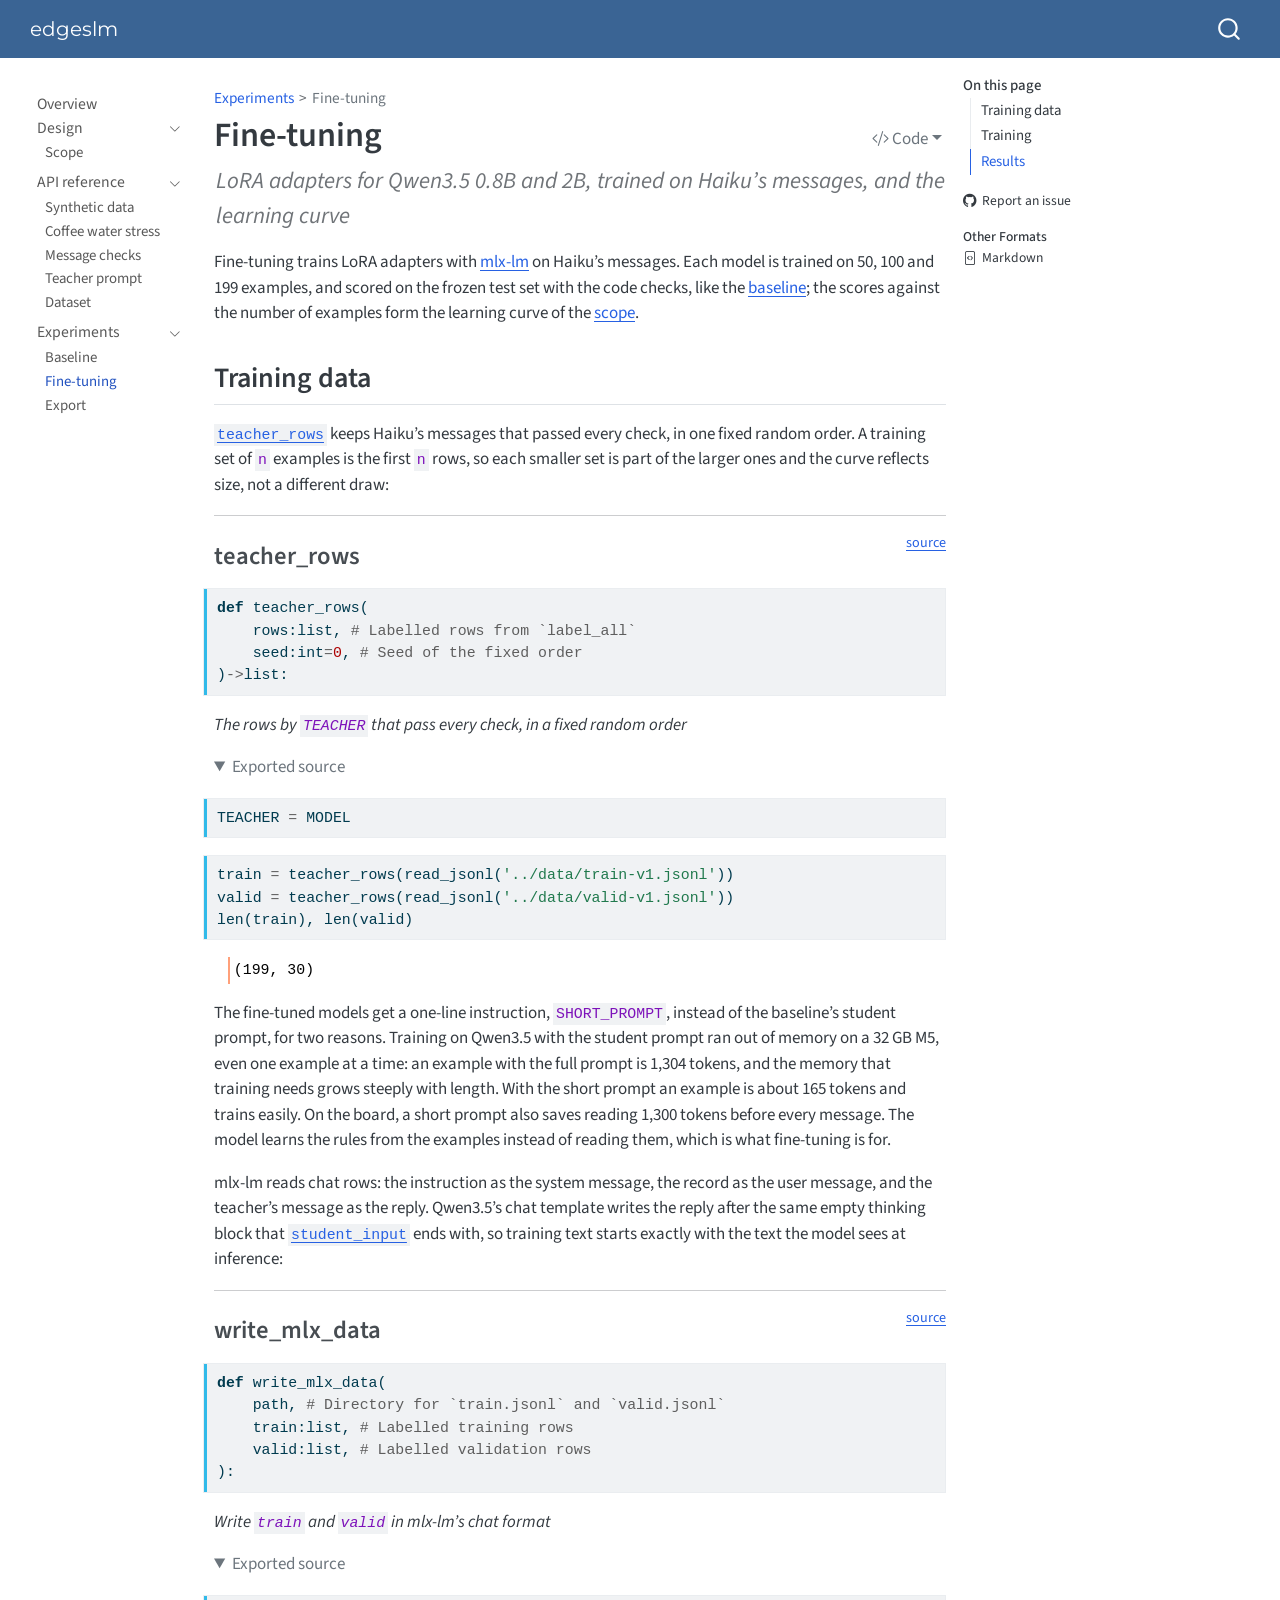
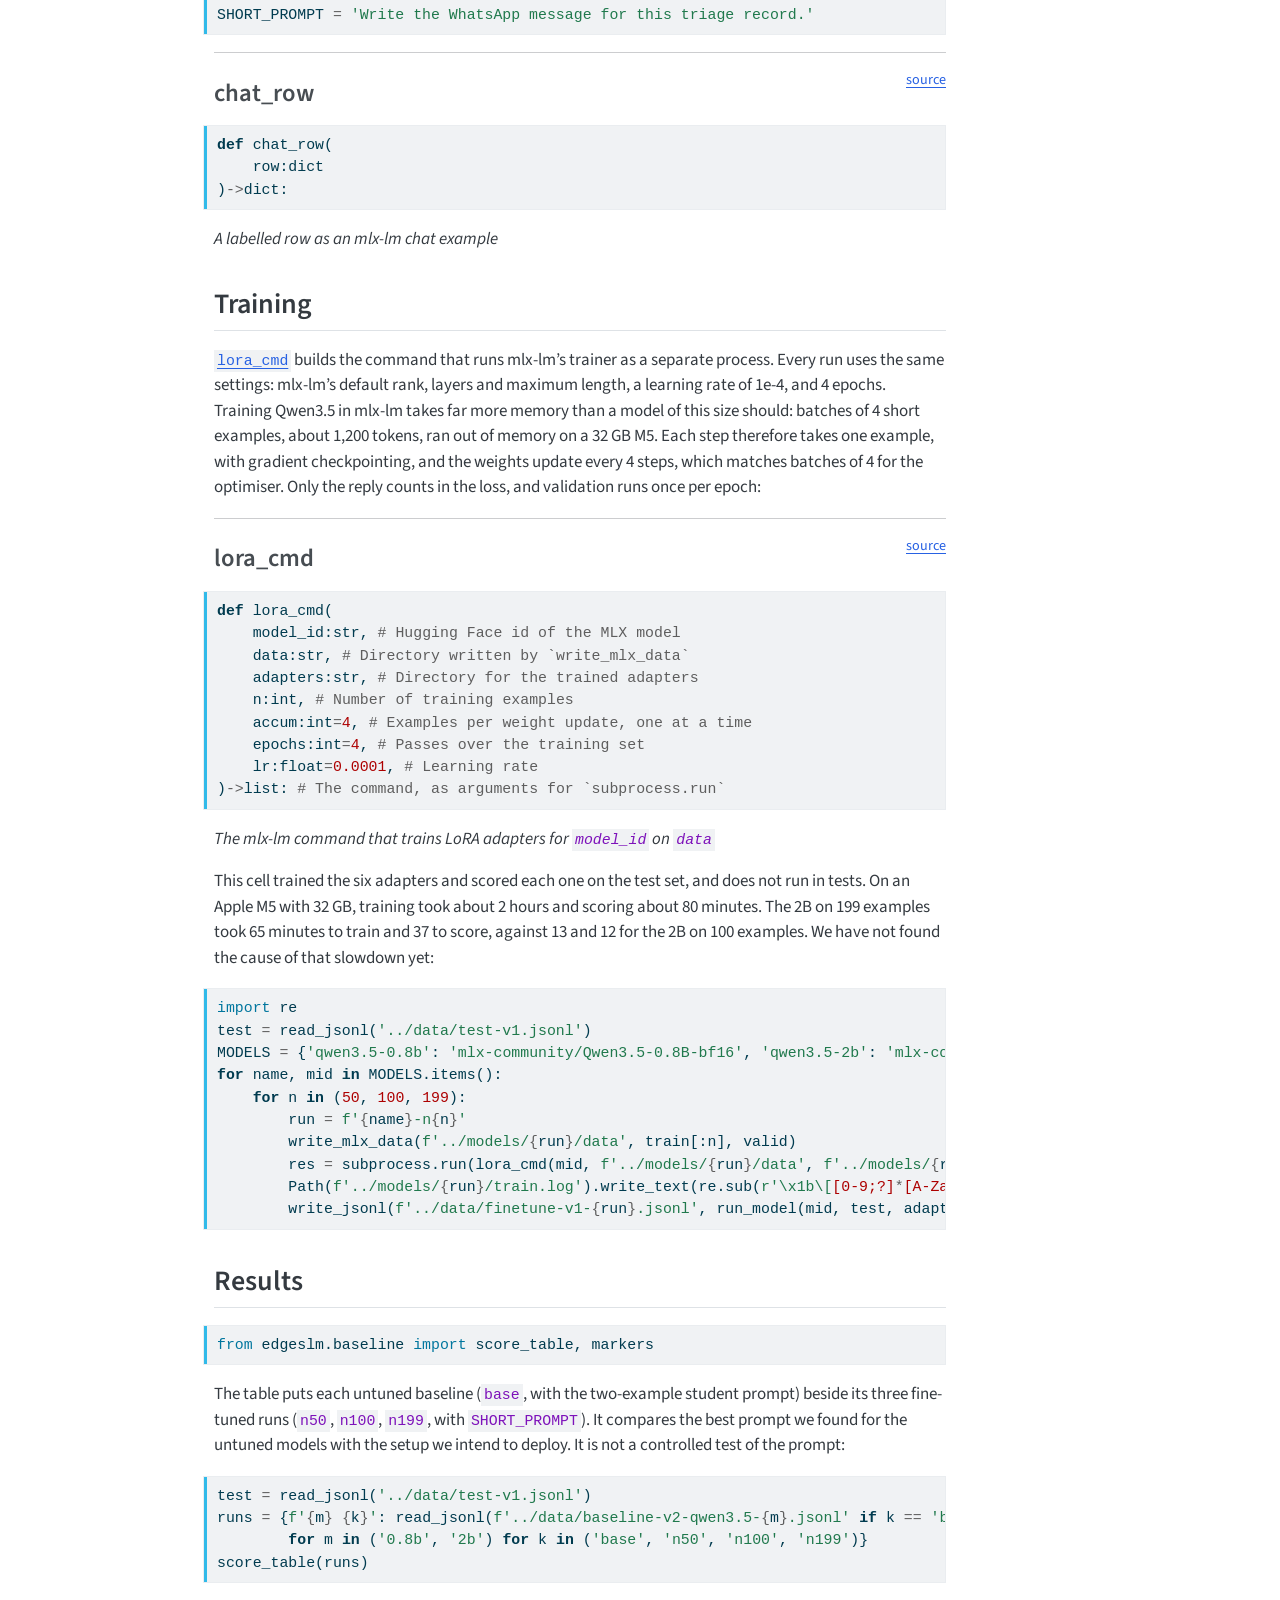
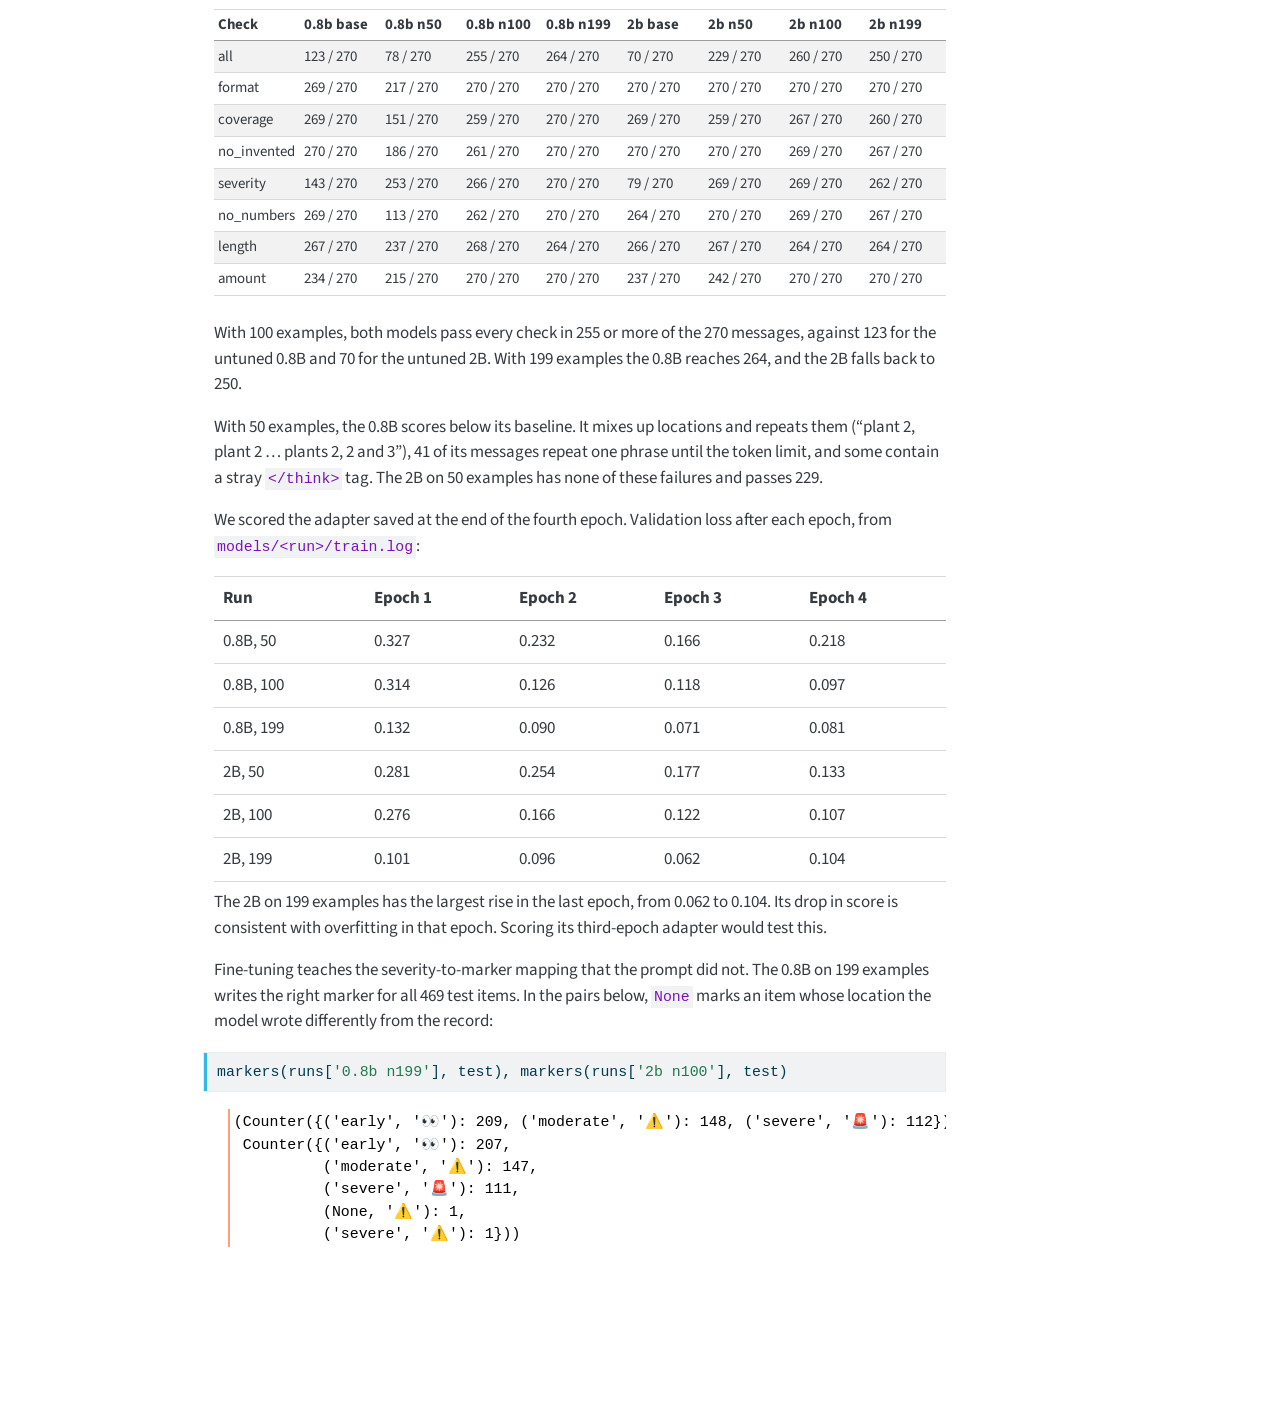
<file: finetune.html>
<!DOCTYPE html>
<html xmlns="http://www.w3.org/1999/xhtml" lang="en" xml:lang="en"><head>

<meta charset="utf-8">
<meta name="generator" content="quarto-1.10.20">

<meta name="viewport" content="width=device-width, initial-scale=1.0, user-scalable=yes">

<meta name="description" content="LoRA adapters for Qwen3.5 0.8B and 2B, trained on Haiku’s messages, and the learning curve">

<title>Fine-tuning – edgeslm</title>
<style>
/* Default styles provided by pandoc.
** See https://pandoc.org/MANUAL.html#variables-for-html for config info.
*/
span.smallcaps{font-variant: small-caps;}
div.columns{display: flex; gap: 1.5em;}
div.column{flex: auto;}
@media screen {
div.columns{gap: min(4vw, 1.5em);}
div.column{overflow-x: auto;}
}
div.hanging-indent{margin-left: 1.5em; text-indent: -1.5em;}
ul.task-list{list-style: none;}
ul.task-list li input[type="checkbox"] {
  width: 0.8em;
  margin: 0 0.8em 0.2em -1em; /* quarto-specific, see https://github.com/quarto-dev/quarto-cli/issues/4556 */ 
  vertical-align: middle;
}
/* CSS for syntax highlighting */
html { -webkit-text-size-adjust: 100%; }
pre > code.sourceCode { white-space: pre; position: relative; }
pre > code.sourceCode > span { display: inline-block; line-height: 1.25; }
pre > code.sourceCode > span:empty { height: 1.2em; }
.sourceCode { overflow: visible; }
code.sourceCode > span { color: inherit; text-decoration: inherit; }
div.sourceCode { margin: 1em 0; }
pre.sourceCode { margin: 0; }
@media screen {
div.sourceCode { overflow: auto; }
}
@media print {
pre > code.sourceCode { white-space: pre-wrap; }
pre > code.sourceCode > span { text-indent: -5em; padding-left: 5em; }
}
pre.numberSource code
  { counter-reset: source-line 0; }
pre.numberSource code > span
  { position: relative; left: -4em; counter-increment: source-line; }
pre.numberSource code > span > a:first-child::before
  { content: counter(source-line);
    position: relative; left: -1em; text-align: right; vertical-align: baseline;
    border: none; display: inline-block;
    -webkit-touch-callout: none; -webkit-user-select: none;
    -khtml-user-select: none; -moz-user-select: none;
    -ms-user-select: none; user-select: none;
    padding: 0 4px; width: 4em;
  }
pre.numberSource { margin-left: 3em;  padding-left: 4px; }
div.sourceCode
  {   }
@media screen {
pre > code.sourceCode > span > a:first-child::before { text-decoration: underline; }
}
</style>


<script src="site_libs/quarto-nav/quarto-nav.js"></script>
<script src="site_libs/quarto-nav/headroom.min.js"></script>
<script src="site_libs/clipboard/clipboard.min.js"></script>
<script src="site_libs/quarto-search/autocomplete.umd.js"></script>
<script src="site_libs/quarto-search/fuse.min.js"></script>
<script src="site_libs/quarto-search/quarto-search.js"></script>
<meta name="quarto:offset" content="./">
<script src="site_libs/quarto-html/quarto.js" type="module"></script>
<script src="site_libs/quarto-html/tabsets/tabsets.js" type="module"></script>
<script src="site_libs/quarto-html/popper.min.js"></script>
<script src="site_libs/quarto-html/tippy.umd.min.js"></script>
<script src="site_libs/quarto-html/anchor.min.js"></script>
<link href="site_libs/quarto-html/tippy.css" rel="stylesheet">
<link href="site_libs/quarto-html/quarto-syntax-highlighting-17888a1159294d3eb470f19f6f52f5a5.css" rel="stylesheet" id="quarto-text-highlighting-styles">
<script src="site_libs/bootstrap/bootstrap.min.js"></script>
<link href="site_libs/bootstrap/bootstrap-icons.css" rel="stylesheet">
<link href="site_libs/bootstrap/bootstrap-4a0132d6516ed1437d66c2742ecec8d8.min.css" rel="stylesheet" append-hash="true" id="quarto-bootstrap" data-mode="light">
<script id="quarto-search-options" type="application/json">{
  "location": "navbar",
  "copy-button": false,
  "collapse-after": 3,
  "panel-placement": "end",
  "type": "overlay",
  "limit": 50,
  "keyboard-shortcut": [
    "f",
    "/",
    "s"
  ],
  "show-item-context": false,
  "language": {
    "search-no-results-text": "No results",
    "search-matching-documents-text": "matching documents",
    "search-copy-link-title": "Copy link to search",
    "search-hide-matches-text": "Hide additional matches",
    "search-more-match-text": "more match in this document",
    "search-more-matches-text": "more matches in this document",
    "search-clear-button-title": "Clear",
    "search-text-placeholder": "",
    "search-detached-cancel-button-title": "Cancel",
    "search-submit-button-title": "Submit",
    "search-label": "Search"
  }
}</script>


<link rel="stylesheet" href="styles.css">
<meta property="og:title" content="Fine-tuning – edgeslm">
<meta property="og:description" content="LoRA adapters for Qwen3.5 0.8B and 2B, trained on Haiku’s messages, and the learning curve">
<meta property="og:site_name" content="edgeslm">
<meta name="twitter:title" content="Fine-tuning – edgeslm">
<meta name="twitter:description" content="LoRA adapters for Qwen3.5 0.8B and 2B, trained on Haiku’s messages, and the learning curve">
<meta name="twitter:card" content="summary">
</head>

<body class="nav-sidebar floating nav-fixed quarto-light">

<div id="quarto-search-results"></div>
  <header id="quarto-header" class="headroom fixed-top">
    <nav class="navbar navbar-expand-lg " data-bs-theme="dark">
      <div class="navbar-container container-fluid">
      <div class="navbar-brand-container mx-auto">
    <a class="navbar-brand" href="./index.html">
    <span class="navbar-title">edgeslm</span>
    </a>
  </div>
        <div class="quarto-navbar-tools tools-end">
</div>
          <div id="quarto-search" class="" title="Search"></div>
      </div> <!-- /container-fluid -->
    </nav>
  <nav class="quarto-secondary-nav">
    <div class="container-fluid d-flex">
      <button type="button" class="quarto-btn-toggle btn" data-bs-toggle="collapse" role="button" data-bs-target=".quarto-sidebar-collapse-item" aria-controls="quarto-sidebar" aria-expanded="false" aria-label="Toggle sidebar navigation" onclick="if (window.quartoToggleHeadroom) { window.quartoToggleHeadroom(); }">
        <i class="bi bi-layout-text-sidebar-reverse"></i>
      </button>
        <nav class="quarto-page-breadcrumbs" aria-label="breadcrumb"><ol class="breadcrumb"><li class="breadcrumb-item"><a href="./baseline.html">Experiments</a></li><li class="breadcrumb-item"><a href="./finetune.html">Fine-tuning</a></li></ol></nav>
        <a class="flex-grow-1" role="navigation" data-bs-toggle="collapse" data-bs-target=".quarto-sidebar-collapse-item" aria-controls="quarto-sidebar" aria-expanded="false" aria-label="Toggle sidebar navigation" onclick="if (window.quartoToggleHeadroom) { window.quartoToggleHeadroom(); }">      
        </a>
    </div>
  </nav>
</header>
<!-- content -->
<div id="quarto-content" class="quarto-container page-columns page-rows-contents page-layout-article page-navbar">
<!-- sidebar -->
  <nav id="quarto-sidebar" class="sidebar collapse collapse-horizontal quarto-sidebar-collapse-item sidebar-navigation floating overflow-auto">
    <div class="sidebar-menu-container"> 
    <ul class="list-unstyled mt-1">
        <li class="sidebar-item">
  <div class="sidebar-item-container"> 
  <a href="./index.html" class="sidebar-item-text sidebar-link">
 <span class="menu-text">Overview</span></a>
  </div>
</li>
        <li class="sidebar-item sidebar-item-section">
      <div class="sidebar-item-container"> 
            <a class="sidebar-item-text sidebar-link text-start" data-bs-toggle="collapse" data-bs-target="#quarto-sidebar-section-1" role="navigation" aria-expanded="true">
 <span class="menu-text">Design</span></a>
          <a class="sidebar-item-toggle text-start" data-bs-toggle="collapse" data-bs-target="#quarto-sidebar-section-1" role="navigation" aria-expanded="true" aria-label="Toggle section">
            <i class="bi bi-chevron-right ms-2"></i>
          </a> 
      </div>
      <ul id="quarto-sidebar-section-1" class="collapse list-unstyled sidebar-section depth1 show">  
          <li class="sidebar-item">
  <div class="sidebar-item-container"> 
  <a href="./design/scope.html" class="sidebar-item-text sidebar-link">
 <span class="menu-text">Scope</span></a>
  </div>
</li>
      </ul>
  </li>
        <li class="sidebar-item sidebar-item-section">
      <div class="sidebar-item-container"> 
            <a class="sidebar-item-text sidebar-link text-start" data-bs-toggle="collapse" data-bs-target="#quarto-sidebar-section-2" role="navigation" aria-expanded="true">
 <span class="menu-text">API reference</span></a>
          <a class="sidebar-item-toggle text-start" data-bs-toggle="collapse" data-bs-target="#quarto-sidebar-section-2" role="navigation" aria-expanded="true" aria-label="Toggle section">
            <i class="bi bi-chevron-right ms-2"></i>
          </a> 
      </div>
      <ul id="quarto-sidebar-section-2" class="collapse list-unstyled sidebar-section depth1 show">  
          <li class="sidebar-item">
  <div class="sidebar-item-container"> 
  <a href="./synth.html" class="sidebar-item-text sidebar-link">
 <span class="menu-text">Synthetic data</span></a>
  </div>
</li>
          <li class="sidebar-item">
  <div class="sidebar-item-container"> 
  <a href="./coffee.html" class="sidebar-item-text sidebar-link">
 <span class="menu-text">Coffee water stress</span></a>
  </div>
</li>
          <li class="sidebar-item">
  <div class="sidebar-item-container"> 
  <a href="./checks.html" class="sidebar-item-text sidebar-link">
 <span class="menu-text">Message checks</span></a>
  </div>
</li>
          <li class="sidebar-item">
  <div class="sidebar-item-container"> 
  <a href="./teacher.html" class="sidebar-item-text sidebar-link">
 <span class="menu-text">Teacher prompt</span></a>
  </div>
</li>
          <li class="sidebar-item">
  <div class="sidebar-item-container"> 
  <a href="./dataset.html" class="sidebar-item-text sidebar-link">
 <span class="menu-text">Dataset</span></a>
  </div>
</li>
      </ul>
  </li>
        <li class="sidebar-item sidebar-item-section">
      <div class="sidebar-item-container"> 
            <a class="sidebar-item-text sidebar-link text-start" data-bs-toggle="collapse" data-bs-target="#quarto-sidebar-section-3" role="navigation" aria-expanded="true">
 <span class="menu-text">Experiments</span></a>
          <a class="sidebar-item-toggle text-start" data-bs-toggle="collapse" data-bs-target="#quarto-sidebar-section-3" role="navigation" aria-expanded="true" aria-label="Toggle section">
            <i class="bi bi-chevron-right ms-2"></i>
          </a> 
      </div>
      <ul id="quarto-sidebar-section-3" class="collapse list-unstyled sidebar-section depth1 show">  
          <li class="sidebar-item">
  <div class="sidebar-item-container"> 
  <a href="./baseline.html" class="sidebar-item-text sidebar-link">
 <span class="menu-text">Baseline</span></a>
  </div>
</li>
          <li class="sidebar-item">
  <div class="sidebar-item-container"> 
  <a href="./finetune.html" class="sidebar-item-text sidebar-link active">
 <span class="menu-text">Fine-tuning</span></a>
  </div>
</li>
          <li class="sidebar-item">
  <div class="sidebar-item-container"> 
  <a href="./export.html" class="sidebar-item-text sidebar-link">
 <span class="menu-text">Export</span></a>
  </div>
</li>
      </ul>
  </li>
    </ul>
    </div>
</nav>
<div id="quarto-sidebar-glass" class="quarto-sidebar-collapse-item" data-bs-toggle="collapse" data-bs-target=".quarto-sidebar-collapse-item"></div>
<!-- margin-sidebar -->
    <div id="quarto-margin-sidebar" class="sidebar margin-sidebar">
        <nav id="TOC" role="doc-toc" class="toc-active">
    <h2 id="toc-title">On this page</h2>
   
  <ul>
  <li><a href="#training-data" id="toc-training-data" class="nav-link active" data-scroll-target="#training-data">Training data</a></li>
  <li><a href="#training" id="toc-training" class="nav-link" data-scroll-target="#training">Training</a></li>
  <li><a href="#results" id="toc-results" class="nav-link" data-scroll-target="#results">Results</a></li>
  </ul>
<div class="toc-actions"><ul><li><a href="https://github.com/franckalbinet/edgeslm/issues/new" class="toc-action"><i class="bi bi-github"></i>Report an issue</a></li></ul></div><div class="quarto-alternate-formats"><h2>Other Formats</h2><ul><li><a href="finetune.html.md"><i class="bi bi-file-code"></i>Markdown</a></li></ul></div></nav>
    </div>
<!-- main -->
<main class="content" id="quarto-document-content">

<header id="title-block-header" class="quarto-title-block default"><nav class="quarto-page-breadcrumbs quarto-title-breadcrumbs d-none d-lg-block" aria-label="breadcrumb"><ol class="breadcrumb"><li class="breadcrumb-item"><a href="./baseline.html">Experiments</a></li><li class="breadcrumb-item"><a href="./finetune.html">Fine-tuning</a></li></ol></nav>
<div class="quarto-title">
<div class="quarto-title-block"><div><h1 class="title">Fine-tuning</h1><button type="button" class="btn code-tools-button dropdown-toggle" id="quarto-code-tools-menu" data-bs-toggle="dropdown" aria-expanded="false"><i class="bi"></i> Code</button><ul class="dropdown-menu dropdown-menu-end" aria-labelelledby="quarto-code-tools-menu"><li><a id="quarto-show-all-code" class="dropdown-item" href="javascript:void(0)" role="button">Show All Code</a></li><li><a id="quarto-hide-all-code" class="dropdown-item" href="javascript:void(0)" role="button">Hide All Code</a></li></ul></div></div>
</div>

<div>
  <div class="description">
    LoRA adapters for Qwen3.5 0.8B and 2B, trained on Haiku’s messages, and the learning curve
  </div>
</div>


<div class="quarto-title-meta">

    
  
    
  </div>
  


</header>


<!-- WARNING: THIS FILE WAS AUTOGENERATED! DO NOT EDIT! -->
<p>Fine-tuning trains LoRA adapters with <a href="https://github.com/ml-explore/mlx-lm">mlx-lm</a> on Haiku’s messages. Each model is trained on 50, 100 and 199 examples, and scored on the frozen test set with the code checks, like the <a href="./baseline.html">baseline</a>; the scores against the number of examples form the learning curve of the <a href="./design/scope.html">scope</a>.</p>
<section id="training-data" class="level2">
<h2 class="anchored" data-anchor-id="training-data">Training data</h2>
<p><a href="https://franckalbinet.github.io/edgeslm/finetune.html#teacher_rows"><code>teacher_rows</code></a> keeps Haiku’s messages that passed every check, in one fixed random order. A training set of <code>n</code> examples is the first <code>n</code> rows, so each smaller set is part of the larger ones and the curve reflects size, not a different draw:</p>
<div id="54498bcd" class="cell" data-quarto-private-1="{&quot;key&quot;:&quot;execution&quot;,&quot;value&quot;:{&quot;iopub.execute_input&quot;:&quot;2026-11-01T21:37:39.872221+00:00&quot;,&quot;shell.execute_reply&quot;:&quot;2026-11-01T21:37:39.880975+00:00&quot;,&quot;total&quot;:0.008756712000000277}}" data-execution_count="5">
<hr>
<p><a href="https://github.com/franckalbinet/edgeslm/blob/main/edgeslm/finetune.py#L21" target="_blank" style="float:right; font-size:smaller">source</a></p>
<section id="teacher_rows" class="level3">
<h3 class="anchored" data-anchor-id="teacher_rows">teacher_rows</h3>
<div class="code-copy-outer-scaffold"><div class="sourceCode" id="cb1"><pre class="sourceCode python code-with-copy"><code class="sourceCode python"><span id="cb1-1"><a href="#cb1-1" aria-hidden="true" tabindex="-1"></a><span class="kw">def</span> teacher_rows(</span>
<span id="cb1-2"><a href="#cb1-2" aria-hidden="true" tabindex="-1"></a>    rows:<span class="bu">list</span>, <span class="co"># Labelled rows from `label_all`</span></span>
<span id="cb1-3"><a href="#cb1-3" aria-hidden="true" tabindex="-1"></a>    seed:<span class="bu">int</span><span class="op">=</span><span class="dv">0</span>, <span class="co"># Seed of the fixed order</span></span>
<span id="cb1-4"><a href="#cb1-4" aria-hidden="true" tabindex="-1"></a>)<span class="op">-&gt;</span><span class="bu">list</span>:</span></code></pre></div><button title="Copy to Clipboard" class="code-copy-button"><i class="bi"></i></button></div>
<p><em>The rows by <code>TEACHER</code> that pass every check, in a fixed random order</em></p>
</section>
</div>
<div id="dad5c759" class="cell" data-quarto-private-1="{&quot;key&quot;:&quot;execution&quot;,&quot;value&quot;:{&quot;iopub.execute_input&quot;:&quot;2026-11-01T21:37:39.869746+00:00&quot;,&quot;shell.execute_reply&quot;:&quot;2026-11-01T21:37:39.870606+00:00&quot;,&quot;total&quot;:0.0008626400000011358}}" data-exports="true" data-execution_count="3">
<details open="" class="code-fold">
<summary>Exported source</summary>
<div class="code-copy-outer-scaffold"><div class="sourceCode cell-code" id="cb2"><pre class="sourceCode python code-with-copy"><code class="sourceCode python"><span id="cb2-1"><a href="#cb2-1" aria-hidden="true" tabindex="-1"></a>TEACHER <span class="op">=</span> MODEL</span></code></pre></div><button title="Copy to Clipboard" class="code-copy-button"><i class="bi"></i></button></div>
</details>
</div>
<div id="a99fcf4f" class="cell">
<div class="code-copy-outer-scaffold"><div class="sourceCode cell-code" id="cb3"><pre class="sourceCode python code-with-copy"><code class="sourceCode python"><span id="cb3-1"><a href="#cb3-1" aria-hidden="true" tabindex="-1"></a>train <span class="op">=</span> teacher_rows(read_jsonl(<span class="st">'../data/train-v1.jsonl'</span>))</span>
<span id="cb3-2"><a href="#cb3-2" aria-hidden="true" tabindex="-1"></a>valid <span class="op">=</span> teacher_rows(read_jsonl(<span class="st">'../data/valid-v1.jsonl'</span>))</span>
<span id="cb3-3"><a href="#cb3-3" aria-hidden="true" tabindex="-1"></a><span class="bu">len</span>(train), <span class="bu">len</span>(valid)</span></code></pre></div><button title="Copy to Clipboard" class="code-copy-button"><i class="bi"></i></button></div>
<div class="cell-output cell-output-display">
<pre><code>(199, 30)</code></pre>
</div>
</div>
<p>The fine-tuned models get a one-line instruction, <code>SHORT_PROMPT</code>, instead of the baseline’s student prompt, for two reasons. Training on Qwen3.5 with the student prompt ran out of memory on a 32 GB M5, even one example at a time: an example with the full prompt is 1,304 tokens, and the memory that training needs grows steeply with length. With the short prompt an example is about 165 tokens and trains easily. On the board, a short prompt also saves reading 1,300 tokens before every message. The model learns the rules from the examples instead of reading them, which is what fine-tuning is for.</p>
<p>mlx-lm reads chat rows: the instruction as the system message, the record as the user message, and the teacher’s message as the reply. Qwen3.5’s chat template writes the reply after the same empty thinking block that <a href="https://franckalbinet.github.io/edgeslm/baseline.html#student_input"><code>student_input</code></a> ends with, so training text starts exactly with the text the model sees at inference:</p>
<div id="12845352" class="cell" data-quarto-private-1="{&quot;key&quot;:&quot;execution&quot;,&quot;value&quot;:{&quot;iopub.execute_input&quot;:&quot;2026-11-01T21:37:39.887197+00:00&quot;,&quot;shell.execute_reply&quot;:&quot;2026-11-01T21:37:39.891987+00:00&quot;,&quot;total&quot;:0.004793499000001589}}" data-execution_count="8">
<hr>
<p><a href="https://github.com/franckalbinet/edgeslm/blob/main/edgeslm/finetune.py#L39" target="_blank" style="float:right; font-size:smaller">source</a></p>
<section id="write_mlx_data" class="level3">
<h3 class="anchored" data-anchor-id="write_mlx_data">write_mlx_data</h3>
<div class="code-copy-outer-scaffold"><div class="sourceCode" id="cb5"><pre class="sourceCode python code-with-copy"><code class="sourceCode python"><span id="cb5-1"><a href="#cb5-1" aria-hidden="true" tabindex="-1"></a><span class="kw">def</span> write_mlx_data(</span>
<span id="cb5-2"><a href="#cb5-2" aria-hidden="true" tabindex="-1"></a>    path, <span class="co"># Directory for `train.jsonl` and `valid.jsonl`</span></span>
<span id="cb5-3"><a href="#cb5-3" aria-hidden="true" tabindex="-1"></a>    train:<span class="bu">list</span>, <span class="co"># Labelled training rows</span></span>
<span id="cb5-4"><a href="#cb5-4" aria-hidden="true" tabindex="-1"></a>    valid:<span class="bu">list</span>, <span class="co"># Labelled validation rows</span></span>
<span id="cb5-5"><a href="#cb5-5" aria-hidden="true" tabindex="-1"></a>):</span></code></pre></div><button title="Copy to Clipboard" class="code-copy-button"><i class="bi"></i></button></div>
<p><em>Write <code>train</code> and <code>valid</code> in mlx-lm’s chat format</em></p>
</section>
</div>
<div id="cdb4f37d" class="cell" data-quarto-private-1="{&quot;key&quot;:&quot;execution&quot;,&quot;value&quot;:{&quot;iopub.execute_input&quot;:&quot;2026-11-01T21:37:39.881306+00:00&quot;,&quot;shell.execute_reply&quot;:&quot;2026-11-01T21:37:39.884607+00:00&quot;,&quot;total&quot;:0.0033051790000016013}}" data-exports="true" data-execution_count="6">
<details open="" class="code-fold">
<summary>Exported source</summary>
<div class="code-copy-outer-scaffold"><div class="sourceCode cell-code" id="cb6"><pre class="sourceCode python code-with-copy"><code class="sourceCode python"><span id="cb6-1"><a href="#cb6-1" aria-hidden="true" tabindex="-1"></a>SHORT_PROMPT <span class="op">=</span> <span class="st">'Write the WhatsApp message for this triage record.'</span></span></code></pre></div><button title="Copy to Clipboard" class="code-copy-button"><i class="bi"></i></button></div>
</details>
</div>
<div id="d783a15e" class="cell" data-quarto-private-1="{&quot;key&quot;:&quot;execution&quot;,&quot;value&quot;:{&quot;iopub.execute_input&quot;:&quot;2026-11-01T21:37:39.892120+00:00&quot;,&quot;shell.execute_reply&quot;:&quot;2026-11-01T21:37:39.896330+00:00&quot;,&quot;total&quot;:0.0042133789999994065}}" data-execution_count="9">
<hr>
<p><a href="https://github.com/franckalbinet/edgeslm/blob/main/edgeslm/finetune.py#L34" target="_blank" style="float:right; font-size:smaller">source</a></p>
<section id="chat_row" class="level3">
<h3 class="anchored" data-anchor-id="chat_row">chat_row</h3>
<div class="code-copy-outer-scaffold"><div class="sourceCode" id="cb7"><pre class="sourceCode python code-with-copy"><code class="sourceCode python"><span id="cb7-1"><a href="#cb7-1" aria-hidden="true" tabindex="-1"></a><span class="kw">def</span> chat_row(</span>
<span id="cb7-2"><a href="#cb7-2" aria-hidden="true" tabindex="-1"></a>    row:<span class="bu">dict</span></span>
<span id="cb7-3"><a href="#cb7-3" aria-hidden="true" tabindex="-1"></a>)<span class="op">-&gt;</span><span class="bu">dict</span>:</span></code></pre></div><button title="Copy to Clipboard" class="code-copy-button"><i class="bi"></i></button></div>
<p><em>A labelled row as an mlx-lm chat example</em></p>
</section>
</div>
</section>
<section id="training" class="level2">
<h2 class="anchored" data-anchor-id="training">Training</h2>
<p><a href="https://franckalbinet.github.io/edgeslm/finetune.html#lora_cmd"><code>lora_cmd</code></a> builds the command that runs mlx-lm’s trainer as a separate process. Every run uses the same settings: mlx-lm’s default rank, layers and maximum length, a learning rate of 1e-4, and 4 epochs. Training Qwen3.5 in mlx-lm takes far more memory than a model of this size should: batches of 4 short examples, about 1,200 tokens, ran out of memory on a 32 GB M5. Each step therefore takes one example, with gradient checkpointing, and the weights update every 4 steps, which matches batches of 4 for the optimiser. Only the reply counts in the loss, and validation runs once per epoch:</p>
<div id="f8599832" class="cell" data-quarto-private-1="{&quot;key&quot;:&quot;execution&quot;,&quot;value&quot;:{&quot;iopub.execute_input&quot;:&quot;2026-11-01T21:37:39.898288+00:00&quot;,&quot;shell.execute_reply&quot;:&quot;2026-11-01T21:37:39.902975+00:00&quot;,&quot;total&quot;:0.004690609000000734}}" data-execution_count="11">
<hr>
<p><a href="https://github.com/franckalbinet/edgeslm/blob/main/edgeslm/finetune.py#L50" target="_blank" style="float:right; font-size:smaller">source</a></p>
<section id="lora_cmd" class="level3">
<h3 class="anchored" data-anchor-id="lora_cmd">lora_cmd</h3>
<div class="code-copy-outer-scaffold"><div class="sourceCode" id="cb8"><pre class="sourceCode python code-with-copy"><code class="sourceCode python"><span id="cb8-1"><a href="#cb8-1" aria-hidden="true" tabindex="-1"></a><span class="kw">def</span> lora_cmd(</span>
<span id="cb8-2"><a href="#cb8-2" aria-hidden="true" tabindex="-1"></a>    model_id:<span class="bu">str</span>, <span class="co"># Hugging Face id of the MLX model</span></span>
<span id="cb8-3"><a href="#cb8-3" aria-hidden="true" tabindex="-1"></a>    data:<span class="bu">str</span>, <span class="co"># Directory written by `write_mlx_data`</span></span>
<span id="cb8-4"><a href="#cb8-4" aria-hidden="true" tabindex="-1"></a>    adapters:<span class="bu">str</span>, <span class="co"># Directory for the trained adapters</span></span>
<span id="cb8-5"><a href="#cb8-5" aria-hidden="true" tabindex="-1"></a>    n:<span class="bu">int</span>, <span class="co"># Number of training examples</span></span>
<span id="cb8-6"><a href="#cb8-6" aria-hidden="true" tabindex="-1"></a>    accum:<span class="bu">int</span><span class="op">=</span><span class="dv">4</span>, <span class="co"># Examples per weight update, one at a time</span></span>
<span id="cb8-7"><a href="#cb8-7" aria-hidden="true" tabindex="-1"></a>    epochs:<span class="bu">int</span><span class="op">=</span><span class="dv">4</span>, <span class="co"># Passes over the training set</span></span>
<span id="cb8-8"><a href="#cb8-8" aria-hidden="true" tabindex="-1"></a>    lr:<span class="bu">float</span><span class="op">=</span><span class="fl">0.0001</span>, <span class="co"># Learning rate</span></span>
<span id="cb8-9"><a href="#cb8-9" aria-hidden="true" tabindex="-1"></a>)<span class="op">-&gt;</span><span class="bu">list</span>: <span class="co"># The command, as arguments for `subprocess.run`</span></span></code></pre></div><button title="Copy to Clipboard" class="code-copy-button"><i class="bi"></i></button></div>
<p><em>The mlx-lm command that trains LoRA adapters for <code>model_id</code> on <code>data</code></em></p>
</section>
</div>
<p>This cell trained the six adapters and scored each one on the test set, and does not run in tests. On an Apple M5 with 32 GB, training took about 2 hours and scoring about 80 minutes. The 2B on 199 examples took 65 minutes to train and 37 to score, against 13 and 12 for the 2B on 100 examples. We have not found the cause of that slowdown yet:</p>
<div id="a30e123c" class="cell">
<div class="code-copy-outer-scaffold"><div class="sourceCode cell-code" id="cb9"><pre class="sourceCode python code-with-copy"><code class="sourceCode python"><span id="cb9-1"><a href="#cb9-1" aria-hidden="true" tabindex="-1"></a><span class="im">import</span> re</span>
<span id="cb9-2"><a href="#cb9-2" aria-hidden="true" tabindex="-1"></a>test <span class="op">=</span> read_jsonl(<span class="st">'../data/test-v1.jsonl'</span>)</span>
<span id="cb9-3"><a href="#cb9-3" aria-hidden="true" tabindex="-1"></a>MODELS <span class="op">=</span> {<span class="st">'qwen3.5-0.8b'</span>: <span class="st">'mlx-community/Qwen3.5-0.8B-bf16'</span>, <span class="st">'qwen3.5-2b'</span>: <span class="st">'mlx-community/Qwen3.5-2B-bf16'</span>}</span>
<span id="cb9-4"><a href="#cb9-4" aria-hidden="true" tabindex="-1"></a><span class="cf">for</span> name, mid <span class="kw">in</span> MODELS.items():</span>
<span id="cb9-5"><a href="#cb9-5" aria-hidden="true" tabindex="-1"></a>    <span class="cf">for</span> n <span class="kw">in</span> (<span class="dv">50</span>, <span class="dv">100</span>, <span class="dv">199</span>):</span>
<span id="cb9-6"><a href="#cb9-6" aria-hidden="true" tabindex="-1"></a>        run <span class="op">=</span> <span class="ss">f'</span><span class="sc">{</span>name<span class="sc">}</span><span class="ss">-n</span><span class="sc">{</span>n<span class="sc">}</span><span class="ss">'</span></span>
<span id="cb9-7"><a href="#cb9-7" aria-hidden="true" tabindex="-1"></a>        write_mlx_data(<span class="ss">f'../models/</span><span class="sc">{</span>run<span class="sc">}</span><span class="ss">/data'</span>, train[:n], valid)</span>
<span id="cb9-8"><a href="#cb9-8" aria-hidden="true" tabindex="-1"></a>        res <span class="op">=</span> subprocess.run(lora_cmd(mid, <span class="ss">f'../models/</span><span class="sc">{</span>run<span class="sc">}</span><span class="ss">/data'</span>, <span class="ss">f'../models/</span><span class="sc">{</span>run<span class="sc">}</span><span class="ss">/adapters'</span>, n), capture_output<span class="op">=</span><span class="va">True</span>, text<span class="op">=</span><span class="va">True</span>, check<span class="op">=</span><span class="va">True</span>)</span>
<span id="cb9-9"><a href="#cb9-9" aria-hidden="true" tabindex="-1"></a>        Path(<span class="ss">f'../models/</span><span class="sc">{</span>run<span class="sc">}</span><span class="ss">/train.log'</span>).write_text(re.sub(<span class="vs">r'</span><span class="ch">\x1b\[</span><span class="pp">[0-9;?]</span><span class="op">*</span><span class="pp">[A-Za-z]</span><span class="vs">'</span>, <span class="st">''</span>, res.stdout))</span>
<span id="cb9-10"><a href="#cb9-10" aria-hidden="true" tabindex="-1"></a>        write_jsonl(<span class="ss">f'../data/finetune-v1-</span><span class="sc">{</span>run<span class="sc">}</span><span class="ss">.jsonl'</span>, run_model(mid, test, adapter_path<span class="op">=</span><span class="ss">f'../models/</span><span class="sc">{</span>run<span class="sc">}</span><span class="ss">/adapters'</span>, sp<span class="op">=</span>SHORT_PROMPT))</span></code></pre></div><button title="Copy to Clipboard" class="code-copy-button"><i class="bi"></i></button></div>
</div>
</section>
<section id="results" class="level2">
<h2 class="anchored" data-anchor-id="results">Results</h2>
<div id="7d788b60" class="cell" data-quarto-private-1="{&quot;key&quot;:&quot;execution&quot;,&quot;value&quot;:{&quot;iopub.execute_input&quot;:&quot;2026-11-01T21:37:39.903542+00:00&quot;,&quot;shell.execute_reply&quot;:&quot;2026-11-01T21:37:39.904257+00:00&quot;,&quot;total&quot;:0.0007179290000038918}}" data-execution_count="12">
<div class="code-copy-outer-scaffold"><div class="sourceCode cell-code" id="cb10"><pre class="sourceCode python code-with-copy"><code class="sourceCode python"><span id="cb10-1"><a href="#cb10-1" aria-hidden="true" tabindex="-1"></a><span class="im">from</span> edgeslm.baseline <span class="im">import</span> score_table, markers</span></code></pre></div><button title="Copy to Clipboard" class="code-copy-button"><i class="bi"></i></button></div>
</div>
<p>The table puts each untuned baseline (<code>base</code>, with the two-example student prompt) beside its three fine-tuned runs (<code>n50</code>, <code>n100</code>, <code>n199</code>, with <code>SHORT_PROMPT</code>). It compares the best prompt we found for the untuned models with the setup we intend to deploy. It is not a controlled test of the prompt:</p>
<div id="9bf89612" class="cell">
<div class="code-copy-outer-scaffold"><div class="sourceCode cell-code" id="cb11"><pre class="sourceCode python code-with-copy"><code class="sourceCode python"><span id="cb11-1"><a href="#cb11-1" aria-hidden="true" tabindex="-1"></a>test <span class="op">=</span> read_jsonl(<span class="st">'../data/test-v1.jsonl'</span>)</span>
<span id="cb11-2"><a href="#cb11-2" aria-hidden="true" tabindex="-1"></a>runs <span class="op">=</span> {<span class="ss">f'</span><span class="sc">{</span>m<span class="sc">}</span><span class="ss"> </span><span class="sc">{</span>k<span class="sc">}</span><span class="ss">'</span>: read_jsonl(<span class="ss">f'../data/baseline-v2-qwen3.5-</span><span class="sc">{</span>m<span class="sc">}</span><span class="ss">.jsonl'</span> <span class="cf">if</span> k <span class="op">==</span> <span class="st">'base'</span> <span class="cf">else</span> <span class="ss">f'../data/finetune-v1-qwen3.5-</span><span class="sc">{</span>m<span class="sc">}</span><span class="ss">-</span><span class="sc">{</span>k<span class="sc">}</span><span class="ss">.jsonl'</span>)</span>
<span id="cb11-3"><a href="#cb11-3" aria-hidden="true" tabindex="-1"></a>        <span class="cf">for</span> m <span class="kw">in</span> (<span class="st">'0.8b'</span>, <span class="st">'2b'</span>) <span class="cf">for</span> k <span class="kw">in</span> (<span class="st">'base'</span>, <span class="st">'n50'</span>, <span class="st">'n100'</span>, <span class="st">'n199'</span>)}</span>
<span id="cb11-4"><a href="#cb11-4" aria-hidden="true" tabindex="-1"></a>score_table(runs)</span></code></pre></div><button title="Copy to Clipboard" class="code-copy-button"><i class="bi"></i></button></div>
<div class="cell-output cell-output-display cell-output-markdown">
<table class="caption-top table table-sm table-striped small">
<colgroup>
<col style="width: 11%">
<col style="width: 11%">
<col style="width: 11%">
<col style="width: 11%">
<col style="width: 11%">
<col style="width: 11%">
<col style="width: 11%">
<col style="width: 11%">
<col style="width: 11%">
</colgroup>
<thead>
<tr class="header">
<th>Check</th>
<th>0.8b base</th>
<th>0.8b n50</th>
<th>0.8b n100</th>
<th>0.8b n199</th>
<th>2b base</th>
<th>2b n50</th>
<th>2b n100</th>
<th>2b n199</th>
</tr>
</thead>
<tbody>
<tr class="odd">
<td>all</td>
<td>123 / 270</td>
<td>78 / 270</td>
<td>255 / 270</td>
<td>264 / 270</td>
<td>70 / 270</td>
<td>229 / 270</td>
<td>260 / 270</td>
<td>250 / 270</td>
</tr>
<tr class="even">
<td>format</td>
<td>269 / 270</td>
<td>217 / 270</td>
<td>270 / 270</td>
<td>270 / 270</td>
<td>270 / 270</td>
<td>270 / 270</td>
<td>270 / 270</td>
<td>270 / 270</td>
</tr>
<tr class="odd">
<td>coverage</td>
<td>269 / 270</td>
<td>151 / 270</td>
<td>259 / 270</td>
<td>270 / 270</td>
<td>269 / 270</td>
<td>259 / 270</td>
<td>267 / 270</td>
<td>260 / 270</td>
</tr>
<tr class="even">
<td>no_invented</td>
<td>270 / 270</td>
<td>186 / 270</td>
<td>261 / 270</td>
<td>270 / 270</td>
<td>270 / 270</td>
<td>270 / 270</td>
<td>269 / 270</td>
<td>267 / 270</td>
</tr>
<tr class="odd">
<td>severity</td>
<td>143 / 270</td>
<td>253 / 270</td>
<td>266 / 270</td>
<td>270 / 270</td>
<td>79 / 270</td>
<td>269 / 270</td>
<td>269 / 270</td>
<td>262 / 270</td>
</tr>
<tr class="even">
<td>no_numbers</td>
<td>269 / 270</td>
<td>113 / 270</td>
<td>262 / 270</td>
<td>270 / 270</td>
<td>264 / 270</td>
<td>270 / 270</td>
<td>269 / 270</td>
<td>267 / 270</td>
</tr>
<tr class="odd">
<td>length</td>
<td>267 / 270</td>
<td>237 / 270</td>
<td>268 / 270</td>
<td>264 / 270</td>
<td>266 / 270</td>
<td>267 / 270</td>
<td>264 / 270</td>
<td>264 / 270</td>
</tr>
<tr class="even">
<td>amount</td>
<td>234 / 270</td>
<td>215 / 270</td>
<td>270 / 270</td>
<td>270 / 270</td>
<td>237 / 270</td>
<td>242 / 270</td>
<td>270 / 270</td>
<td>270 / 270</td>
</tr>
</tbody>
</table>
</div>
</div>
<p>With 100 examples, both models pass every check in 255 or more of the 270 messages, against 123 for the untuned 0.8B and 70 for the untuned 2B. With 199 examples the 0.8B reaches 264, and the 2B falls back to 250.</p>
<p>With 50 examples, the 0.8B scores below its baseline. It mixes up locations and repeats them (“plant 2, plant 2 … plants 2, 2 and 3”), 41 of its messages repeat one phrase until the token limit, and some contain a stray <code>&lt;/think&gt;</code> tag. The 2B on 50 examples has none of these failures and passes 229.</p>
<p>We scored the adapter saved at the end of the fourth epoch. Validation loss after each epoch, from <code>models/&lt;run&gt;/train.log</code>:</p>
<table class="caption-top table">
<thead>
<tr class="header">
<th>Run</th>
<th>Epoch 1</th>
<th>Epoch 2</th>
<th>Epoch 3</th>
<th>Epoch 4</th>
</tr>
</thead>
<tbody>
<tr class="odd">
<td>0.8B, 50</td>
<td>0.327</td>
<td>0.232</td>
<td>0.166</td>
<td>0.218</td>
</tr>
<tr class="even">
<td>0.8B, 100</td>
<td>0.314</td>
<td>0.126</td>
<td>0.118</td>
<td>0.097</td>
</tr>
<tr class="odd">
<td>0.8B, 199</td>
<td>0.132</td>
<td>0.090</td>
<td>0.071</td>
<td>0.081</td>
</tr>
<tr class="even">
<td>2B, 50</td>
<td>0.281</td>
<td>0.254</td>
<td>0.177</td>
<td>0.133</td>
</tr>
<tr class="odd">
<td>2B, 100</td>
<td>0.276</td>
<td>0.166</td>
<td>0.122</td>
<td>0.107</td>
</tr>
<tr class="even">
<td>2B, 199</td>
<td>0.101</td>
<td>0.096</td>
<td>0.062</td>
<td>0.104</td>
</tr>
</tbody>
</table>
<p>The 2B on 199 examples has the largest rise in the last epoch, from 0.062 to 0.104. Its drop in score is consistent with overfitting in that epoch. Scoring its third-epoch adapter would test this.</p>
<p>Fine-tuning teaches the severity-to-marker mapping that the prompt did not. The 0.8B on 199 examples writes the right marker for all 469 test items. In the pairs below, <code>None</code> marks an item whose location the model wrote differently from the record:</p>
<div id="942ce47a" class="cell">
<div class="code-copy-outer-scaffold"><div class="sourceCode cell-code" id="cb12"><pre class="sourceCode python code-with-copy"><code class="sourceCode python"><span id="cb12-1"><a href="#cb12-1" aria-hidden="true" tabindex="-1"></a>markers(runs[<span class="st">'0.8b n199'</span>], test), markers(runs[<span class="st">'2b n100'</span>], test)</span></code></pre></div><button title="Copy to Clipboard" class="code-copy-button"><i class="bi"></i></button></div>
<div class="cell-output cell-output-display">
<pre><code>(Counter({('early', '👀'): 209, ('moderate', '⚠️'): 148, ('severe', '🚨'): 112}),
 Counter({('early', '👀'): 207,
          ('moderate', '⚠️'): 147,
          ('severe', '🚨'): 111,
          (None, '⚠️'): 1,
          ('severe', '⚠️'): 1}))</code></pre>
</div>
</div>


</section>

</main> <!-- /main -->
<script id="quarto-html-after-body" type="application/javascript">
  window.document.addEventListener("DOMContentLoaded", function (event) {
    const icon = "";
    const anchorJS = new window.AnchorJS();
    anchorJS.options = {
      placement: 'right',
      icon: icon
    };
    anchorJS.add('.anchored');
    const isCodeAnnotation = (el) => {
      for (const clz of el.classList) {
        if (clz.startsWith('code-annotation-')) {                     
          return true;
        }
      }
      return false;
    }
    const onCopySuccess = function(e) {
      // button target
      const button = e.trigger;
      // don't keep focus
      button.blur();
      // flash "checked"
      button.classList.add('code-copy-button-checked');
      var currentTitle = button.getAttribute("title");
      button.setAttribute("title", "Copied!");
      let tooltip;
      if (window.bootstrap) {
        button.setAttribute("data-bs-toggle", "tooltip");
        button.setAttribute("data-bs-placement", "left");
        button.setAttribute("data-bs-title", "Copied!");
        tooltip = new bootstrap.Tooltip(button, 
          { trigger: "manual", 
            customClass: "code-copy-button-tooltip",
            offset: [0, -8]});
        tooltip.show();    
      }
      setTimeout(function() {
        if (tooltip) {
          tooltip.hide();
          button.removeAttribute("data-bs-title");
          button.removeAttribute("data-bs-toggle");
          button.removeAttribute("data-bs-placement");
        }
        button.setAttribute("title", currentTitle);
        button.classList.remove('code-copy-button-checked');
      }, 1000);
      // clear code selection
      e.clearSelection();
    }
    const getTextToCopy = function(trigger) {
      const outerScaffold = trigger.parentElement.cloneNode(true);
      const codeEl = outerScaffold.querySelector('code');
      for (const childEl of codeEl.children) {
        if (isCodeAnnotation(childEl)) {
          childEl.remove();
        }
      }
      return codeEl.innerText;
    }
    const clipboard = new window.ClipboardJS('.code-copy-button:not([data-in-quarto-modal])', {
      text: getTextToCopy
    });
    clipboard.on('success', onCopySuccess);
    if (window.document.getElementById('quarto-embedded-source-code-modal')) {
      const clipboardModal = new window.ClipboardJS('.code-copy-button[data-in-quarto-modal]', {
        text: getTextToCopy,
        container: window.document.getElementById('quarto-embedded-source-code-modal')
      });
      clipboardModal.on('success', onCopySuccess);
    }
    const viewSource = window.document.getElementById('quarto-view-source') ||
                       window.document.getElementById('quarto-code-tools-source');
    if (viewSource) {
      const sourceUrl = viewSource.getAttribute("data-quarto-source-url");
      viewSource.addEventListener("click", function(e) {
        if (sourceUrl) {
          // rstudio viewer pane
          if (/\bcapabilities=\b/.test(window.location)) {
            window.open(sourceUrl);
          } else {
            window.location.href = sourceUrl;
          }
        } else {
          const modal = new bootstrap.Modal(document.getElementById('quarto-embedded-source-code-modal'));
          modal.show();
        }
        return false;
      });
    }
    function toggleCodeHandler(show) {
      return function(e) {
        const cellDetails = window.document.querySelectorAll(".cell details.code-fold");
        for (let i=0; i<cellDetails.length; i++) {
          const details = cellDetails[i];
          if (show) {
            details.open = true;
          } else {
            details.removeAttribute("open");
          }
        }
        const cellCodeDivs = window.document.querySelectorAll(".cell div.sourceCode.cell-code");
        const fromCls = show ? "hidden" : "unhidden";
        const toCls = show ? "unhidden" : "hidden";
        for (let i=0; i<cellCodeDivs.length; i++) {
          const codeDiv = cellCodeDivs[i];
          if (codeDiv.classList.contains(fromCls)) {
            codeDiv.classList.remove(fromCls);
            codeDiv.classList.add(toCls);
          } 
        }
        return false;
      }
    }
    const hideAllCode = window.document.getElementById("quarto-hide-all-code");
    if (hideAllCode) {
      hideAllCode.addEventListener("click", toggleCodeHandler(false));
    }
    const showAllCode = window.document.getElementById("quarto-show-all-code");
    if (showAllCode) {
      showAllCode.addEventListener("click", toggleCodeHandler(true));
    }
      var localhostRegex = new RegExp(/^(?:http|https):\/\/localhost\:?[0-9]*\//);
      var mailtoRegex = new RegExp(/^mailto:/);
        var filterRegex = new RegExp("https:\/\/franckalbinet\.github\.io\/edgeslm");
      var isInternal = (href) => {
          return filterRegex.test(href) || localhostRegex.test(href) || mailtoRegex.test(href);
      }
      // Inspect non-navigation links and adorn them if external
     var links = window.document.querySelectorAll('a[href]:not(.nav-link):not(.navbar-brand):not(.toc-action):not(.sidebar-link):not(.sidebar-item-toggle):not(.pagination-link):not(.no-external):not([aria-hidden]):not(.dropdown-item):not(.quarto-navigation-tool):not(.about-link)');
      for (var i=0; i<links.length; i++) {
        const link = links[i];
        if (!isInternal(link.href)) {
          // undo the damage that might have been done by quarto-nav.js in the case of
          // links that we want to consider external
          if (link.dataset.originalHref !== undefined) {
            link.href = link.dataset.originalHref;
          }
        }
      }
    function tippyHover(el, contentFn, onTriggerFn, onUntriggerFn) {
      const config = {
        allowHTML: true,
        maxWidth: 500,
        delay: 100,
        arrow: false,
        appendTo: function(el) {
            return el.parentElement;
        },
        interactive: true,
        interactiveBorder: 10,
        theme: 'quarto',
        placement: 'bottom-start',
      };
      if (contentFn) {
        config.content = contentFn;
      }
      if (onTriggerFn) {
        config.onTrigger = onTriggerFn;
      }
      if (onUntriggerFn) {
        config.onUntrigger = onUntriggerFn;
      }
      window.tippy(el, config); 
    }
    const noterefs = window.document.querySelectorAll('a[role="doc-noteref"]');
    for (var i=0; i<noterefs.length; i++) {
      const ref = noterefs[i];
      tippyHover(ref, function() {
        // use id or data attribute instead here
        let href = ref.getAttribute('data-footnote-href') || ref.getAttribute('href');
        try { href = new URL(href).hash; } catch {}
        const id = href.replace(/^#\/?/, "");
        const note = window.document.getElementById(id);
        if (note) {
          return note.innerHTML;
        } else {
          return "";
        }
      });
    }
    const xrefs = window.document.querySelectorAll('a.quarto-xref');
    const processXRef = (id, note) => {
      // Strip column container classes
      const stripColumnClz = (el) => {
        el.classList.remove("page-full", "page-columns");
        if (el.children) {
          for (const child of el.children) {
            stripColumnClz(child);
          }
        }
      }
      stripColumnClz(note)
      if (id === null || id.startsWith('sec-')) {
        // Special case sections, only their first couple elements
        const container = document.createElement("div");
        if (note.children && note.children.length > 2) {
          container.appendChild(note.children[0].cloneNode(true));
          for (let i = 1; i < note.children.length; i++) {
            const child = note.children[i];
            if (child.tagName === "P" && child.innerText === "") {
              continue;
            } else {
              container.appendChild(child.cloneNode(true));
              break;
            }
          }
          if (window.Quarto?.typesetMath) {
            window.Quarto.typesetMath(container);
          }
          return container.innerHTML
        } else {
          if (window.Quarto?.typesetMath) {
            window.Quarto.typesetMath(note);
          }
          return note.innerHTML;
        }
      } else {
        // Remove any anchor links if they are present
        const anchorLink = note.querySelector('a.anchorjs-link');
        if (anchorLink) {
          anchorLink.remove();
        }
        if (window.Quarto?.typesetMath) {
          window.Quarto.typesetMath(note);
        }
        if (note.classList.contains("callout")) {
          return note.outerHTML;
        } else {
          return note.innerHTML;
        }
      }
    }
    for (var i=0; i<xrefs.length; i++) {
      const xref = xrefs[i];
      tippyHover(xref, undefined, function(instance) {
        instance.disable();
        let url = xref.getAttribute('href');
        let hash = undefined; 
        if (url.startsWith('#')) {
          hash = url;
        } else {
          try { hash = new URL(url).hash; } catch {}
        }
        if (hash) {
          const id = hash.replace(/^#\/?/, "");
          const note = window.document.getElementById(id);
          if (note !== null) {
            try {
              const html = processXRef(id, note.cloneNode(true));
              instance.setContent(html);
            } finally {
              instance.enable();
              instance.show();
            }
          } else {
            // See if we can fetch this
            fetch(url.split('#')[0])
            .then(res => res.text())
            .then(html => {
              const parser = new DOMParser();
              const htmlDoc = parser.parseFromString(html, "text/html");
              const note = htmlDoc.getElementById(id);
              if (note !== null) {
                const html = processXRef(id, note);
                instance.setContent(html);
              } 
            }).finally(() => {
              instance.enable();
              instance.show();
            });
          }
        } else {
          // See if we can fetch a full url (with no hash to target)
          // This is a special case and we should probably do some content thinning / targeting
          fetch(url)
          .then(res => res.text())
          .then(html => {
            const parser = new DOMParser();
            const htmlDoc = parser.parseFromString(html, "text/html");
            const note = htmlDoc.querySelector('main.content');
            if (note !== null) {
              // This should only happen for chapter cross references
              // (since there is no id in the URL)
              // remove the first header
              if (note.children.length > 0 && note.children[0].tagName === "HEADER") {
                note.children[0].remove();
              }
              const html = processXRef(null, note);
              instance.setContent(html);
            } 
          }).finally(() => {
            instance.enable();
            instance.show();
          });
        }
      }, function(instance) {
      });
    }
        let selectedAnnoteEl;
        const selectorForAnnotation = ( cell, annotation) => {
          let cellAttr = 'data-code-cell="' + cell + '"';
          let lineAttr = 'data-code-annotation="' +  annotation + '"';
          const selector = 'span[' + cellAttr + '][' + lineAttr + ']';
          return selector;
        }
        const selectCodeLines = (annoteEl) => {
          const doc = window.document;
          const targetCell = annoteEl.getAttribute("data-target-cell");
          const targetAnnotation = annoteEl.getAttribute("data-target-annotation");
          const annoteSpan = window.document.querySelector(selectorForAnnotation(targetCell, targetAnnotation));
          const lines = annoteSpan.getAttribute("data-code-lines").split(",");
          const lineIds = lines.map((line) => {
            return targetCell + "-" + line;
          })
          let top = null;
          let height = null;
          let parent = null;
          if (lineIds.length > 0) {
              //compute the position of the single el (top and bottom and make a div)
              const el = window.document.getElementById(lineIds[0]);
              top = el.offsetTop;
              height = el.offsetHeight;
              parent = el.parentElement.parentElement;
            if (lineIds.length > 1) {
              const lastEl = window.document.getElementById(lineIds[lineIds.length - 1]);
              const bottom = lastEl.offsetTop + lastEl.offsetHeight;
              height = bottom - top;
            }
            if (top !== null && height !== null && parent !== null) {
              // cook up a div (if necessary) and position it 
              let div = window.document.getElementById("code-annotation-line-highlight");
              if (div === null) {
                div = window.document.createElement("div");
                div.setAttribute("id", "code-annotation-line-highlight");
                div.style.position = 'absolute';
                parent.appendChild(div);
              }
              div.style.top = top - 2 + "px";
              div.style.height = height + 4 + "px";
              div.style.left = 0;
              let gutterDiv = window.document.getElementById("code-annotation-line-highlight-gutter");
              if (gutterDiv === null) {
                gutterDiv = window.document.createElement("div");
                gutterDiv.setAttribute("id", "code-annotation-line-highlight-gutter");
                gutterDiv.style.position = 'absolute';
                const codeCell = window.document.getElementById(targetCell);
                const gutter = codeCell.querySelector('.code-annotation-gutter');
                gutter.appendChild(gutterDiv);
              }
              gutterDiv.style.top = top - 2 + "px";
              gutterDiv.style.height = height + 4 + "px";
            }
            selectedAnnoteEl = annoteEl;
          }
        };
        const unselectCodeLines = () => {
          const elementsIds = ["code-annotation-line-highlight", "code-annotation-line-highlight-gutter"];
          elementsIds.forEach((elId) => {
            const div = window.document.getElementById(elId);
            if (div) {
              div.remove();
            }
          });
          selectedAnnoteEl = undefined;
        };
          // Handle positioning of the toggle
      window.addEventListener(
        "resize",
        throttle(() => {
          elRect = undefined;
          if (selectedAnnoteEl) {
            selectCodeLines(selectedAnnoteEl);
          }
        }, 10)
      );
      function throttle(fn, ms) {
      let throttle = false;
      let timer;
        return (...args) => {
          if(!throttle) { // first call gets through
              fn.apply(this, args);
              throttle = true;
          } else { // all the others get throttled
              if(timer) clearTimeout(timer); // cancel #2
              timer = setTimeout(() => {
                fn.apply(this, args);
                timer = throttle = false;
              }, ms);
          }
        };
      }
        // Attach click handler to the DT
        const annoteDls = window.document.querySelectorAll('dt[data-target-cell]');
        for (const annoteDlNode of annoteDls) {
          annoteDlNode.addEventListener('click', (event) => {
            const clickedEl = event.target;
            if (clickedEl !== selectedAnnoteEl) {
              unselectCodeLines();
              const activeEl = window.document.querySelector('dt[data-target-cell].code-annotation-active');
              if (activeEl) {
                activeEl.classList.remove('code-annotation-active');
              }
              selectCodeLines(clickedEl);
              clickedEl.classList.add('code-annotation-active');
            } else {
              // Unselect the line
              unselectCodeLines();
              clickedEl.classList.remove('code-annotation-active');
            }
          });
        }
    const findCites = (el) => {
      const parentEl = el.parentElement;
      if (parentEl) {
        const cites = parentEl.dataset.cites;
        if (cites) {
          return {
            el,
            cites: cites.split(' ')
          };
        } else {
          return findCites(el.parentElement)
        }
      } else {
        return undefined;
      }
    };
    var bibliorefs = window.document.querySelectorAll('a[role="doc-biblioref"]');
    for (var i=0; i<bibliorefs.length; i++) {
      const ref = bibliorefs[i];
      const citeInfo = findCites(ref);
      if (citeInfo) {
        tippyHover(citeInfo.el, function() {
          var popup = window.document.createElement('div');
          citeInfo.cites.forEach(function(cite) {
            var citeDiv = window.document.createElement('div');
            citeDiv.classList.add('hanging-indent');
            citeDiv.classList.add('csl-entry');
            var biblioDiv = window.document.getElementById('ref-' + cite);
            if (biblioDiv) {
              citeDiv.innerHTML = biblioDiv.innerHTML;
            }
            popup.appendChild(citeDiv);
          });
          return popup.innerHTML;
        });
      }
    }
  });
  </script>
</div> <!-- /content -->




<footer class="footer"><div class="nav-footer"><div class="nav-footer-center"><div class="toc-actions d-sm-block d-md-none"><ul><li><a href="https://github.com/franckalbinet/edgeslm/issues/new" class="toc-action"><i class="bi bi-github"></i>Report an issue</a></li></ul></div></div></div></footer></body></html>
</file>
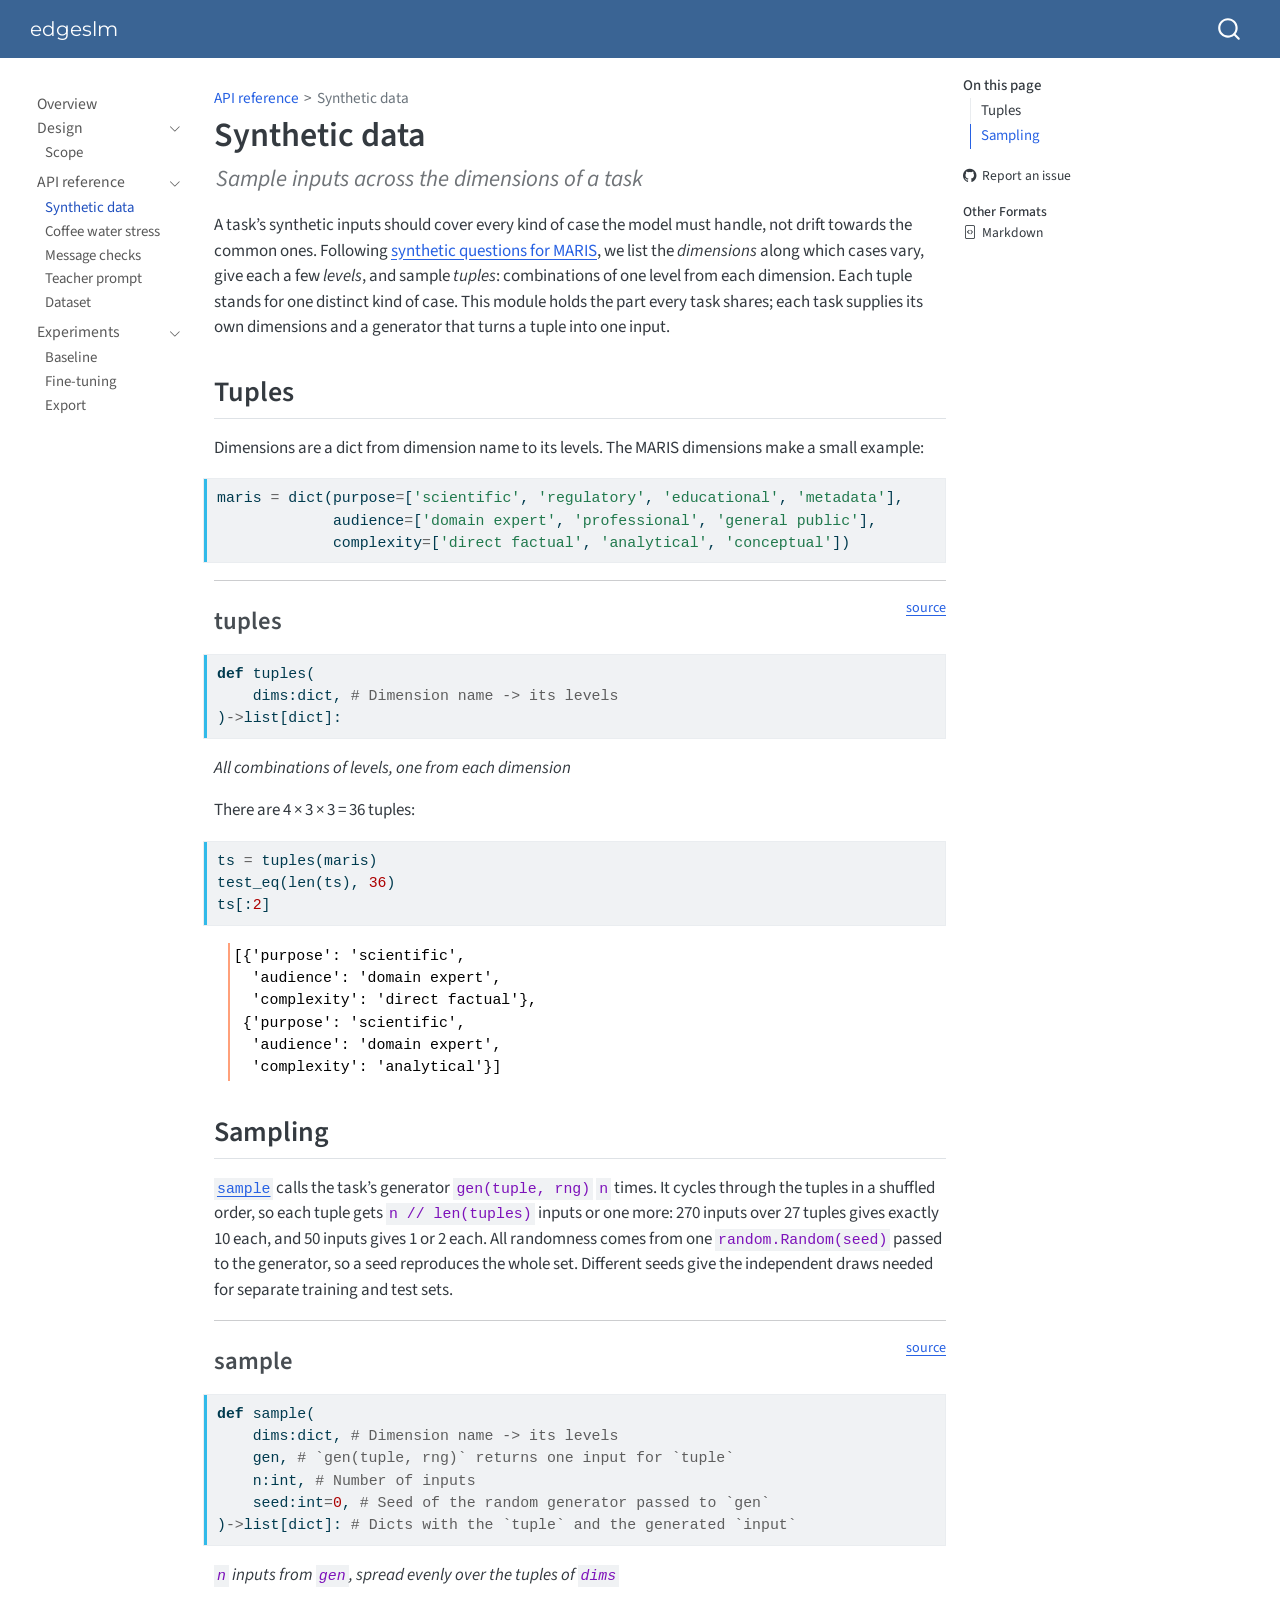
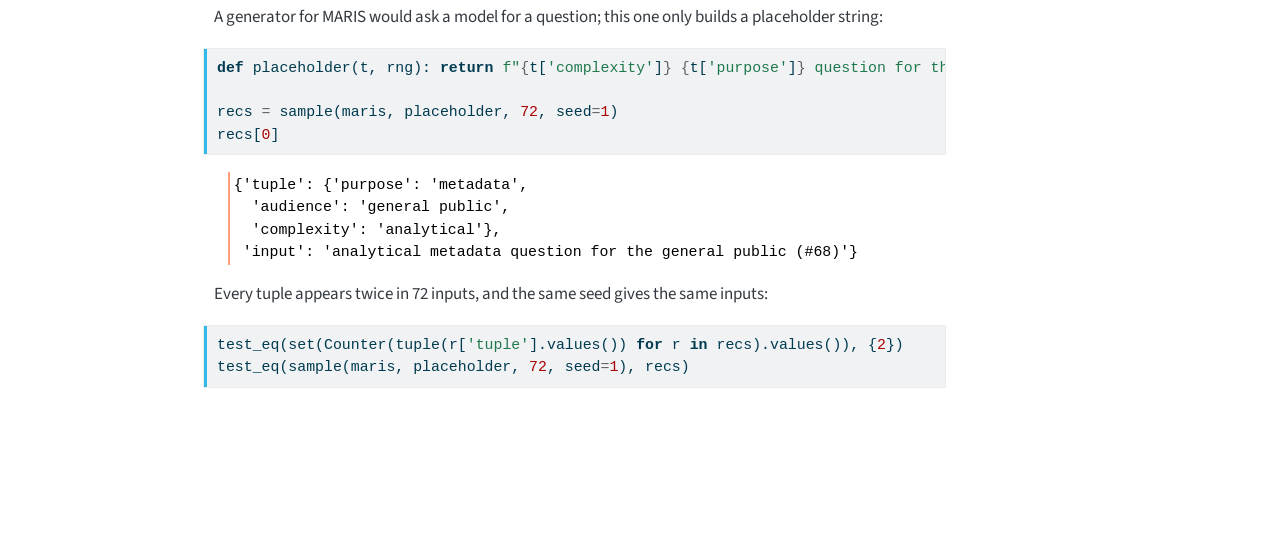
<file: synth.html>
<!DOCTYPE html>
<html xmlns="http://www.w3.org/1999/xhtml" lang="en" xml:lang="en"><head>

<meta charset="utf-8">
<meta name="generator" content="quarto-1.10.20">

<meta name="viewport" content="width=device-width, initial-scale=1.0, user-scalable=yes">

<meta name="description" content="Sample inputs across the dimensions of a task">

<title>Synthetic data – edgeslm</title>
<style>
/* Default styles provided by pandoc.
** See https://pandoc.org/MANUAL.html#variables-for-html for config info.
*/
span.smallcaps{font-variant: small-caps;}
div.columns{display: flex; gap: 1.5em;}
div.column{flex: auto;}
@media screen {
div.columns{gap: min(4vw, 1.5em);}
div.column{overflow-x: auto;}
}
div.hanging-indent{margin-left: 1.5em; text-indent: -1.5em;}
ul.task-list{list-style: none;}
ul.task-list li input[type="checkbox"] {
  width: 0.8em;
  margin: 0 0.8em 0.2em -1em; /* quarto-specific, see https://github.com/quarto-dev/quarto-cli/issues/4556 */ 
  vertical-align: middle;
}
/* CSS for syntax highlighting */
html { -webkit-text-size-adjust: 100%; }
pre > code.sourceCode { white-space: pre; position: relative; }
pre > code.sourceCode > span { display: inline-block; line-height: 1.25; }
pre > code.sourceCode > span:empty { height: 1.2em; }
.sourceCode { overflow: visible; }
code.sourceCode > span { color: inherit; text-decoration: inherit; }
div.sourceCode { margin: 1em 0; }
pre.sourceCode { margin: 0; }
@media screen {
div.sourceCode { overflow: auto; }
}
@media print {
pre > code.sourceCode { white-space: pre-wrap; }
pre > code.sourceCode > span { text-indent: -5em; padding-left: 5em; }
}
pre.numberSource code
  { counter-reset: source-line 0; }
pre.numberSource code > span
  { position: relative; left: -4em; counter-increment: source-line; }
pre.numberSource code > span > a:first-child::before
  { content: counter(source-line);
    position: relative; left: -1em; text-align: right; vertical-align: baseline;
    border: none; display: inline-block;
    -webkit-touch-callout: none; -webkit-user-select: none;
    -khtml-user-select: none; -moz-user-select: none;
    -ms-user-select: none; user-select: none;
    padding: 0 4px; width: 4em;
  }
pre.numberSource { margin-left: 3em;  padding-left: 4px; }
div.sourceCode
  {   }
@media screen {
pre > code.sourceCode > span > a:first-child::before { text-decoration: underline; }
}
</style>


<script src="site_libs/quarto-nav/quarto-nav.js"></script>
<script src="site_libs/quarto-nav/headroom.min.js"></script>
<script src="site_libs/clipboard/clipboard.min.js"></script>
<script src="site_libs/quarto-search/autocomplete.umd.js"></script>
<script src="site_libs/quarto-search/fuse.min.js"></script>
<script src="site_libs/quarto-search/quarto-search.js"></script>
<meta name="quarto:offset" content="./">
<script src="site_libs/quarto-html/quarto.js" type="module"></script>
<script src="site_libs/quarto-html/tabsets/tabsets.js" type="module"></script>
<script src="site_libs/quarto-html/popper.min.js"></script>
<script src="site_libs/quarto-html/tippy.umd.min.js"></script>
<script src="site_libs/quarto-html/anchor.min.js"></script>
<link href="site_libs/quarto-html/tippy.css" rel="stylesheet">
<link href="site_libs/quarto-html/quarto-syntax-highlighting-17888a1159294d3eb470f19f6f52f5a5.css" rel="stylesheet" id="quarto-text-highlighting-styles">
<script src="site_libs/bootstrap/bootstrap.min.js"></script>
<link href="site_libs/bootstrap/bootstrap-icons.css" rel="stylesheet">
<link href="site_libs/bootstrap/bootstrap-4a0132d6516ed1437d66c2742ecec8d8.min.css" rel="stylesheet" append-hash="true" id="quarto-bootstrap" data-mode="light">
<script id="quarto-search-options" type="application/json">{
  "location": "navbar",
  "copy-button": false,
  "collapse-after": 3,
  "panel-placement": "end",
  "type": "overlay",
  "limit": 50,
  "keyboard-shortcut": [
    "f",
    "/",
    "s"
  ],
  "show-item-context": false,
  "language": {
    "search-no-results-text": "No results",
    "search-matching-documents-text": "matching documents",
    "search-copy-link-title": "Copy link to search",
    "search-hide-matches-text": "Hide additional matches",
    "search-more-match-text": "more match in this document",
    "search-more-matches-text": "more matches in this document",
    "search-clear-button-title": "Clear",
    "search-text-placeholder": "",
    "search-detached-cancel-button-title": "Cancel",
    "search-submit-button-title": "Submit",
    "search-label": "Search"
  }
}</script>


<link rel="stylesheet" href="styles.css">
<meta property="og:title" content="Synthetic data – edgeslm">
<meta property="og:description" content="Sample inputs across the dimensions of a task">
<meta property="og:site_name" content="edgeslm">
<meta name="twitter:title" content="Synthetic data – edgeslm">
<meta name="twitter:description" content="Sample inputs across the dimensions of a task">
<meta name="twitter:card" content="summary">
</head>

<body class="nav-sidebar floating nav-fixed quarto-light">

<div id="quarto-search-results"></div>
  <header id="quarto-header" class="headroom fixed-top">
    <nav class="navbar navbar-expand-lg " data-bs-theme="dark">
      <div class="navbar-container container-fluid">
      <div class="navbar-brand-container mx-auto">
    <a class="navbar-brand" href="./index.html">
    <span class="navbar-title">edgeslm</span>
    </a>
  </div>
        <div class="quarto-navbar-tools tools-end">
</div>
          <div id="quarto-search" class="" title="Search"></div>
      </div> <!-- /container-fluid -->
    </nav>
  <nav class="quarto-secondary-nav">
    <div class="container-fluid d-flex">
      <button type="button" class="quarto-btn-toggle btn" data-bs-toggle="collapse" role="button" data-bs-target=".quarto-sidebar-collapse-item" aria-controls="quarto-sidebar" aria-expanded="false" aria-label="Toggle sidebar navigation" onclick="if (window.quartoToggleHeadroom) { window.quartoToggleHeadroom(); }">
        <i class="bi bi-layout-text-sidebar-reverse"></i>
      </button>
        <nav class="quarto-page-breadcrumbs" aria-label="breadcrumb"><ol class="breadcrumb"><li class="breadcrumb-item"><a href="./synth.html">API reference</a></li><li class="breadcrumb-item"><a href="./synth.html">Synthetic data</a></li></ol></nav>
        <a class="flex-grow-1" role="navigation" data-bs-toggle="collapse" data-bs-target=".quarto-sidebar-collapse-item" aria-controls="quarto-sidebar" aria-expanded="false" aria-label="Toggle sidebar navigation" onclick="if (window.quartoToggleHeadroom) { window.quartoToggleHeadroom(); }">      
        </a>
    </div>
  </nav>
</header>
<!-- content -->
<div id="quarto-content" class="quarto-container page-columns page-rows-contents page-layout-article page-navbar">
<!-- sidebar -->
  <nav id="quarto-sidebar" class="sidebar collapse collapse-horizontal quarto-sidebar-collapse-item sidebar-navigation floating overflow-auto">
    <div class="sidebar-menu-container"> 
    <ul class="list-unstyled mt-1">
        <li class="sidebar-item">
  <div class="sidebar-item-container"> 
  <a href="./index.html" class="sidebar-item-text sidebar-link">
 <span class="menu-text">Overview</span></a>
  </div>
</li>
        <li class="sidebar-item sidebar-item-section">
      <div class="sidebar-item-container"> 
            <a class="sidebar-item-text sidebar-link text-start" data-bs-toggle="collapse" data-bs-target="#quarto-sidebar-section-1" role="navigation" aria-expanded="true">
 <span class="menu-text">Design</span></a>
          <a class="sidebar-item-toggle text-start" data-bs-toggle="collapse" data-bs-target="#quarto-sidebar-section-1" role="navigation" aria-expanded="true" aria-label="Toggle section">
            <i class="bi bi-chevron-right ms-2"></i>
          </a> 
      </div>
      <ul id="quarto-sidebar-section-1" class="collapse list-unstyled sidebar-section depth1 show">  
          <li class="sidebar-item">
  <div class="sidebar-item-container"> 
  <a href="./design/scope.html" class="sidebar-item-text sidebar-link">
 <span class="menu-text">Scope</span></a>
  </div>
</li>
      </ul>
  </li>
        <li class="sidebar-item sidebar-item-section">
      <div class="sidebar-item-container"> 
            <a class="sidebar-item-text sidebar-link text-start" data-bs-toggle="collapse" data-bs-target="#quarto-sidebar-section-2" role="navigation" aria-expanded="true">
 <span class="menu-text">API reference</span></a>
          <a class="sidebar-item-toggle text-start" data-bs-toggle="collapse" data-bs-target="#quarto-sidebar-section-2" role="navigation" aria-expanded="true" aria-label="Toggle section">
            <i class="bi bi-chevron-right ms-2"></i>
          </a> 
      </div>
      <ul id="quarto-sidebar-section-2" class="collapse list-unstyled sidebar-section depth1 show">  
          <li class="sidebar-item">
  <div class="sidebar-item-container"> 
  <a href="./synth.html" class="sidebar-item-text sidebar-link active">
 <span class="menu-text">Synthetic data</span></a>
  </div>
</li>
          <li class="sidebar-item">
  <div class="sidebar-item-container"> 
  <a href="./coffee.html" class="sidebar-item-text sidebar-link">
 <span class="menu-text">Coffee water stress</span></a>
  </div>
</li>
          <li class="sidebar-item">
  <div class="sidebar-item-container"> 
  <a href="./checks.html" class="sidebar-item-text sidebar-link">
 <span class="menu-text">Message checks</span></a>
  </div>
</li>
          <li class="sidebar-item">
  <div class="sidebar-item-container"> 
  <a href="./teacher.html" class="sidebar-item-text sidebar-link">
 <span class="menu-text">Teacher prompt</span></a>
  </div>
</li>
          <li class="sidebar-item">
  <div class="sidebar-item-container"> 
  <a href="./dataset.html" class="sidebar-item-text sidebar-link">
 <span class="menu-text">Dataset</span></a>
  </div>
</li>
      </ul>
  </li>
        <li class="sidebar-item sidebar-item-section">
      <div class="sidebar-item-container"> 
            <a class="sidebar-item-text sidebar-link text-start" data-bs-toggle="collapse" data-bs-target="#quarto-sidebar-section-3" role="navigation" aria-expanded="true">
 <span class="menu-text">Experiments</span></a>
          <a class="sidebar-item-toggle text-start" data-bs-toggle="collapse" data-bs-target="#quarto-sidebar-section-3" role="navigation" aria-expanded="true" aria-label="Toggle section">
            <i class="bi bi-chevron-right ms-2"></i>
          </a> 
      </div>
      <ul id="quarto-sidebar-section-3" class="collapse list-unstyled sidebar-section depth1 show">  
          <li class="sidebar-item">
  <div class="sidebar-item-container"> 
  <a href="./baseline.html" class="sidebar-item-text sidebar-link">
 <span class="menu-text">Baseline</span></a>
  </div>
</li>
          <li class="sidebar-item">
  <div class="sidebar-item-container"> 
  <a href="./finetune.html" class="sidebar-item-text sidebar-link">
 <span class="menu-text">Fine-tuning</span></a>
  </div>
</li>
          <li class="sidebar-item">
  <div class="sidebar-item-container"> 
  <a href="./export.html" class="sidebar-item-text sidebar-link">
 <span class="menu-text">Export</span></a>
  </div>
</li>
      </ul>
  </li>
    </ul>
    </div>
</nav>
<div id="quarto-sidebar-glass" class="quarto-sidebar-collapse-item" data-bs-toggle="collapse" data-bs-target=".quarto-sidebar-collapse-item"></div>
<!-- margin-sidebar -->
    <div id="quarto-margin-sidebar" class="sidebar margin-sidebar">
        <nav id="TOC" role="doc-toc" class="toc-active">
    <h2 id="toc-title">On this page</h2>
   
  <ul>
  <li><a href="#tuples" id="toc-tuples" class="nav-link active" data-scroll-target="#tuples">Tuples</a></li>
  <li><a href="#sampling" id="toc-sampling" class="nav-link" data-scroll-target="#sampling">Sampling</a></li>
  </ul>
<div class="toc-actions"><ul><li><a href="https://github.com/franckalbinet/edgeslm/issues/new" class="toc-action"><i class="bi bi-github"></i>Report an issue</a></li></ul></div><div class="quarto-alternate-formats"><h2>Other Formats</h2><ul><li><a href="synth.html.md"><i class="bi bi-file-code"></i>Markdown</a></li></ul></div></nav>
    </div>
<!-- main -->
<main class="content" id="quarto-document-content">

<header id="title-block-header" class="quarto-title-block default"><nav class="quarto-page-breadcrumbs quarto-title-breadcrumbs d-none d-lg-block" aria-label="breadcrumb"><ol class="breadcrumb"><li class="breadcrumb-item"><a href="./synth.html">API reference</a></li><li class="breadcrumb-item"><a href="./synth.html">Synthetic data</a></li></ol></nav>
<div class="quarto-title">
<h1 class="title">Synthetic data</h1>
</div>

<div>
  <div class="description">
    Sample inputs across the dimensions of a task
  </div>
</div>


<div class="quarto-title-meta">

    
  
    
  </div>
  


</header>


<!-- WARNING: THIS FILE WAS AUTOGENERATED! DO NOT EDIT! -->
<p>A task’s synthetic inputs should cover every kind of case the model must handle, not drift towards the common ones. Following <a href="https://fr.anckalbi.net/posts/synthetic-questions-maris/">synthetic questions for MARIS</a>, we list the <em>dimensions</em> along which cases vary, give each a few <em>levels</em>, and sample <em>tuples</em>: combinations of one level from each dimension. Each tuple stands for one distinct kind of case. This module holds the part every task shares; each task supplies its own dimensions and a generator that turns a tuple into one input.</p>
<section id="tuples" class="level2">
<h2 class="anchored" data-anchor-id="tuples">Tuples</h2>
<p>Dimensions are a dict from dimension name to its levels. The MARIS dimensions make a small example:</p>
<div id="713aa2fe" class="cell">
<div class="code-copy-outer-scaffold"><div class="sourceCode cell-code" id="cb1"><pre class="sourceCode python code-with-copy"><code class="sourceCode python"><span id="cb1-1"><a href="#cb1-1" aria-hidden="true" tabindex="-1"></a>maris <span class="op">=</span> <span class="bu">dict</span>(purpose<span class="op">=</span>[<span class="st">'scientific'</span>, <span class="st">'regulatory'</span>, <span class="st">'educational'</span>, <span class="st">'metadata'</span>],</span>
<span id="cb1-2"><a href="#cb1-2" aria-hidden="true" tabindex="-1"></a>             audience<span class="op">=</span>[<span class="st">'domain expert'</span>, <span class="st">'professional'</span>, <span class="st">'general public'</span>],</span>
<span id="cb1-3"><a href="#cb1-3" aria-hidden="true" tabindex="-1"></a>             complexity<span class="op">=</span>[<span class="st">'direct factual'</span>, <span class="st">'analytical'</span>, <span class="st">'conceptual'</span>])</span></code></pre></div><button title="Copy to Clipboard" class="code-copy-button"><i class="bi"></i></button></div>
</div>
<div id="9116f8d7" class="cell" data-quarto-private-1="{&quot;key&quot;:&quot;execution&quot;,&quot;value&quot;:{&quot;iopub.execute_input&quot;:&quot;2026-11-01T21:37:38.683488+00:00&quot;,&quot;shell.execute_reply&quot;:&quot;2026-11-01T21:37:38.891008+00:00&quot;,&quot;total&quot;:0.2075246189999973}}" data-execution_count="4">
<hr>
<p><a href="https://github.com/franckalbinet/edgeslm/blob/main/edgeslm/synth.py#L15" target="_blank" style="float:right; font-size:smaller">source</a></p>
<section id="tuples-1" class="level3">
<h3 class="anchored" data-anchor-id="tuples-1">tuples</h3>
<div class="code-copy-outer-scaffold"><div class="sourceCode" id="cb2"><pre class="sourceCode python code-with-copy"><code class="sourceCode python"><span id="cb2-1"><a href="#cb2-1" aria-hidden="true" tabindex="-1"></a><span class="kw">def</span> tuples(</span>
<span id="cb2-2"><a href="#cb2-2" aria-hidden="true" tabindex="-1"></a>    dims:<span class="bu">dict</span>, <span class="co"># Dimension name -&gt; its levels</span></span>
<span id="cb2-3"><a href="#cb2-3" aria-hidden="true" tabindex="-1"></a>)<span class="op">-&gt;</span><span class="bu">list</span>[<span class="bu">dict</span>]:</span></code></pre></div><button title="Copy to Clipboard" class="code-copy-button"><i class="bi"></i></button></div>
<p><em>All combinations of levels, one from each dimension</em></p>
</section>
</div>
<p>There are 4 × 3 × 3 = 36 tuples:</p>
<div id="dc98810b" class="cell">
<div class="code-copy-outer-scaffold"><div class="sourceCode cell-code" id="cb3"><pre class="sourceCode python code-with-copy"><code class="sourceCode python"><span id="cb3-1"><a href="#cb3-1" aria-hidden="true" tabindex="-1"></a>ts <span class="op">=</span> tuples(maris)</span>
<span id="cb3-2"><a href="#cb3-2" aria-hidden="true" tabindex="-1"></a>test_eq(<span class="bu">len</span>(ts), <span class="dv">36</span>)</span>
<span id="cb3-3"><a href="#cb3-3" aria-hidden="true" tabindex="-1"></a>ts[:<span class="dv">2</span>]</span></code></pre></div><button title="Copy to Clipboard" class="code-copy-button"><i class="bi"></i></button></div>
<div class="cell-output cell-output-display">
<pre><code>[{'purpose': 'scientific',
  'audience': 'domain expert',
  'complexity': 'direct factual'},
 {'purpose': 'scientific',
  'audience': 'domain expert',
  'complexity': 'analytical'}]</code></pre>
</div>
</div>
</section>
<section id="sampling" class="level2">
<h2 class="anchored" data-anchor-id="sampling">Sampling</h2>
<p><a href="https://franckalbinet.github.io/edgeslm/synth.html#sample"><code>sample</code></a> calls the task’s generator <code>gen(tuple, rng)</code> <code>n</code> times. It cycles through the tuples in a shuffled order, so each tuple gets <code>n // len(tuples)</code> inputs or one more: 270 inputs over 27 tuples gives exactly 10 each, and 50 inputs gives 1 or 2 each. All randomness comes from one <code>random.Random(seed)</code> passed to the generator, so a seed reproduces the whole set. Different seeds give the independent draws needed for separate training and test sets.</p>
<div id="3d67cc6d" class="cell" data-quarto-private-1="{&quot;key&quot;:&quot;execution&quot;,&quot;value&quot;:{&quot;iopub.execute_input&quot;:&quot;2026-11-01T21:37:38.893308+00:00&quot;,&quot;shell.execute_reply&quot;:&quot;2026-11-01T21:37:38.897951+00:00&quot;,&quot;total&quot;:0.004646768999997164}}" data-execution_count="6">
<hr>
<p><a href="https://github.com/franckalbinet/edgeslm/blob/main/edgeslm/synth.py#L21" target="_blank" style="float:right; font-size:smaller">source</a></p>
<section id="sample" class="level3">
<h3 class="anchored" data-anchor-id="sample">sample</h3>
<div class="code-copy-outer-scaffold"><div class="sourceCode" id="cb5"><pre class="sourceCode python code-with-copy"><code class="sourceCode python"><span id="cb5-1"><a href="#cb5-1" aria-hidden="true" tabindex="-1"></a><span class="kw">def</span> sample(</span>
<span id="cb5-2"><a href="#cb5-2" aria-hidden="true" tabindex="-1"></a>    dims:<span class="bu">dict</span>, <span class="co"># Dimension name -&gt; its levels</span></span>
<span id="cb5-3"><a href="#cb5-3" aria-hidden="true" tabindex="-1"></a>    gen, <span class="co"># `gen(tuple, rng)` returns one input for `tuple`</span></span>
<span id="cb5-4"><a href="#cb5-4" aria-hidden="true" tabindex="-1"></a>    n:<span class="bu">int</span>, <span class="co"># Number of inputs</span></span>
<span id="cb5-5"><a href="#cb5-5" aria-hidden="true" tabindex="-1"></a>    seed:<span class="bu">int</span><span class="op">=</span><span class="dv">0</span>, <span class="co"># Seed of the random generator passed to `gen`</span></span>
<span id="cb5-6"><a href="#cb5-6" aria-hidden="true" tabindex="-1"></a>)<span class="op">-&gt;</span><span class="bu">list</span>[<span class="bu">dict</span>]: <span class="co"># Dicts with the `tuple` and the generated `input`</span></span></code></pre></div><button title="Copy to Clipboard" class="code-copy-button"><i class="bi"></i></button></div>
<p><em><code>n</code> inputs from <code>gen</code>, spread evenly over the tuples of <code>dims</code></em></p>
</section>
</div>
<p>A generator for MARIS would ask a model for a question; this one only builds a placeholder string:</p>
<div id="044424ae" class="cell">
<div class="code-copy-outer-scaffold"><div class="sourceCode cell-code" id="cb6"><pre class="sourceCode python code-with-copy"><code class="sourceCode python"><span id="cb6-1"><a href="#cb6-1" aria-hidden="true" tabindex="-1"></a><span class="kw">def</span> placeholder(t, rng): <span class="cf">return</span> <span class="ss">f"</span><span class="sc">{</span>t[<span class="st">'complexity'</span>]<span class="sc">}</span><span class="ss"> </span><span class="sc">{</span>t[<span class="st">'purpose'</span>]<span class="sc">}</span><span class="ss"> question for the </span><span class="sc">{</span>t[<span class="st">'audience'</span>]<span class="sc">}</span><span class="ss"> (#</span><span class="sc">{</span>rng<span class="sc">.</span>randint(<span class="dv">1</span>, <span class="dv">99</span>)<span class="sc">}</span><span class="ss">)"</span></span>
<span id="cb6-2"><a href="#cb6-2" aria-hidden="true" tabindex="-1"></a></span>
<span id="cb6-3"><a href="#cb6-3" aria-hidden="true" tabindex="-1"></a>recs <span class="op">=</span> sample(maris, placeholder, <span class="dv">72</span>, seed<span class="op">=</span><span class="dv">1</span>)</span>
<span id="cb6-4"><a href="#cb6-4" aria-hidden="true" tabindex="-1"></a>recs[<span class="dv">0</span>]</span></code></pre></div><button title="Copy to Clipboard" class="code-copy-button"><i class="bi"></i></button></div>
<div class="cell-output cell-output-display">
<pre><code>{'tuple': {'purpose': 'metadata',
  'audience': 'general public',
  'complexity': 'analytical'},
 'input': 'analytical metadata question for the general public (#68)'}</code></pre>
</div>
</div>
<p>Every tuple appears twice in 72 inputs, and the same seed gives the same inputs:</p>
<div id="90b0cdea" class="cell">
<div class="code-copy-outer-scaffold"><div class="sourceCode cell-code" id="cb8"><pre class="sourceCode python code-with-copy"><code class="sourceCode python"><span id="cb8-1"><a href="#cb8-1" aria-hidden="true" tabindex="-1"></a>test_eq(<span class="bu">set</span>(Counter(<span class="bu">tuple</span>(r[<span class="st">'tuple'</span>].values()) <span class="cf">for</span> r <span class="kw">in</span> recs).values()), {<span class="dv">2</span>})</span>
<span id="cb8-2"><a href="#cb8-2" aria-hidden="true" tabindex="-1"></a>test_eq(sample(maris, placeholder, <span class="dv">72</span>, seed<span class="op">=</span><span class="dv">1</span>), recs)</span></code></pre></div><button title="Copy to Clipboard" class="code-copy-button"><i class="bi"></i></button></div>
</div>


</section>

</main> <!-- /main -->
<script id="quarto-html-after-body" type="application/javascript">
  window.document.addEventListener("DOMContentLoaded", function (event) {
    const icon = "";
    const anchorJS = new window.AnchorJS();
    anchorJS.options = {
      placement: 'right',
      icon: icon
    };
    anchorJS.add('.anchored');
    const isCodeAnnotation = (el) => {
      for (const clz of el.classList) {
        if (clz.startsWith('code-annotation-')) {                     
          return true;
        }
      }
      return false;
    }
    const onCopySuccess = function(e) {
      // button target
      const button = e.trigger;
      // don't keep focus
      button.blur();
      // flash "checked"
      button.classList.add('code-copy-button-checked');
      var currentTitle = button.getAttribute("title");
      button.setAttribute("title", "Copied!");
      let tooltip;
      if (window.bootstrap) {
        button.setAttribute("data-bs-toggle", "tooltip");
        button.setAttribute("data-bs-placement", "left");
        button.setAttribute("data-bs-title", "Copied!");
        tooltip = new bootstrap.Tooltip(button, 
          { trigger: "manual", 
            customClass: "code-copy-button-tooltip",
            offset: [0, -8]});
        tooltip.show();    
      }
      setTimeout(function() {
        if (tooltip) {
          tooltip.hide();
          button.removeAttribute("data-bs-title");
          button.removeAttribute("data-bs-toggle");
          button.removeAttribute("data-bs-placement");
        }
        button.setAttribute("title", currentTitle);
        button.classList.remove('code-copy-button-checked');
      }, 1000);
      // clear code selection
      e.clearSelection();
    }
    const getTextToCopy = function(trigger) {
      const outerScaffold = trigger.parentElement.cloneNode(true);
      const codeEl = outerScaffold.querySelector('code');
      for (const childEl of codeEl.children) {
        if (isCodeAnnotation(childEl)) {
          childEl.remove();
        }
      }
      return codeEl.innerText;
    }
    const clipboard = new window.ClipboardJS('.code-copy-button:not([data-in-quarto-modal])', {
      text: getTextToCopy
    });
    clipboard.on('success', onCopySuccess);
    if (window.document.getElementById('quarto-embedded-source-code-modal')) {
      const clipboardModal = new window.ClipboardJS('.code-copy-button[data-in-quarto-modal]', {
        text: getTextToCopy,
        container: window.document.getElementById('quarto-embedded-source-code-modal')
      });
      clipboardModal.on('success', onCopySuccess);
    }
    const viewSource = window.document.getElementById('quarto-view-source') ||
                       window.document.getElementById('quarto-code-tools-source');
    if (viewSource) {
      const sourceUrl = viewSource.getAttribute("data-quarto-source-url");
      viewSource.addEventListener("click", function(e) {
        if (sourceUrl) {
          // rstudio viewer pane
          if (/\bcapabilities=\b/.test(window.location)) {
            window.open(sourceUrl);
          } else {
            window.location.href = sourceUrl;
          }
        } else {
          const modal = new bootstrap.Modal(document.getElementById('quarto-embedded-source-code-modal'));
          modal.show();
        }
        return false;
      });
    }
    function toggleCodeHandler(show) {
      return function(e) {
        const cellDetails = window.document.querySelectorAll(".cell details.code-fold");
        for (let i=0; i<cellDetails.length; i++) {
          const details = cellDetails[i];
          if (show) {
            details.open = true;
          } else {
            details.removeAttribute("open");
          }
        }
        const cellCodeDivs = window.document.querySelectorAll(".cell div.sourceCode.cell-code");
        const fromCls = show ? "hidden" : "unhidden";
        const toCls = show ? "unhidden" : "hidden";
        for (let i=0; i<cellCodeDivs.length; i++) {
          const codeDiv = cellCodeDivs[i];
          if (codeDiv.classList.contains(fromCls)) {
            codeDiv.classList.remove(fromCls);
            codeDiv.classList.add(toCls);
          } 
        }
        return false;
      }
    }
    const hideAllCode = window.document.getElementById("quarto-hide-all-code");
    if (hideAllCode) {
      hideAllCode.addEventListener("click", toggleCodeHandler(false));
    }
    const showAllCode = window.document.getElementById("quarto-show-all-code");
    if (showAllCode) {
      showAllCode.addEventListener("click", toggleCodeHandler(true));
    }
      var localhostRegex = new RegExp(/^(?:http|https):\/\/localhost\:?[0-9]*\//);
      var mailtoRegex = new RegExp(/^mailto:/);
        var filterRegex = new RegExp("https:\/\/franckalbinet\.github\.io\/edgeslm");
      var isInternal = (href) => {
          return filterRegex.test(href) || localhostRegex.test(href) || mailtoRegex.test(href);
      }
      // Inspect non-navigation links and adorn them if external
     var links = window.document.querySelectorAll('a[href]:not(.nav-link):not(.navbar-brand):not(.toc-action):not(.sidebar-link):not(.sidebar-item-toggle):not(.pagination-link):not(.no-external):not([aria-hidden]):not(.dropdown-item):not(.quarto-navigation-tool):not(.about-link)');
      for (var i=0; i<links.length; i++) {
        const link = links[i];
        if (!isInternal(link.href)) {
          // undo the damage that might have been done by quarto-nav.js in the case of
          // links that we want to consider external
          if (link.dataset.originalHref !== undefined) {
            link.href = link.dataset.originalHref;
          }
        }
      }
    function tippyHover(el, contentFn, onTriggerFn, onUntriggerFn) {
      const config = {
        allowHTML: true,
        maxWidth: 500,
        delay: 100,
        arrow: false,
        appendTo: function(el) {
            return el.parentElement;
        },
        interactive: true,
        interactiveBorder: 10,
        theme: 'quarto',
        placement: 'bottom-start',
      };
      if (contentFn) {
        config.content = contentFn;
      }
      if (onTriggerFn) {
        config.onTrigger = onTriggerFn;
      }
      if (onUntriggerFn) {
        config.onUntrigger = onUntriggerFn;
      }
      window.tippy(el, config); 
    }
    const noterefs = window.document.querySelectorAll('a[role="doc-noteref"]');
    for (var i=0; i<noterefs.length; i++) {
      const ref = noterefs[i];
      tippyHover(ref, function() {
        // use id or data attribute instead here
        let href = ref.getAttribute('data-footnote-href') || ref.getAttribute('href');
        try { href = new URL(href).hash; } catch {}
        const id = href.replace(/^#\/?/, "");
        const note = window.document.getElementById(id);
        if (note) {
          return note.innerHTML;
        } else {
          return "";
        }
      });
    }
    const xrefs = window.document.querySelectorAll('a.quarto-xref');
    const processXRef = (id, note) => {
      // Strip column container classes
      const stripColumnClz = (el) => {
        el.classList.remove("page-full", "page-columns");
        if (el.children) {
          for (const child of el.children) {
            stripColumnClz(child);
          }
        }
      }
      stripColumnClz(note)
      if (id === null || id.startsWith('sec-')) {
        // Special case sections, only their first couple elements
        const container = document.createElement("div");
        if (note.children && note.children.length > 2) {
          container.appendChild(note.children[0].cloneNode(true));
          for (let i = 1; i < note.children.length; i++) {
            const child = note.children[i];
            if (child.tagName === "P" && child.innerText === "") {
              continue;
            } else {
              container.appendChild(child.cloneNode(true));
              break;
            }
          }
          if (window.Quarto?.typesetMath) {
            window.Quarto.typesetMath(container);
          }
          return container.innerHTML
        } else {
          if (window.Quarto?.typesetMath) {
            window.Quarto.typesetMath(note);
          }
          return note.innerHTML;
        }
      } else {
        // Remove any anchor links if they are present
        const anchorLink = note.querySelector('a.anchorjs-link');
        if (anchorLink) {
          anchorLink.remove();
        }
        if (window.Quarto?.typesetMath) {
          window.Quarto.typesetMath(note);
        }
        if (note.classList.contains("callout")) {
          return note.outerHTML;
        } else {
          return note.innerHTML;
        }
      }
    }
    for (var i=0; i<xrefs.length; i++) {
      const xref = xrefs[i];
      tippyHover(xref, undefined, function(instance) {
        instance.disable();
        let url = xref.getAttribute('href');
        let hash = undefined; 
        if (url.startsWith('#')) {
          hash = url;
        } else {
          try { hash = new URL(url).hash; } catch {}
        }
        if (hash) {
          const id = hash.replace(/^#\/?/, "");
          const note = window.document.getElementById(id);
          if (note !== null) {
            try {
              const html = processXRef(id, note.cloneNode(true));
              instance.setContent(html);
            } finally {
              instance.enable();
              instance.show();
            }
          } else {
            // See if we can fetch this
            fetch(url.split('#')[0])
            .then(res => res.text())
            .then(html => {
              const parser = new DOMParser();
              const htmlDoc = parser.parseFromString(html, "text/html");
              const note = htmlDoc.getElementById(id);
              if (note !== null) {
                const html = processXRef(id, note);
                instance.setContent(html);
              } 
            }).finally(() => {
              instance.enable();
              instance.show();
            });
          }
        } else {
          // See if we can fetch a full url (with no hash to target)
          // This is a special case and we should probably do some content thinning / targeting
          fetch(url)
          .then(res => res.text())
          .then(html => {
            const parser = new DOMParser();
            const htmlDoc = parser.parseFromString(html, "text/html");
            const note = htmlDoc.querySelector('main.content');
            if (note !== null) {
              // This should only happen for chapter cross references
              // (since there is no id in the URL)
              // remove the first header
              if (note.children.length > 0 && note.children[0].tagName === "HEADER") {
                note.children[0].remove();
              }
              const html = processXRef(null, note);
              instance.setContent(html);
            } 
          }).finally(() => {
            instance.enable();
            instance.show();
          });
        }
      }, function(instance) {
      });
    }
        let selectedAnnoteEl;
        const selectorForAnnotation = ( cell, annotation) => {
          let cellAttr = 'data-code-cell="' + cell + '"';
          let lineAttr = 'data-code-annotation="' +  annotation + '"';
          const selector = 'span[' + cellAttr + '][' + lineAttr + ']';
          return selector;
        }
        const selectCodeLines = (annoteEl) => {
          const doc = window.document;
          const targetCell = annoteEl.getAttribute("data-target-cell");
          const targetAnnotation = annoteEl.getAttribute("data-target-annotation");
          const annoteSpan = window.document.querySelector(selectorForAnnotation(targetCell, targetAnnotation));
          const lines = annoteSpan.getAttribute("data-code-lines").split(",");
          const lineIds = lines.map((line) => {
            return targetCell + "-" + line;
          })
          let top = null;
          let height = null;
          let parent = null;
          if (lineIds.length > 0) {
              //compute the position of the single el (top and bottom and make a div)
              const el = window.document.getElementById(lineIds[0]);
              top = el.offsetTop;
              height = el.offsetHeight;
              parent = el.parentElement.parentElement;
            if (lineIds.length > 1) {
              const lastEl = window.document.getElementById(lineIds[lineIds.length - 1]);
              const bottom = lastEl.offsetTop + lastEl.offsetHeight;
              height = bottom - top;
            }
            if (top !== null && height !== null && parent !== null) {
              // cook up a div (if necessary) and position it 
              let div = window.document.getElementById("code-annotation-line-highlight");
              if (div === null) {
                div = window.document.createElement("div");
                div.setAttribute("id", "code-annotation-line-highlight");
                div.style.position = 'absolute';
                parent.appendChild(div);
              }
              div.style.top = top - 2 + "px";
              div.style.height = height + 4 + "px";
              div.style.left = 0;
              let gutterDiv = window.document.getElementById("code-annotation-line-highlight-gutter");
              if (gutterDiv === null) {
                gutterDiv = window.document.createElement("div");
                gutterDiv.setAttribute("id", "code-annotation-line-highlight-gutter");
                gutterDiv.style.position = 'absolute';
                const codeCell = window.document.getElementById(targetCell);
                const gutter = codeCell.querySelector('.code-annotation-gutter');
                gutter.appendChild(gutterDiv);
              }
              gutterDiv.style.top = top - 2 + "px";
              gutterDiv.style.height = height + 4 + "px";
            }
            selectedAnnoteEl = annoteEl;
          }
        };
        const unselectCodeLines = () => {
          const elementsIds = ["code-annotation-line-highlight", "code-annotation-line-highlight-gutter"];
          elementsIds.forEach((elId) => {
            const div = window.document.getElementById(elId);
            if (div) {
              div.remove();
            }
          });
          selectedAnnoteEl = undefined;
        };
          // Handle positioning of the toggle
      window.addEventListener(
        "resize",
        throttle(() => {
          elRect = undefined;
          if (selectedAnnoteEl) {
            selectCodeLines(selectedAnnoteEl);
          }
        }, 10)
      );
      function throttle(fn, ms) {
      let throttle = false;
      let timer;
        return (...args) => {
          if(!throttle) { // first call gets through
              fn.apply(this, args);
              throttle = true;
          } else { // all the others get throttled
              if(timer) clearTimeout(timer); // cancel #2
              timer = setTimeout(() => {
                fn.apply(this, args);
                timer = throttle = false;
              }, ms);
          }
        };
      }
        // Attach click handler to the DT
        const annoteDls = window.document.querySelectorAll('dt[data-target-cell]');
        for (const annoteDlNode of annoteDls) {
          annoteDlNode.addEventListener('click', (event) => {
            const clickedEl = event.target;
            if (clickedEl !== selectedAnnoteEl) {
              unselectCodeLines();
              const activeEl = window.document.querySelector('dt[data-target-cell].code-annotation-active');
              if (activeEl) {
                activeEl.classList.remove('code-annotation-active');
              }
              selectCodeLines(clickedEl);
              clickedEl.classList.add('code-annotation-active');
            } else {
              // Unselect the line
              unselectCodeLines();
              clickedEl.classList.remove('code-annotation-active');
            }
          });
        }
    const findCites = (el) => {
      const parentEl = el.parentElement;
      if (parentEl) {
        const cites = parentEl.dataset.cites;
        if (cites) {
          return {
            el,
            cites: cites.split(' ')
          };
        } else {
          return findCites(el.parentElement)
        }
      } else {
        return undefined;
      }
    };
    var bibliorefs = window.document.querySelectorAll('a[role="doc-biblioref"]');
    for (var i=0; i<bibliorefs.length; i++) {
      const ref = bibliorefs[i];
      const citeInfo = findCites(ref);
      if (citeInfo) {
        tippyHover(citeInfo.el, function() {
          var popup = window.document.createElement('div');
          citeInfo.cites.forEach(function(cite) {
            var citeDiv = window.document.createElement('div');
            citeDiv.classList.add('hanging-indent');
            citeDiv.classList.add('csl-entry');
            var biblioDiv = window.document.getElementById('ref-' + cite);
            if (biblioDiv) {
              citeDiv.innerHTML = biblioDiv.innerHTML;
            }
            popup.appendChild(citeDiv);
          });
          return popup.innerHTML;
        });
      }
    }
  });
  </script>
</div> <!-- /content -->




<footer class="footer"><div class="nav-footer"><div class="nav-footer-center"><div class="toc-actions d-sm-block d-md-none"><ul><li><a href="https://github.com/franckalbinet/edgeslm/issues/new" class="toc-action"><i class="bi bi-github"></i>Report an issue</a></li></ul></div></div></div></footer></body></html>
</file>
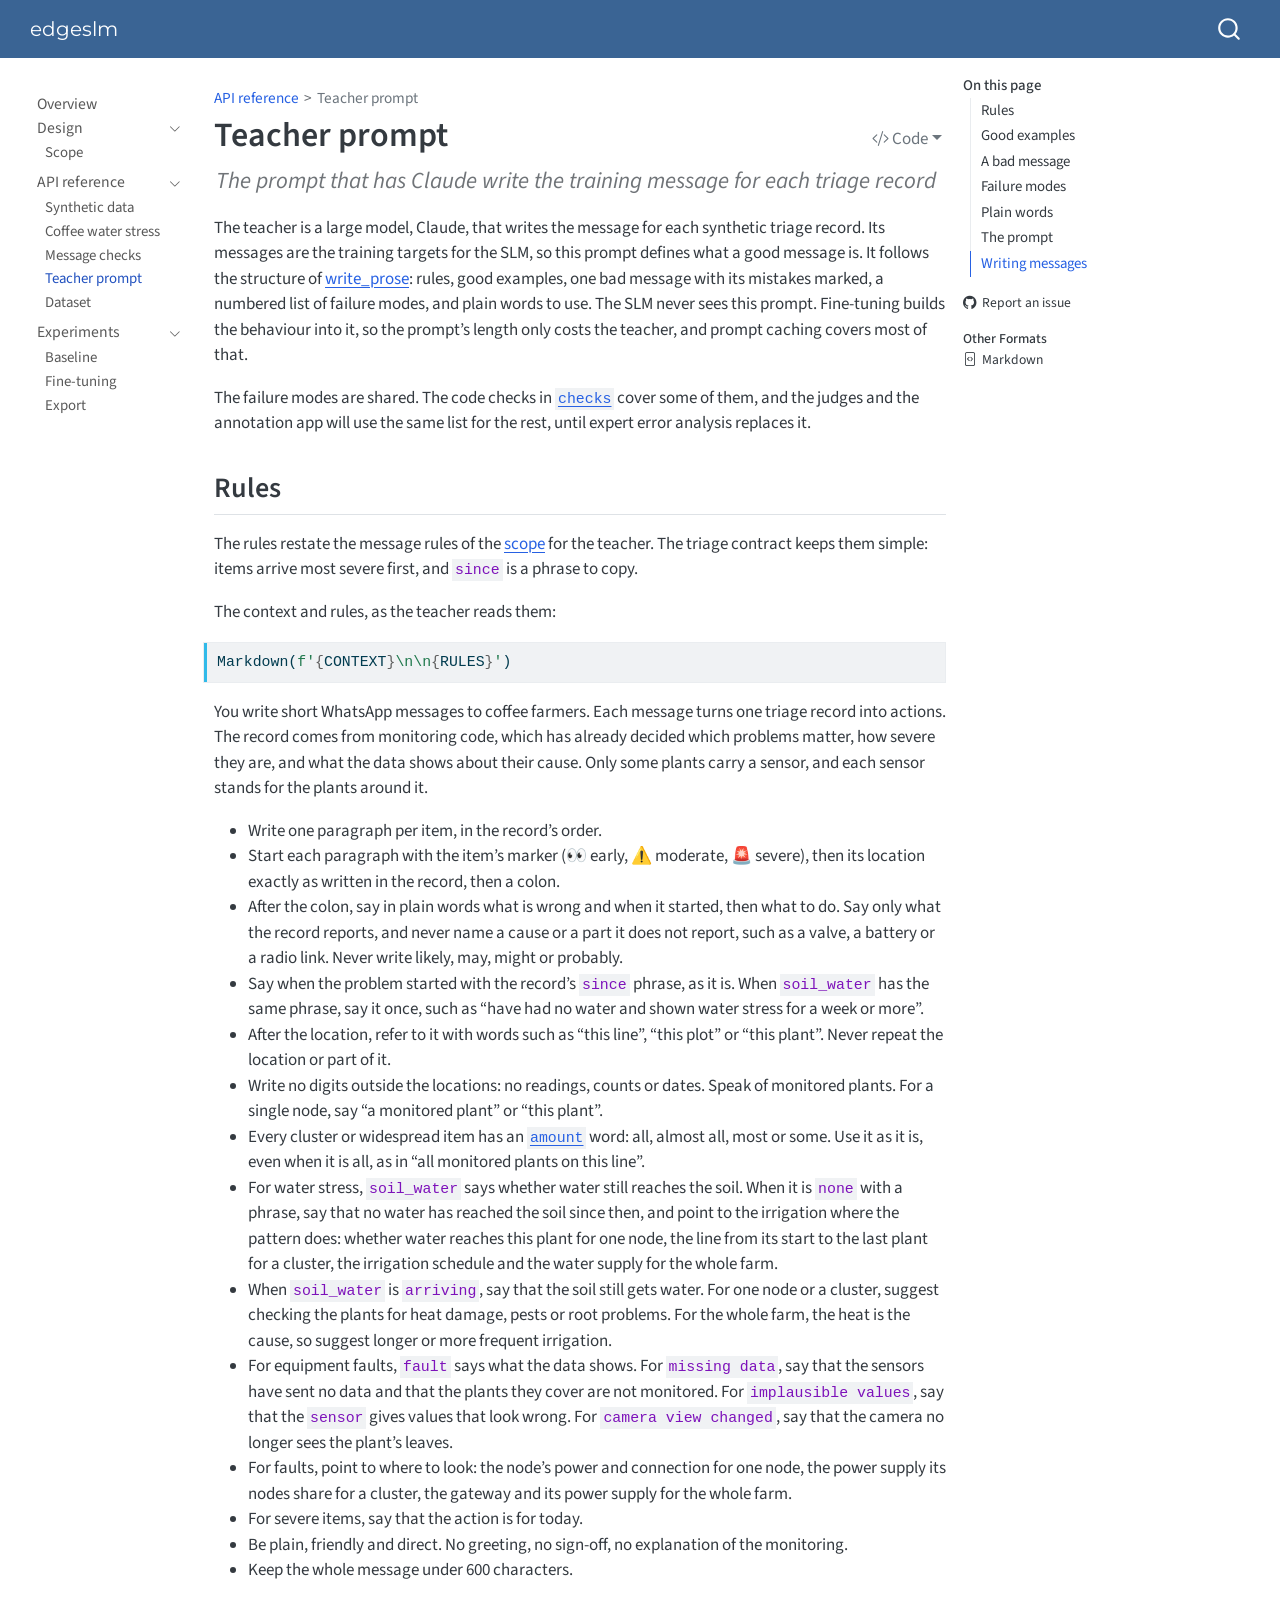
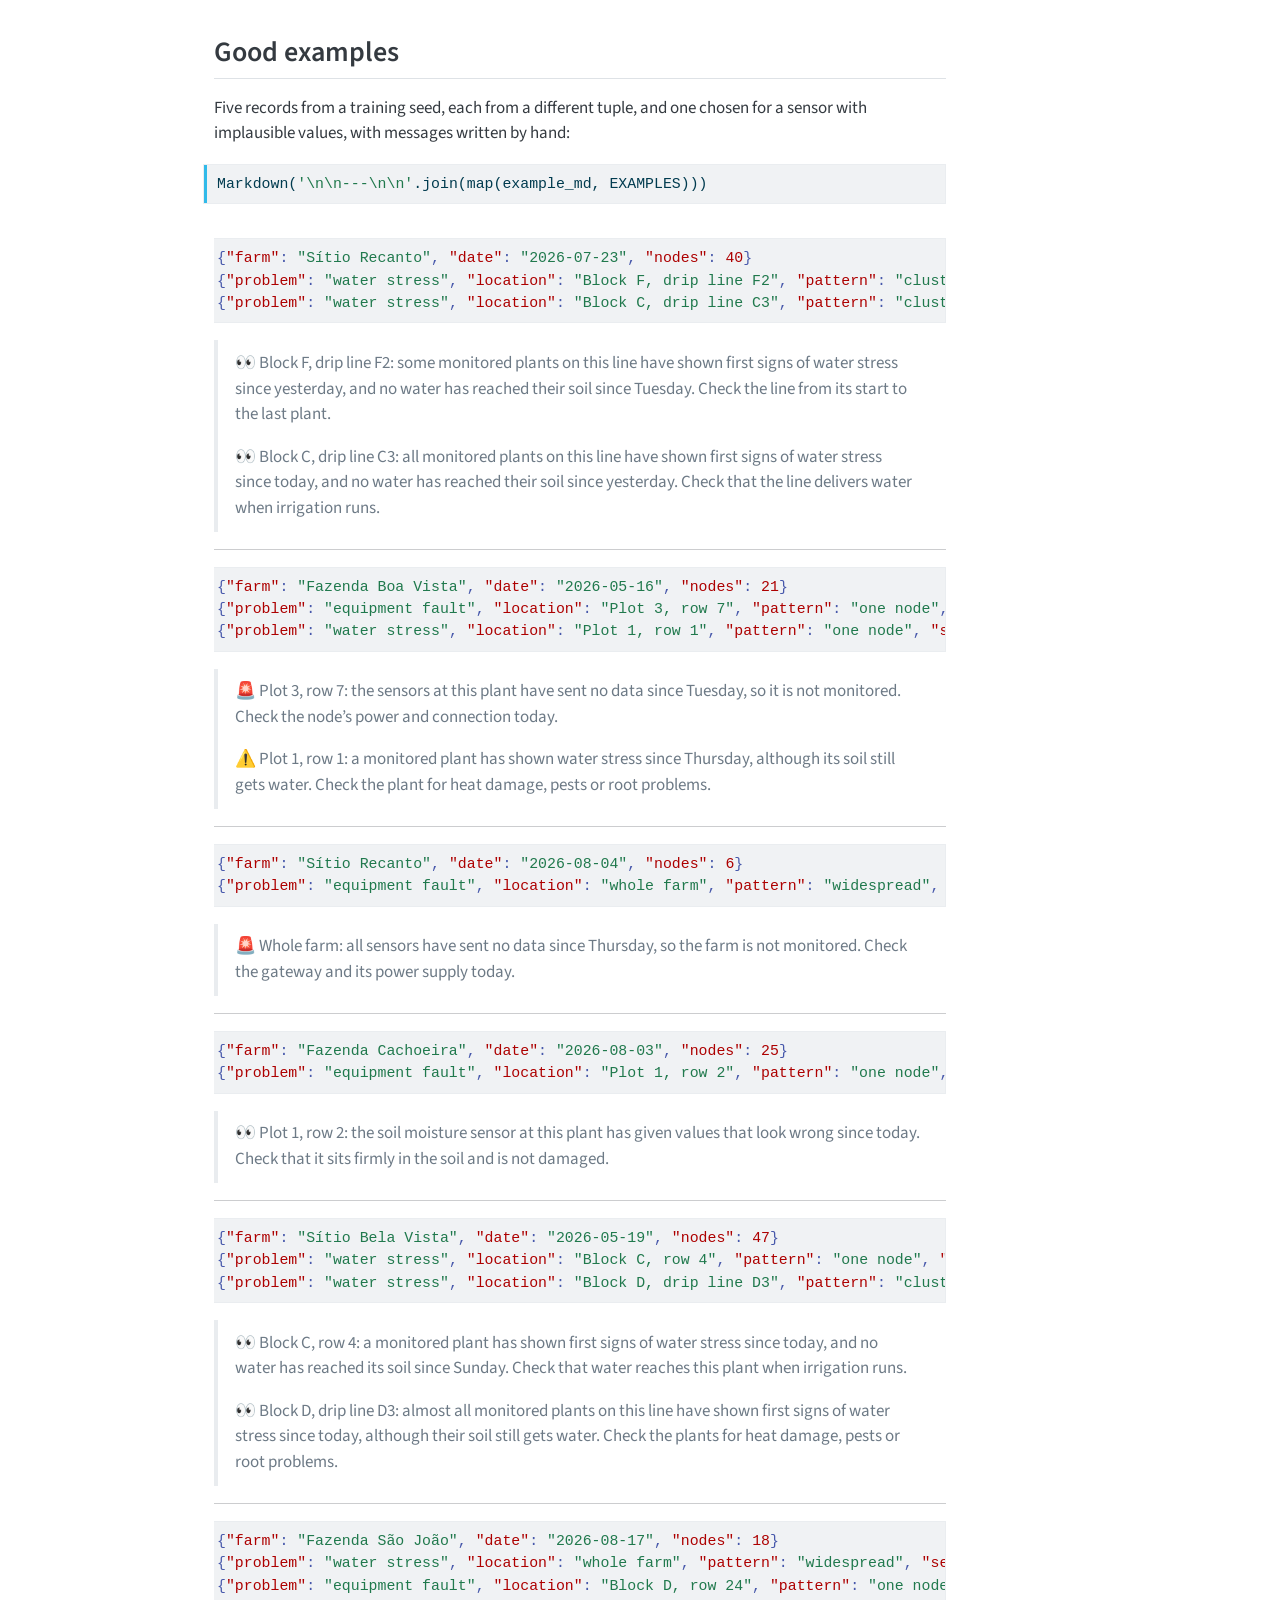
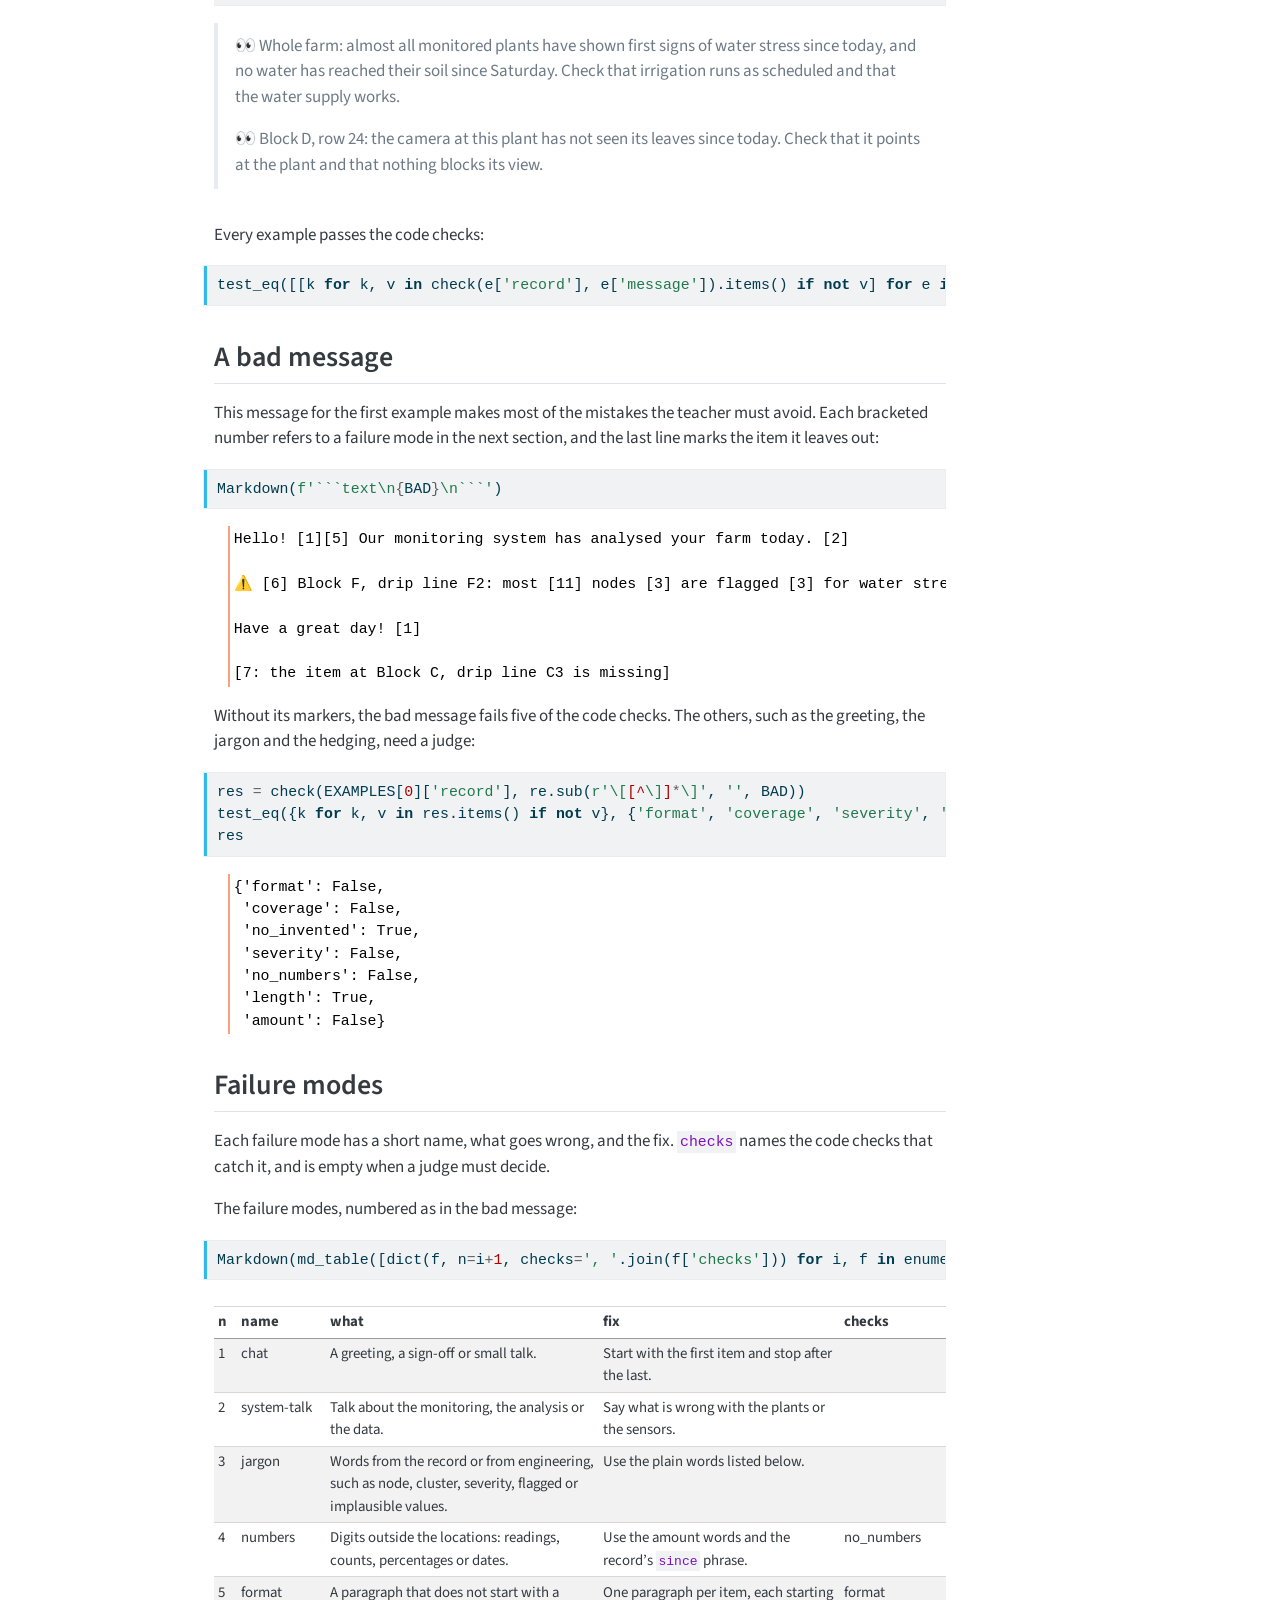
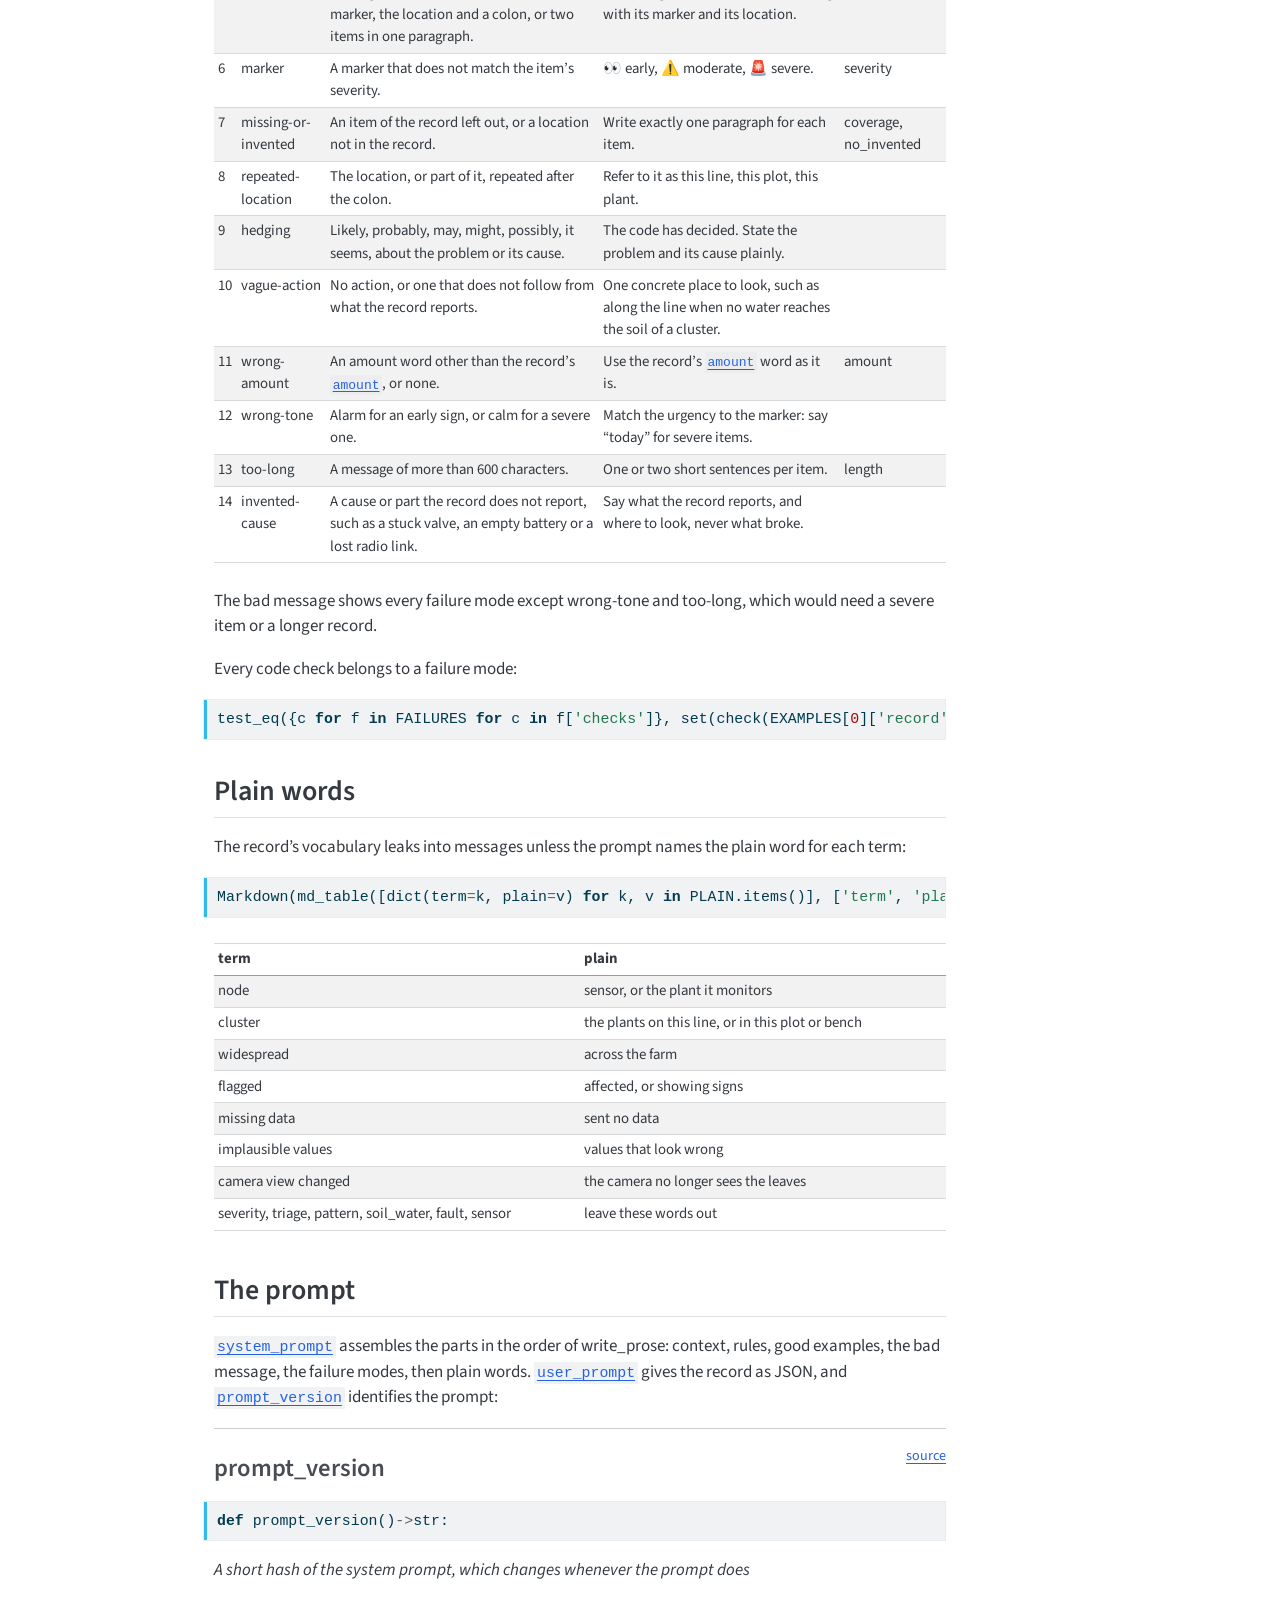
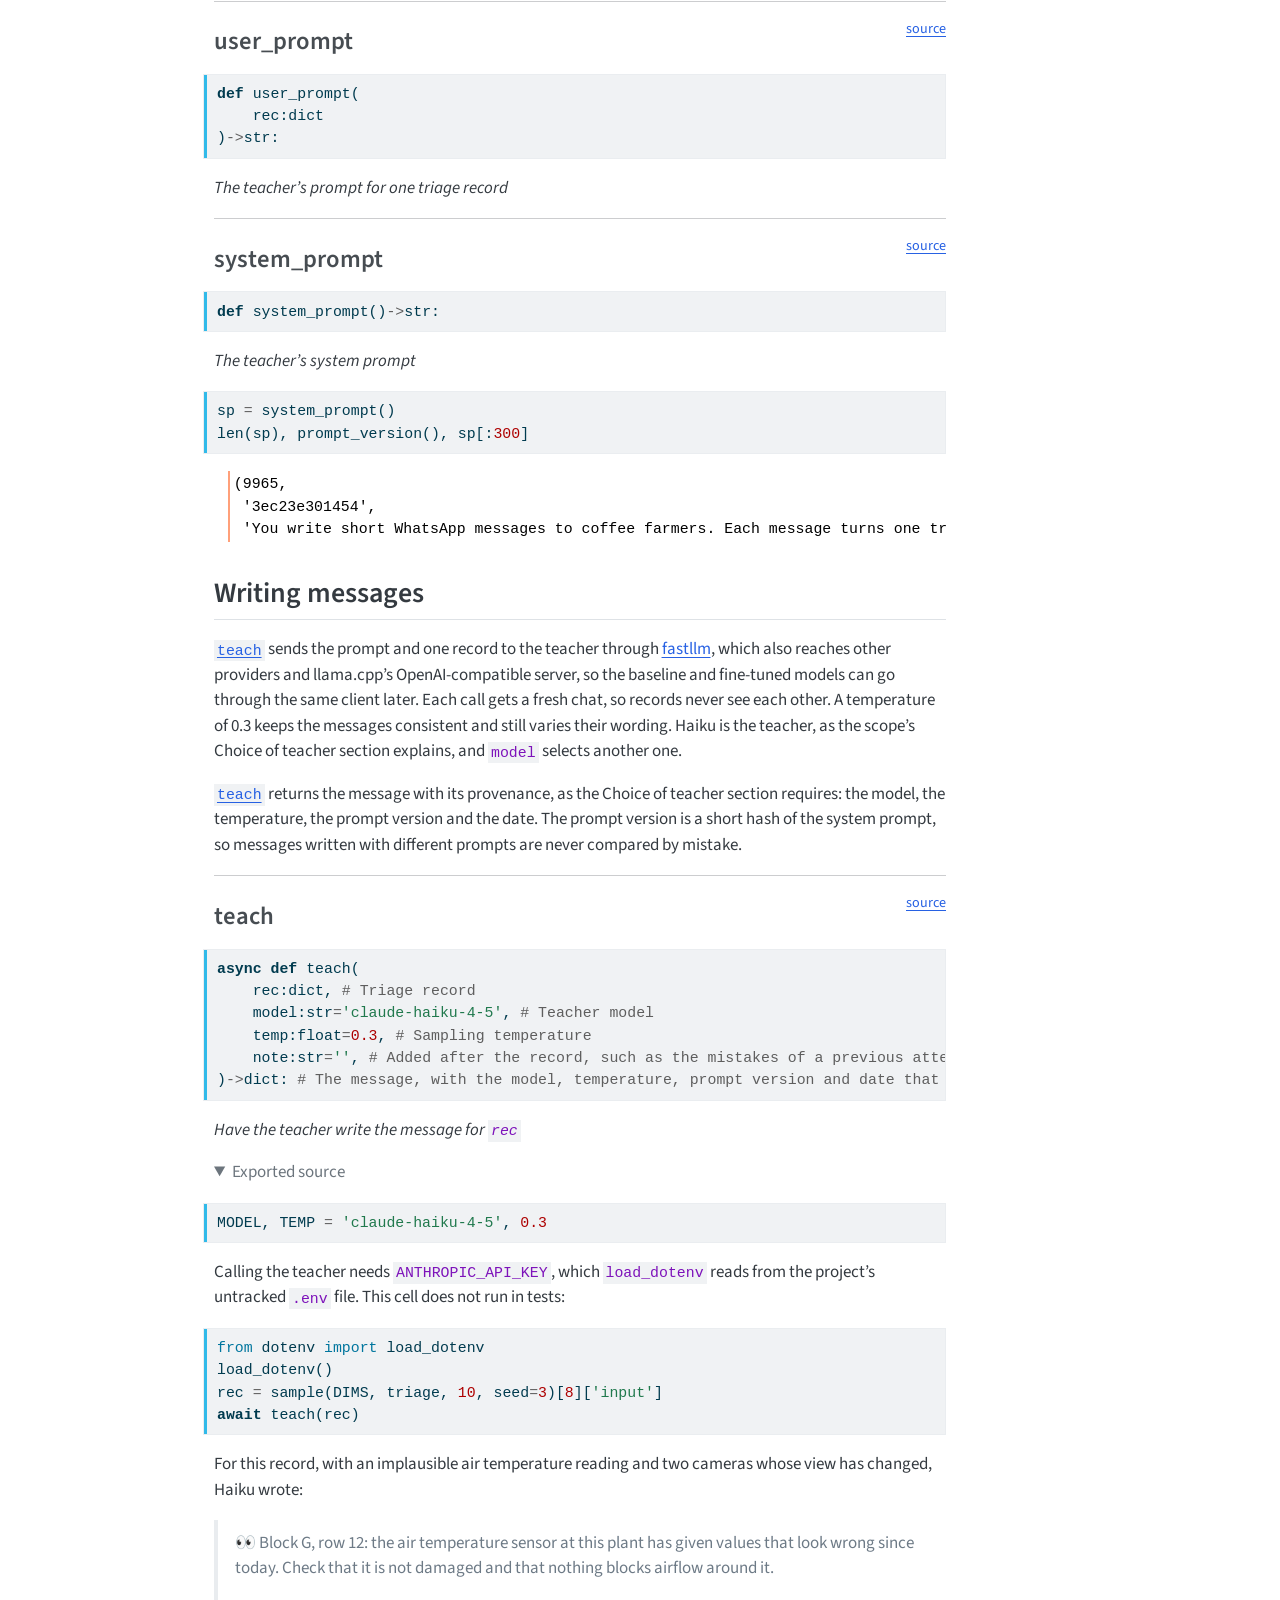
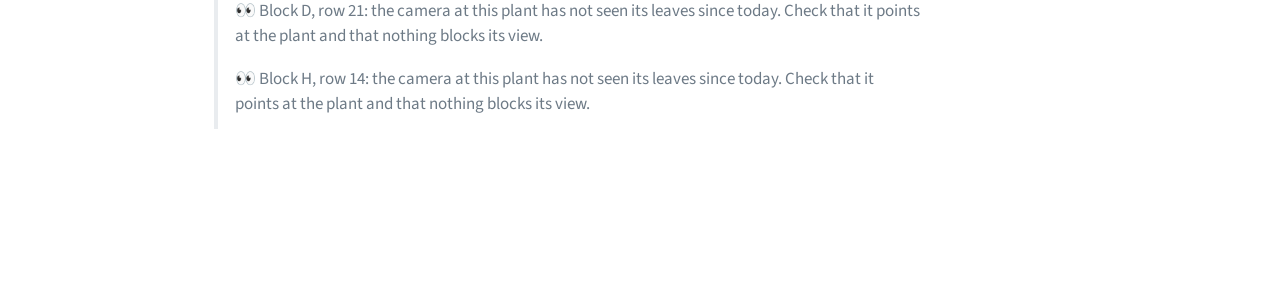
<file: teacher.html>
<!DOCTYPE html>
<html xmlns="http://www.w3.org/1999/xhtml" lang="en" xml:lang="en"><head>

<meta charset="utf-8">
<meta name="generator" content="quarto-1.10.20">

<meta name="viewport" content="width=device-width, initial-scale=1.0, user-scalable=yes">

<meta name="description" content="The prompt that has Claude write the training message for each triage record">

<title>Teacher prompt – edgeslm</title>
<style>
/* Default styles provided by pandoc.
** See https://pandoc.org/MANUAL.html#variables-for-html for config info.
*/
span.smallcaps{font-variant: small-caps;}
div.columns{display: flex; gap: 1.5em;}
div.column{flex: auto;}
@media screen {
div.columns{gap: min(4vw, 1.5em);}
div.column{overflow-x: auto;}
}
div.hanging-indent{margin-left: 1.5em; text-indent: -1.5em;}
ul.task-list{list-style: none;}
ul.task-list li input[type="checkbox"] {
  width: 0.8em;
  margin: 0 0.8em 0.2em -1em; /* quarto-specific, see https://github.com/quarto-dev/quarto-cli/issues/4556 */ 
  vertical-align: middle;
}
/* CSS for syntax highlighting */
html { -webkit-text-size-adjust: 100%; }
pre > code.sourceCode { white-space: pre; position: relative; }
pre > code.sourceCode > span { display: inline-block; line-height: 1.25; }
pre > code.sourceCode > span:empty { height: 1.2em; }
.sourceCode { overflow: visible; }
code.sourceCode > span { color: inherit; text-decoration: inherit; }
div.sourceCode { margin: 1em 0; }
pre.sourceCode { margin: 0; }
@media screen {
div.sourceCode { overflow: auto; }
}
@media print {
pre > code.sourceCode { white-space: pre-wrap; }
pre > code.sourceCode > span { text-indent: -5em; padding-left: 5em; }
}
pre.numberSource code
  { counter-reset: source-line 0; }
pre.numberSource code > span
  { position: relative; left: -4em; counter-increment: source-line; }
pre.numberSource code > span > a:first-child::before
  { content: counter(source-line);
    position: relative; left: -1em; text-align: right; vertical-align: baseline;
    border: none; display: inline-block;
    -webkit-touch-callout: none; -webkit-user-select: none;
    -khtml-user-select: none; -moz-user-select: none;
    -ms-user-select: none; user-select: none;
    padding: 0 4px; width: 4em;
  }
pre.numberSource { margin-left: 3em;  padding-left: 4px; }
div.sourceCode
  {   }
@media screen {
pre > code.sourceCode > span > a:first-child::before { text-decoration: underline; }
}
</style>


<script src="site_libs/quarto-nav/quarto-nav.js"></script>
<script src="site_libs/quarto-nav/headroom.min.js"></script>
<script src="site_libs/clipboard/clipboard.min.js"></script>
<script src="site_libs/quarto-search/autocomplete.umd.js"></script>
<script src="site_libs/quarto-search/fuse.min.js"></script>
<script src="site_libs/quarto-search/quarto-search.js"></script>
<meta name="quarto:offset" content="./">
<script src="site_libs/quarto-html/quarto.js" type="module"></script>
<script src="site_libs/quarto-html/tabsets/tabsets.js" type="module"></script>
<script src="site_libs/quarto-html/popper.min.js"></script>
<script src="site_libs/quarto-html/tippy.umd.min.js"></script>
<script src="site_libs/quarto-html/anchor.min.js"></script>
<link href="site_libs/quarto-html/tippy.css" rel="stylesheet">
<link href="site_libs/quarto-html/quarto-syntax-highlighting-17888a1159294d3eb470f19f6f52f5a5.css" rel="stylesheet" id="quarto-text-highlighting-styles">
<script src="site_libs/bootstrap/bootstrap.min.js"></script>
<link href="site_libs/bootstrap/bootstrap-icons.css" rel="stylesheet">
<link href="site_libs/bootstrap/bootstrap-4a0132d6516ed1437d66c2742ecec8d8.min.css" rel="stylesheet" append-hash="true" id="quarto-bootstrap" data-mode="light">
<script id="quarto-search-options" type="application/json">{
  "location": "navbar",
  "copy-button": false,
  "collapse-after": 3,
  "panel-placement": "end",
  "type": "overlay",
  "limit": 50,
  "keyboard-shortcut": [
    "f",
    "/",
    "s"
  ],
  "show-item-context": false,
  "language": {
    "search-no-results-text": "No results",
    "search-matching-documents-text": "matching documents",
    "search-copy-link-title": "Copy link to search",
    "search-hide-matches-text": "Hide additional matches",
    "search-more-match-text": "more match in this document",
    "search-more-matches-text": "more matches in this document",
    "search-clear-button-title": "Clear",
    "search-text-placeholder": "",
    "search-detached-cancel-button-title": "Cancel",
    "search-submit-button-title": "Submit",
    "search-label": "Search"
  }
}</script>


<link rel="stylesheet" href="styles.css">
<meta property="og:title" content="Teacher prompt – edgeslm">
<meta property="og:description" content="The prompt that has Claude write the training message for each triage record">
<meta property="og:site_name" content="edgeslm">
<meta name="twitter:title" content="Teacher prompt – edgeslm">
<meta name="twitter:description" content="The prompt that has Claude write the training message for each triage record">
<meta name="twitter:card" content="summary">
</head>

<body class="nav-sidebar floating nav-fixed quarto-light">

<div id="quarto-search-results"></div>
  <header id="quarto-header" class="headroom fixed-top">
    <nav class="navbar navbar-expand-lg " data-bs-theme="dark">
      <div class="navbar-container container-fluid">
      <div class="navbar-brand-container mx-auto">
    <a class="navbar-brand" href="./index.html">
    <span class="navbar-title">edgeslm</span>
    </a>
  </div>
        <div class="quarto-navbar-tools tools-end">
</div>
          <div id="quarto-search" class="" title="Search"></div>
      </div> <!-- /container-fluid -->
    </nav>
  <nav class="quarto-secondary-nav">
    <div class="container-fluid d-flex">
      <button type="button" class="quarto-btn-toggle btn" data-bs-toggle="collapse" role="button" data-bs-target=".quarto-sidebar-collapse-item" aria-controls="quarto-sidebar" aria-expanded="false" aria-label="Toggle sidebar navigation" onclick="if (window.quartoToggleHeadroom) { window.quartoToggleHeadroom(); }">
        <i class="bi bi-layout-text-sidebar-reverse"></i>
      </button>
        <nav class="quarto-page-breadcrumbs" aria-label="breadcrumb"><ol class="breadcrumb"><li class="breadcrumb-item"><a href="./synth.html">API reference</a></li><li class="breadcrumb-item"><a href="./teacher.html">Teacher prompt</a></li></ol></nav>
        <a class="flex-grow-1" role="navigation" data-bs-toggle="collapse" data-bs-target=".quarto-sidebar-collapse-item" aria-controls="quarto-sidebar" aria-expanded="false" aria-label="Toggle sidebar navigation" onclick="if (window.quartoToggleHeadroom) { window.quartoToggleHeadroom(); }">      
        </a>
    </div>
  </nav>
</header>
<!-- content -->
<div id="quarto-content" class="quarto-container page-columns page-rows-contents page-layout-article page-navbar">
<!-- sidebar -->
  <nav id="quarto-sidebar" class="sidebar collapse collapse-horizontal quarto-sidebar-collapse-item sidebar-navigation floating overflow-auto">
    <div class="sidebar-menu-container"> 
    <ul class="list-unstyled mt-1">
        <li class="sidebar-item">
  <div class="sidebar-item-container"> 
  <a href="./index.html" class="sidebar-item-text sidebar-link">
 <span class="menu-text">Overview</span></a>
  </div>
</li>
        <li class="sidebar-item sidebar-item-section">
      <div class="sidebar-item-container"> 
            <a class="sidebar-item-text sidebar-link text-start" data-bs-toggle="collapse" data-bs-target="#quarto-sidebar-section-1" role="navigation" aria-expanded="true">
 <span class="menu-text">Design</span></a>
          <a class="sidebar-item-toggle text-start" data-bs-toggle="collapse" data-bs-target="#quarto-sidebar-section-1" role="navigation" aria-expanded="true" aria-label="Toggle section">
            <i class="bi bi-chevron-right ms-2"></i>
          </a> 
      </div>
      <ul id="quarto-sidebar-section-1" class="collapse list-unstyled sidebar-section depth1 show">  
          <li class="sidebar-item">
  <div class="sidebar-item-container"> 
  <a href="./design/scope.html" class="sidebar-item-text sidebar-link">
 <span class="menu-text">Scope</span></a>
  </div>
</li>
      </ul>
  </li>
        <li class="sidebar-item sidebar-item-section">
      <div class="sidebar-item-container"> 
            <a class="sidebar-item-text sidebar-link text-start" data-bs-toggle="collapse" data-bs-target="#quarto-sidebar-section-2" role="navigation" aria-expanded="true">
 <span class="menu-text">API reference</span></a>
          <a class="sidebar-item-toggle text-start" data-bs-toggle="collapse" data-bs-target="#quarto-sidebar-section-2" role="navigation" aria-expanded="true" aria-label="Toggle section">
            <i class="bi bi-chevron-right ms-2"></i>
          </a> 
      </div>
      <ul id="quarto-sidebar-section-2" class="collapse list-unstyled sidebar-section depth1 show">  
          <li class="sidebar-item">
  <div class="sidebar-item-container"> 
  <a href="./synth.html" class="sidebar-item-text sidebar-link">
 <span class="menu-text">Synthetic data</span></a>
  </div>
</li>
          <li class="sidebar-item">
  <div class="sidebar-item-container"> 
  <a href="./coffee.html" class="sidebar-item-text sidebar-link">
 <span class="menu-text">Coffee water stress</span></a>
  </div>
</li>
          <li class="sidebar-item">
  <div class="sidebar-item-container"> 
  <a href="./checks.html" class="sidebar-item-text sidebar-link">
 <span class="menu-text">Message checks</span></a>
  </div>
</li>
          <li class="sidebar-item">
  <div class="sidebar-item-container"> 
  <a href="./teacher.html" class="sidebar-item-text sidebar-link active">
 <span class="menu-text">Teacher prompt</span></a>
  </div>
</li>
          <li class="sidebar-item">
  <div class="sidebar-item-container"> 
  <a href="./dataset.html" class="sidebar-item-text sidebar-link">
 <span class="menu-text">Dataset</span></a>
  </div>
</li>
      </ul>
  </li>
        <li class="sidebar-item sidebar-item-section">
      <div class="sidebar-item-container"> 
            <a class="sidebar-item-text sidebar-link text-start" data-bs-toggle="collapse" data-bs-target="#quarto-sidebar-section-3" role="navigation" aria-expanded="true">
 <span class="menu-text">Experiments</span></a>
          <a class="sidebar-item-toggle text-start" data-bs-toggle="collapse" data-bs-target="#quarto-sidebar-section-3" role="navigation" aria-expanded="true" aria-label="Toggle section">
            <i class="bi bi-chevron-right ms-2"></i>
          </a> 
      </div>
      <ul id="quarto-sidebar-section-3" class="collapse list-unstyled sidebar-section depth1 show">  
          <li class="sidebar-item">
  <div class="sidebar-item-container"> 
  <a href="./baseline.html" class="sidebar-item-text sidebar-link">
 <span class="menu-text">Baseline</span></a>
  </div>
</li>
          <li class="sidebar-item">
  <div class="sidebar-item-container"> 
  <a href="./finetune.html" class="sidebar-item-text sidebar-link">
 <span class="menu-text">Fine-tuning</span></a>
  </div>
</li>
          <li class="sidebar-item">
  <div class="sidebar-item-container"> 
  <a href="./export.html" class="sidebar-item-text sidebar-link">
 <span class="menu-text">Export</span></a>
  </div>
</li>
      </ul>
  </li>
    </ul>
    </div>
</nav>
<div id="quarto-sidebar-glass" class="quarto-sidebar-collapse-item" data-bs-toggle="collapse" data-bs-target=".quarto-sidebar-collapse-item"></div>
<!-- margin-sidebar -->
    <div id="quarto-margin-sidebar" class="sidebar margin-sidebar">
        <nav id="TOC" role="doc-toc" class="toc-active">
    <h2 id="toc-title">On this page</h2>
   
  <ul>
  <li><a href="#rules" id="toc-rules" class="nav-link active" data-scroll-target="#rules">Rules</a></li>
  <li><a href="#good-examples" id="toc-good-examples" class="nav-link" data-scroll-target="#good-examples">Good examples</a></li>
  <li><a href="#a-bad-message" id="toc-a-bad-message" class="nav-link" data-scroll-target="#a-bad-message">A bad message</a></li>
  <li><a href="#failure-modes" id="toc-failure-modes" class="nav-link" data-scroll-target="#failure-modes">Failure modes</a></li>
  <li><a href="#plain-words" id="toc-plain-words" class="nav-link" data-scroll-target="#plain-words">Plain words</a></li>
  <li><a href="#the-prompt" id="toc-the-prompt" class="nav-link" data-scroll-target="#the-prompt">The prompt</a></li>
  <li><a href="#writing-messages" id="toc-writing-messages" class="nav-link" data-scroll-target="#writing-messages">Writing messages</a></li>
  </ul>
<div class="toc-actions"><ul><li><a href="https://github.com/franckalbinet/edgeslm/issues/new" class="toc-action"><i class="bi bi-github"></i>Report an issue</a></li></ul></div><div class="quarto-alternate-formats"><h2>Other Formats</h2><ul><li><a href="teacher.html.md"><i class="bi bi-file-code"></i>Markdown</a></li></ul></div></nav>
    </div>
<!-- main -->
<main class="content" id="quarto-document-content">

<header id="title-block-header" class="quarto-title-block default"><nav class="quarto-page-breadcrumbs quarto-title-breadcrumbs d-none d-lg-block" aria-label="breadcrumb"><ol class="breadcrumb"><li class="breadcrumb-item"><a href="./synth.html">API reference</a></li><li class="breadcrumb-item"><a href="./teacher.html">Teacher prompt</a></li></ol></nav>
<div class="quarto-title">
<div class="quarto-title-block"><div><h1 class="title">Teacher prompt</h1><button type="button" class="btn code-tools-button dropdown-toggle" id="quarto-code-tools-menu" data-bs-toggle="dropdown" aria-expanded="false"><i class="bi"></i> Code</button><ul class="dropdown-menu dropdown-menu-end" aria-labelelledby="quarto-code-tools-menu"><li><a id="quarto-show-all-code" class="dropdown-item" href="javascript:void(0)" role="button">Show All Code</a></li><li><a id="quarto-hide-all-code" class="dropdown-item" href="javascript:void(0)" role="button">Hide All Code</a></li></ul></div></div>
</div>

<div>
  <div class="description">
    The prompt that has Claude write the training message for each triage record
  </div>
</div>


<div class="quarto-title-meta">

    
  
    
  </div>
  


</header>


<!-- WARNING: THIS FILE WAS AUTOGENERATED! DO NOT EDIT! -->
<p>The teacher is a large model, Claude, that writes the message for each synthetic triage record. Its messages are the training targets for the SLM, so this prompt defines what a good message is. It follows the structure of <a href="https://github.com/AnswerDotAI/aai-coding/blob/main/aai_coding/write_prose.py">write_prose</a>: rules, good examples, one bad message with its mistakes marked, a numbered list of failure modes, and plain words to use. The SLM never sees this prompt. Fine-tuning builds the behaviour into it, so the prompt’s length only costs the teacher, and prompt caching covers most of that.</p>
<p>The failure modes are shared. The code checks in <a href="./checks.html"><code>checks</code></a> cover some of them, and the judges and the annotation app will use the same list for the rest, until expert error analysis replaces it.</p>
<section id="rules" class="level2">
<h2 class="anchored" data-anchor-id="rules">Rules</h2>
<p>The rules restate the message rules of the <a href="./design/scope.html">scope</a> for the teacher. The triage contract keeps them simple: items arrive most severe first, and <code>since</code> is a phrase to copy.</p>
<p>The context and rules, as the teacher reads them:</p>
<div id="8a8b229f" class="cell">
<div class="code-copy-outer-scaffold"><div class="sourceCode cell-code" id="cb1"><pre class="sourceCode python code-with-copy"><code class="sourceCode python"><span id="cb1-1"><a href="#cb1-1" aria-hidden="true" tabindex="-1"></a>Markdown(<span class="ss">f'</span><span class="sc">{</span>CONTEXT<span class="sc">}</span><span class="ch">\n\n</span><span class="sc">{</span>RULES<span class="sc">}</span><span class="ss">'</span>)</span></code></pre></div><button title="Copy to Clipboard" class="code-copy-button"><i class="bi"></i></button></div>
<div class="cell-output cell-output-display cell-output-markdown">
<p>You write short WhatsApp messages to coffee farmers. Each message turns one triage record into actions. The record comes from monitoring code, which has already decided which problems matter, how severe they are, and what the data shows about their cause. Only some plants carry a sensor, and each sensor stands for the plants around it.</p>
<ul>
<li>Write one paragraph per item, in the record’s order.</li>
<li>Start each paragraph with the item’s marker (👀 early, ⚠️ moderate, 🚨 severe), then its location exactly as written in the record, then a colon.</li>
<li>After the colon, say in plain words what is wrong and when it started, then what to do. Say only what the record reports, and never name a cause or a part it does not report, such as a valve, a battery or a radio link. Never write likely, may, might or probably.</li>
<li>Say when the problem started with the record’s <code>since</code> phrase, as it is. When <code>soil_water</code> has the same phrase, say it once, such as “have had no water and shown water stress for a week or more”.</li>
<li>After the location, refer to it with words such as “this line”, “this plot” or “this plant”. Never repeat the location or part of it.</li>
<li>Write no digits outside the locations: no readings, counts or dates. Speak of monitored plants. For a single node, say “a monitored plant” or “this plant”.</li>
<li>Every cluster or widespread item has an <a href="https://franckalbinet.github.io/edgeslm/coffee.html#amount"><code>amount</code></a> word: all, almost all, most or some. Use it as it is, even when it is all, as in “all monitored plants on this line”.</li>
<li>For water stress, <code>soil_water</code> says whether water still reaches the soil. When it is <code>none</code> with a phrase, say that no water has reached the soil since then, and point to the irrigation where the pattern does: whether water reaches this plant for one node, the line from its start to the last plant for a cluster, the irrigation schedule and the water supply for the whole farm.</li>
<li>When <code>soil_water</code> is <code>arriving</code>, say that the soil still gets water. For one node or a cluster, suggest checking the plants for heat damage, pests or root problems. For the whole farm, the heat is the cause, so suggest longer or more frequent irrigation.</li>
<li>For equipment faults, <code>fault</code> says what the data shows. For <code>missing data</code>, say that the sensors have sent no data and that the plants they cover are not monitored. For <code>implausible values</code>, say that the <code>sensor</code> gives values that look wrong. For <code>camera view changed</code>, say that the camera no longer sees the plant’s leaves.</li>
<li>For faults, point to where to look: the node’s power and connection for one node, the power supply its nodes share for a cluster, the gateway and its power supply for the whole farm.</li>
<li>For severe items, say that the action is for today.</li>
<li>Be plain, friendly and direct. No greeting, no sign-off, no explanation of the monitoring.</li>
<li>Keep the whole message under 600 characters.</li>
</ul>
</div>
</div>
</section>
<section id="good-examples" class="level2">
<h2 class="anchored" data-anchor-id="good-examples">Good examples</h2>
<p>Five records from a training seed, each from a different tuple, and one chosen for a sensor with implausible values, with messages written by hand:</p>
<div id="6f9ee6df" class="cell">
<div class="code-copy-outer-scaffold"><div class="sourceCode cell-code" id="cb2"><pre class="sourceCode python code-with-copy"><code class="sourceCode python"><span id="cb2-1"><a href="#cb2-1" aria-hidden="true" tabindex="-1"></a>Markdown(<span class="st">'</span><span class="ch">\n\n</span><span class="st">---</span><span class="ch">\n\n</span><span class="st">'</span>.join(<span class="bu">map</span>(example_md, EXAMPLES)))</span></code></pre></div><button title="Copy to Clipboard" class="code-copy-button"><i class="bi"></i></button></div>
<div class="cell-output cell-output-display cell-output-markdown">
<div class="code-copy-outer-scaffold"><div class="sourceCode" id="cb3"><pre class="sourceCode json code-with-copy"><code class="sourceCode json"><span id="cb3-1"><a href="#cb3-1" aria-hidden="true" tabindex="-1"></a><span class="fu">{</span><span class="dt">"farm"</span><span class="fu">:</span> <span class="st">"Sítio Recanto"</span><span class="fu">,</span> <span class="dt">"date"</span><span class="fu">:</span> <span class="st">"2026-07-23"</span><span class="fu">,</span> <span class="dt">"nodes"</span><span class="fu">:</span> <span class="dv">40</span><span class="fu">}</span></span>
<span id="cb3-2"><a href="#cb3-2" aria-hidden="true" tabindex="-1"></a><span class="fu">{</span><span class="dt">"problem"</span><span class="fu">:</span> <span class="st">"water stress"</span><span class="fu">,</span> <span class="dt">"location"</span><span class="fu">:</span> <span class="st">"Block F, drip line F2"</span><span class="fu">,</span> <span class="dt">"pattern"</span><span class="fu">:</span> <span class="st">"cluster"</span><span class="fu">,</span> <span class="dt">"severity"</span><span class="fu">:</span> <span class="st">"early"</span><span class="fu">,</span> <span class="dt">"since"</span><span class="fu">:</span> <span class="st">"since yesterday"</span><span class="fu">,</span> <span class="dt">"soil_water"</span><span class="fu">:</span> <span class="st">"none since Tuesday"</span><span class="fu">,</span> <span class="dt">"nodes_flagged"</span><span class="fu">:</span> <span class="dv">3</span><span class="fu">,</span> <span class="dt">"nodes_in_group"</span><span class="fu">:</span> <span class="dv">6</span><span class="fu">,</span> <span class="dt">"amount"</span><span class="fu">:</span> <span class="st">"some"</span><span class="fu">}</span></span>
<span id="cb3-3"><a href="#cb3-3" aria-hidden="true" tabindex="-1"></a><span class="fu">{</span><span class="dt">"problem"</span><span class="fu">:</span> <span class="st">"water stress"</span><span class="fu">,</span> <span class="dt">"location"</span><span class="fu">:</span> <span class="st">"Block C, drip line C3"</span><span class="fu">,</span> <span class="dt">"pattern"</span><span class="fu">:</span> <span class="st">"cluster"</span><span class="fu">,</span> <span class="dt">"severity"</span><span class="fu">:</span> <span class="st">"early"</span><span class="fu">,</span> <span class="dt">"since"</span><span class="fu">:</span> <span class="st">"since today"</span><span class="fu">,</span> <span class="dt">"soil_water"</span><span class="fu">:</span> <span class="st">"none since yesterday"</span><span class="fu">,</span> <span class="dt">"nodes_flagged"</span><span class="fu">:</span> <span class="dv">7</span><span class="fu">,</span> <span class="dt">"nodes_in_group"</span><span class="fu">:</span> <span class="dv">7</span><span class="fu">,</span> <span class="dt">"amount"</span><span class="fu">:</span> <span class="st">"all"</span><span class="fu">}</span></span></code></pre></div><button title="Copy to Clipboard" class="code-copy-button"><i class="bi"></i></button></div>
<blockquote class="blockquote">
<p>👀 Block F, drip line F2: some monitored plants on this line have shown first signs of water stress since yesterday, and no water has reached their soil since Tuesday. Check the line from its start to the last plant.</p>
<p>👀 Block C, drip line C3: all monitored plants on this line have shown first signs of water stress since today, and no water has reached their soil since yesterday. Check that the line delivers water when irrigation runs.</p>
</blockquote>
<hr>
<div class="code-copy-outer-scaffold"><div class="sourceCode" id="cb4"><pre class="sourceCode json code-with-copy"><code class="sourceCode json"><span id="cb4-1"><a href="#cb4-1" aria-hidden="true" tabindex="-1"></a><span class="fu">{</span><span class="dt">"farm"</span><span class="fu">:</span> <span class="st">"Fazenda Boa Vista"</span><span class="fu">,</span> <span class="dt">"date"</span><span class="fu">:</span> <span class="st">"2026-05-16"</span><span class="fu">,</span> <span class="dt">"nodes"</span><span class="fu">:</span> <span class="dv">21</span><span class="fu">}</span></span>
<span id="cb4-2"><a href="#cb4-2" aria-hidden="true" tabindex="-1"></a><span class="fu">{</span><span class="dt">"problem"</span><span class="fu">:</span> <span class="st">"equipment fault"</span><span class="fu">,</span> <span class="dt">"location"</span><span class="fu">:</span> <span class="st">"Plot 3, row 7"</span><span class="fu">,</span> <span class="dt">"pattern"</span><span class="fu">:</span> <span class="st">"one node"</span><span class="fu">,</span> <span class="dt">"severity"</span><span class="fu">:</span> <span class="st">"severe"</span><span class="fu">,</span> <span class="dt">"since"</span><span class="fu">:</span> <span class="st">"since Tuesday"</span><span class="fu">,</span> <span class="dt">"fault"</span><span class="fu">:</span> <span class="st">"missing data"</span><span class="fu">}</span></span>
<span id="cb4-3"><a href="#cb4-3" aria-hidden="true" tabindex="-1"></a><span class="fu">{</span><span class="dt">"problem"</span><span class="fu">:</span> <span class="st">"water stress"</span><span class="fu">,</span> <span class="dt">"location"</span><span class="fu">:</span> <span class="st">"Plot 1, row 1"</span><span class="fu">,</span> <span class="dt">"pattern"</span><span class="fu">:</span> <span class="st">"one node"</span><span class="fu">,</span> <span class="dt">"severity"</span><span class="fu">:</span> <span class="st">"moderate"</span><span class="fu">,</span> <span class="dt">"since"</span><span class="fu">:</span> <span class="st">"since Thursday"</span><span class="fu">,</span> <span class="dt">"soil_water"</span><span class="fu">:</span> <span class="st">"arriving"</span><span class="fu">}</span></span></code></pre></div><button title="Copy to Clipboard" class="code-copy-button"><i class="bi"></i></button></div>
<blockquote class="blockquote">
<p>🚨 Plot 3, row 7: the sensors at this plant have sent no data since Tuesday, so it is not monitored. Check the node’s power and connection today.</p>
<p>⚠️ Plot 1, row 1: a monitored plant has shown water stress since Thursday, although its soil still gets water. Check the plant for heat damage, pests or root problems.</p>
</blockquote>
<hr>
<div class="code-copy-outer-scaffold"><div class="sourceCode" id="cb5"><pre class="sourceCode json code-with-copy"><code class="sourceCode json"><span id="cb5-1"><a href="#cb5-1" aria-hidden="true" tabindex="-1"></a><span class="fu">{</span><span class="dt">"farm"</span><span class="fu">:</span> <span class="st">"Sítio Recanto"</span><span class="fu">,</span> <span class="dt">"date"</span><span class="fu">:</span> <span class="st">"2026-08-04"</span><span class="fu">,</span> <span class="dt">"nodes"</span><span class="fu">:</span> <span class="dv">6</span><span class="fu">}</span></span>
<span id="cb5-2"><a href="#cb5-2" aria-hidden="true" tabindex="-1"></a><span class="fu">{</span><span class="dt">"problem"</span><span class="fu">:</span> <span class="st">"equipment fault"</span><span class="fu">,</span> <span class="dt">"location"</span><span class="fu">:</span> <span class="st">"whole farm"</span><span class="fu">,</span> <span class="dt">"pattern"</span><span class="fu">:</span> <span class="st">"widespread"</span><span class="fu">,</span> <span class="dt">"severity"</span><span class="fu">:</span> <span class="st">"severe"</span><span class="fu">,</span> <span class="dt">"since"</span><span class="fu">:</span> <span class="st">"since Thursday"</span><span class="fu">,</span> <span class="dt">"fault"</span><span class="fu">:</span> <span class="st">"missing data"</span><span class="fu">,</span> <span class="dt">"nodes_flagged"</span><span class="fu">:</span> <span class="dv">6</span><span class="fu">,</span> <span class="dt">"nodes_in_group"</span><span class="fu">:</span> <span class="dv">6</span><span class="fu">,</span> <span class="dt">"amount"</span><span class="fu">:</span> <span class="st">"all"</span><span class="fu">}</span></span></code></pre></div><button title="Copy to Clipboard" class="code-copy-button"><i class="bi"></i></button></div>
<blockquote class="blockquote">
<p>🚨 Whole farm: all sensors have sent no data since Thursday, so the farm is not monitored. Check the gateway and its power supply today.</p>
</blockquote>
<hr>
<div class="code-copy-outer-scaffold"><div class="sourceCode" id="cb6"><pre class="sourceCode json code-with-copy"><code class="sourceCode json"><span id="cb6-1"><a href="#cb6-1" aria-hidden="true" tabindex="-1"></a><span class="fu">{</span><span class="dt">"farm"</span><span class="fu">:</span> <span class="st">"Fazenda Cachoeira"</span><span class="fu">,</span> <span class="dt">"date"</span><span class="fu">:</span> <span class="st">"2026-08-03"</span><span class="fu">,</span> <span class="dt">"nodes"</span><span class="fu">:</span> <span class="dv">25</span><span class="fu">}</span></span>
<span id="cb6-2"><a href="#cb6-2" aria-hidden="true" tabindex="-1"></a><span class="fu">{</span><span class="dt">"problem"</span><span class="fu">:</span> <span class="st">"equipment fault"</span><span class="fu">,</span> <span class="dt">"location"</span><span class="fu">:</span> <span class="st">"Plot 1, row 2"</span><span class="fu">,</span> <span class="dt">"pattern"</span><span class="fu">:</span> <span class="st">"one node"</span><span class="fu">,</span> <span class="dt">"severity"</span><span class="fu">:</span> <span class="st">"early"</span><span class="fu">,</span> <span class="dt">"since"</span><span class="fu">:</span> <span class="st">"since today"</span><span class="fu">,</span> <span class="dt">"fault"</span><span class="fu">:</span> <span class="st">"implausible values"</span><span class="fu">,</span> <span class="dt">"sensor"</span><span class="fu">:</span> <span class="st">"soil moisture"</span><span class="fu">}</span></span></code></pre></div><button title="Copy to Clipboard" class="code-copy-button"><i class="bi"></i></button></div>
<blockquote class="blockquote">
<p>👀 Plot 1, row 2: the soil moisture sensor at this plant has given values that look wrong since today. Check that it sits firmly in the soil and is not damaged.</p>
</blockquote>
<hr>
<div class="code-copy-outer-scaffold"><div class="sourceCode" id="cb7"><pre class="sourceCode json code-with-copy"><code class="sourceCode json"><span id="cb7-1"><a href="#cb7-1" aria-hidden="true" tabindex="-1"></a><span class="fu">{</span><span class="dt">"farm"</span><span class="fu">:</span> <span class="st">"Sítio Bela Vista"</span><span class="fu">,</span> <span class="dt">"date"</span><span class="fu">:</span> <span class="st">"2026-05-19"</span><span class="fu">,</span> <span class="dt">"nodes"</span><span class="fu">:</span> <span class="dv">47</span><span class="fu">}</span></span>
<span id="cb7-2"><a href="#cb7-2" aria-hidden="true" tabindex="-1"></a><span class="fu">{</span><span class="dt">"problem"</span><span class="fu">:</span> <span class="st">"water stress"</span><span class="fu">,</span> <span class="dt">"location"</span><span class="fu">:</span> <span class="st">"Block C, row 4"</span><span class="fu">,</span> <span class="dt">"pattern"</span><span class="fu">:</span> <span class="st">"one node"</span><span class="fu">,</span> <span class="dt">"severity"</span><span class="fu">:</span> <span class="st">"early"</span><span class="fu">,</span> <span class="dt">"since"</span><span class="fu">:</span> <span class="st">"since today"</span><span class="fu">,</span> <span class="dt">"soil_water"</span><span class="fu">:</span> <span class="st">"none since Sunday"</span><span class="fu">}</span></span>
<span id="cb7-3"><a href="#cb7-3" aria-hidden="true" tabindex="-1"></a><span class="fu">{</span><span class="dt">"problem"</span><span class="fu">:</span> <span class="st">"water stress"</span><span class="fu">,</span> <span class="dt">"location"</span><span class="fu">:</span> <span class="st">"Block D, drip line D3"</span><span class="fu">,</span> <span class="dt">"pattern"</span><span class="fu">:</span> <span class="st">"cluster"</span><span class="fu">,</span> <span class="dt">"severity"</span><span class="fu">:</span> <span class="st">"early"</span><span class="fu">,</span> <span class="dt">"since"</span><span class="fu">:</span> <span class="st">"since today"</span><span class="fu">,</span> <span class="dt">"soil_water"</span><span class="fu">:</span> <span class="st">"arriving"</span><span class="fu">,</span> <span class="dt">"nodes_flagged"</span><span class="fu">:</span> <span class="dv">6</span><span class="fu">,</span> <span class="dt">"nodes_in_group"</span><span class="fu">:</span> <span class="dv">7</span><span class="fu">,</span> <span class="dt">"amount"</span><span class="fu">:</span> <span class="st">"almost all"</span><span class="fu">}</span></span></code></pre></div><button title="Copy to Clipboard" class="code-copy-button"><i class="bi"></i></button></div>
<blockquote class="blockquote">
<p>👀 Block C, row 4: a monitored plant has shown first signs of water stress since today, and no water has reached its soil since Sunday. Check that water reaches this plant when irrigation runs.</p>
<p>👀 Block D, drip line D3: almost all monitored plants on this line have shown first signs of water stress since today, although their soil still gets water. Check the plants for heat damage, pests or root problems.</p>
</blockquote>
<hr>
<div class="code-copy-outer-scaffold"><div class="sourceCode" id="cb8"><pre class="sourceCode json code-with-copy"><code class="sourceCode json"><span id="cb8-1"><a href="#cb8-1" aria-hidden="true" tabindex="-1"></a><span class="fu">{</span><span class="dt">"farm"</span><span class="fu">:</span> <span class="st">"Fazenda São João"</span><span class="fu">,</span> <span class="dt">"date"</span><span class="fu">:</span> <span class="st">"2026-08-17"</span><span class="fu">,</span> <span class="dt">"nodes"</span><span class="fu">:</span> <span class="dv">18</span><span class="fu">}</span></span>
<span id="cb8-2"><a href="#cb8-2" aria-hidden="true" tabindex="-1"></a><span class="fu">{</span><span class="dt">"problem"</span><span class="fu">:</span> <span class="st">"water stress"</span><span class="fu">,</span> <span class="dt">"location"</span><span class="fu">:</span> <span class="st">"whole farm"</span><span class="fu">,</span> <span class="dt">"pattern"</span><span class="fu">:</span> <span class="st">"widespread"</span><span class="fu">,</span> <span class="dt">"severity"</span><span class="fu">:</span> <span class="st">"early"</span><span class="fu">,</span> <span class="dt">"since"</span><span class="fu">:</span> <span class="st">"since today"</span><span class="fu">,</span> <span class="dt">"soil_water"</span><span class="fu">:</span> <span class="st">"none since Saturday"</span><span class="fu">,</span> <span class="dt">"nodes_flagged"</span><span class="fu">:</span> <span class="dv">17</span><span class="fu">,</span> <span class="dt">"nodes_in_group"</span><span class="fu">:</span> <span class="dv">18</span><span class="fu">,</span> <span class="dt">"amount"</span><span class="fu">:</span> <span class="st">"almost all"</span><span class="fu">}</span></span>
<span id="cb8-3"><a href="#cb8-3" aria-hidden="true" tabindex="-1"></a><span class="fu">{</span><span class="dt">"problem"</span><span class="fu">:</span> <span class="st">"equipment fault"</span><span class="fu">,</span> <span class="dt">"location"</span><span class="fu">:</span> <span class="st">"Block D, row 24"</span><span class="fu">,</span> <span class="dt">"pattern"</span><span class="fu">:</span> <span class="st">"one node"</span><span class="fu">,</span> <span class="dt">"severity"</span><span class="fu">:</span> <span class="st">"early"</span><span class="fu">,</span> <span class="dt">"since"</span><span class="fu">:</span> <span class="st">"since today"</span><span class="fu">,</span> <span class="dt">"fault"</span><span class="fu">:</span> <span class="st">"camera view changed"</span><span class="fu">}</span></span></code></pre></div><button title="Copy to Clipboard" class="code-copy-button"><i class="bi"></i></button></div>
<blockquote class="blockquote">
<p>👀 Whole farm: almost all monitored plants have shown first signs of water stress since today, and no water has reached their soil since Saturday. Check that irrigation runs as scheduled and that the water supply works.</p>
<p>👀 Block D, row 24: the camera at this plant has not seen its leaves since today. Check that it points at the plant and that nothing blocks its view.</p>
</blockquote>
</div>
</div>
<p>Every example passes the code checks:</p>
<div id="b4831696" class="cell">
<div class="code-copy-outer-scaffold"><div class="sourceCode cell-code" id="cb9"><pre class="sourceCode python code-with-copy"><code class="sourceCode python"><span id="cb9-1"><a href="#cb9-1" aria-hidden="true" tabindex="-1"></a>test_eq([[k <span class="cf">for</span> k, v <span class="kw">in</span> check(e[<span class="st">'record'</span>], e[<span class="st">'message'</span>]).items() <span class="cf">if</span> <span class="kw">not</span> v] <span class="cf">for</span> e <span class="kw">in</span> EXAMPLES], [[]]<span class="op">*</span><span class="bu">len</span>(EXAMPLES))</span></code></pre></div><button title="Copy to Clipboard" class="code-copy-button"><i class="bi"></i></button></div>
</div>
</section>
<section id="a-bad-message" class="level2">
<h2 class="anchored" data-anchor-id="a-bad-message">A bad message</h2>
<p>This message for the first example makes most of the mistakes the teacher must avoid. Each bracketed number refers to a failure mode in the next section, and the last line marks the item it leaves out:</p>
<div id="02a16b7a" class="cell">
<div class="code-copy-outer-scaffold"><div class="sourceCode cell-code" id="cb10"><pre class="sourceCode python code-with-copy"><code class="sourceCode python"><span id="cb10-1"><a href="#cb10-1" aria-hidden="true" tabindex="-1"></a>Markdown(<span class="ss">f'```text</span><span class="ch">\n</span><span class="sc">{</span>BAD<span class="sc">}</span><span class="ch">\n</span><span class="ss">```'</span>)</span></code></pre></div><button title="Copy to Clipboard" class="code-copy-button"><i class="bi"></i></button></div>
<div class="cell-output cell-output-display cell-output-markdown">
<pre class="text"><code>Hello! [1][5] Our monitoring system has analysed your farm today. [2]

⚠️ [6] Block F, drip line F2: most [11] nodes [3] are flagged [3] for water stress since 21 July [4] because the valve is stuck [14]. Block F, drip line F2 [8] may need attention. [9] Please check your farm. [10]

Have a great day! [1]

[7: the item at Block C, drip line C3 is missing]</code></pre>
</div>
</div>
<p>Without its markers, the bad message fails five of the code checks. The others, such as the greeting, the jargon and the hedging, need a judge:</p>
<div id="943146b0" class="cell">
<div class="code-copy-outer-scaffold"><div class="sourceCode cell-code" id="cb12"><pre class="sourceCode python code-with-copy"><code class="sourceCode python"><span id="cb12-1"><a href="#cb12-1" aria-hidden="true" tabindex="-1"></a>res <span class="op">=</span> check(EXAMPLES[<span class="dv">0</span>][<span class="st">'record'</span>], re.sub(<span class="vs">r'</span><span class="ch">\[</span><span class="pp">[^</span><span class="ch">\]</span><span class="pp">]</span><span class="op">*</span><span class="ch">\]</span><span class="vs">'</span>, <span class="st">''</span>, BAD))</span>
<span id="cb12-2"><a href="#cb12-2" aria-hidden="true" tabindex="-1"></a>test_eq({k <span class="cf">for</span> k, v <span class="kw">in</span> res.items() <span class="cf">if</span> <span class="kw">not</span> v}, {<span class="st">'format'</span>, <span class="st">'coverage'</span>, <span class="st">'severity'</span>, <span class="st">'no_numbers'</span>, <span class="st">'amount'</span>})</span>
<span id="cb12-3"><a href="#cb12-3" aria-hidden="true" tabindex="-1"></a>res</span></code></pre></div><button title="Copy to Clipboard" class="code-copy-button"><i class="bi"></i></button></div>
<div class="cell-output cell-output-display">
<pre><code>{'format': False,
 'coverage': False,
 'no_invented': True,
 'severity': False,
 'no_numbers': False,
 'length': True,
 'amount': False}</code></pre>
</div>
</div>
</section>
<section id="failure-modes" class="level2">
<h2 class="anchored" data-anchor-id="failure-modes">Failure modes</h2>
<p>Each failure mode has a short name, what goes wrong, and the fix. <code>checks</code> names the code checks that catch it, and is empty when a judge must decide.</p>
<p>The failure modes, numbered as in the bad message:</p>
<div id="3e42b055" class="cell">
<div class="code-copy-outer-scaffold"><div class="sourceCode cell-code" id="cb14"><pre class="sourceCode python code-with-copy"><code class="sourceCode python"><span id="cb14-1"><a href="#cb14-1" aria-hidden="true" tabindex="-1"></a>Markdown(md_table([<span class="bu">dict</span>(f, n<span class="op">=</span>i<span class="op">+</span><span class="dv">1</span>, checks<span class="op">=</span><span class="st">', '</span>.join(f[<span class="st">'checks'</span>])) <span class="cf">for</span> i, f <span class="kw">in</span> <span class="bu">enumerate</span>(FAILURES)], [<span class="st">'n'</span>, <span class="st">'name'</span>, <span class="st">'what'</span>, <span class="st">'fix'</span>, <span class="st">'checks'</span>]))</span></code></pre></div><button title="Copy to Clipboard" class="code-copy-button"><i class="bi"></i></button></div>
<div class="cell-output cell-output-display cell-output-markdown">
<table class="caption-top table table-sm table-striped small">
<thead>
<tr class="header">
<th>n</th>
<th>name</th>
<th>what</th>
<th>fix</th>
<th>checks</th>
</tr>
</thead>
<tbody>
<tr class="odd">
<td>1</td>
<td>chat</td>
<td>A greeting, a sign-off or small talk.</td>
<td>Start with the first item and stop after the last.</td>
<td></td>
</tr>
<tr class="even">
<td>2</td>
<td>system-talk</td>
<td>Talk about the monitoring, the analysis or the data.</td>
<td>Say what is wrong with the plants or the sensors.</td>
<td></td>
</tr>
<tr class="odd">
<td>3</td>
<td>jargon</td>
<td>Words from the record or from engineering, such as node, cluster, severity, flagged or implausible values.</td>
<td>Use the plain words listed below.</td>
<td></td>
</tr>
<tr class="even">
<td>4</td>
<td>numbers</td>
<td>Digits outside the locations: readings, counts, percentages or dates.</td>
<td>Use the amount words and the record’s <code>since</code> phrase.</td>
<td>no_numbers</td>
</tr>
<tr class="odd">
<td>5</td>
<td>format</td>
<td>A paragraph that does not start with a marker, the location and a colon, or two items in one paragraph.</td>
<td>One paragraph per item, each starting with its marker and its location.</td>
<td>format</td>
</tr>
<tr class="even">
<td>6</td>
<td>marker</td>
<td>A marker that does not match the item’s severity.</td>
<td>👀 early, ⚠️ moderate, 🚨 severe.</td>
<td>severity</td>
</tr>
<tr class="odd">
<td>7</td>
<td>missing-or-invented</td>
<td>An item of the record left out, or a location not in the record.</td>
<td>Write exactly one paragraph for each item.</td>
<td>coverage, no_invented</td>
</tr>
<tr class="even">
<td>8</td>
<td>repeated-location</td>
<td>The location, or part of it, repeated after the colon.</td>
<td>Refer to it as this line, this plot, this plant.</td>
<td></td>
</tr>
<tr class="odd">
<td>9</td>
<td>hedging</td>
<td>Likely, probably, may, might, possibly, it seems, about the problem or its cause.</td>
<td>The code has decided. State the problem and its cause plainly.</td>
<td></td>
</tr>
<tr class="even">
<td>10</td>
<td>vague-action</td>
<td>No action, or one that does not follow from what the record reports.</td>
<td>One concrete place to look, such as along the line when no water reaches the soil of a cluster.</td>
<td></td>
</tr>
<tr class="odd">
<td>11</td>
<td>wrong-amount</td>
<td>An amount word other than the record’s <a href="https://franckalbinet.github.io/edgeslm/coffee.html#amount"><code>amount</code></a>, or none.</td>
<td>Use the record’s <a href="https://franckalbinet.github.io/edgeslm/coffee.html#amount"><code>amount</code></a> word as it is.</td>
<td>amount</td>
</tr>
<tr class="even">
<td>12</td>
<td>wrong-tone</td>
<td>Alarm for an early sign, or calm for a severe one.</td>
<td>Match the urgency to the marker: say “today” for severe items.</td>
<td></td>
</tr>
<tr class="odd">
<td>13</td>
<td>too-long</td>
<td>A message of more than 600 characters.</td>
<td>One or two short sentences per item.</td>
<td>length</td>
</tr>
<tr class="even">
<td>14</td>
<td>invented-cause</td>
<td>A cause or part the record does not report, such as a stuck valve, an empty battery or a lost radio link.</td>
<td>Say what the record reports, and where to look, never what broke.</td>
<td></td>
</tr>
</tbody>
</table>
</div>
</div>
<p>The bad message shows every failure mode except wrong-tone and too-long, which would need a severe item or a longer record.</p>
<p>Every code check belongs to a failure mode:</p>
<div id="30963224" class="cell">
<div class="code-copy-outer-scaffold"><div class="sourceCode cell-code" id="cb15"><pre class="sourceCode python code-with-copy"><code class="sourceCode python"><span id="cb15-1"><a href="#cb15-1" aria-hidden="true" tabindex="-1"></a>test_eq({c <span class="cf">for</span> f <span class="kw">in</span> FAILURES <span class="cf">for</span> c <span class="kw">in</span> f[<span class="st">'checks'</span>]}, <span class="bu">set</span>(check(EXAMPLES[<span class="dv">0</span>][<span class="st">'record'</span>], EXAMPLES[<span class="dv">0</span>][<span class="st">'message'</span>])))</span></code></pre></div><button title="Copy to Clipboard" class="code-copy-button"><i class="bi"></i></button></div>
</div>
</section>
<section id="plain-words" class="level2">
<h2 class="anchored" data-anchor-id="plain-words">Plain words</h2>
<p>The record’s vocabulary leaks into messages unless the prompt names the plain word for each term:</p>
<div id="1b7ed1f0" class="cell">
<div class="code-copy-outer-scaffold"><div class="sourceCode cell-code" id="cb16"><pre class="sourceCode python code-with-copy"><code class="sourceCode python"><span id="cb16-1"><a href="#cb16-1" aria-hidden="true" tabindex="-1"></a>Markdown(md_table([<span class="bu">dict</span>(term<span class="op">=</span>k, plain<span class="op">=</span>v) <span class="cf">for</span> k, v <span class="kw">in</span> PLAIN.items()], [<span class="st">'term'</span>, <span class="st">'plain'</span>]))</span></code></pre></div><button title="Copy to Clipboard" class="code-copy-button"><i class="bi"></i></button></div>
<div class="cell-output cell-output-display cell-output-markdown">
<table class="caption-top table table-sm table-striped small">
<colgroup>
<col style="width: 50%">
<col style="width: 50%">
</colgroup>
<thead>
<tr class="header">
<th>term</th>
<th>plain</th>
</tr>
</thead>
<tbody>
<tr class="odd">
<td>node</td>
<td>sensor, or the plant it monitors</td>
</tr>
<tr class="even">
<td>cluster</td>
<td>the plants on this line, or in this plot or bench</td>
</tr>
<tr class="odd">
<td>widespread</td>
<td>across the farm</td>
</tr>
<tr class="even">
<td>flagged</td>
<td>affected, or showing signs</td>
</tr>
<tr class="odd">
<td>missing data</td>
<td>sent no data</td>
</tr>
<tr class="even">
<td>implausible values</td>
<td>values that look wrong</td>
</tr>
<tr class="odd">
<td>camera view changed</td>
<td>the camera no longer sees the leaves</td>
</tr>
<tr class="even">
<td>severity, triage, pattern, soil_water, fault, sensor</td>
<td>leave these words out</td>
</tr>
</tbody>
</table>
</div>
</div>
</section>
<section id="the-prompt" class="level2">
<h2 class="anchored" data-anchor-id="the-prompt">The prompt</h2>
<p><a href="https://franckalbinet.github.io/edgeslm/teacher.html#system_prompt"><code>system_prompt</code></a> assembles the parts in the order of write_prose: context, rules, good examples, the bad message, the failure modes, then plain words. <a href="https://franckalbinet.github.io/edgeslm/teacher.html#user_prompt"><code>user_prompt</code></a> gives the record as JSON, and <a href="https://franckalbinet.github.io/edgeslm/teacher.html#prompt_version"><code>prompt_version</code></a> identifies the prompt:</p>
<div id="fe38838a" class="cell" data-quarto-private-1="{&quot;key&quot;:&quot;execution&quot;,&quot;value&quot;:{&quot;iopub.execute_input&quot;:&quot;2026-11-01T21:37:39.599750+00:00&quot;,&quot;shell.execute_reply&quot;:&quot;2026-11-01T21:37:39.733155+00:00&quot;,&quot;total&quot;:0.13341029899999768}}" data-execution_count="10">
<hr>
<p><a href="https://github.com/franckalbinet/edgeslm/blob/main/edgeslm/teacher.py#L121" target="_blank" style="float:right; font-size:smaller">source</a></p>
<section id="prompt_version" class="level3">
<h3 class="anchored" data-anchor-id="prompt_version">prompt_version</h3>
<div class="code-copy-outer-scaffold"><div class="sourceCode" id="cb17"><pre class="sourceCode python code-with-copy"><code class="sourceCode python"><span id="cb17-1"><a href="#cb17-1" aria-hidden="true" tabindex="-1"></a><span class="kw">def</span> prompt_version()<span class="op">-&gt;</span><span class="bu">str</span>:</span></code></pre></div><button title="Copy to Clipboard" class="code-copy-button"><i class="bi"></i></button></div>
<p><em>A short hash of the system prompt, which changes whenever the prompt does</em></p>
</section>
</div>
<div id="46eca525" class="cell" data-quarto-private-1="{&quot;key&quot;:&quot;execution&quot;,&quot;value&quot;:{&quot;iopub.execute_input&quot;:&quot;2026-11-01T21:37:39.733319+00:00&quot;,&quot;shell.execute_reply&quot;:&quot;2026-11-01T21:37:39.737224+00:00&quot;,&quot;total&quot;:0.003908916000000318}}" data-execution_count="11">
<hr>
<p><a href="https://github.com/franckalbinet/edgeslm/blob/main/edgeslm/teacher.py#L117" target="_blank" style="float:right; font-size:smaller">source</a></p>
<section id="user_prompt" class="level3">
<h3 class="anchored" data-anchor-id="user_prompt">user_prompt</h3>
<div class="code-copy-outer-scaffold"><div class="sourceCode" id="cb18"><pre class="sourceCode python code-with-copy"><code class="sourceCode python"><span id="cb18-1"><a href="#cb18-1" aria-hidden="true" tabindex="-1"></a><span class="kw">def</span> user_prompt(</span>
<span id="cb18-2"><a href="#cb18-2" aria-hidden="true" tabindex="-1"></a>    rec:<span class="bu">dict</span></span>
<span id="cb18-3"><a href="#cb18-3" aria-hidden="true" tabindex="-1"></a>)<span class="op">-&gt;</span><span class="bu">str</span>:</span></code></pre></div><button title="Copy to Clipboard" class="code-copy-button"><i class="bi"></i></button></div>
<p><em>The teacher’s prompt for one triage record</em></p>
</section>
</div>
<div id="b6432fa7" class="cell" data-quarto-private-1="{&quot;key&quot;:&quot;execution&quot;,&quot;value&quot;:{&quot;iopub.execute_input&quot;:&quot;2026-11-01T21:37:39.737359+00:00&quot;,&quot;shell.execute_reply&quot;:&quot;2026-11-01T21:37:39.741627+00:00&quot;,&quot;total&quot;:0.00427134199999557}}" data-execution_count="12">
<hr>
<p><a href="https://github.com/franckalbinet/edgeslm/blob/main/edgeslm/teacher.py#L91" target="_blank" style="float:right; font-size:smaller">source</a></p>
<section id="system_prompt" class="level3">
<h3 class="anchored" data-anchor-id="system_prompt">system_prompt</h3>
<div class="code-copy-outer-scaffold"><div class="sourceCode" id="cb19"><pre class="sourceCode python code-with-copy"><code class="sourceCode python"><span id="cb19-1"><a href="#cb19-1" aria-hidden="true" tabindex="-1"></a><span class="kw">def</span> system_prompt()<span class="op">-&gt;</span><span class="bu">str</span>:</span></code></pre></div><button title="Copy to Clipboard" class="code-copy-button"><i class="bi"></i></button></div>
<p><em>The teacher’s system prompt</em></p>
</section>
</div>
<div id="62db0d40" class="cell">
<div class="code-copy-outer-scaffold"><div class="sourceCode cell-code" id="cb20"><pre class="sourceCode python code-with-copy"><code class="sourceCode python"><span id="cb20-1"><a href="#cb20-1" aria-hidden="true" tabindex="-1"></a>sp <span class="op">=</span> system_prompt()</span>
<span id="cb20-2"><a href="#cb20-2" aria-hidden="true" tabindex="-1"></a><span class="bu">len</span>(sp), prompt_version(), sp[:<span class="dv">300</span>]</span></code></pre></div><button title="Copy to Clipboard" class="code-copy-button"><i class="bi"></i></button></div>
<div class="cell-output cell-output-display">
<pre><code>(9965,
 '3ec23e301454',
 'You write short WhatsApp messages to coffee farmers. Each message turns one triage record into actions. The record comes from monitoring code, which has already decided which problems matter, how severe they are, and what the data shows about their cause. Only some plants carry a sensor, and each se')</code></pre>
</div>
</div>
</section>
<section id="writing-messages" class="level2">
<h2 class="anchored" data-anchor-id="writing-messages">Writing messages</h2>
<p><a href="https://franckalbinet.github.io/edgeslm/teacher.html#teach"><code>teach</code></a> sends the prompt and one record to the teacher through <a href="https://github.com/AnswerDotAI/fastllm">fastllm</a>, which also reaches other providers and llama.cpp’s OpenAI-compatible server, so the baseline and fine-tuned models can go through the same client later. Each call gets a fresh chat, so records never see each other. A temperature of 0.3 keeps the messages consistent and still varies their wording. Haiku is the teacher, as the scope’s Choice of teacher section explains, and <code>model</code> selects another one.</p>
<p><a href="https://franckalbinet.github.io/edgeslm/teacher.html#teach"><code>teach</code></a> returns the message with its provenance, as the Choice of teacher section requires: the model, the temperature, the prompt version and the date. The prompt version is a short hash of the system prompt, so messages written with different prompts are never compared by mistake.</p>
<div id="d4f08701" class="cell" data-quarto-private-1="{&quot;key&quot;:&quot;execution&quot;,&quot;value&quot;:{&quot;iopub.execute_input&quot;:&quot;2026-11-01T21:37:39.744504+00:00&quot;,&quot;shell.execute_reply&quot;:&quot;2026-11-01T21:37:39.749077+00:00&quot;,&quot;total&quot;:0.004576295999996205}}" data-execution_count="15">
<hr>
<p><a href="https://github.com/franckalbinet/edgeslm/blob/main/edgeslm/teacher.py#L129" target="_blank" style="float:right; font-size:smaller">source</a></p>
<section id="teach" class="level3">
<h3 class="anchored" data-anchor-id="teach">teach</h3>
<div class="code-copy-outer-scaffold"><div class="sourceCode" id="cb22"><pre class="sourceCode python code-with-copy"><code class="sourceCode python"><span id="cb22-1"><a href="#cb22-1" aria-hidden="true" tabindex="-1"></a><span class="cf">async</span> <span class="kw">def</span> teach(</span>
<span id="cb22-2"><a href="#cb22-2" aria-hidden="true" tabindex="-1"></a>    rec:<span class="bu">dict</span>, <span class="co"># Triage record</span></span>
<span id="cb22-3"><a href="#cb22-3" aria-hidden="true" tabindex="-1"></a>    model:<span class="bu">str</span><span class="op">=</span><span class="st">'claude-haiku-4-5'</span>, <span class="co"># Teacher model</span></span>
<span id="cb22-4"><a href="#cb22-4" aria-hidden="true" tabindex="-1"></a>    temp:<span class="bu">float</span><span class="op">=</span><span class="fl">0.3</span>, <span class="co"># Sampling temperature</span></span>
<span id="cb22-5"><a href="#cb22-5" aria-hidden="true" tabindex="-1"></a>    note:<span class="bu">str</span><span class="op">=</span><span class="st">''</span>, <span class="co"># Added after the record, such as the mistakes of a previous attempt</span></span>
<span id="cb22-6"><a href="#cb22-6" aria-hidden="true" tabindex="-1"></a>)<span class="op">-&gt;</span><span class="bu">dict</span>: <span class="co"># The message, with the model, temperature, prompt version and date that produced it</span></span></code></pre></div><button title="Copy to Clipboard" class="code-copy-button"><i class="bi"></i></button></div>
<p><em>Have the teacher write the message for <code>rec</code></em></p>
</section>
</div>
<div id="e1d93552" class="cell" data-quarto-private-1="{&quot;key&quot;:&quot;execution&quot;,&quot;value&quot;:{&quot;iopub.execute_input&quot;:&quot;2026-11-01T21:37:39.741912+00:00&quot;,&quot;shell.execute_reply&quot;:&quot;2026-11-01T21:37:39.742586+00:00&quot;,&quot;total&quot;:0.0006776600000009125}}" data-exports="true" data-execution_count="13">
<details open="" class="code-fold">
<summary>Exported source</summary>
<div class="code-copy-outer-scaffold"><div class="sourceCode cell-code" id="cb23"><pre class="sourceCode python code-with-copy"><code class="sourceCode python"><span id="cb23-1"><a href="#cb23-1" aria-hidden="true" tabindex="-1"></a>MODEL, TEMP <span class="op">=</span> <span class="st">'claude-haiku-4-5'</span>, <span class="fl">0.3</span></span></code></pre></div><button title="Copy to Clipboard" class="code-copy-button"><i class="bi"></i></button></div>
</details>
</div>
<p>Calling the teacher needs <code>ANTHROPIC_API_KEY</code>, which <code>load_dotenv</code> reads from the project’s untracked <code>.env</code> file. This cell does not run in tests:</p>
<div id="9b9e0d7f" class="cell">
<div class="code-copy-outer-scaffold"><div class="sourceCode cell-code" id="cb24"><pre class="sourceCode python code-with-copy"><code class="sourceCode python"><span id="cb24-1"><a href="#cb24-1" aria-hidden="true" tabindex="-1"></a><span class="im">from</span> dotenv <span class="im">import</span> load_dotenv</span>
<span id="cb24-2"><a href="#cb24-2" aria-hidden="true" tabindex="-1"></a>load_dotenv()</span>
<span id="cb24-3"><a href="#cb24-3" aria-hidden="true" tabindex="-1"></a>rec <span class="op">=</span> sample(DIMS, triage, <span class="dv">10</span>, seed<span class="op">=</span><span class="dv">3</span>)[<span class="dv">8</span>][<span class="st">'input'</span>]</span>
<span id="cb24-4"><a href="#cb24-4" aria-hidden="true" tabindex="-1"></a><span class="cf">await</span> teach(rec)</span></code></pre></div><button title="Copy to Clipboard" class="code-copy-button"><i class="bi"></i></button></div>
</div>
<p>For this record, with an implausible air temperature reading and two cameras whose view has changed, Haiku wrote:</p>
<blockquote class="blockquote">
<p>👀 Block G, row 12: the air temperature sensor at this plant has given values that look wrong since today. Check that it is not damaged and that nothing blocks airflow around it.</p>
<p>👀 Block D, row 21: the camera at this plant has not seen its leaves since today. Check that it points at the plant and that nothing blocks its view.</p>
<p>👀 Block H, row 14: the camera at this plant has not seen its leaves since today. Check that it points at the plant and that nothing blocks its view.</p>
</blockquote>


</section>

</main> <!-- /main -->
<script id="quarto-html-after-body" type="application/javascript">
  window.document.addEventListener("DOMContentLoaded", function (event) {
    const icon = "";
    const anchorJS = new window.AnchorJS();
    anchorJS.options = {
      placement: 'right',
      icon: icon
    };
    anchorJS.add('.anchored');
    const isCodeAnnotation = (el) => {
      for (const clz of el.classList) {
        if (clz.startsWith('code-annotation-')) {                     
          return true;
        }
      }
      return false;
    }
    const onCopySuccess = function(e) {
      // button target
      const button = e.trigger;
      // don't keep focus
      button.blur();
      // flash "checked"
      button.classList.add('code-copy-button-checked');
      var currentTitle = button.getAttribute("title");
      button.setAttribute("title", "Copied!");
      let tooltip;
      if (window.bootstrap) {
        button.setAttribute("data-bs-toggle", "tooltip");
        button.setAttribute("data-bs-placement", "left");
        button.setAttribute("data-bs-title", "Copied!");
        tooltip = new bootstrap.Tooltip(button, 
          { trigger: "manual", 
            customClass: "code-copy-button-tooltip",
            offset: [0, -8]});
        tooltip.show();    
      }
      setTimeout(function() {
        if (tooltip) {
          tooltip.hide();
          button.removeAttribute("data-bs-title");
          button.removeAttribute("data-bs-toggle");
          button.removeAttribute("data-bs-placement");
        }
        button.setAttribute("title", currentTitle);
        button.classList.remove('code-copy-button-checked');
      }, 1000);
      // clear code selection
      e.clearSelection();
    }
    const getTextToCopy = function(trigger) {
      const outerScaffold = trigger.parentElement.cloneNode(true);
      const codeEl = outerScaffold.querySelector('code');
      for (const childEl of codeEl.children) {
        if (isCodeAnnotation(childEl)) {
          childEl.remove();
        }
      }
      return codeEl.innerText;
    }
    const clipboard = new window.ClipboardJS('.code-copy-button:not([data-in-quarto-modal])', {
      text: getTextToCopy
    });
    clipboard.on('success', onCopySuccess);
    if (window.document.getElementById('quarto-embedded-source-code-modal')) {
      const clipboardModal = new window.ClipboardJS('.code-copy-button[data-in-quarto-modal]', {
        text: getTextToCopy,
        container: window.document.getElementById('quarto-embedded-source-code-modal')
      });
      clipboardModal.on('success', onCopySuccess);
    }
    const viewSource = window.document.getElementById('quarto-view-source') ||
                       window.document.getElementById('quarto-code-tools-source');
    if (viewSource) {
      const sourceUrl = viewSource.getAttribute("data-quarto-source-url");
      viewSource.addEventListener("click", function(e) {
        if (sourceUrl) {
          // rstudio viewer pane
          if (/\bcapabilities=\b/.test(window.location)) {
            window.open(sourceUrl);
          } else {
            window.location.href = sourceUrl;
          }
        } else {
          const modal = new bootstrap.Modal(document.getElementById('quarto-embedded-source-code-modal'));
          modal.show();
        }
        return false;
      });
    }
    function toggleCodeHandler(show) {
      return function(e) {
        const cellDetails = window.document.querySelectorAll(".cell details.code-fold");
        for (let i=0; i<cellDetails.length; i++) {
          const details = cellDetails[i];
          if (show) {
            details.open = true;
          } else {
            details.removeAttribute("open");
          }
        }
        const cellCodeDivs = window.document.querySelectorAll(".cell div.sourceCode.cell-code");
        const fromCls = show ? "hidden" : "unhidden";
        const toCls = show ? "unhidden" : "hidden";
        for (let i=0; i<cellCodeDivs.length; i++) {
          const codeDiv = cellCodeDivs[i];
          if (codeDiv.classList.contains(fromCls)) {
            codeDiv.classList.remove(fromCls);
            codeDiv.classList.add(toCls);
          } 
        }
        return false;
      }
    }
    const hideAllCode = window.document.getElementById("quarto-hide-all-code");
    if (hideAllCode) {
      hideAllCode.addEventListener("click", toggleCodeHandler(false));
    }
    const showAllCode = window.document.getElementById("quarto-show-all-code");
    if (showAllCode) {
      showAllCode.addEventListener("click", toggleCodeHandler(true));
    }
      var localhostRegex = new RegExp(/^(?:http|https):\/\/localhost\:?[0-9]*\//);
      var mailtoRegex = new RegExp(/^mailto:/);
        var filterRegex = new RegExp("https:\/\/franckalbinet\.github\.io\/edgeslm");
      var isInternal = (href) => {
          return filterRegex.test(href) || localhostRegex.test(href) || mailtoRegex.test(href);
      }
      // Inspect non-navigation links and adorn them if external
     var links = window.document.querySelectorAll('a[href]:not(.nav-link):not(.navbar-brand):not(.toc-action):not(.sidebar-link):not(.sidebar-item-toggle):not(.pagination-link):not(.no-external):not([aria-hidden]):not(.dropdown-item):not(.quarto-navigation-tool):not(.about-link)');
      for (var i=0; i<links.length; i++) {
        const link = links[i];
        if (!isInternal(link.href)) {
          // undo the damage that might have been done by quarto-nav.js in the case of
          // links that we want to consider external
          if (link.dataset.originalHref !== undefined) {
            link.href = link.dataset.originalHref;
          }
        }
      }
    function tippyHover(el, contentFn, onTriggerFn, onUntriggerFn) {
      const config = {
        allowHTML: true,
        maxWidth: 500,
        delay: 100,
        arrow: false,
        appendTo: function(el) {
            return el.parentElement;
        },
        interactive: true,
        interactiveBorder: 10,
        theme: 'quarto',
        placement: 'bottom-start',
      };
      if (contentFn) {
        config.content = contentFn;
      }
      if (onTriggerFn) {
        config.onTrigger = onTriggerFn;
      }
      if (onUntriggerFn) {
        config.onUntrigger = onUntriggerFn;
      }
      window.tippy(el, config); 
    }
    const noterefs = window.document.querySelectorAll('a[role="doc-noteref"]');
    for (var i=0; i<noterefs.length; i++) {
      const ref = noterefs[i];
      tippyHover(ref, function() {
        // use id or data attribute instead here
        let href = ref.getAttribute('data-footnote-href') || ref.getAttribute('href');
        try { href = new URL(href).hash; } catch {}
        const id = href.replace(/^#\/?/, "");
        const note = window.document.getElementById(id);
        if (note) {
          return note.innerHTML;
        } else {
          return "";
        }
      });
    }
    const xrefs = window.document.querySelectorAll('a.quarto-xref');
    const processXRef = (id, note) => {
      // Strip column container classes
      const stripColumnClz = (el) => {
        el.classList.remove("page-full", "page-columns");
        if (el.children) {
          for (const child of el.children) {
            stripColumnClz(child);
          }
        }
      }
      stripColumnClz(note)
      if (id === null || id.startsWith('sec-')) {
        // Special case sections, only their first couple elements
        const container = document.createElement("div");
        if (note.children && note.children.length > 2) {
          container.appendChild(note.children[0].cloneNode(true));
          for (let i = 1; i < note.children.length; i++) {
            const child = note.children[i];
            if (child.tagName === "P" && child.innerText === "") {
              continue;
            } else {
              container.appendChild(child.cloneNode(true));
              break;
            }
          }
          if (window.Quarto?.typesetMath) {
            window.Quarto.typesetMath(container);
          }
          return container.innerHTML
        } else {
          if (window.Quarto?.typesetMath) {
            window.Quarto.typesetMath(note);
          }
          return note.innerHTML;
        }
      } else {
        // Remove any anchor links if they are present
        const anchorLink = note.querySelector('a.anchorjs-link');
        if (anchorLink) {
          anchorLink.remove();
        }
        if (window.Quarto?.typesetMath) {
          window.Quarto.typesetMath(note);
        }
        if (note.classList.contains("callout")) {
          return note.outerHTML;
        } else {
          return note.innerHTML;
        }
      }
    }
    for (var i=0; i<xrefs.length; i++) {
      const xref = xrefs[i];
      tippyHover(xref, undefined, function(instance) {
        instance.disable();
        let url = xref.getAttribute('href');
        let hash = undefined; 
        if (url.startsWith('#')) {
          hash = url;
        } else {
          try { hash = new URL(url).hash; } catch {}
        }
        if (hash) {
          const id = hash.replace(/^#\/?/, "");
          const note = window.document.getElementById(id);
          if (note !== null) {
            try {
              const html = processXRef(id, note.cloneNode(true));
              instance.setContent(html);
            } finally {
              instance.enable();
              instance.show();
            }
          } else {
            // See if we can fetch this
            fetch(url.split('#')[0])
            .then(res => res.text())
            .then(html => {
              const parser = new DOMParser();
              const htmlDoc = parser.parseFromString(html, "text/html");
              const note = htmlDoc.getElementById(id);
              if (note !== null) {
                const html = processXRef(id, note);
                instance.setContent(html);
              } 
            }).finally(() => {
              instance.enable();
              instance.show();
            });
          }
        } else {
          // See if we can fetch a full url (with no hash to target)
          // This is a special case and we should probably do some content thinning / targeting
          fetch(url)
          .then(res => res.text())
          .then(html => {
            const parser = new DOMParser();
            const htmlDoc = parser.parseFromString(html, "text/html");
            const note = htmlDoc.querySelector('main.content');
            if (note !== null) {
              // This should only happen for chapter cross references
              // (since there is no id in the URL)
              // remove the first header
              if (note.children.length > 0 && note.children[0].tagName === "HEADER") {
                note.children[0].remove();
              }
              const html = processXRef(null, note);
              instance.setContent(html);
            } 
          }).finally(() => {
            instance.enable();
            instance.show();
          });
        }
      }, function(instance) {
      });
    }
        let selectedAnnoteEl;
        const selectorForAnnotation = ( cell, annotation) => {
          let cellAttr = 'data-code-cell="' + cell + '"';
          let lineAttr = 'data-code-annotation="' +  annotation + '"';
          const selector = 'span[' + cellAttr + '][' + lineAttr + ']';
          return selector;
        }
        const selectCodeLines = (annoteEl) => {
          const doc = window.document;
          const targetCell = annoteEl.getAttribute("data-target-cell");
          const targetAnnotation = annoteEl.getAttribute("data-target-annotation");
          const annoteSpan = window.document.querySelector(selectorForAnnotation(targetCell, targetAnnotation));
          const lines = annoteSpan.getAttribute("data-code-lines").split(",");
          const lineIds = lines.map((line) => {
            return targetCell + "-" + line;
          })
          let top = null;
          let height = null;
          let parent = null;
          if (lineIds.length > 0) {
              //compute the position of the single el (top and bottom and make a div)
              const el = window.document.getElementById(lineIds[0]);
              top = el.offsetTop;
              height = el.offsetHeight;
              parent = el.parentElement.parentElement;
            if (lineIds.length > 1) {
              const lastEl = window.document.getElementById(lineIds[lineIds.length - 1]);
              const bottom = lastEl.offsetTop + lastEl.offsetHeight;
              height = bottom - top;
            }
            if (top !== null && height !== null && parent !== null) {
              // cook up a div (if necessary) and position it 
              let div = window.document.getElementById("code-annotation-line-highlight");
              if (div === null) {
                div = window.document.createElement("div");
                div.setAttribute("id", "code-annotation-line-highlight");
                div.style.position = 'absolute';
                parent.appendChild(div);
              }
              div.style.top = top - 2 + "px";
              div.style.height = height + 4 + "px";
              div.style.left = 0;
              let gutterDiv = window.document.getElementById("code-annotation-line-highlight-gutter");
              if (gutterDiv === null) {
                gutterDiv = window.document.createElement("div");
                gutterDiv.setAttribute("id", "code-annotation-line-highlight-gutter");
                gutterDiv.style.position = 'absolute';
                const codeCell = window.document.getElementById(targetCell);
                const gutter = codeCell.querySelector('.code-annotation-gutter');
                gutter.appendChild(gutterDiv);
              }
              gutterDiv.style.top = top - 2 + "px";
              gutterDiv.style.height = height + 4 + "px";
            }
            selectedAnnoteEl = annoteEl;
          }
        };
        const unselectCodeLines = () => {
          const elementsIds = ["code-annotation-line-highlight", "code-annotation-line-highlight-gutter"];
          elementsIds.forEach((elId) => {
            const div = window.document.getElementById(elId);
            if (div) {
              div.remove();
            }
          });
          selectedAnnoteEl = undefined;
        };
          // Handle positioning of the toggle
      window.addEventListener(
        "resize",
        throttle(() => {
          elRect = undefined;
          if (selectedAnnoteEl) {
            selectCodeLines(selectedAnnoteEl);
          }
        }, 10)
      );
      function throttle(fn, ms) {
      let throttle = false;
      let timer;
        return (...args) => {
          if(!throttle) { // first call gets through
              fn.apply(this, args);
              throttle = true;
          } else { // all the others get throttled
              if(timer) clearTimeout(timer); // cancel #2
              timer = setTimeout(() => {
                fn.apply(this, args);
                timer = throttle = false;
              }, ms);
          }
        };
      }
        // Attach click handler to the DT
        const annoteDls = window.document.querySelectorAll('dt[data-target-cell]');
        for (const annoteDlNode of annoteDls) {
          annoteDlNode.addEventListener('click', (event) => {
            const clickedEl = event.target;
            if (clickedEl !== selectedAnnoteEl) {
              unselectCodeLines();
              const activeEl = window.document.querySelector('dt[data-target-cell].code-annotation-active');
              if (activeEl) {
                activeEl.classList.remove('code-annotation-active');
              }
              selectCodeLines(clickedEl);
              clickedEl.classList.add('code-annotation-active');
            } else {
              // Unselect the line
              unselectCodeLines();
              clickedEl.classList.remove('code-annotation-active');
            }
          });
        }
    const findCites = (el) => {
      const parentEl = el.parentElement;
      if (parentEl) {
        const cites = parentEl.dataset.cites;
        if (cites) {
          return {
            el,
            cites: cites.split(' ')
          };
        } else {
          return findCites(el.parentElement)
        }
      } else {
        return undefined;
      }
    };
    var bibliorefs = window.document.querySelectorAll('a[role="doc-biblioref"]');
    for (var i=0; i<bibliorefs.length; i++) {
      const ref = bibliorefs[i];
      const citeInfo = findCites(ref);
      if (citeInfo) {
        tippyHover(citeInfo.el, function() {
          var popup = window.document.createElement('div');
          citeInfo.cites.forEach(function(cite) {
            var citeDiv = window.document.createElement('div');
            citeDiv.classList.add('hanging-indent');
            citeDiv.classList.add('csl-entry');
            var biblioDiv = window.document.getElementById('ref-' + cite);
            if (biblioDiv) {
              citeDiv.innerHTML = biblioDiv.innerHTML;
            }
            popup.appendChild(citeDiv);
          });
          return popup.innerHTML;
        });
      }
    }
  });
  </script>
</div> <!-- /content -->




<footer class="footer"><div class="nav-footer"><div class="nav-footer-center"><div class="toc-actions d-sm-block d-md-none"><ul><li><a href="https://github.com/franckalbinet/edgeslm/issues/new" class="toc-action"><i class="bi bi-github"></i>Report an issue</a></li></ul></div></div></div></footer></body></html>
</file>
<file: site_libs/quarto-html/tippy.css>
.tippy-box[data-animation=fade][data-state=hidden]{opacity:0}[data-tippy-root]{max-width:calc(100vw - 10px)}.tippy-box{position:relative;background-color:#333;color:#fff;border-radius:4px;font-size:14px;line-height:1.4;white-space:normal;outline:0;transition-property:transform,visibility,opacity}.tippy-box[data-placement^=top]>.tippy-arrow{bottom:0}.tippy-box[data-placement^=top]>.tippy-arrow:before{bottom:-7px;left:0;border-width:8px 8px 0;border-top-color:initial;transform-origin:center top}.tippy-box[data-placement^=bottom]>.tippy-arrow{top:0}.tippy-box[data-placement^=bottom]>.tippy-arrow:before{top:-7px;left:0;border-width:0 8px 8px;border-bottom-color:initial;transform-origin:center bottom}.tippy-box[data-placement^=left]>.tippy-arrow{right:0}.tippy-box[data-placement^=left]>.tippy-arrow:before{border-width:8px 0 8px 8px;border-left-color:initial;right:-7px;transform-origin:center left}.tippy-box[data-placement^=right]>.tippy-arrow{left:0}.tippy-box[data-placement^=right]>.tippy-arrow:before{left:-7px;border-width:8px 8px 8px 0;border-right-color:initial;transform-origin:center right}.tippy-box[data-inertia][data-state=visible]{transition-timing-function:cubic-bezier(.54,1.5,.38,1.11)}.tippy-arrow{width:16px;height:16px;color:#333}.tippy-arrow:before{content:"";position:absolute;border-color:transparent;border-style:solid}.tippy-content{position:relative;padding:5px 9px;z-index:1}
</file>
<file: site_libs/quarto-html/quarto-syntax-highlighting-17888a1159294d3eb470f19f6f52f5a5.css>
/* quarto syntax highlight colors */
:root {
  --quarto-hl-ot-color: #003B4F;
  --quarto-hl-at-color: #657422;
  --quarto-hl-ss-color: #20794D;
  --quarto-hl-an-color: #5E5E5E;
  --quarto-hl-fu-color: #4758AB;
  --quarto-hl-st-color: #20794D;
  --quarto-hl-cf-color: #003B4F;
  --quarto-hl-op-color: #5E5E5E;
  --quarto-hl-er-color: #AD0000;
  --quarto-hl-bn-color: #AD0000;
  --quarto-hl-al-color: #AD0000;
  --quarto-hl-va-color: #111111;
  --quarto-hl-bu-color: inherit;
  --quarto-hl-ex-color: inherit;
  --quarto-hl-pp-color: #AD0000;
  --quarto-hl-in-color: #5E5E5E;
  --quarto-hl-vs-color: #20794D;
  --quarto-hl-wa-color: #5E5E5E;
  --quarto-hl-do-color: #5E5E5E;
  --quarto-hl-im-color: #00769E;
  --quarto-hl-ch-color: #20794D;
  --quarto-hl-dt-color: #AD0000;
  --quarto-hl-fl-color: #AD0000;
  --quarto-hl-co-color: #5E5E5E;
  --quarto-hl-cv-color: #5E5E5E;
  --quarto-hl-cn-color: #8f5902;
  --quarto-hl-sc-color: #5E5E5E;
  --quarto-hl-dv-color: #AD0000;
  --quarto-hl-kw-color: #003B4F;
}

/* other quarto variables */
:root {
  --quarto-font-monospace: SFMono-Regular, Menlo, Monaco, Consolas, "Liberation Mono", "Courier New", monospace;
}

/* syntax highlight based on Pandoc's rules */
pre > code.sourceCode > span {
  color: #003B4F;
}

code.sourceCode > span {
  color: #003B4F;
}

div.sourceCode,
div.sourceCode pre.sourceCode {
  color: #003B4F;
}

/* Normal */
code span {
  color: #003B4F;
}

/* Alert */
code span.al {
  color: #AD0000;
  font-style: inherit;
}

/* Annotation */
code span.an {
  color: #5E5E5E;
  font-style: inherit;
}

/* Attribute */
code span.at {
  color: #657422;
  font-style: inherit;
}

/* BaseN */
code span.bn {
  color: #AD0000;
  font-style: inherit;
}

/* BuiltIn */
code span.bu {
  font-style: inherit;
}

/* ControlFlow */
code span.cf {
  color: #003B4F;
  font-weight: bold;
  font-style: inherit;
}

/* Char */
code span.ch {
  color: #20794D;
  font-style: inherit;
}

/* Constant */
code span.cn {
  color: #8f5902;
  font-style: inherit;
}

/* Comment */
code span.co {
  color: #5E5E5E;
  font-style: inherit;
}

/* CommentVar */
code span.cv {
  color: #5E5E5E;
  font-style: italic;
}

/* Documentation */
code span.do {
  color: #5E5E5E;
  font-style: italic;
}

/* DataType */
code span.dt {
  color: #AD0000;
  font-style: inherit;
}

/* DecVal */
code span.dv {
  color: #AD0000;
  font-style: inherit;
}

/* Error */
code span.er {
  color: #AD0000;
  font-style: inherit;
}

/* Extension */
code span.ex {
  font-style: inherit;
}

/* Float */
code span.fl {
  color: #AD0000;
  font-style: inherit;
}

/* Function */
code span.fu {
  color: #4758AB;
  font-style: inherit;
}

/* Import */
code span.im {
  color: #00769E;
  font-style: inherit;
}

/* Information */
code span.in {
  color: #5E5E5E;
  font-style: inherit;
}

/* Keyword */
code span.kw {
  color: #003B4F;
  font-weight: bold;
  font-style: inherit;
}

/* Operator */
code span.op {
  color: #5E5E5E;
  font-style: inherit;
}

/* Other */
code span.ot {
  color: #003B4F;
  font-style: inherit;
}

/* Preprocessor */
code span.pp {
  color: #AD0000;
  font-style: inherit;
}

/* SpecialChar */
code span.sc {
  color: #5E5E5E;
  font-style: inherit;
}

/* SpecialString */
code span.ss {
  color: #20794D;
  font-style: inherit;
}

/* String */
code span.st {
  color: #20794D;
  font-style: inherit;
}

/* Variable */
code span.va {
  color: #111111;
  font-style: inherit;
}

/* VerbatimString */
code span.vs {
  color: #20794D;
  font-style: inherit;
}

/* Warning */
code span.wa {
  color: #5E5E5E;
  font-style: italic;
}

.prevent-inlining {
  content: "</";
}

/*# sourceMappingURL=fadfc755eec066e9e3d699cf819c3e33.css.map */
</file>
<file: styles.css>
@import url('https://fonts.googleapis.com/css2?family=Montserrat:wght@400&display=swap');

.cell {
  margin-bottom: 1rem;
}

.cell > .sourceCode {
  margin-bottom: 0;
}

.cell-output > pre {
  margin-bottom: 0;
}

.cell-output > pre, .cell-output > .sourceCode > pre, .cell-output-stdout > pre {
  margin-left: 0.8rem;
  margin-top: 0;
  background: none;
  border-left: 2px solid lightsalmon;
  border-top-left-radius: 0;
  border-top-right-radius: 0;
}

.cell-output > .sourceCode {
  border: none;
}

.cell-output > .sourceCode {
  background: none;
  margin-top: 0;
}

div.description {
  padding-left: 2px;
  padding-top: 5px;
  font-style: italic;
  font-size: 135%;
  opacity: 70%;
}

.navbar {
    background-color: #3a6494;
}

.navbar-brand {
    text-transform: none;
    font-family: 'Montserrat', sans-serif;
    font-size: 1.2rem;
}

.navbar-brand .navbar-title {
    font-weight: normal;
}
</file>
